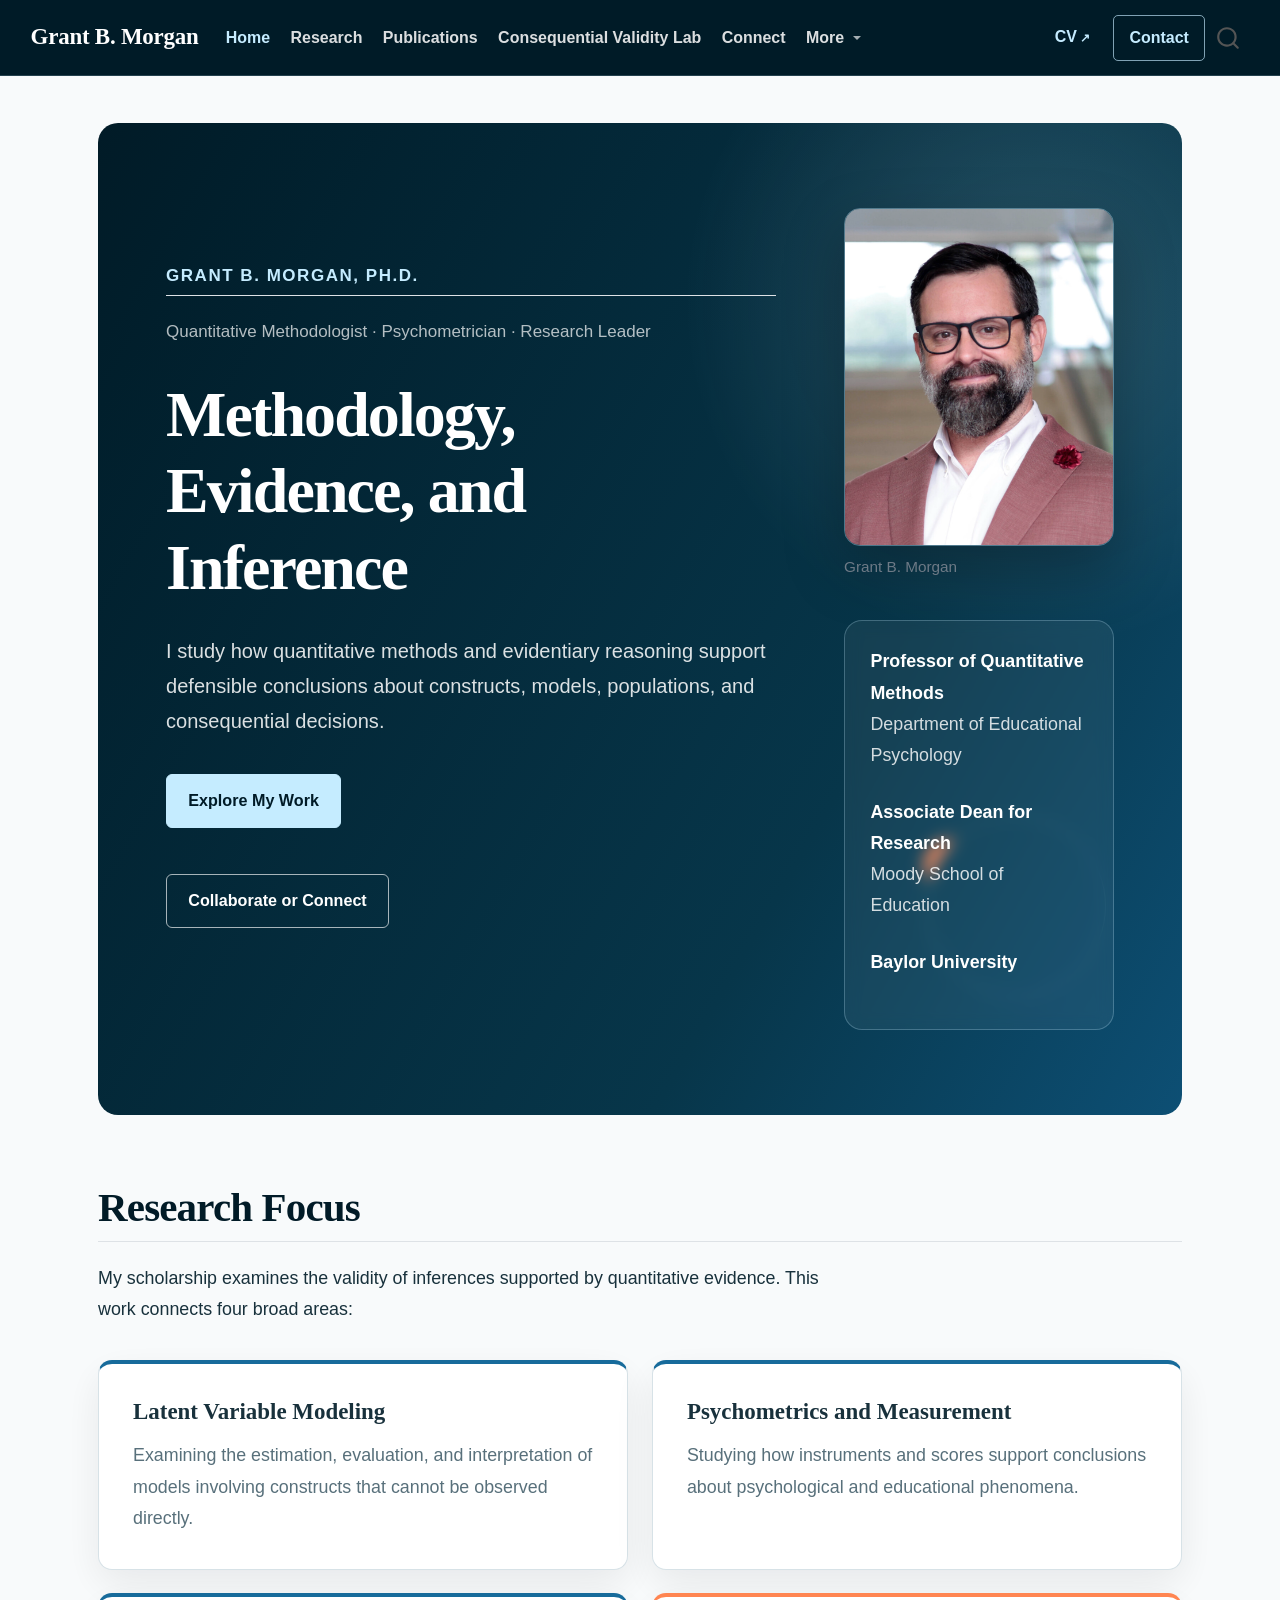
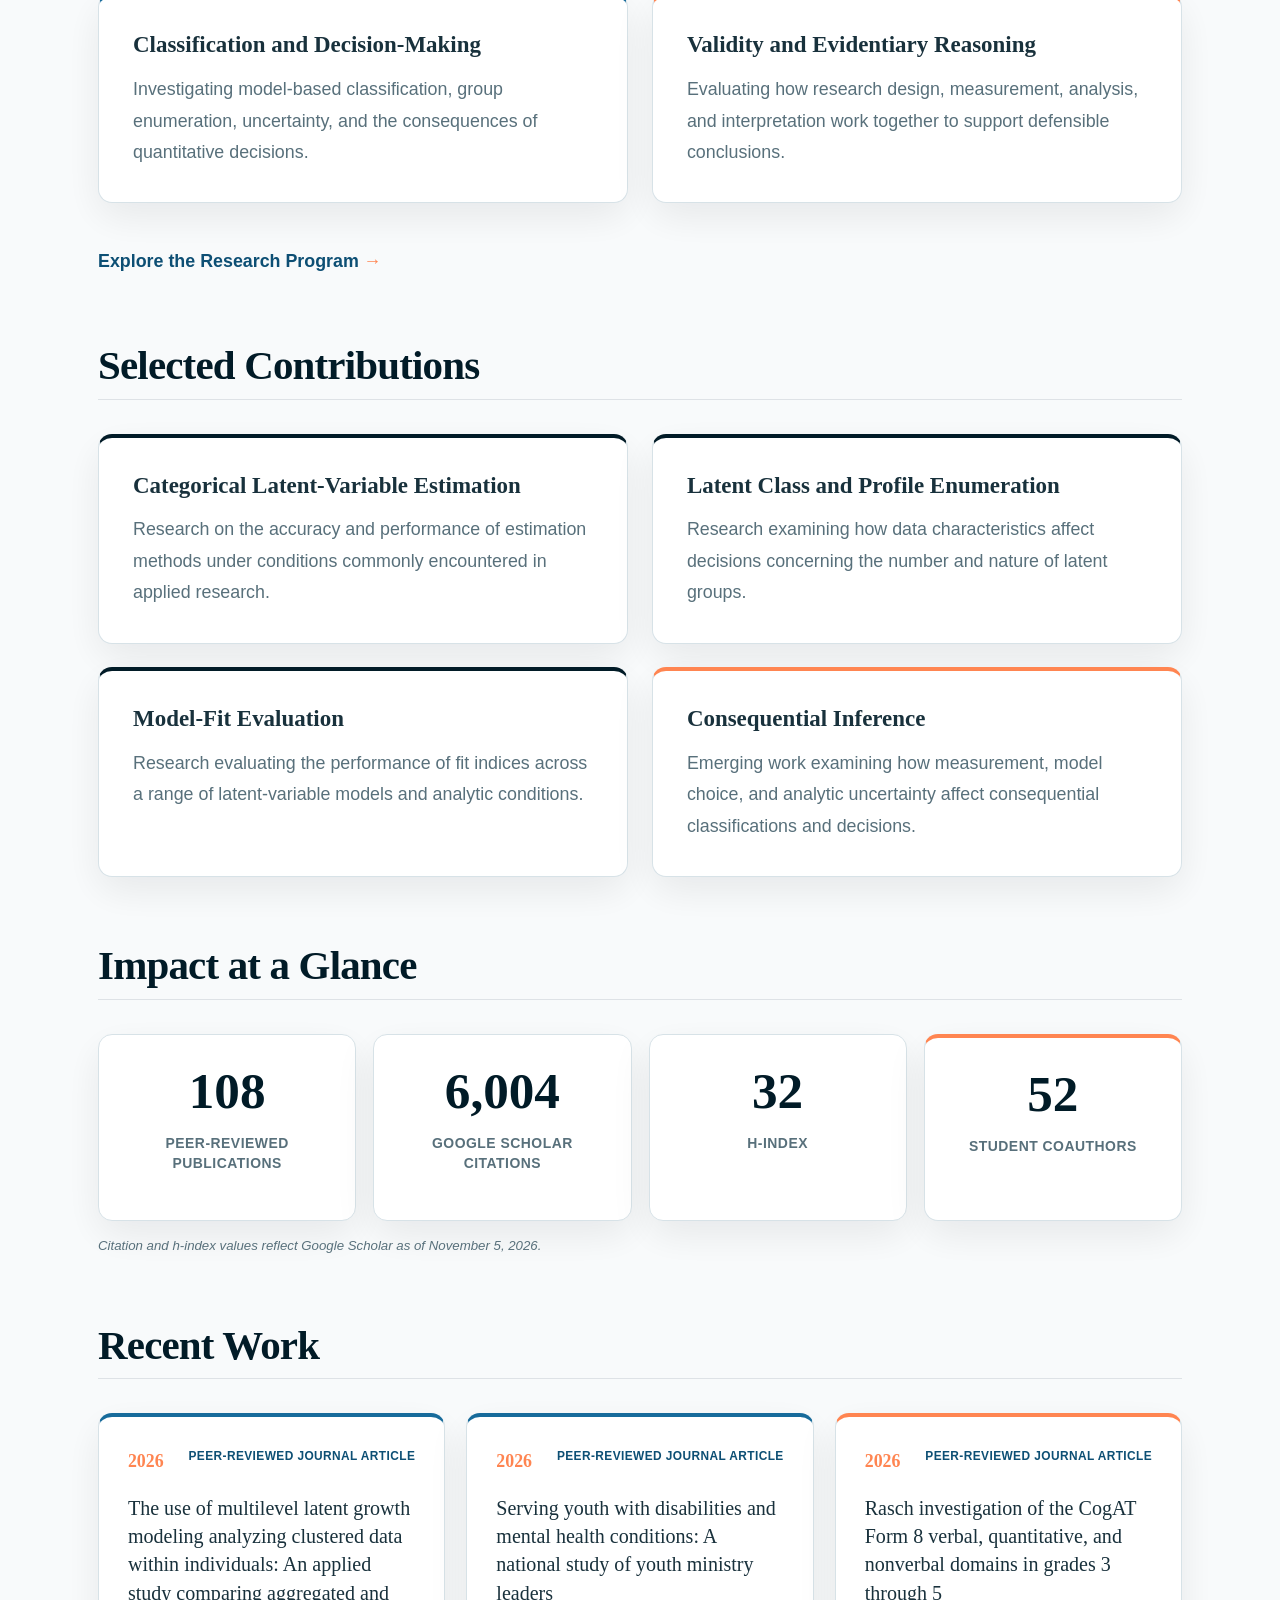
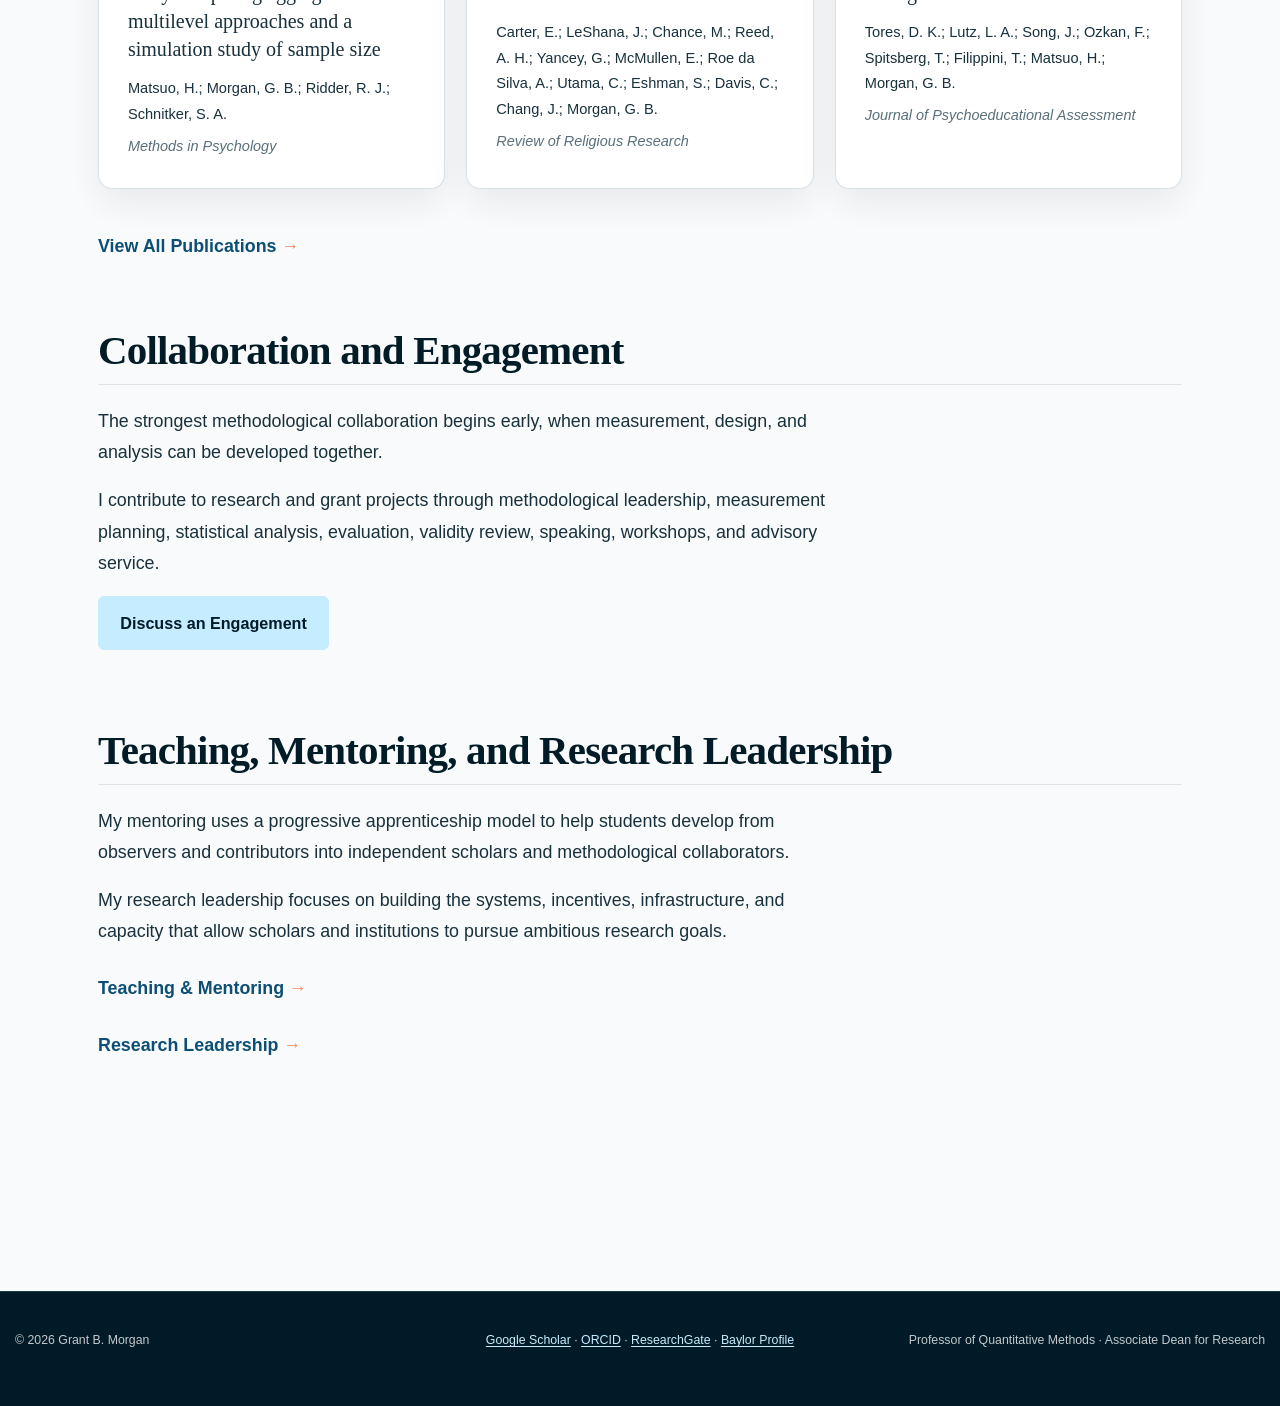
<file: docs/index.html>
<!DOCTYPE html>
<html xmlns="http://www.w3.org/1999/xhtml" lang="en" xml:lang="en"><head>

<meta charset="utf-8">
<meta name="generator" content="quarto-1.9.38">

<meta name="viewport" content="width=device-width, initial-scale=1.0, user-scalable=yes">


<title>Grant B. Morgan</title>
<style>
/* Default styles provided by pandoc.
** See https://pandoc.org/MANUAL.html#variables-for-html for config info.
*/
code{white-space: pre-wrap;}
span.smallcaps{font-variant: small-caps;}
div.columns{display: flex; gap: min(4vw, 1.5em);}
div.column{flex: auto; overflow-x: auto;}
div.hanging-indent{margin-left: 1.5em; text-indent: -1.5em;}
ul.task-list{list-style: none;}
ul.task-list li input[type="checkbox"] {
  width: 0.8em;
  margin: 0 0.8em 0.2em -1em; /* quarto-specific, see https://github.com/quarto-dev/quarto-cli/issues/4556 */ 
  vertical-align: middle;
}
</style>


<script src="site_libs/quarto-nav/quarto-nav.js"></script>
<script src="site_libs/quarto-nav/headroom.min.js"></script>
<script src="site_libs/clipboard/clipboard.min.js"></script>
<script src="site_libs/quarto-search/autocomplete.umd.js"></script>
<script src="site_libs/quarto-search/fuse.min.js"></script>
<script src="site_libs/quarto-search/quarto-search.js"></script>
<meta name="quarto:offset" content="./">
<script src="site_libs/quarto-html/quarto.js" type="module"></script>
<script src="site_libs/quarto-html/tabsets/tabsets.js" type="module"></script>
<script src="site_libs/quarto-html/popper.min.js"></script>
<script src="site_libs/quarto-html/tippy.umd.min.js"></script>
<script src="site_libs/quarto-html/anchor.min.js"></script>
<link href="site_libs/quarto-html/tippy.css" rel="stylesheet">
<link href="site_libs/quarto-html/quarto-syntax-highlighting-15634bcf2e68342d4ad2dfa704d543f6.css" rel="stylesheet" id="quarto-text-highlighting-styles">
<script src="site_libs/bootstrap/bootstrap.min.js"></script>
<link href="site_libs/bootstrap/bootstrap-icons.css" rel="stylesheet">
<link href="site_libs/bootstrap/bootstrap-158031087360bce0ff56dc785ce39e06.min.css" rel="stylesheet" append-hash="true" id="quarto-bootstrap" data-mode="light">
<script id="quarto-search-options" type="application/json">{
  "location": "navbar",
  "copy-button": false,
  "collapse-after": 3,
  "panel-placement": "end",
  "type": "overlay",
  "limit": 50,
  "keyboard-shortcut": [
    "f",
    "/",
    "s"
  ],
  "show-item-context": false,
  "language": {
    "search-no-results-text": "No results",
    "search-matching-documents-text": "matching documents",
    "search-copy-link-title": "Copy link to search",
    "search-hide-matches-text": "Hide additional matches",
    "search-more-match-text": "more match in this document",
    "search-more-matches-text": "more matches in this document",
    "search-clear-button-title": "Clear",
    "search-text-placeholder": "",
    "search-detached-cancel-button-title": "Cancel",
    "search-submit-button-title": "Submit",
    "search-label": "Search"
  }
}</script>


<link rel="stylesheet" href="styles.css">
</head>

<body class="nav-fixed quarto-light">

<div id="quarto-search-results"></div>
  <header id="quarto-header" class="headroom fixed-top">
    <nav class="navbar navbar-expand-lg " data-bs-theme="dark">
      <div class="navbar-container container-fluid">
      <div class="navbar-brand-container mx-auto">
    <a class="navbar-brand" href="./index.html">
    <span class="navbar-title">Grant B. Morgan</span>
    </a>
  </div>
            <div id="quarto-search" class="" title="Search"></div>
          <button class="navbar-toggler" type="button" data-bs-toggle="collapse" data-bs-target="#navbarCollapse" aria-controls="navbarCollapse" role="menu" aria-expanded="false" aria-label="Toggle navigation" onclick="if (window.quartoToggleHeadroom) { window.quartoToggleHeadroom(); }">
  <span class="navbar-toggler-icon"></span>
</button>
          <div class="collapse navbar-collapse" id="navbarCollapse">
            <ul class="navbar-nav navbar-nav-scroll me-auto">
  <li class="nav-item">
    <a class="nav-link active" href="./index.html" aria-current="page"> 
<span class="menu-text">Home</span></a>
  </li>  
  <li class="nav-item">
    <a class="nav-link" href="./research.html"> 
<span class="menu-text">Research</span></a>
  </li>  
  <li class="nav-item">
    <a class="nav-link" href="./publications.html"> 
<span class="menu-text">Publications</span></a>
  </li>  
  <li class="nav-item">
    <a class="nav-link" href="./consequential-validity-lab.html"> 
<span class="menu-text">Consequential Validity Lab</span></a>
  </li>  
  <li class="nav-item">
    <a class="nav-link" href="./engagement.html"> 
<span class="menu-text">Connect</span></a>
  </li>  
  <li class="nav-item dropdown ">
    <a class="nav-link dropdown-toggle" href="#" id="nav-menu-more" role="link" data-bs-toggle="dropdown" aria-expanded="false">
 <span class="menu-text">More</span>
    </a>
    <ul class="dropdown-menu" aria-labelledby="nav-menu-more">    
        <li>
    <a class="dropdown-item" href="./teaching.html">
 <span class="dropdown-text">Teaching &amp; Mentoring</span></a>
  </li>  
        <li>
    <a class="dropdown-item" href="./leadership.html">
 <span class="dropdown-text">Leadership</span></a>
  </li>  
        <li>
    <a class="dropdown-item" href="./resources.html">
 <span class="dropdown-text">Resources</span></a>
  </li>  
        <li>
    <a class="dropdown-item" href="./about.html">
 <span class="dropdown-text">About</span></a>
  </li>  
    </ul>
  </li>
</ul>
            <ul class="navbar-nav navbar-nav-scroll ms-auto">
  <li class="nav-item">
    <a class="nav-link" href="./assets/documents/grant-morgan-cv.pdf" target="_blank"> 
<span class="menu-text">CV</span></a>
  </li>  
  <li class="nav-item">
    <a class="nav-link" href="./contact.html"> 
<span class="menu-text">Contact</span></a>
  </li>  
</ul>
          </div> <!-- /navcollapse -->
            <div class="quarto-navbar-tools">
</div>
      </div> <!-- /container-fluid -->
    </nav>
</header>
<!-- content -->
<div id="quarto-content" class="quarto-container page-columns page-rows-contents page-layout-full page-navbar">
<!-- sidebar -->
<!-- margin-sidebar -->
    
<!-- main -->
<main class="content column-page" id="quarto-document-content"><header id="title-block-header" class="quarto-title-block"></header>




<div class="hero-section">
<div class="hero-content">
<section id="grant-b.-morgan-ph.d." class="level2">
<h2 class="anchored" data-anchor-id="grant-b.-morgan-ph.d.">Grant B. Morgan, Ph.D.</h2>
<section id="quantitative-methodologist-psychometrician-research-leader" class="level3">
<h3 class="anchored" data-anchor-id="quantitative-methodologist-psychometrician-research-leader">Quantitative Methodologist · Psychometrician · Research Leader</h3>
</section>
</section>
<section id="methodology-evidence-and-inference" class="level1">
<h1>Methodology, Evidence, and Inference</h1>
<p>I study how quantitative methods and evidentiary reasoning support defensible conclusions about constructs, models, populations, and consequential decisions.</p>
<p><a href="./research.html" class="btn btn-primary">Explore My Work</a></p>
<p><a href="./engagement.html" class="btn btn-outline-primary">Collaborate or Connect</a></p>
</section>
</div>
<div class="hero-profile">
<div class="quarto-figure quarto-figure-center">
<figure class="figure">
<p><img src="assets/images/grant-morgan-headshot.png" class="hero-headshot img-fluid figure-img"></p>
<figcaption>Grant B. Morgan</figcaption>
</figure>
</div>
<div class="hero-appointments">
<p><strong>Professor of Quantitative Methods</strong><br>
Department of Educational Psychology</p>
<p><strong>Associate Dean for Research</strong><br>
Moody School of Education</p>
<p><strong>Baylor University</strong></p>
</div>
</div>
</div>
<section id="research-focus" class="level2">
<h2 class="anchored" data-anchor-id="research-focus">Research Focus</h2>
<p>My scholarship examines the validity of inferences supported by quantitative evidence. This work connects four broad areas:</p>
<div class="research-grid">
<section id="latent-variable-modeling" class="level3 research-card">
<h3 class="anchored" data-anchor-id="latent-variable-modeling">Latent Variable Modeling</h3>
<p>Examining the estimation, evaluation, and interpretation of models involving constructs that cannot be observed directly.</p>
</section>
<section id="psychometrics-and-measurement" class="level3 research-card">
<h3 class="anchored" data-anchor-id="psychometrics-and-measurement">Psychometrics and Measurement</h3>
<p>Studying how instruments and scores support conclusions about psychological and educational phenomena.</p>
</section>
<section id="classification-and-decision-making" class="level3 research-card">
<h3 class="anchored" data-anchor-id="classification-and-decision-making">Classification and Decision-Making</h3>
<p>Investigating model-based classification, group enumeration, uncertainty, and the consequences of quantitative decisions.</p>
</section>
<section id="validity-and-evidentiary-reasoning" class="level3 research-card">
<h3 class="anchored" data-anchor-id="validity-and-evidentiary-reasoning">Validity and Evidentiary Reasoning</h3>
<p>Evaluating how research design, measurement, analysis, and interpretation work together to support defensible conclusions.</p>
</section>
</div>
<p><a href="./research.html" class="section-link">Explore the Research Program</a></p>
</section>
<section id="selected-contributions" class="level2">
<h2 class="anchored" data-anchor-id="selected-contributions">Selected Contributions</h2>
<div class="contribution-grid">
<section id="categorical-latent-variable-estimation" class="level3 contribution-card">
<h3 class="anchored" data-anchor-id="categorical-latent-variable-estimation">Categorical Latent-Variable Estimation</h3>
<p>Research on the accuracy and performance of estimation methods under conditions commonly encountered in applied research.</p>
</section>
<section id="latent-class-and-profile-enumeration" class="level3 contribution-card">
<h3 class="anchored" data-anchor-id="latent-class-and-profile-enumeration">Latent Class and Profile Enumeration</h3>
<p>Research examining how data characteristics affect decisions concerning the number and nature of latent groups.</p>
</section>
<section id="model-fit-evaluation" class="level3 contribution-card">
<h3 class="anchored" data-anchor-id="model-fit-evaluation">Model-Fit Evaluation</h3>
<p>Research evaluating the performance of fit indices across a range of latent-variable models and analytic conditions.</p>
</section>
<section id="consequential-inference" class="level3 contribution-card">
<h3 class="anchored" data-anchor-id="consequential-inference">Consequential Inference</h3>
<p>Emerging work examining how measurement, model choice, and analytic uncertainty affect consequential classifications and decisions.</p>
</section>
</div>
</section>
<section id="impact-at-a-glance" class="level2">
<h2 class="anchored" data-anchor-id="impact-at-a-glance">Impact at a Glance</h2>
<div class="impact-metrics">
<div class="impact-metric">
<p><span class="impact-number">108</span></p>
<p><span class="impact-label">Peer-Reviewed Publications</span></p>
</div>
<div class="impact-metric">
<p><span class="impact-number">6,004</span></p>
<p><span class="impact-label">Google Scholar Citations</span></p>
</div>
<div class="impact-metric">
<p><span class="impact-number">32</span></p>
<p><span class="impact-label">h-index</span></p>
</div>
<div class="impact-metric">
<p><span class="impact-number">52</span></p>
<p><span class="impact-label">Student Coauthors</span></p>
</div>
</div>
<p class="impact-note">
Citation and h-index values reflect Google Scholar as of November 5, 2026.
</p>
</section>
<section id="recent-work" class="level2">
<h2 class="anchored" data-anchor-id="recent-work">Recent Work</h2>
<div class="home-publication-grid">
<article class="home-publication-card">
<div class="home-publication-topline">
<span class="home-publication-year">2026</span><span class="home-publication-type">Peer-Reviewed Journal Article</span>
</div>
<h3 class="anchored">
<a href="https://doi.org/10.1016/j.metip.2026.100245" target="_blank" rel="noopener noreferrer">The use of multilevel latent growth modeling analyzing clustered data within individuals: An applied study comparing aggregated and multilevel approaches and a simulation study of sample size</a>
</h3>
<p class="home-publication-authors">
Matsuo, H.; Morgan, G. B.; Ridder, R. J.; Schnitker, S. A.
</p>
<p class="home-publication-source">
<em>Methods in Psychology</em>
</p>
</article>
<article class="home-publication-card">
<div class="home-publication-topline">
<span class="home-publication-year">2026</span><span class="home-publication-type">Peer-Reviewed Journal Article</span>
</div>
<h3 class="anchored">
<a href="https://doi.org/10.1177/0034673X261464746" target="_blank" rel="noopener noreferrer">Serving youth with disabilities and mental health conditions: A national study of youth ministry leaders</a>
</h3>
<p class="home-publication-authors">
Carter, E.; LeShana, J.; Chance, M.; Reed, A. H.; Yancey, G.; McMullen, E.; Roe da Silva, A.; Utama, C.; Eshman, S.; Davis, C.; Chang, J.; Morgan, G. B.
</p>
<p class="home-publication-source">
<em>Review of Religious Research</em>
</p>
</article>
<article class="home-publication-card">
<div class="home-publication-topline">
<span class="home-publication-year">2026</span><span class="home-publication-type">Peer-Reviewed Journal Article</span>
</div>
<h3 class="anchored">
<a href="https://doi.org/10.1177/07342829251381509" target="_blank" rel="noopener noreferrer">Rasch investigation of the CogAT Form 8 verbal, quantitative, and nonverbal domains in grades 3 through 5</a>
</h3>
<p class="home-publication-authors">
Tores, D. K.; Lutz, L. A.; Song, J.; Ozkan, F.; Spitsberg, T.; Filippini, T.; Matsuo, H.; Morgan, G. B.
</p>
<p class="home-publication-source">
<em>Journal of Psychoeducational Assessment</em>
</p>
</article>
</div>
<p><a href="./publications.html" class="section-link">View All Publications</a></p>
</section>
<section id="collaboration-and-engagement" class="level2">
<h2 class="anchored" data-anchor-id="collaboration-and-engagement">Collaboration and Engagement</h2>
<p>The strongest methodological collaboration begins early, when measurement, design, and analysis can be developed together.</p>
<p>I contribute to research and grant projects through methodological leadership, measurement planning, statistical analysis, evaluation, validity review, speaking, workshops, and advisory service.</p>
<p><a href="./engagement.html" class="btn btn-primary">Discuss an Engagement</a></p>
</section>
<section id="teaching-mentoring-and-research-leadership" class="level2">
<h2 class="anchored" data-anchor-id="teaching-mentoring-and-research-leadership">Teaching, Mentoring, and Research Leadership</h2>
<p>My mentoring uses a progressive apprenticeship model to help students develop from observers and contributors into independent scholars and methodological collaborators.</p>
<p>My research leadership focuses on building the systems, incentives, infrastructure, and capacity that allow scholars and institutions to pursue ambitious research goals.</p>
<p><a href="./teaching.html" class="section-link">Teaching &amp; Mentoring</a></p>
<p><a href="./leadership.html" class="section-link">Research Leadership</a></p>


</section>

</main> <!-- /main -->
<script id="quarto-html-after-body" type="application/javascript">
  window.document.addEventListener("DOMContentLoaded", function (event) {
    const icon = "";
    const anchorJS = new window.AnchorJS();
    anchorJS.options = {
      placement: 'right',
      icon: icon
    };
    anchorJS.add('.anchored');
    const isCodeAnnotation = (el) => {
      for (const clz of el.classList) {
        if (clz.startsWith('code-annotation-')) {                     
          return true;
        }
      }
      return false;
    }
    const onCopySuccess = function(e) {
      // button target
      const button = e.trigger;
      // don't keep focus
      button.blur();
      // flash "checked"
      button.classList.add('code-copy-button-checked');
      var currentTitle = button.getAttribute("title");
      button.setAttribute("title", "Copied!");
      let tooltip;
      if (window.bootstrap) {
        button.setAttribute("data-bs-toggle", "tooltip");
        button.setAttribute("data-bs-placement", "left");
        button.setAttribute("data-bs-title", "Copied!");
        tooltip = new bootstrap.Tooltip(button, 
          { trigger: "manual", 
            customClass: "code-copy-button-tooltip",
            offset: [0, -8]});
        tooltip.show();    
      }
      setTimeout(function() {
        if (tooltip) {
          tooltip.hide();
          button.removeAttribute("data-bs-title");
          button.removeAttribute("data-bs-toggle");
          button.removeAttribute("data-bs-placement");
        }
        button.setAttribute("title", currentTitle);
        button.classList.remove('code-copy-button-checked');
      }, 1000);
      // clear code selection
      e.clearSelection();
    }
    const getTextToCopy = function(trigger) {
      const outerScaffold = trigger.parentElement.cloneNode(true);
      const codeEl = outerScaffold.querySelector('code');
      for (const childEl of codeEl.children) {
        if (isCodeAnnotation(childEl)) {
          childEl.remove();
        }
      }
      return codeEl.innerText;
    }
    const clipboard = new window.ClipboardJS('.code-copy-button:not([data-in-quarto-modal])', {
      text: getTextToCopy
    });
    clipboard.on('success', onCopySuccess);
    if (window.document.getElementById('quarto-embedded-source-code-modal')) {
      const clipboardModal = new window.ClipboardJS('.code-copy-button[data-in-quarto-modal]', {
        text: getTextToCopy,
        container: window.document.getElementById('quarto-embedded-source-code-modal')
      });
      clipboardModal.on('success', onCopySuccess);
    }
      var localhostRegex = new RegExp(/^(?:http|https):\/\/localhost\:?[0-9]*\//);
      var mailtoRegex = new RegExp(/^mailto:/);
        var filterRegex = new RegExp('/' + window.location.host + '/');
      var isInternal = (href) => {
          return filterRegex.test(href) || localhostRegex.test(href) || mailtoRegex.test(href);
      }
      // Inspect non-navigation links and adorn them if external
     var links = window.document.querySelectorAll('a[href]:not(.nav-link):not(.navbar-brand):not(.toc-action):not(.sidebar-link):not(.sidebar-item-toggle):not(.pagination-link):not(.no-external):not([aria-hidden]):not(.dropdown-item):not(.quarto-navigation-tool):not(.about-link)');
      for (var i=0; i<links.length; i++) {
        const link = links[i];
        if (!isInternal(link.href)) {
          // undo the damage that might have been done by quarto-nav.js in the case of
          // links that we want to consider external
          if (link.dataset.originalHref !== undefined) {
            link.href = link.dataset.originalHref;
          }
        }
      }
    function tippyHover(el, contentFn, onTriggerFn, onUntriggerFn) {
      const config = {
        allowHTML: true,
        maxWidth: 500,
        delay: 100,
        arrow: false,
        appendTo: function(el) {
            return el.parentElement;
        },
        interactive: true,
        interactiveBorder: 10,
        theme: 'quarto',
        placement: 'bottom-start',
      };
      if (contentFn) {
        config.content = contentFn;
      }
      if (onTriggerFn) {
        config.onTrigger = onTriggerFn;
      }
      if (onUntriggerFn) {
        config.onUntrigger = onUntriggerFn;
      }
      window.tippy(el, config); 
    }
    const noterefs = window.document.querySelectorAll('a[role="doc-noteref"]');
    for (var i=0; i<noterefs.length; i++) {
      const ref = noterefs[i];
      tippyHover(ref, function() {
        // use id or data attribute instead here
        let href = ref.getAttribute('data-footnote-href') || ref.getAttribute('href');
        try { href = new URL(href).hash; } catch {}
        const id = href.replace(/^#\/?/, "");
        const note = window.document.getElementById(id);
        if (note) {
          return note.innerHTML;
        } else {
          return "";
        }
      });
    }
    const xrefs = window.document.querySelectorAll('a.quarto-xref');
    const processXRef = (id, note) => {
      // Strip column container classes
      const stripColumnClz = (el) => {
        el.classList.remove("page-full", "page-columns");
        if (el.children) {
          for (const child of el.children) {
            stripColumnClz(child);
          }
        }
      }
      stripColumnClz(note)
      if (id === null || id.startsWith('sec-')) {
        // Special case sections, only their first couple elements
        const container = document.createElement("div");
        if (note.children && note.children.length > 2) {
          container.appendChild(note.children[0].cloneNode(true));
          for (let i = 1; i < note.children.length; i++) {
            const child = note.children[i];
            if (child.tagName === "P" && child.innerText === "") {
              continue;
            } else {
              container.appendChild(child.cloneNode(true));
              break;
            }
          }
          if (window.Quarto?.typesetMath) {
            window.Quarto.typesetMath(container);
          }
          return container.innerHTML
        } else {
          if (window.Quarto?.typesetMath) {
            window.Quarto.typesetMath(note);
          }
          return note.innerHTML;
        }
      } else {
        // Remove any anchor links if they are present
        const anchorLink = note.querySelector('a.anchorjs-link');
        if (anchorLink) {
          anchorLink.remove();
        }
        if (window.Quarto?.typesetMath) {
          window.Quarto.typesetMath(note);
        }
        if (note.classList.contains("callout")) {
          return note.outerHTML;
        } else {
          return note.innerHTML;
        }
      }
    }
    for (var i=0; i<xrefs.length; i++) {
      const xref = xrefs[i];
      tippyHover(xref, undefined, function(instance) {
        instance.disable();
        let url = xref.getAttribute('href');
        let hash = undefined; 
        if (url.startsWith('#')) {
          hash = url;
        } else {
          try { hash = new URL(url).hash; } catch {}
        }
        if (hash) {
          const id = hash.replace(/^#\/?/, "");
          const note = window.document.getElementById(id);
          if (note !== null) {
            try {
              const html = processXRef(id, note.cloneNode(true));
              instance.setContent(html);
            } finally {
              instance.enable();
              instance.show();
            }
          } else {
            // See if we can fetch this
            fetch(url.split('#')[0])
            .then(res => res.text())
            .then(html => {
              const parser = new DOMParser();
              const htmlDoc = parser.parseFromString(html, "text/html");
              const note = htmlDoc.getElementById(id);
              if (note !== null) {
                const html = processXRef(id, note);
                instance.setContent(html);
              } 
            }).finally(() => {
              instance.enable();
              instance.show();
            });
          }
        } else {
          // See if we can fetch a full url (with no hash to target)
          // This is a special case and we should probably do some content thinning / targeting
          fetch(url)
          .then(res => res.text())
          .then(html => {
            const parser = new DOMParser();
            const htmlDoc = parser.parseFromString(html, "text/html");
            const note = htmlDoc.querySelector('main.content');
            if (note !== null) {
              // This should only happen for chapter cross references
              // (since there is no id in the URL)
              // remove the first header
              if (note.children.length > 0 && note.children[0].tagName === "HEADER") {
                note.children[0].remove();
              }
              const html = processXRef(null, note);
              instance.setContent(html);
            } 
          }).finally(() => {
            instance.enable();
            instance.show();
          });
        }
      }, function(instance) {
      });
    }
        let selectedAnnoteEl;
        const selectorForAnnotation = ( cell, annotation) => {
          let cellAttr = 'data-code-cell="' + cell + '"';
          let lineAttr = 'data-code-annotation="' +  annotation + '"';
          const selector = 'span[' + cellAttr + '][' + lineAttr + ']';
          return selector;
        }
        const selectCodeLines = (annoteEl) => {
          const doc = window.document;
          const targetCell = annoteEl.getAttribute("data-target-cell");
          const targetAnnotation = annoteEl.getAttribute("data-target-annotation");
          const annoteSpan = window.document.querySelector(selectorForAnnotation(targetCell, targetAnnotation));
          const lines = annoteSpan.getAttribute("data-code-lines").split(",");
          const lineIds = lines.map((line) => {
            return targetCell + "-" + line;
          })
          let top = null;
          let height = null;
          let parent = null;
          if (lineIds.length > 0) {
              //compute the position of the single el (top and bottom and make a div)
              const el = window.document.getElementById(lineIds[0]);
              top = el.offsetTop;
              height = el.offsetHeight;
              parent = el.parentElement.parentElement;
            if (lineIds.length > 1) {
              const lastEl = window.document.getElementById(lineIds[lineIds.length - 1]);
              const bottom = lastEl.offsetTop + lastEl.offsetHeight;
              height = bottom - top;
            }
            if (top !== null && height !== null && parent !== null) {
              // cook up a div (if necessary) and position it 
              let div = window.document.getElementById("code-annotation-line-highlight");
              if (div === null) {
                div = window.document.createElement("div");
                div.setAttribute("id", "code-annotation-line-highlight");
                div.style.position = 'absolute';
                parent.appendChild(div);
              }
              div.style.top = top - 2 + "px";
              div.style.height = height + 4 + "px";
              div.style.left = 0;
              let gutterDiv = window.document.getElementById("code-annotation-line-highlight-gutter");
              if (gutterDiv === null) {
                gutterDiv = window.document.createElement("div");
                gutterDiv.setAttribute("id", "code-annotation-line-highlight-gutter");
                gutterDiv.style.position = 'absolute';
                const codeCell = window.document.getElementById(targetCell);
                const gutter = codeCell.querySelector('.code-annotation-gutter');
                gutter.appendChild(gutterDiv);
              }
              gutterDiv.style.top = top - 2 + "px";
              gutterDiv.style.height = height + 4 + "px";
            }
            selectedAnnoteEl = annoteEl;
          }
        };
        const unselectCodeLines = () => {
          const elementsIds = ["code-annotation-line-highlight", "code-annotation-line-highlight-gutter"];
          elementsIds.forEach((elId) => {
            const div = window.document.getElementById(elId);
            if (div) {
              div.remove();
            }
          });
          selectedAnnoteEl = undefined;
        };
          // Handle positioning of the toggle
      window.addEventListener(
        "resize",
        throttle(() => {
          elRect = undefined;
          if (selectedAnnoteEl) {
            selectCodeLines(selectedAnnoteEl);
          }
        }, 10)
      );
      function throttle(fn, ms) {
      let throttle = false;
      let timer;
        return (...args) => {
          if(!throttle) { // first call gets through
              fn.apply(this, args);
              throttle = true;
          } else { // all the others get throttled
              if(timer) clearTimeout(timer); // cancel #2
              timer = setTimeout(() => {
                fn.apply(this, args);
                timer = throttle = false;
              }, ms);
          }
        };
      }
        // Attach click handler to the DT
        const annoteDls = window.document.querySelectorAll('dt[data-target-cell]');
        for (const annoteDlNode of annoteDls) {
          annoteDlNode.addEventListener('click', (event) => {
            const clickedEl = event.target;
            if (clickedEl !== selectedAnnoteEl) {
              unselectCodeLines();
              const activeEl = window.document.querySelector('dt[data-target-cell].code-annotation-active');
              if (activeEl) {
                activeEl.classList.remove('code-annotation-active');
              }
              selectCodeLines(clickedEl);
              clickedEl.classList.add('code-annotation-active');
            } else {
              // Unselect the line
              unselectCodeLines();
              clickedEl.classList.remove('code-annotation-active');
            }
          });
        }
    const findCites = (el) => {
      const parentEl = el.parentElement;
      if (parentEl) {
        const cites = parentEl.dataset.cites;
        if (cites) {
          return {
            el,
            cites: cites.split(' ')
          };
        } else {
          return findCites(el.parentElement)
        }
      } else {
        return undefined;
      }
    };
    var bibliorefs = window.document.querySelectorAll('a[role="doc-biblioref"]');
    for (var i=0; i<bibliorefs.length; i++) {
      const ref = bibliorefs[i];
      const citeInfo = findCites(ref);
      if (citeInfo) {
        tippyHover(citeInfo.el, function() {
          var popup = window.document.createElement('div');
          citeInfo.cites.forEach(function(cite) {
            var citeDiv = window.document.createElement('div');
            citeDiv.classList.add('hanging-indent');
            citeDiv.classList.add('csl-entry');
            var biblioDiv = window.document.getElementById('ref-' + cite);
            if (biblioDiv) {
              citeDiv.innerHTML = biblioDiv.innerHTML;
            }
            popup.appendChild(citeDiv);
          });
          return popup.innerHTML;
        });
      }
    }
  });
  </script>
</div> <!-- /content -->
<footer class="footer">
  <div class="nav-footer">
    <div class="nav-footer-left">
<p>© 2026 Grant B. Morgan</p>
</div>   
    <div class="nav-footer-center">
<p><a href="https://scholar.google.com/citations?user=4su2ni8AAAAJ&amp;hl=en">Google Scholar</a> · <a href="https://orcid.org/0000-0002-3077-4643">ORCID</a> · <a href="https://www.researchgate.net/profile/Grant-Morgan-4">ResearchGate</a> · <a href="https://edp.soe.baylor.edu/grant-morgan">Baylor Profile</a></p>
</div>
    <div class="nav-footer-right">
<p>Professor of Quantitative Methods · Associate Dean for Research</p>
</div>
  </div>
</footer>




</body></html>
</file>
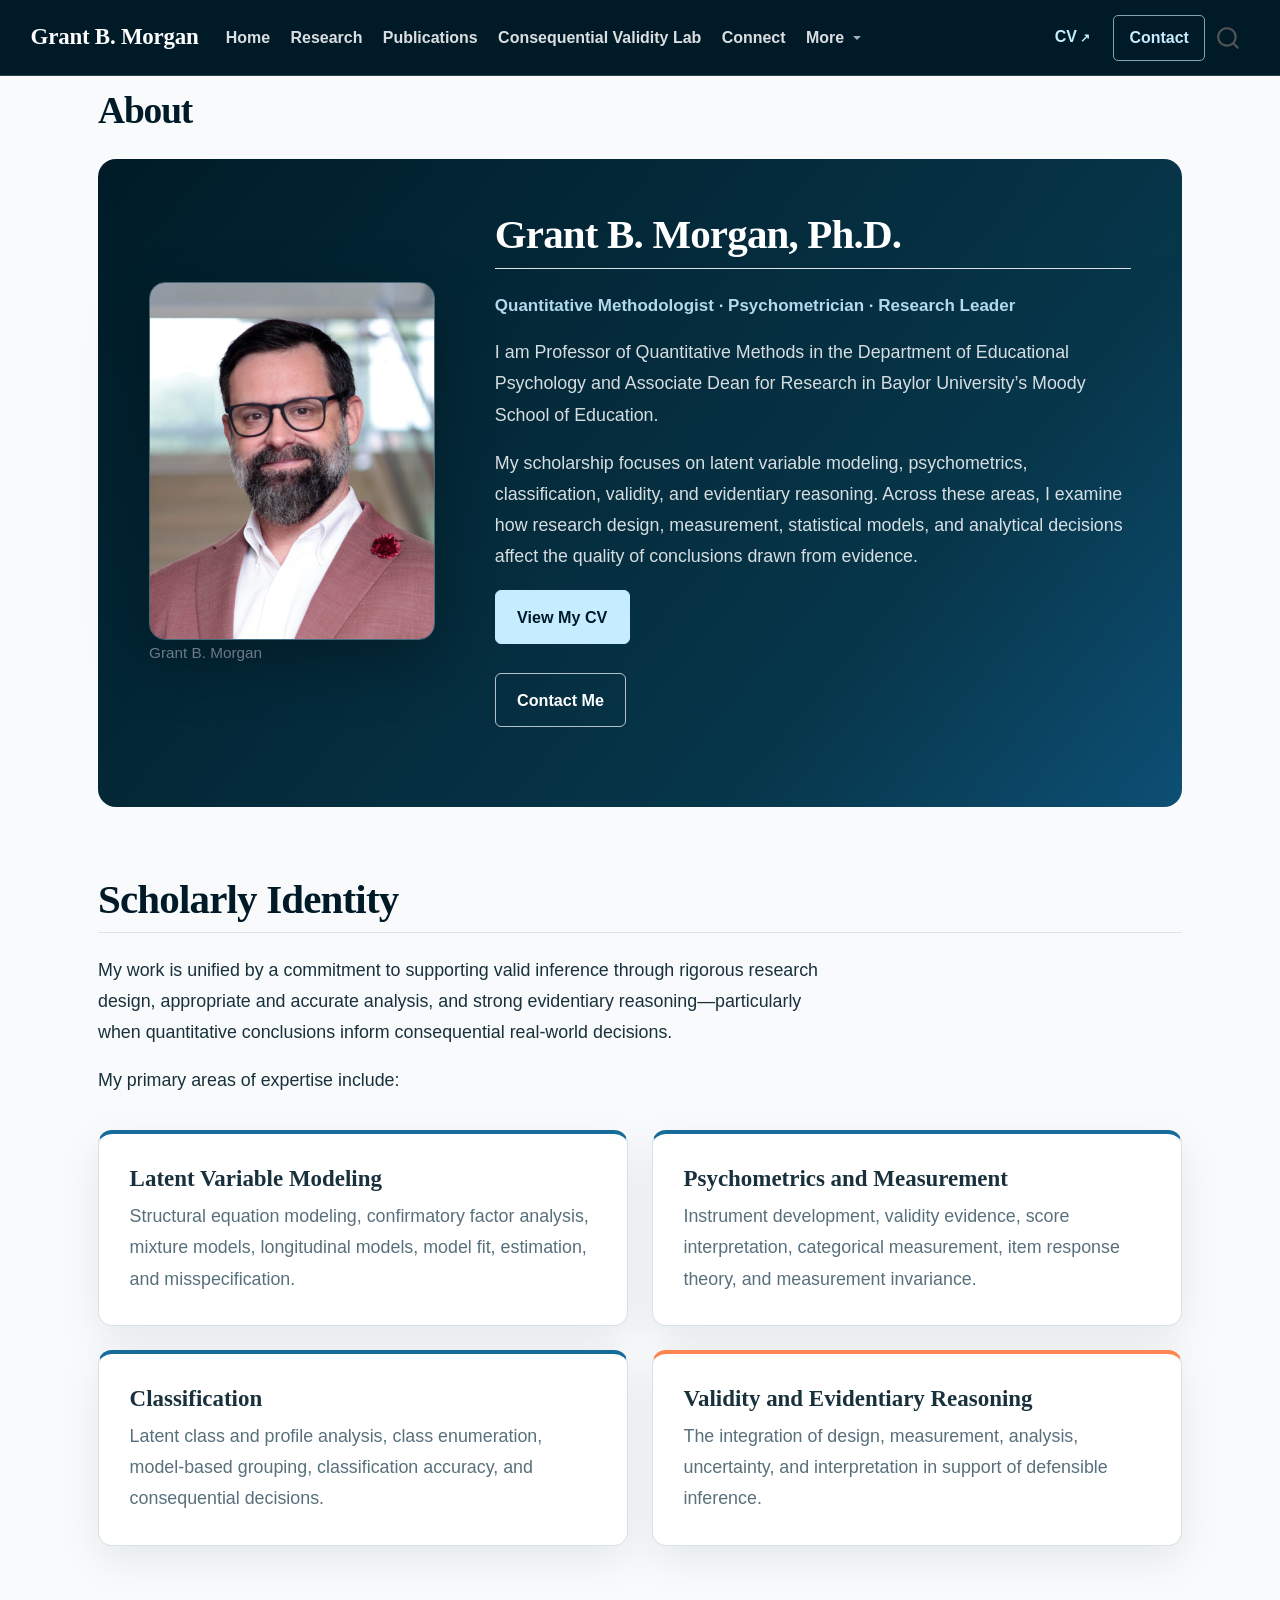
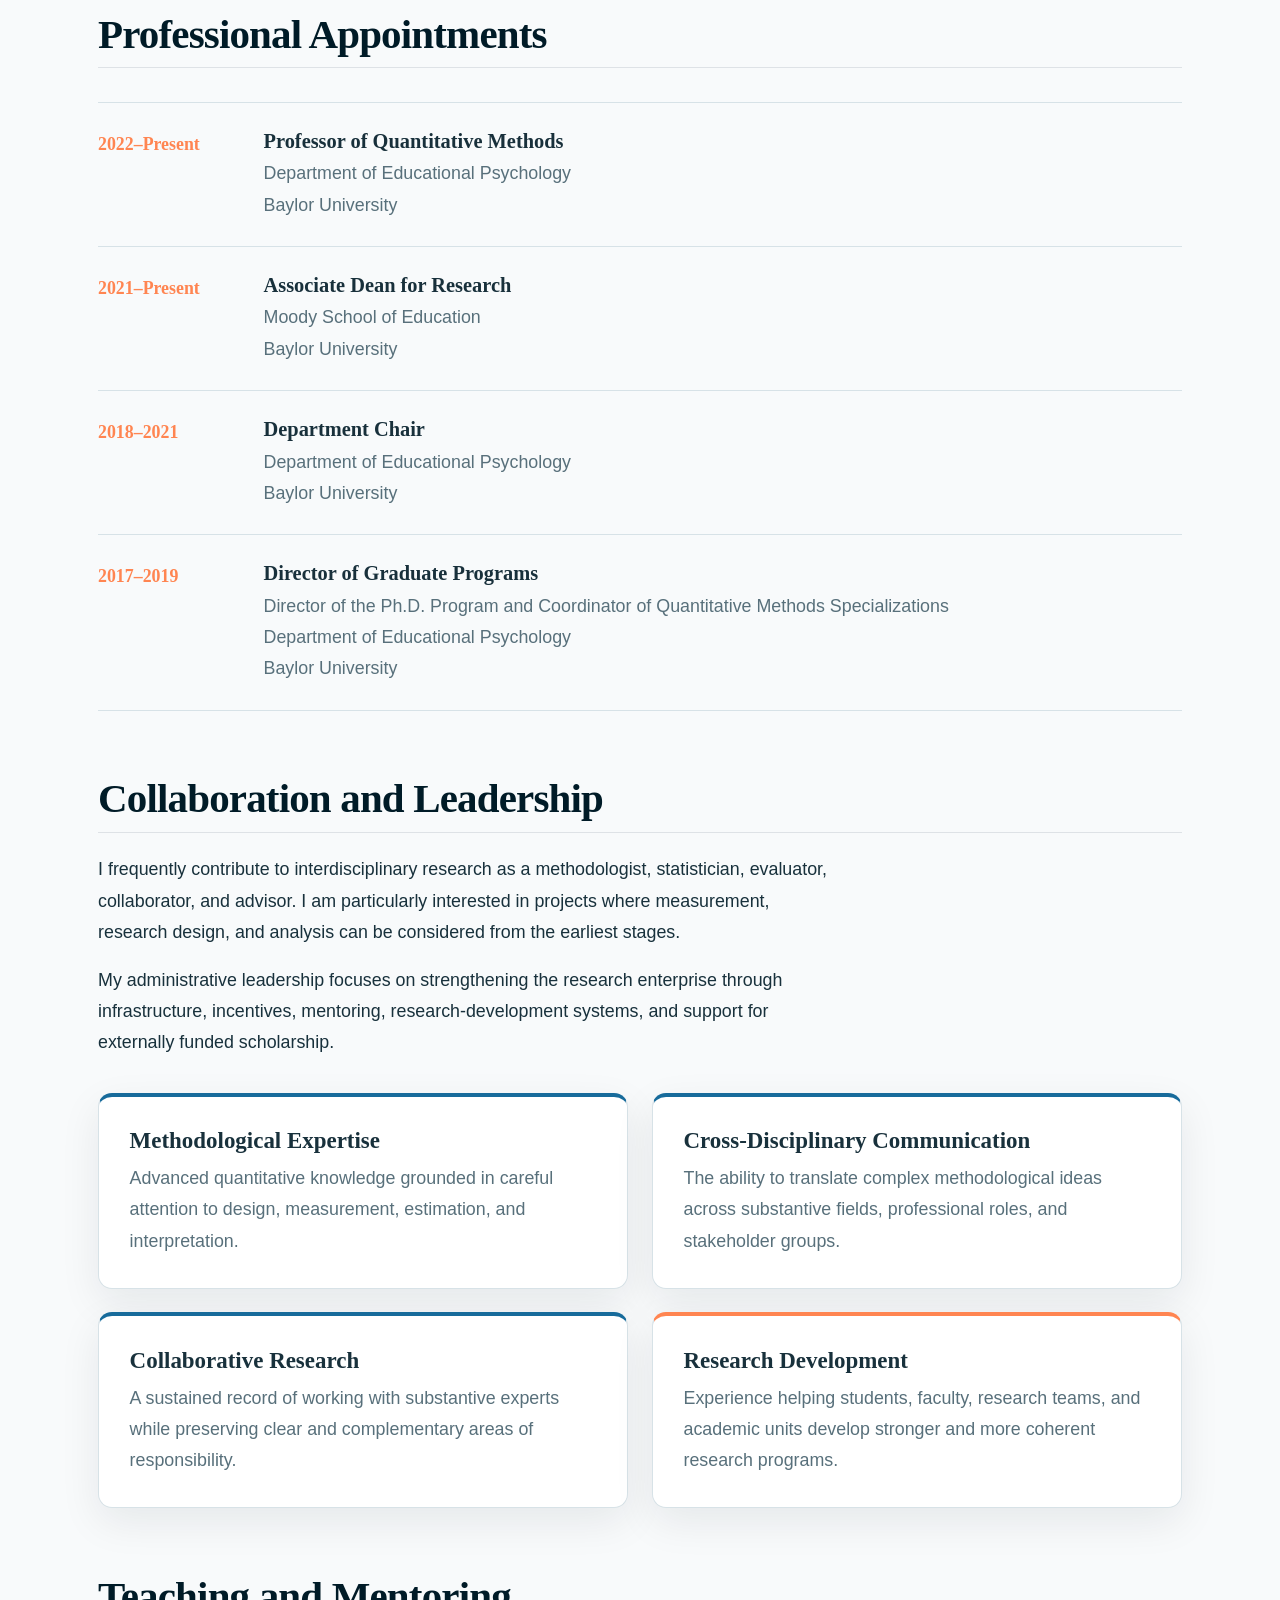
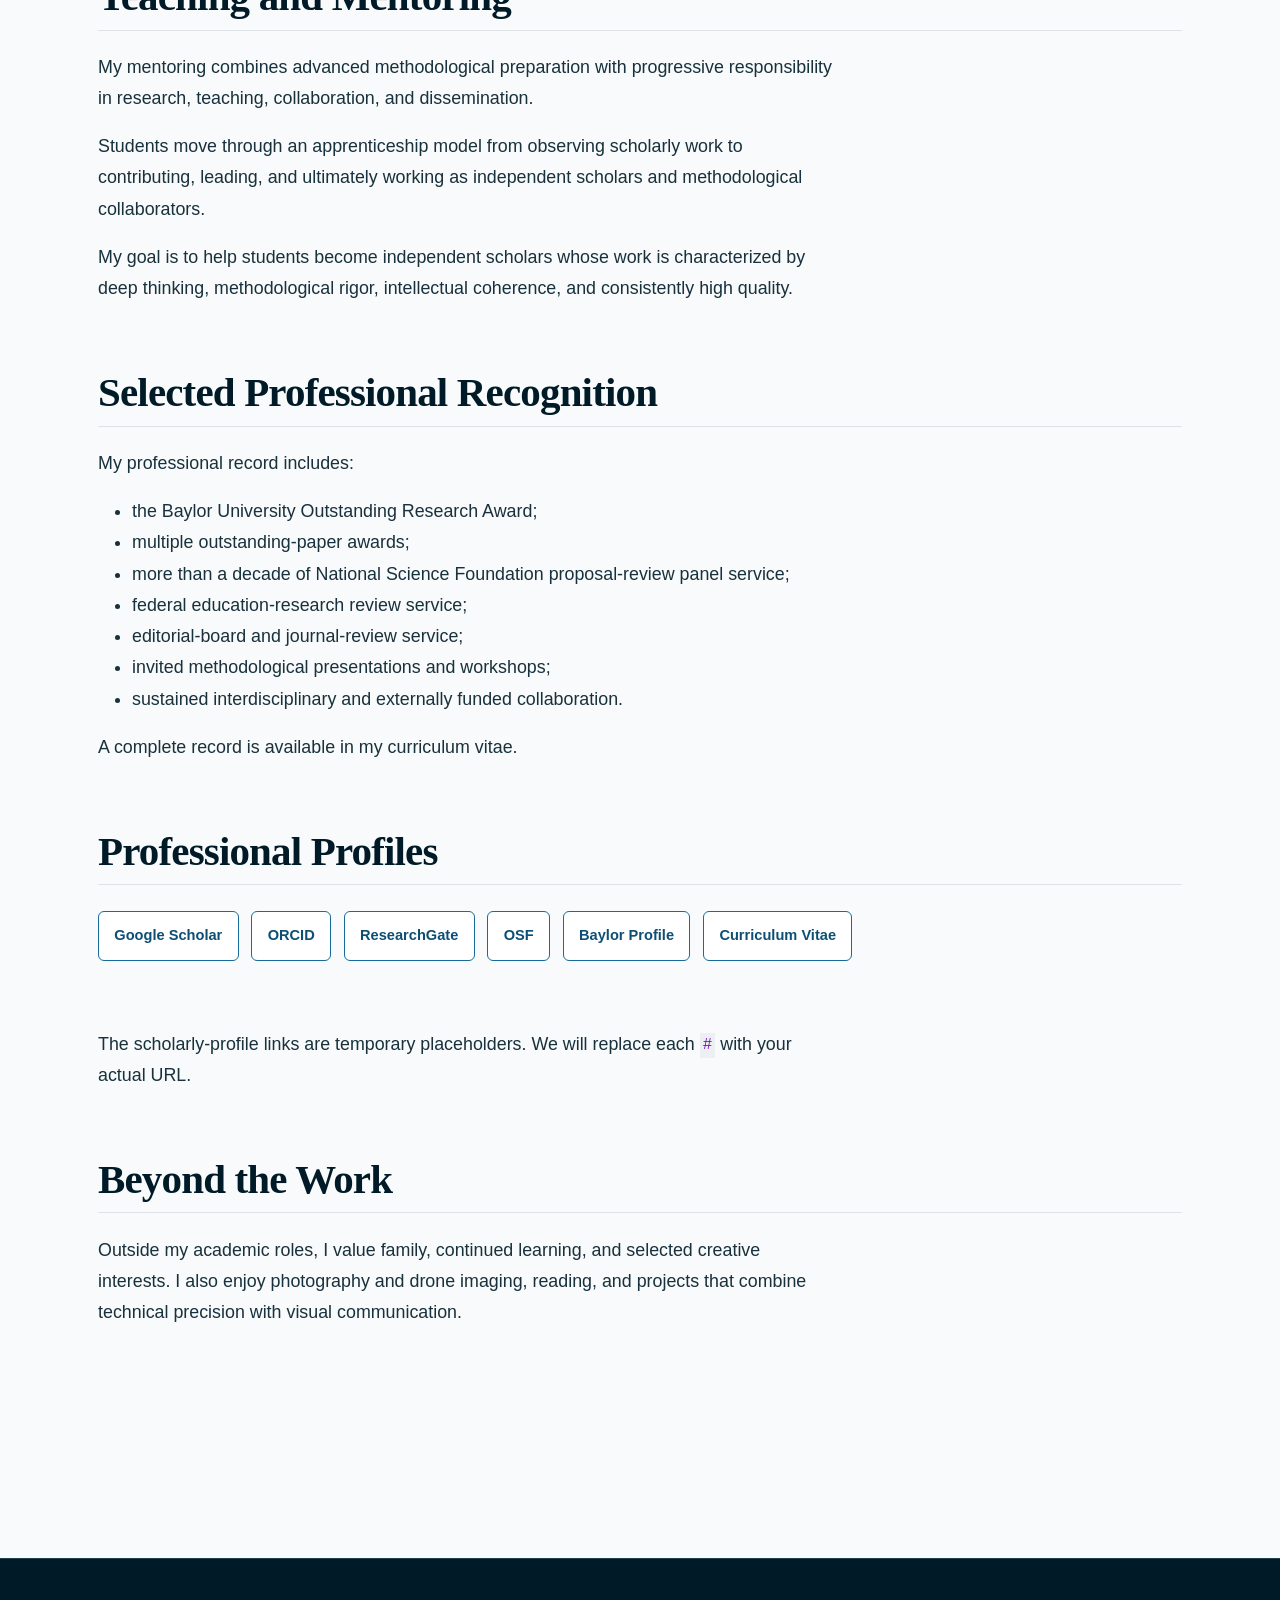
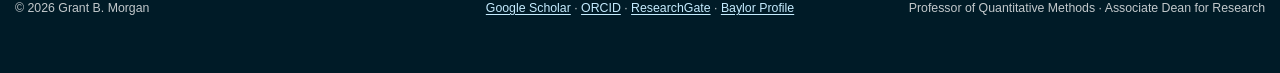
<file: docs/about.html>
<!DOCTYPE html>
<html xmlns="http://www.w3.org/1999/xhtml" lang="en" xml:lang="en"><head>

<meta charset="utf-8">
<meta name="generator" content="quarto-1.9.38">

<meta name="viewport" content="width=device-width, initial-scale=1.0, user-scalable=yes">


<title>About – Grant B. Morgan</title>
<style>
/* Default styles provided by pandoc.
** See https://pandoc.org/MANUAL.html#variables-for-html for config info.
*/
code{white-space: pre-wrap;}
span.smallcaps{font-variant: small-caps;}
div.columns{display: flex; gap: min(4vw, 1.5em);}
div.column{flex: auto; overflow-x: auto;}
div.hanging-indent{margin-left: 1.5em; text-indent: -1.5em;}
ul.task-list{list-style: none;}
ul.task-list li input[type="checkbox"] {
  width: 0.8em;
  margin: 0 0.8em 0.2em -1em; /* quarto-specific, see https://github.com/quarto-dev/quarto-cli/issues/4556 */ 
  vertical-align: middle;
}
</style>


<script src="site_libs/quarto-nav/quarto-nav.js"></script>
<script src="site_libs/quarto-nav/headroom.min.js"></script>
<script src="site_libs/clipboard/clipboard.min.js"></script>
<script src="site_libs/quarto-search/autocomplete.umd.js"></script>
<script src="site_libs/quarto-search/fuse.min.js"></script>
<script src="site_libs/quarto-search/quarto-search.js"></script>
<meta name="quarto:offset" content="./">
<script src="site_libs/quarto-html/quarto.js" type="module"></script>
<script src="site_libs/quarto-html/tabsets/tabsets.js" type="module"></script>
<script src="site_libs/quarto-html/popper.min.js"></script>
<script src="site_libs/quarto-html/tippy.umd.min.js"></script>
<script src="site_libs/quarto-html/anchor.min.js"></script>
<link href="site_libs/quarto-html/tippy.css" rel="stylesheet">
<link href="site_libs/quarto-html/quarto-syntax-highlighting-15634bcf2e68342d4ad2dfa704d543f6.css" rel="stylesheet" id="quarto-text-highlighting-styles">
<script src="site_libs/bootstrap/bootstrap.min.js"></script>
<link href="site_libs/bootstrap/bootstrap-icons.css" rel="stylesheet">
<link href="site_libs/bootstrap/bootstrap-158031087360bce0ff56dc785ce39e06.min.css" rel="stylesheet" append-hash="true" id="quarto-bootstrap" data-mode="light">
<script id="quarto-search-options" type="application/json">{
  "location": "navbar",
  "copy-button": false,
  "collapse-after": 3,
  "panel-placement": "end",
  "type": "overlay",
  "limit": 50,
  "keyboard-shortcut": [
    "f",
    "/",
    "s"
  ],
  "show-item-context": false,
  "language": {
    "search-no-results-text": "No results",
    "search-matching-documents-text": "matching documents",
    "search-copy-link-title": "Copy link to search",
    "search-hide-matches-text": "Hide additional matches",
    "search-more-match-text": "more match in this document",
    "search-more-matches-text": "more matches in this document",
    "search-clear-button-title": "Clear",
    "search-text-placeholder": "",
    "search-detached-cancel-button-title": "Cancel",
    "search-submit-button-title": "Submit",
    "search-label": "Search"
  }
}</script>


<link rel="stylesheet" href="styles.css">
</head>

<body class="nav-fixed quarto-light">

<div id="quarto-search-results"></div>
  <header id="quarto-header" class="headroom fixed-top">
    <nav class="navbar navbar-expand-lg " data-bs-theme="dark">
      <div class="navbar-container container-fluid">
      <div class="navbar-brand-container mx-auto">
    <a class="navbar-brand" href="./index.html">
    <span class="navbar-title">Grant B. Morgan</span>
    </a>
  </div>
            <div id="quarto-search" class="" title="Search"></div>
          <button class="navbar-toggler" type="button" data-bs-toggle="collapse" data-bs-target="#navbarCollapse" aria-controls="navbarCollapse" role="menu" aria-expanded="false" aria-label="Toggle navigation" onclick="if (window.quartoToggleHeadroom) { window.quartoToggleHeadroom(); }">
  <span class="navbar-toggler-icon"></span>
</button>
          <div class="collapse navbar-collapse" id="navbarCollapse">
            <ul class="navbar-nav navbar-nav-scroll me-auto">
  <li class="nav-item">
    <a class="nav-link" href="./index.html"> 
<span class="menu-text">Home</span></a>
  </li>  
  <li class="nav-item">
    <a class="nav-link" href="./research.html"> 
<span class="menu-text">Research</span></a>
  </li>  
  <li class="nav-item">
    <a class="nav-link" href="./publications.html"> 
<span class="menu-text">Publications</span></a>
  </li>  
  <li class="nav-item">
    <a class="nav-link" href="./consequential-validity-lab.html"> 
<span class="menu-text">Consequential Validity Lab</span></a>
  </li>  
  <li class="nav-item">
    <a class="nav-link" href="./engagement.html"> 
<span class="menu-text">Connect</span></a>
  </li>  
  <li class="nav-item dropdown ">
    <a class="nav-link dropdown-toggle" href="#" id="nav-menu-more" role="link" data-bs-toggle="dropdown" aria-expanded="false">
 <span class="menu-text">More</span>
    </a>
    <ul class="dropdown-menu" aria-labelledby="nav-menu-more">    
        <li>
    <a class="dropdown-item" href="./teaching.html">
 <span class="dropdown-text">Teaching &amp; Mentoring</span></a>
  </li>  
        <li>
    <a class="dropdown-item" href="./leadership.html">
 <span class="dropdown-text">Leadership</span></a>
  </li>  
        <li>
    <a class="dropdown-item" href="./resources.html">
 <span class="dropdown-text">Resources</span></a>
  </li>  
        <li>
    <a class="dropdown-item" href="./about.html">
 <span class="dropdown-text">About</span></a>
  </li>  
    </ul>
  </li>
</ul>
            <ul class="navbar-nav navbar-nav-scroll ms-auto">
  <li class="nav-item">
    <a class="nav-link" href="./assets/documents/grant-morgan-cv.pdf" target="_blank"> 
<span class="menu-text">CV</span></a>
  </li>  
  <li class="nav-item">
    <a class="nav-link" href="./contact.html"> 
<span class="menu-text">Contact</span></a>
  </li>  
</ul>
          </div> <!-- /navcollapse -->
            <div class="quarto-navbar-tools">
</div>
      </div> <!-- /container-fluid -->
    </nav>
</header>
<!-- content -->
<div id="quarto-content" class="quarto-container page-columns page-rows-contents page-layout-full page-navbar">
<!-- sidebar -->
<!-- margin-sidebar -->
    
<!-- main -->
<main class="content column-page" id="quarto-document-content">

<header id="title-block-header" class="quarto-title-block default">
<div class="quarto-title">
<h1 class="title">About</h1>
</div>



<div class="quarto-title-meta column-page">

    
  
    
  </div>
  


</header>


<div class="about-intro">
<div class="about-portrait">
<div class="quarto-figure quarto-figure-center">
<figure class="figure">
<p><img src="assets/images/grant-morgan-headshot.png" class="about-headshot img-fluid figure-img"></p>
<figcaption>Grant B. Morgan</figcaption>
</figure>
</div>
</div>
<section id="grant-b.-morgan-ph.d." class="level2 about-summary">
<h2 class="anchored" data-anchor-id="grant-b.-morgan-ph.d.">Grant B. Morgan, Ph.D.</h2>
<section id="quantitative-methodologist-psychometrician-research-leader" class="level3">
<h3 class="anchored" data-anchor-id="quantitative-methodologist-psychometrician-research-leader">Quantitative Methodologist · Psychometrician · Research Leader</h3>
<p>I am Professor of Quantitative Methods in the Department of Educational Psychology and Associate Dean for Research in Baylor University’s Moody School of Education.</p>
<p>My scholarship focuses on latent variable modeling, psychometrics, classification, validity, and evidentiary reasoning. Across these areas, I examine how research design, measurement, statistical models, and analytical decisions affect the quality of conclusions drawn from evidence.</p>
<p><a href="assets/documents/grant-morgan-cv.pdf" class="btn btn-primary" target="_blank">View My CV</a></p>
<p><a href="./contact.html" class="btn btn-outline-dark">Contact Me</a></p>
</section>
</section>
</div>
<section id="scholarly-identity" class="level2">
<h2 class="anchored" data-anchor-id="scholarly-identity">Scholarly Identity</h2>
<p>My work is unified by a commitment to supporting valid inference through rigorous research design, appropriate and accurate analysis, and strong evidentiary reasoning—particularly when quantitative conclusions inform consequential real-world decisions.</p>
<p>My primary areas of expertise include:</p>
<div class="expertise-grid">
<section id="latent-variable-modeling" class="level3 expertise-item">
<h3 class="anchored" data-anchor-id="latent-variable-modeling">Latent Variable Modeling</h3>
<p>Structural equation modeling, confirmatory factor analysis, mixture models, longitudinal models, model fit, estimation, and misspecification.</p>
</section>
<section id="psychometrics-and-measurement" class="level3 expertise-item">
<h3 class="anchored" data-anchor-id="psychometrics-and-measurement">Psychometrics and Measurement</h3>
<p>Instrument development, validity evidence, score interpretation, categorical measurement, item response theory, and measurement invariance.</p>
</section>
<section id="classification" class="level3 expertise-item">
<h3 class="anchored" data-anchor-id="classification">Classification</h3>
<p>Latent class and profile analysis, class enumeration, model-based grouping, classification accuracy, and consequential decisions.</p>
</section>
<section id="validity-and-evidentiary-reasoning" class="level3 expertise-item">
<h3 class="anchored" data-anchor-id="validity-and-evidentiary-reasoning">Validity and Evidentiary Reasoning</h3>
<p>The integration of design, measurement, analysis, uncertainty, and interpretation in support of defensible inference.</p>
</section>
</div>
</section>
<section id="professional-appointments" class="level2">
<h2 class="anchored" data-anchor-id="professional-appointments">Professional Appointments</h2>
<div class="appointment-list">
<div class="appointment-item">
<p><span class="appointment-date">2022–Present</span></p>
<section id="professor-of-quantitative-methods" class="level3">
<h3 class="anchored" data-anchor-id="professor-of-quantitative-methods">Professor of Quantitative Methods</h3>
<p>Department of Educational Psychology<br>
Baylor University</p>
</section>
</div>
<div class="appointment-item">
<p><span class="appointment-date">2021–Present</span></p>
<section id="associate-dean-for-research" class="level3">
<h3 class="anchored" data-anchor-id="associate-dean-for-research">Associate Dean for Research</h3>
<p>Moody School of Education<br>
Baylor University</p>
</section>
</div>
<div class="appointment-item">
<p><span class="appointment-date">2018–2021</span></p>
<section id="department-chair" class="level3">
<h3 class="anchored" data-anchor-id="department-chair">Department Chair</h3>
<p>Department of Educational Psychology<br>
Baylor University</p>
</section>
</div>
<div class="appointment-item">
<p><span class="appointment-date">2017–2019</span></p>
<section id="director-of-graduate-programs" class="level3">
<h3 class="anchored" data-anchor-id="director-of-graduate-programs">Director of Graduate Programs</h3>
<p>Director of the Ph.D.&nbsp;Program and Coordinator of Quantitative Methods Specializations<br>
Department of Educational Psychology<br>
Baylor University</p>
</section>
</div>
</div>
</section>
<section id="collaboration-and-leadership" class="level2">
<h2 class="anchored" data-anchor-id="collaboration-and-leadership">Collaboration and Leadership</h2>
<p>I frequently contribute to interdisciplinary research as a methodologist, statistician, evaluator, collaborator, and advisor. I am particularly interested in projects where measurement, research design, and analysis can be considered from the earliest stages.</p>
<p>My administrative leadership focuses on strengthening the research enterprise through infrastructure, incentives, mentoring, research-development systems, and support for externally funded scholarship.</p>
<div class="about-strengths">
<section id="methodological-expertise" class="level3 about-strength">
<h3 class="anchored" data-anchor-id="methodological-expertise">Methodological Expertise</h3>
<p>Advanced quantitative knowledge grounded in careful attention to design, measurement, estimation, and interpretation.</p>
</section>
<section id="cross-disciplinary-communication" class="level3 about-strength">
<h3 class="anchored" data-anchor-id="cross-disciplinary-communication">Cross-Disciplinary Communication</h3>
<p>The ability to translate complex methodological ideas across substantive fields, professional roles, and stakeholder groups.</p>
</section>
<section id="collaborative-research" class="level3 about-strength">
<h3 class="anchored" data-anchor-id="collaborative-research">Collaborative Research</h3>
<p>A sustained record of working with substantive experts while preserving clear and complementary areas of responsibility.</p>
</section>
<section id="research-development" class="level3 about-strength">
<h3 class="anchored" data-anchor-id="research-development">Research Development</h3>
<p>Experience helping students, faculty, research teams, and academic units develop stronger and more coherent research programs.</p>
</section>
</div>
</section>
<section id="teaching-and-mentoring" class="level2">
<h2 class="anchored" data-anchor-id="teaching-and-mentoring">Teaching and Mentoring</h2>
<p>My mentoring combines advanced methodological preparation with progressive responsibility in research, teaching, collaboration, and dissemination.</p>
<p>Students move through an apprenticeship model from observing scholarly work to contributing, leading, and ultimately working as independent scholars and methodological collaborators.</p>
<p>My goal is to help students become independent scholars whose work is characterized by deep thinking, methodological rigor, intellectual coherence, and consistently high quality.</p>
</section>
<section id="selected-professional-recognition" class="level2">
<h2 class="anchored" data-anchor-id="selected-professional-recognition">Selected Professional Recognition</h2>
<p>My professional record includes:</p>
<ul>
<li>the Baylor University Outstanding Research Award;</li>
<li>multiple outstanding-paper awards;</li>
<li>more than a decade of National Science Foundation proposal-review panel service;</li>
<li>federal education-research review service;</li>
<li>editorial-board and journal-review service;</li>
<li>invited methodological presentations and workshops;</li>
<li>sustained interdisciplinary and externally funded collaboration.</li>
</ul>
<p>A complete record is available in my curriculum vitae.</p>
</section>
<section id="professional-profiles" class="level2">
<h2 class="anchored" data-anchor-id="professional-profiles">Professional Profiles</h2>
<div class="profile-link-grid">
<p><a href="https://scholar.google.com/citations?user=4su2ni8AAAAJ&amp;hl=en" class="profile-link">Google Scholar</a></p>
<p><a href="https://orcid.org/0000-0002-3077-4643" class="profile-link">ORCID</a></p>
<p><a href="https://www.researchgate.net/profile/Grant-Morgan-4?ev=hdr_xprf" class="profile-link">ResearchGate</a></p>
<p><a href="#" class="profile-link">OSF</a></p>
<p><a href="https://edp.moody.baylor.edu/grant-morgan" class="profile-link">Baylor Profile</a></p>
<p><a href="assets/documents/grant-morgan-cv.pdf" class="profile-link" target="_blank">Curriculum Vitae</a></p>
</div>
<p>The scholarly-profile links are temporary placeholders. We will replace each <code>#</code> with your actual URL.</p>
</section>
<section id="beyond-the-work" class="level2">
<h2 class="anchored" data-anchor-id="beyond-the-work">Beyond the Work</h2>
<p>Outside my academic roles, I value family, continued learning, and selected creative interests. I also enjoy photography and drone imaging, reading, and projects that combine technical precision with visual communication.</p>


</section>

</main> <!-- /main -->
<script id="quarto-html-after-body" type="application/javascript">
  window.document.addEventListener("DOMContentLoaded", function (event) {
    const icon = "";
    const anchorJS = new window.AnchorJS();
    anchorJS.options = {
      placement: 'right',
      icon: icon
    };
    anchorJS.add('.anchored');
    const isCodeAnnotation = (el) => {
      for (const clz of el.classList) {
        if (clz.startsWith('code-annotation-')) {                     
          return true;
        }
      }
      return false;
    }
    const onCopySuccess = function(e) {
      // button target
      const button = e.trigger;
      // don't keep focus
      button.blur();
      // flash "checked"
      button.classList.add('code-copy-button-checked');
      var currentTitle = button.getAttribute("title");
      button.setAttribute("title", "Copied!");
      let tooltip;
      if (window.bootstrap) {
        button.setAttribute("data-bs-toggle", "tooltip");
        button.setAttribute("data-bs-placement", "left");
        button.setAttribute("data-bs-title", "Copied!");
        tooltip = new bootstrap.Tooltip(button, 
          { trigger: "manual", 
            customClass: "code-copy-button-tooltip",
            offset: [0, -8]});
        tooltip.show();    
      }
      setTimeout(function() {
        if (tooltip) {
          tooltip.hide();
          button.removeAttribute("data-bs-title");
          button.removeAttribute("data-bs-toggle");
          button.removeAttribute("data-bs-placement");
        }
        button.setAttribute("title", currentTitle);
        button.classList.remove('code-copy-button-checked');
      }, 1000);
      // clear code selection
      e.clearSelection();
    }
    const getTextToCopy = function(trigger) {
      const outerScaffold = trigger.parentElement.cloneNode(true);
      const codeEl = outerScaffold.querySelector('code');
      for (const childEl of codeEl.children) {
        if (isCodeAnnotation(childEl)) {
          childEl.remove();
        }
      }
      return codeEl.innerText;
    }
    const clipboard = new window.ClipboardJS('.code-copy-button:not([data-in-quarto-modal])', {
      text: getTextToCopy
    });
    clipboard.on('success', onCopySuccess);
    if (window.document.getElementById('quarto-embedded-source-code-modal')) {
      const clipboardModal = new window.ClipboardJS('.code-copy-button[data-in-quarto-modal]', {
        text: getTextToCopy,
        container: window.document.getElementById('quarto-embedded-source-code-modal')
      });
      clipboardModal.on('success', onCopySuccess);
    }
      var localhostRegex = new RegExp(/^(?:http|https):\/\/localhost\:?[0-9]*\//);
      var mailtoRegex = new RegExp(/^mailto:/);
        var filterRegex = new RegExp('/' + window.location.host + '/');
      var isInternal = (href) => {
          return filterRegex.test(href) || localhostRegex.test(href) || mailtoRegex.test(href);
      }
      // Inspect non-navigation links and adorn them if external
     var links = window.document.querySelectorAll('a[href]:not(.nav-link):not(.navbar-brand):not(.toc-action):not(.sidebar-link):not(.sidebar-item-toggle):not(.pagination-link):not(.no-external):not([aria-hidden]):not(.dropdown-item):not(.quarto-navigation-tool):not(.about-link)');
      for (var i=0; i<links.length; i++) {
        const link = links[i];
        if (!isInternal(link.href)) {
          // undo the damage that might have been done by quarto-nav.js in the case of
          // links that we want to consider external
          if (link.dataset.originalHref !== undefined) {
            link.href = link.dataset.originalHref;
          }
        }
      }
    function tippyHover(el, contentFn, onTriggerFn, onUntriggerFn) {
      const config = {
        allowHTML: true,
        maxWidth: 500,
        delay: 100,
        arrow: false,
        appendTo: function(el) {
            return el.parentElement;
        },
        interactive: true,
        interactiveBorder: 10,
        theme: 'quarto',
        placement: 'bottom-start',
      };
      if (contentFn) {
        config.content = contentFn;
      }
      if (onTriggerFn) {
        config.onTrigger = onTriggerFn;
      }
      if (onUntriggerFn) {
        config.onUntrigger = onUntriggerFn;
      }
      window.tippy(el, config); 
    }
    const noterefs = window.document.querySelectorAll('a[role="doc-noteref"]');
    for (var i=0; i<noterefs.length; i++) {
      const ref = noterefs[i];
      tippyHover(ref, function() {
        // use id or data attribute instead here
        let href = ref.getAttribute('data-footnote-href') || ref.getAttribute('href');
        try { href = new URL(href).hash; } catch {}
        const id = href.replace(/^#\/?/, "");
        const note = window.document.getElementById(id);
        if (note) {
          return note.innerHTML;
        } else {
          return "";
        }
      });
    }
    const xrefs = window.document.querySelectorAll('a.quarto-xref');
    const processXRef = (id, note) => {
      // Strip column container classes
      const stripColumnClz = (el) => {
        el.classList.remove("page-full", "page-columns");
        if (el.children) {
          for (const child of el.children) {
            stripColumnClz(child);
          }
        }
      }
      stripColumnClz(note)
      if (id === null || id.startsWith('sec-')) {
        // Special case sections, only their first couple elements
        const container = document.createElement("div");
        if (note.children && note.children.length > 2) {
          container.appendChild(note.children[0].cloneNode(true));
          for (let i = 1; i < note.children.length; i++) {
            const child = note.children[i];
            if (child.tagName === "P" && child.innerText === "") {
              continue;
            } else {
              container.appendChild(child.cloneNode(true));
              break;
            }
          }
          if (window.Quarto?.typesetMath) {
            window.Quarto.typesetMath(container);
          }
          return container.innerHTML
        } else {
          if (window.Quarto?.typesetMath) {
            window.Quarto.typesetMath(note);
          }
          return note.innerHTML;
        }
      } else {
        // Remove any anchor links if they are present
        const anchorLink = note.querySelector('a.anchorjs-link');
        if (anchorLink) {
          anchorLink.remove();
        }
        if (window.Quarto?.typesetMath) {
          window.Quarto.typesetMath(note);
        }
        if (note.classList.contains("callout")) {
          return note.outerHTML;
        } else {
          return note.innerHTML;
        }
      }
    }
    for (var i=0; i<xrefs.length; i++) {
      const xref = xrefs[i];
      tippyHover(xref, undefined, function(instance) {
        instance.disable();
        let url = xref.getAttribute('href');
        let hash = undefined; 
        if (url.startsWith('#')) {
          hash = url;
        } else {
          try { hash = new URL(url).hash; } catch {}
        }
        if (hash) {
          const id = hash.replace(/^#\/?/, "");
          const note = window.document.getElementById(id);
          if (note !== null) {
            try {
              const html = processXRef(id, note.cloneNode(true));
              instance.setContent(html);
            } finally {
              instance.enable();
              instance.show();
            }
          } else {
            // See if we can fetch this
            fetch(url.split('#')[0])
            .then(res => res.text())
            .then(html => {
              const parser = new DOMParser();
              const htmlDoc = parser.parseFromString(html, "text/html");
              const note = htmlDoc.getElementById(id);
              if (note !== null) {
                const html = processXRef(id, note);
                instance.setContent(html);
              } 
            }).finally(() => {
              instance.enable();
              instance.show();
            });
          }
        } else {
          // See if we can fetch a full url (with no hash to target)
          // This is a special case and we should probably do some content thinning / targeting
          fetch(url)
          .then(res => res.text())
          .then(html => {
            const parser = new DOMParser();
            const htmlDoc = parser.parseFromString(html, "text/html");
            const note = htmlDoc.querySelector('main.content');
            if (note !== null) {
              // This should only happen for chapter cross references
              // (since there is no id in the URL)
              // remove the first header
              if (note.children.length > 0 && note.children[0].tagName === "HEADER") {
                note.children[0].remove();
              }
              const html = processXRef(null, note);
              instance.setContent(html);
            } 
          }).finally(() => {
            instance.enable();
            instance.show();
          });
        }
      }, function(instance) {
      });
    }
        let selectedAnnoteEl;
        const selectorForAnnotation = ( cell, annotation) => {
          let cellAttr = 'data-code-cell="' + cell + '"';
          let lineAttr = 'data-code-annotation="' +  annotation + '"';
          const selector = 'span[' + cellAttr + '][' + lineAttr + ']';
          return selector;
        }
        const selectCodeLines = (annoteEl) => {
          const doc = window.document;
          const targetCell = annoteEl.getAttribute("data-target-cell");
          const targetAnnotation = annoteEl.getAttribute("data-target-annotation");
          const annoteSpan = window.document.querySelector(selectorForAnnotation(targetCell, targetAnnotation));
          const lines = annoteSpan.getAttribute("data-code-lines").split(",");
          const lineIds = lines.map((line) => {
            return targetCell + "-" + line;
          })
          let top = null;
          let height = null;
          let parent = null;
          if (lineIds.length > 0) {
              //compute the position of the single el (top and bottom and make a div)
              const el = window.document.getElementById(lineIds[0]);
              top = el.offsetTop;
              height = el.offsetHeight;
              parent = el.parentElement.parentElement;
            if (lineIds.length > 1) {
              const lastEl = window.document.getElementById(lineIds[lineIds.length - 1]);
              const bottom = lastEl.offsetTop + lastEl.offsetHeight;
              height = bottom - top;
            }
            if (top !== null && height !== null && parent !== null) {
              // cook up a div (if necessary) and position it 
              let div = window.document.getElementById("code-annotation-line-highlight");
              if (div === null) {
                div = window.document.createElement("div");
                div.setAttribute("id", "code-annotation-line-highlight");
                div.style.position = 'absolute';
                parent.appendChild(div);
              }
              div.style.top = top - 2 + "px";
              div.style.height = height + 4 + "px";
              div.style.left = 0;
              let gutterDiv = window.document.getElementById("code-annotation-line-highlight-gutter");
              if (gutterDiv === null) {
                gutterDiv = window.document.createElement("div");
                gutterDiv.setAttribute("id", "code-annotation-line-highlight-gutter");
                gutterDiv.style.position = 'absolute';
                const codeCell = window.document.getElementById(targetCell);
                const gutter = codeCell.querySelector('.code-annotation-gutter');
                gutter.appendChild(gutterDiv);
              }
              gutterDiv.style.top = top - 2 + "px";
              gutterDiv.style.height = height + 4 + "px";
            }
            selectedAnnoteEl = annoteEl;
          }
        };
        const unselectCodeLines = () => {
          const elementsIds = ["code-annotation-line-highlight", "code-annotation-line-highlight-gutter"];
          elementsIds.forEach((elId) => {
            const div = window.document.getElementById(elId);
            if (div) {
              div.remove();
            }
          });
          selectedAnnoteEl = undefined;
        };
          // Handle positioning of the toggle
      window.addEventListener(
        "resize",
        throttle(() => {
          elRect = undefined;
          if (selectedAnnoteEl) {
            selectCodeLines(selectedAnnoteEl);
          }
        }, 10)
      );
      function throttle(fn, ms) {
      let throttle = false;
      let timer;
        return (...args) => {
          if(!throttle) { // first call gets through
              fn.apply(this, args);
              throttle = true;
          } else { // all the others get throttled
              if(timer) clearTimeout(timer); // cancel #2
              timer = setTimeout(() => {
                fn.apply(this, args);
                timer = throttle = false;
              }, ms);
          }
        };
      }
        // Attach click handler to the DT
        const annoteDls = window.document.querySelectorAll('dt[data-target-cell]');
        for (const annoteDlNode of annoteDls) {
          annoteDlNode.addEventListener('click', (event) => {
            const clickedEl = event.target;
            if (clickedEl !== selectedAnnoteEl) {
              unselectCodeLines();
              const activeEl = window.document.querySelector('dt[data-target-cell].code-annotation-active');
              if (activeEl) {
                activeEl.classList.remove('code-annotation-active');
              }
              selectCodeLines(clickedEl);
              clickedEl.classList.add('code-annotation-active');
            } else {
              // Unselect the line
              unselectCodeLines();
              clickedEl.classList.remove('code-annotation-active');
            }
          });
        }
    const findCites = (el) => {
      const parentEl = el.parentElement;
      if (parentEl) {
        const cites = parentEl.dataset.cites;
        if (cites) {
          return {
            el,
            cites: cites.split(' ')
          };
        } else {
          return findCites(el.parentElement)
        }
      } else {
        return undefined;
      }
    };
    var bibliorefs = window.document.querySelectorAll('a[role="doc-biblioref"]');
    for (var i=0; i<bibliorefs.length; i++) {
      const ref = bibliorefs[i];
      const citeInfo = findCites(ref);
      if (citeInfo) {
        tippyHover(citeInfo.el, function() {
          var popup = window.document.createElement('div');
          citeInfo.cites.forEach(function(cite) {
            var citeDiv = window.document.createElement('div');
            citeDiv.classList.add('hanging-indent');
            citeDiv.classList.add('csl-entry');
            var biblioDiv = window.document.getElementById('ref-' + cite);
            if (biblioDiv) {
              citeDiv.innerHTML = biblioDiv.innerHTML;
            }
            popup.appendChild(citeDiv);
          });
          return popup.innerHTML;
        });
      }
    }
  });
  </script>
</div> <!-- /content -->
<footer class="footer">
  <div class="nav-footer">
    <div class="nav-footer-left">
<p>© 2026 Grant B. Morgan</p>
</div>   
    <div class="nav-footer-center">
<p><a href="https://scholar.google.com/citations?user=4su2ni8AAAAJ&amp;hl=en">Google Scholar</a> · <a href="https://orcid.org/0000-0002-3077-4643">ORCID</a> · <a href="https://www.researchgate.net/profile/Grant-Morgan-4">ResearchGate</a> · <a href="https://edp.soe.baylor.edu/grant-morgan">Baylor Profile</a></p>
</div>
    <div class="nav-footer-right">
<p>Professor of Quantitative Methods · Associate Dean for Research</p>
</div>
  </div>
</footer>




</body></html>
</file>
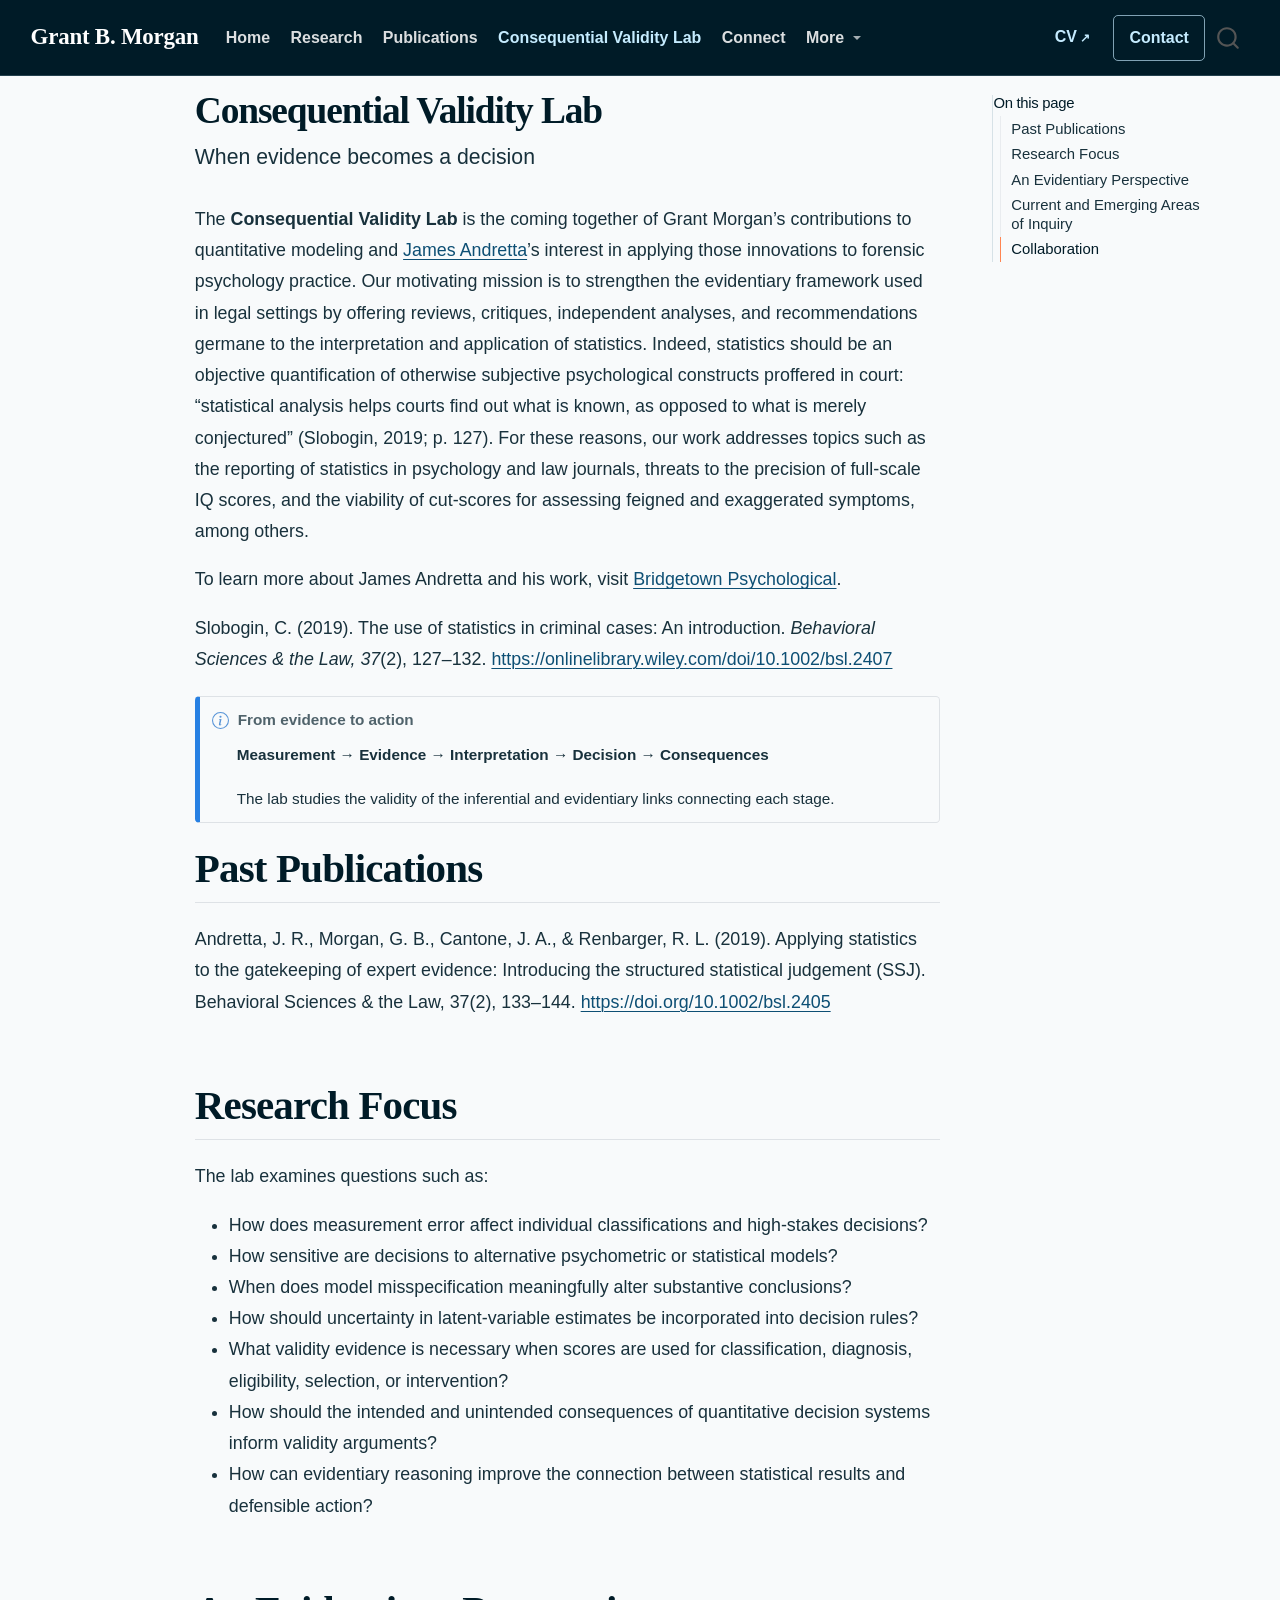
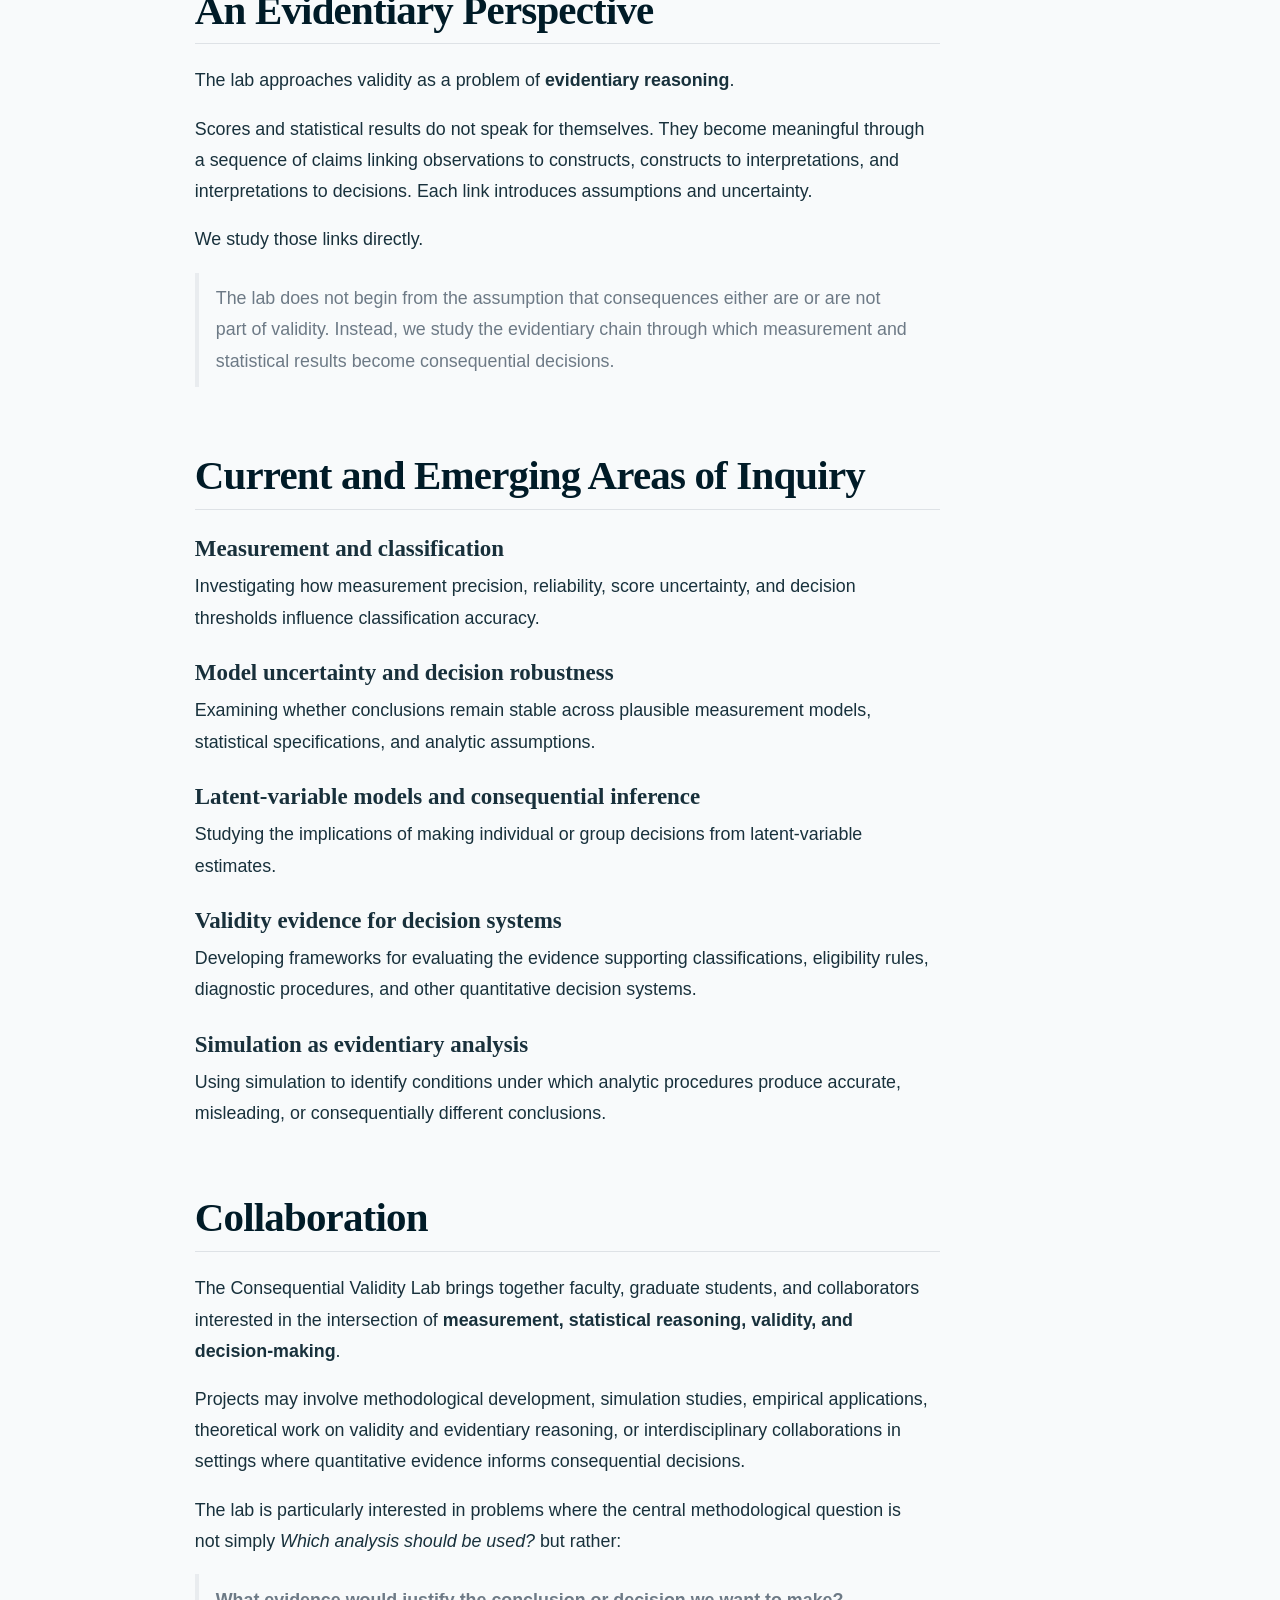
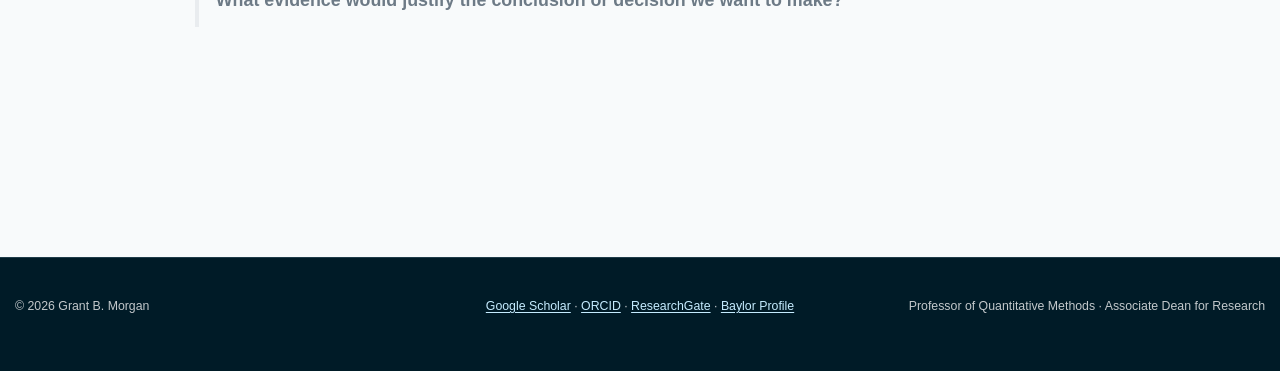
<file: docs/consequential-validity-lab.html>
<!DOCTYPE html>
<html xmlns="http://www.w3.org/1999/xhtml" lang="en" xml:lang="en"><head>

<meta charset="utf-8">
<meta name="generator" content="quarto-1.9.38">

<meta name="viewport" content="width=device-width, initial-scale=1.0, user-scalable=yes">


<title>Consequential Validity Lab – Grant B. Morgan</title>
<style>
/* Default styles provided by pandoc.
** See https://pandoc.org/MANUAL.html#variables-for-html for config info.
*/
code{white-space: pre-wrap;}
span.smallcaps{font-variant: small-caps;}
div.columns{display: flex; gap: min(4vw, 1.5em);}
div.column{flex: auto; overflow-x: auto;}
div.hanging-indent{margin-left: 1.5em; text-indent: -1.5em;}
ul.task-list{list-style: none;}
ul.task-list li input[type="checkbox"] {
  width: 0.8em;
  margin: 0 0.8em 0.2em -1em; /* quarto-specific, see https://github.com/quarto-dev/quarto-cli/issues/4556 */ 
  vertical-align: middle;
}
</style>


<script src="site_libs/quarto-nav/quarto-nav.js"></script>
<script src="site_libs/quarto-nav/headroom.min.js"></script>
<script src="site_libs/clipboard/clipboard.min.js"></script>
<script src="site_libs/quarto-search/autocomplete.umd.js"></script>
<script src="site_libs/quarto-search/fuse.min.js"></script>
<script src="site_libs/quarto-search/quarto-search.js"></script>
<meta name="quarto:offset" content="./">
<script src="site_libs/quarto-html/quarto.js" type="module"></script>
<script src="site_libs/quarto-html/tabsets/tabsets.js" type="module"></script>
<script src="site_libs/quarto-html/popper.min.js"></script>
<script src="site_libs/quarto-html/tippy.umd.min.js"></script>
<script src="site_libs/quarto-html/anchor.min.js"></script>
<link href="site_libs/quarto-html/tippy.css" rel="stylesheet">
<link href="site_libs/quarto-html/quarto-syntax-highlighting-15634bcf2e68342d4ad2dfa704d543f6.css" rel="stylesheet" id="quarto-text-highlighting-styles">
<script src="site_libs/bootstrap/bootstrap.min.js"></script>
<link href="site_libs/bootstrap/bootstrap-icons.css" rel="stylesheet">
<link href="site_libs/bootstrap/bootstrap-158031087360bce0ff56dc785ce39e06.min.css" rel="stylesheet" append-hash="true" id="quarto-bootstrap" data-mode="light">
<script id="quarto-search-options" type="application/json">{
  "location": "navbar",
  "copy-button": false,
  "collapse-after": 3,
  "panel-placement": "end",
  "type": "overlay",
  "limit": 50,
  "keyboard-shortcut": [
    "f",
    "/",
    "s"
  ],
  "show-item-context": false,
  "language": {
    "search-no-results-text": "No results",
    "search-matching-documents-text": "matching documents",
    "search-copy-link-title": "Copy link to search",
    "search-hide-matches-text": "Hide additional matches",
    "search-more-match-text": "more match in this document",
    "search-more-matches-text": "more matches in this document",
    "search-clear-button-title": "Clear",
    "search-text-placeholder": "",
    "search-detached-cancel-button-title": "Cancel",
    "search-submit-button-title": "Submit",
    "search-label": "Search"
  }
}</script>


<link rel="stylesheet" href="styles.css">
</head>

<body class="nav-fixed quarto-light">

<div id="quarto-search-results"></div>
  <header id="quarto-header" class="headroom fixed-top">
    <nav class="navbar navbar-expand-lg " data-bs-theme="dark">
      <div class="navbar-container container-fluid">
      <div class="navbar-brand-container mx-auto">
    <a class="navbar-brand" href="./index.html">
    <span class="navbar-title">Grant B. Morgan</span>
    </a>
  </div>
            <div id="quarto-search" class="" title="Search"></div>
          <button class="navbar-toggler" type="button" data-bs-toggle="collapse" data-bs-target="#navbarCollapse" aria-controls="navbarCollapse" role="menu" aria-expanded="false" aria-label="Toggle navigation" onclick="if (window.quartoToggleHeadroom) { window.quartoToggleHeadroom(); }">
  <span class="navbar-toggler-icon"></span>
</button>
          <div class="collapse navbar-collapse" id="navbarCollapse">
            <ul class="navbar-nav navbar-nav-scroll me-auto">
  <li class="nav-item">
    <a class="nav-link" href="./index.html"> 
<span class="menu-text">Home</span></a>
  </li>  
  <li class="nav-item">
    <a class="nav-link" href="./research.html"> 
<span class="menu-text">Research</span></a>
  </li>  
  <li class="nav-item">
    <a class="nav-link" href="./publications.html"> 
<span class="menu-text">Publications</span></a>
  </li>  
  <li class="nav-item">
    <a class="nav-link active" href="./consequential-validity-lab.html" aria-current="page"> 
<span class="menu-text">Consequential Validity Lab</span></a>
  </li>  
  <li class="nav-item">
    <a class="nav-link" href="./engagement.html"> 
<span class="menu-text">Connect</span></a>
  </li>  
  <li class="nav-item dropdown ">
    <a class="nav-link dropdown-toggle" href="#" id="nav-menu-more" role="link" data-bs-toggle="dropdown" aria-expanded="false">
 <span class="menu-text">More</span>
    </a>
    <ul class="dropdown-menu" aria-labelledby="nav-menu-more">    
        <li>
    <a class="dropdown-item" href="./teaching.html">
 <span class="dropdown-text">Teaching &amp; Mentoring</span></a>
  </li>  
        <li>
    <a class="dropdown-item" href="./leadership.html">
 <span class="dropdown-text">Leadership</span></a>
  </li>  
        <li>
    <a class="dropdown-item" href="./resources.html">
 <span class="dropdown-text">Resources</span></a>
  </li>  
        <li>
    <a class="dropdown-item" href="./about.html">
 <span class="dropdown-text">About</span></a>
  </li>  
    </ul>
  </li>
</ul>
            <ul class="navbar-nav navbar-nav-scroll ms-auto">
  <li class="nav-item">
    <a class="nav-link" href="./assets/documents/grant-morgan-cv.pdf" target="_blank"> 
<span class="menu-text">CV</span></a>
  </li>  
  <li class="nav-item">
    <a class="nav-link" href="./contact.html"> 
<span class="menu-text">Contact</span></a>
  </li>  
</ul>
          </div> <!-- /navcollapse -->
            <div class="quarto-navbar-tools">
</div>
      </div> <!-- /container-fluid -->
    </nav>
</header>
<!-- content -->
<div id="quarto-content" class="quarto-container page-columns page-rows-contents page-layout-article page-navbar">
<!-- sidebar -->
<!-- margin-sidebar -->
    <div id="quarto-margin-sidebar" class="sidebar margin-sidebar">
        <nav id="TOC" role="doc-toc" class="toc-active">
    <h2 id="toc-title">On this page</h2>
   
  <ul>
  <li><a href="#past-publications" id="toc-past-publications" class="nav-link active" data-scroll-target="#past-publications">Past Publications</a></li>
  <li><a href="#research-focus" id="toc-research-focus" class="nav-link" data-scroll-target="#research-focus">Research Focus</a></li>
  <li><a href="#an-evidentiary-perspective" id="toc-an-evidentiary-perspective" class="nav-link" data-scroll-target="#an-evidentiary-perspective">An Evidentiary Perspective</a></li>
  <li><a href="#current-and-emerging-areas-of-inquiry" id="toc-current-and-emerging-areas-of-inquiry" class="nav-link" data-scroll-target="#current-and-emerging-areas-of-inquiry">Current and Emerging Areas of Inquiry</a>
  <ul class="collapse">
  <li><a href="#measurement-and-classification" id="toc-measurement-and-classification" class="nav-link" data-scroll-target="#measurement-and-classification">Measurement and classification</a></li>
  <li><a href="#model-uncertainty-and-decision-robustness" id="toc-model-uncertainty-and-decision-robustness" class="nav-link" data-scroll-target="#model-uncertainty-and-decision-robustness">Model uncertainty and decision robustness</a></li>
  <li><a href="#latent-variable-models-and-consequential-inference" id="toc-latent-variable-models-and-consequential-inference" class="nav-link" data-scroll-target="#latent-variable-models-and-consequential-inference">Latent-variable models and consequential inference</a></li>
  <li><a href="#validity-evidence-for-decision-systems" id="toc-validity-evidence-for-decision-systems" class="nav-link" data-scroll-target="#validity-evidence-for-decision-systems">Validity evidence for decision systems</a></li>
  <li><a href="#simulation-as-evidentiary-analysis" id="toc-simulation-as-evidentiary-analysis" class="nav-link" data-scroll-target="#simulation-as-evidentiary-analysis">Simulation as evidentiary analysis</a></li>
  </ul></li>
  <li><a href="#collaboration" id="toc-collaboration" class="nav-link" data-scroll-target="#collaboration">Collaboration</a></li>
  </ul>
</nav>
    </div>
<!-- main -->
<main class="content" id="quarto-document-content">

<header id="title-block-header" class="quarto-title-block default">
<div class="quarto-title">
<h1 class="title">Consequential Validity Lab</h1>
<p class="subtitle lead">When evidence becomes a decision</p>
</div>



<div class="quarto-title-meta">

    
  
    
  </div>
  


</header>


<p>The <strong>Consequential Validity Lab</strong> is the coming together of Grant Morgan’s contributions to quantitative modeling and <a href="https://www.bridgetownpsychological.com/about">James Andretta</a>’s interest in applying those innovations to forensic psychology practice. Our motivating mission is to strengthen the evidentiary framework used in legal settings by offering reviews, critiques, independent analyses, and recommendations germane to the interpretation and application of statistics. Indeed, statistics should be an objective quantification of otherwise subjective psychological constructs proffered in court: “statistical analysis helps courts find out what is known, as opposed to what is merely conjectured” (Slobogin, 2019; p.&nbsp;127). For these reasons, our work addresses topics such as the reporting of statistics in psychology and law journals, threats to the precision of full-scale IQ scores, and the viability of cut-scores for assessing feigned and exaggerated symptoms, among others.</p>
<p>To learn more about James Andretta and his work, visit <a href="https://www.bridgetownpsychological.com/">Bridgetown Psychological</a>.</p>
<p>Slobogin, C. (2019). The use of statistics in criminal cases: An introduction. <em>Behavioral Sciences &amp; the Law, 37</em>(2), 127–132. <a href="https://onlinelibrary.wiley.com/doi/10.1002/bsl.2407">https://onlinelibrary.wiley.com/doi/10.1002/bsl.2407</a></p>
<div class="callout callout-style-simple callout-note callout-titled">
<div class="callout-header d-flex align-content-center">
<div class="callout-icon-container">
<i class="callout-icon"></i>
</div>
<div class="callout-title-container flex-fill">
<span class="screen-reader-only">Note</span>From evidence to action
</div>
</div>
<div class="callout-body-container callout-body">
<p><strong>Measurement → Evidence → Interpretation → Decision → Consequences</strong></p>
<p>The lab studies the validity of the inferential and evidentiary links connecting each stage.</p>
</div>
</div>
<section id="past-publications" class="level2">
<h2 class="anchored" data-anchor-id="past-publications">Past Publications</h2>
<p>Andretta, J. R., Morgan, G. B., Cantone, J. A., &amp; Renbarger, R. L. (2019). Applying statistics to the gatekeeping of expert evidence: Introducing the structured statistical judgement (SSJ). Behavioral Sciences &amp; the Law, 37(2), 133–144. <a href="https://doi.org/10.1002/bsl.2405">https://doi.org/10.1002/bsl.2405</a></p>
</section>
<section id="research-focus" class="level2">
<h2 class="anchored" data-anchor-id="research-focus">Research Focus</h2>
<p>The lab examines questions such as:</p>
<ul>
<li>How does measurement error affect individual classifications and high-stakes decisions?</li>
<li>How sensitive are decisions to alternative psychometric or statistical models?</li>
<li>When does model misspecification meaningfully alter substantive conclusions?</li>
<li>How should uncertainty in latent-variable estimates be incorporated into decision rules?</li>
<li>What validity evidence is necessary when scores are used for classification, diagnosis, eligibility, selection, or intervention?</li>
<li>How should the intended and unintended consequences of quantitative decision systems inform validity arguments?</li>
<li>How can evidentiary reasoning improve the connection between statistical results and defensible action?</li>
</ul>
</section>
<section id="an-evidentiary-perspective" class="level2">
<h2 class="anchored" data-anchor-id="an-evidentiary-perspective">An Evidentiary Perspective</h2>
<p>The lab approaches validity as a problem of <strong>evidentiary reasoning</strong>.</p>
<p>Scores and statistical results do not speak for themselves. They become meaningful through a sequence of claims linking observations to constructs, constructs to interpretations, and interpretations to decisions. Each link introduces assumptions and uncertainty.</p>
<p>We study those links directly.</p>
<blockquote class="blockquote">
<p>The lab does not begin from the assumption that consequences either are or are not part of validity. Instead, we study the evidentiary chain through which measurement and statistical results become consequential decisions.</p>
</blockquote>
</section>
<section id="current-and-emerging-areas-of-inquiry" class="level2">
<h2 class="anchored" data-anchor-id="current-and-emerging-areas-of-inquiry">Current and Emerging Areas of Inquiry</h2>
<section id="measurement-and-classification" class="level3">
<h3 class="anchored" data-anchor-id="measurement-and-classification">Measurement and classification</h3>
<p>Investigating how measurement precision, reliability, score uncertainty, and decision thresholds influence classification accuracy.</p>
</section>
<section id="model-uncertainty-and-decision-robustness" class="level3">
<h3 class="anchored" data-anchor-id="model-uncertainty-and-decision-robustness">Model uncertainty and decision robustness</h3>
<p>Examining whether conclusions remain stable across plausible measurement models, statistical specifications, and analytic assumptions.</p>
</section>
<section id="latent-variable-models-and-consequential-inference" class="level3">
<h3 class="anchored" data-anchor-id="latent-variable-models-and-consequential-inference">Latent-variable models and consequential inference</h3>
<p>Studying the implications of making individual or group decisions from latent-variable estimates.</p>
</section>
<section id="validity-evidence-for-decision-systems" class="level3">
<h3 class="anchored" data-anchor-id="validity-evidence-for-decision-systems">Validity evidence for decision systems</h3>
<p>Developing frameworks for evaluating the evidence supporting classifications, eligibility rules, diagnostic procedures, and other quantitative decision systems.</p>
</section>
<section id="simulation-as-evidentiary-analysis" class="level3">
<h3 class="anchored" data-anchor-id="simulation-as-evidentiary-analysis">Simulation as evidentiary analysis</h3>
<p>Using simulation to identify conditions under which analytic procedures produce accurate, misleading, or consequentially different conclusions.</p>
</section>
</section>
<section id="collaboration" class="level2">
<h2 class="anchored" data-anchor-id="collaboration">Collaboration</h2>
<p>The Consequential Validity Lab brings together faculty, graduate students, and collaborators interested in the intersection of <strong>measurement, statistical reasoning, validity, and decision-making</strong>.</p>
<p>Projects may involve methodological development, simulation studies, empirical applications, theoretical work on validity and evidentiary reasoning, or interdisciplinary collaborations in settings where quantitative evidence informs consequential decisions.</p>
<p>The lab is particularly interested in problems where the central methodological question is not simply <em>Which analysis should be used?</em> but rather:</p>
<blockquote class="blockquote">
<p><strong>What evidence would justify the conclusion or decision we want to make?</strong></p>
</blockquote>


</section>

</main> <!-- /main -->
<script id="quarto-html-after-body" type="application/javascript">
  window.document.addEventListener("DOMContentLoaded", function (event) {
    const icon = "";
    const anchorJS = new window.AnchorJS();
    anchorJS.options = {
      placement: 'right',
      icon: icon
    };
    anchorJS.add('.anchored');
    const isCodeAnnotation = (el) => {
      for (const clz of el.classList) {
        if (clz.startsWith('code-annotation-')) {                     
          return true;
        }
      }
      return false;
    }
    const onCopySuccess = function(e) {
      // button target
      const button = e.trigger;
      // don't keep focus
      button.blur();
      // flash "checked"
      button.classList.add('code-copy-button-checked');
      var currentTitle = button.getAttribute("title");
      button.setAttribute("title", "Copied!");
      let tooltip;
      if (window.bootstrap) {
        button.setAttribute("data-bs-toggle", "tooltip");
        button.setAttribute("data-bs-placement", "left");
        button.setAttribute("data-bs-title", "Copied!");
        tooltip = new bootstrap.Tooltip(button, 
          { trigger: "manual", 
            customClass: "code-copy-button-tooltip",
            offset: [0, -8]});
        tooltip.show();    
      }
      setTimeout(function() {
        if (tooltip) {
          tooltip.hide();
          button.removeAttribute("data-bs-title");
          button.removeAttribute("data-bs-toggle");
          button.removeAttribute("data-bs-placement");
        }
        button.setAttribute("title", currentTitle);
        button.classList.remove('code-copy-button-checked');
      }, 1000);
      // clear code selection
      e.clearSelection();
    }
    const getTextToCopy = function(trigger) {
      const outerScaffold = trigger.parentElement.cloneNode(true);
      const codeEl = outerScaffold.querySelector('code');
      for (const childEl of codeEl.children) {
        if (isCodeAnnotation(childEl)) {
          childEl.remove();
        }
      }
      return codeEl.innerText;
    }
    const clipboard = new window.ClipboardJS('.code-copy-button:not([data-in-quarto-modal])', {
      text: getTextToCopy
    });
    clipboard.on('success', onCopySuccess);
    if (window.document.getElementById('quarto-embedded-source-code-modal')) {
      const clipboardModal = new window.ClipboardJS('.code-copy-button[data-in-quarto-modal]', {
        text: getTextToCopy,
        container: window.document.getElementById('quarto-embedded-source-code-modal')
      });
      clipboardModal.on('success', onCopySuccess);
    }
      var localhostRegex = new RegExp(/^(?:http|https):\/\/localhost\:?[0-9]*\//);
      var mailtoRegex = new RegExp(/^mailto:/);
        var filterRegex = new RegExp('/' + window.location.host + '/');
      var isInternal = (href) => {
          return filterRegex.test(href) || localhostRegex.test(href) || mailtoRegex.test(href);
      }
      // Inspect non-navigation links and adorn them if external
     var links = window.document.querySelectorAll('a[href]:not(.nav-link):not(.navbar-brand):not(.toc-action):not(.sidebar-link):not(.sidebar-item-toggle):not(.pagination-link):not(.no-external):not([aria-hidden]):not(.dropdown-item):not(.quarto-navigation-tool):not(.about-link)');
      for (var i=0; i<links.length; i++) {
        const link = links[i];
        if (!isInternal(link.href)) {
          // undo the damage that might have been done by quarto-nav.js in the case of
          // links that we want to consider external
          if (link.dataset.originalHref !== undefined) {
            link.href = link.dataset.originalHref;
          }
        }
      }
    function tippyHover(el, contentFn, onTriggerFn, onUntriggerFn) {
      const config = {
        allowHTML: true,
        maxWidth: 500,
        delay: 100,
        arrow: false,
        appendTo: function(el) {
            return el.parentElement;
        },
        interactive: true,
        interactiveBorder: 10,
        theme: 'quarto',
        placement: 'bottom-start',
      };
      if (contentFn) {
        config.content = contentFn;
      }
      if (onTriggerFn) {
        config.onTrigger = onTriggerFn;
      }
      if (onUntriggerFn) {
        config.onUntrigger = onUntriggerFn;
      }
      window.tippy(el, config); 
    }
    const noterefs = window.document.querySelectorAll('a[role="doc-noteref"]');
    for (var i=0; i<noterefs.length; i++) {
      const ref = noterefs[i];
      tippyHover(ref, function() {
        // use id or data attribute instead here
        let href = ref.getAttribute('data-footnote-href') || ref.getAttribute('href');
        try { href = new URL(href).hash; } catch {}
        const id = href.replace(/^#\/?/, "");
        const note = window.document.getElementById(id);
        if (note) {
          return note.innerHTML;
        } else {
          return "";
        }
      });
    }
    const xrefs = window.document.querySelectorAll('a.quarto-xref');
    const processXRef = (id, note) => {
      // Strip column container classes
      const stripColumnClz = (el) => {
        el.classList.remove("page-full", "page-columns");
        if (el.children) {
          for (const child of el.children) {
            stripColumnClz(child);
          }
        }
      }
      stripColumnClz(note)
      if (id === null || id.startsWith('sec-')) {
        // Special case sections, only their first couple elements
        const container = document.createElement("div");
        if (note.children && note.children.length > 2) {
          container.appendChild(note.children[0].cloneNode(true));
          for (let i = 1; i < note.children.length; i++) {
            const child = note.children[i];
            if (child.tagName === "P" && child.innerText === "") {
              continue;
            } else {
              container.appendChild(child.cloneNode(true));
              break;
            }
          }
          if (window.Quarto?.typesetMath) {
            window.Quarto.typesetMath(container);
          }
          return container.innerHTML
        } else {
          if (window.Quarto?.typesetMath) {
            window.Quarto.typesetMath(note);
          }
          return note.innerHTML;
        }
      } else {
        // Remove any anchor links if they are present
        const anchorLink = note.querySelector('a.anchorjs-link');
        if (anchorLink) {
          anchorLink.remove();
        }
        if (window.Quarto?.typesetMath) {
          window.Quarto.typesetMath(note);
        }
        if (note.classList.contains("callout")) {
          return note.outerHTML;
        } else {
          return note.innerHTML;
        }
      }
    }
    for (var i=0; i<xrefs.length; i++) {
      const xref = xrefs[i];
      tippyHover(xref, undefined, function(instance) {
        instance.disable();
        let url = xref.getAttribute('href');
        let hash = undefined; 
        if (url.startsWith('#')) {
          hash = url;
        } else {
          try { hash = new URL(url).hash; } catch {}
        }
        if (hash) {
          const id = hash.replace(/^#\/?/, "");
          const note = window.document.getElementById(id);
          if (note !== null) {
            try {
              const html = processXRef(id, note.cloneNode(true));
              instance.setContent(html);
            } finally {
              instance.enable();
              instance.show();
            }
          } else {
            // See if we can fetch this
            fetch(url.split('#')[0])
            .then(res => res.text())
            .then(html => {
              const parser = new DOMParser();
              const htmlDoc = parser.parseFromString(html, "text/html");
              const note = htmlDoc.getElementById(id);
              if (note !== null) {
                const html = processXRef(id, note);
                instance.setContent(html);
              } 
            }).finally(() => {
              instance.enable();
              instance.show();
            });
          }
        } else {
          // See if we can fetch a full url (with no hash to target)
          // This is a special case and we should probably do some content thinning / targeting
          fetch(url)
          .then(res => res.text())
          .then(html => {
            const parser = new DOMParser();
            const htmlDoc = parser.parseFromString(html, "text/html");
            const note = htmlDoc.querySelector('main.content');
            if (note !== null) {
              // This should only happen for chapter cross references
              // (since there is no id in the URL)
              // remove the first header
              if (note.children.length > 0 && note.children[0].tagName === "HEADER") {
                note.children[0].remove();
              }
              const html = processXRef(null, note);
              instance.setContent(html);
            } 
          }).finally(() => {
            instance.enable();
            instance.show();
          });
        }
      }, function(instance) {
      });
    }
        let selectedAnnoteEl;
        const selectorForAnnotation = ( cell, annotation) => {
          let cellAttr = 'data-code-cell="' + cell + '"';
          let lineAttr = 'data-code-annotation="' +  annotation + '"';
          const selector = 'span[' + cellAttr + '][' + lineAttr + ']';
          return selector;
        }
        const selectCodeLines = (annoteEl) => {
          const doc = window.document;
          const targetCell = annoteEl.getAttribute("data-target-cell");
          const targetAnnotation = annoteEl.getAttribute("data-target-annotation");
          const annoteSpan = window.document.querySelector(selectorForAnnotation(targetCell, targetAnnotation));
          const lines = annoteSpan.getAttribute("data-code-lines").split(",");
          const lineIds = lines.map((line) => {
            return targetCell + "-" + line;
          })
          let top = null;
          let height = null;
          let parent = null;
          if (lineIds.length > 0) {
              //compute the position of the single el (top and bottom and make a div)
              const el = window.document.getElementById(lineIds[0]);
              top = el.offsetTop;
              height = el.offsetHeight;
              parent = el.parentElement.parentElement;
            if (lineIds.length > 1) {
              const lastEl = window.document.getElementById(lineIds[lineIds.length - 1]);
              const bottom = lastEl.offsetTop + lastEl.offsetHeight;
              height = bottom - top;
            }
            if (top !== null && height !== null && parent !== null) {
              // cook up a div (if necessary) and position it 
              let div = window.document.getElementById("code-annotation-line-highlight");
              if (div === null) {
                div = window.document.createElement("div");
                div.setAttribute("id", "code-annotation-line-highlight");
                div.style.position = 'absolute';
                parent.appendChild(div);
              }
              div.style.top = top - 2 + "px";
              div.style.height = height + 4 + "px";
              div.style.left = 0;
              let gutterDiv = window.document.getElementById("code-annotation-line-highlight-gutter");
              if (gutterDiv === null) {
                gutterDiv = window.document.createElement("div");
                gutterDiv.setAttribute("id", "code-annotation-line-highlight-gutter");
                gutterDiv.style.position = 'absolute';
                const codeCell = window.document.getElementById(targetCell);
                const gutter = codeCell.querySelector('.code-annotation-gutter');
                gutter.appendChild(gutterDiv);
              }
              gutterDiv.style.top = top - 2 + "px";
              gutterDiv.style.height = height + 4 + "px";
            }
            selectedAnnoteEl = annoteEl;
          }
        };
        const unselectCodeLines = () => {
          const elementsIds = ["code-annotation-line-highlight", "code-annotation-line-highlight-gutter"];
          elementsIds.forEach((elId) => {
            const div = window.document.getElementById(elId);
            if (div) {
              div.remove();
            }
          });
          selectedAnnoteEl = undefined;
        };
          // Handle positioning of the toggle
      window.addEventListener(
        "resize",
        throttle(() => {
          elRect = undefined;
          if (selectedAnnoteEl) {
            selectCodeLines(selectedAnnoteEl);
          }
        }, 10)
      );
      function throttle(fn, ms) {
      let throttle = false;
      let timer;
        return (...args) => {
          if(!throttle) { // first call gets through
              fn.apply(this, args);
              throttle = true;
          } else { // all the others get throttled
              if(timer) clearTimeout(timer); // cancel #2
              timer = setTimeout(() => {
                fn.apply(this, args);
                timer = throttle = false;
              }, ms);
          }
        };
      }
        // Attach click handler to the DT
        const annoteDls = window.document.querySelectorAll('dt[data-target-cell]');
        for (const annoteDlNode of annoteDls) {
          annoteDlNode.addEventListener('click', (event) => {
            const clickedEl = event.target;
            if (clickedEl !== selectedAnnoteEl) {
              unselectCodeLines();
              const activeEl = window.document.querySelector('dt[data-target-cell].code-annotation-active');
              if (activeEl) {
                activeEl.classList.remove('code-annotation-active');
              }
              selectCodeLines(clickedEl);
              clickedEl.classList.add('code-annotation-active');
            } else {
              // Unselect the line
              unselectCodeLines();
              clickedEl.classList.remove('code-annotation-active');
            }
          });
        }
    const findCites = (el) => {
      const parentEl = el.parentElement;
      if (parentEl) {
        const cites = parentEl.dataset.cites;
        if (cites) {
          return {
            el,
            cites: cites.split(' ')
          };
        } else {
          return findCites(el.parentElement)
        }
      } else {
        return undefined;
      }
    };
    var bibliorefs = window.document.querySelectorAll('a[role="doc-biblioref"]');
    for (var i=0; i<bibliorefs.length; i++) {
      const ref = bibliorefs[i];
      const citeInfo = findCites(ref);
      if (citeInfo) {
        tippyHover(citeInfo.el, function() {
          var popup = window.document.createElement('div');
          citeInfo.cites.forEach(function(cite) {
            var citeDiv = window.document.createElement('div');
            citeDiv.classList.add('hanging-indent');
            citeDiv.classList.add('csl-entry');
            var biblioDiv = window.document.getElementById('ref-' + cite);
            if (biblioDiv) {
              citeDiv.innerHTML = biblioDiv.innerHTML;
            }
            popup.appendChild(citeDiv);
          });
          return popup.innerHTML;
        });
      }
    }
  });
  </script>
</div> <!-- /content -->
<footer class="footer">
  <div class="nav-footer">
    <div class="nav-footer-left">
<p>© 2026 Grant B. Morgan</p>
</div>   
    <div class="nav-footer-center">
<p><a href="https://scholar.google.com/citations?user=4su2ni8AAAAJ&amp;hl=en">Google Scholar</a> · <a href="https://orcid.org/0000-0002-3077-4643">ORCID</a> · <a href="https://www.researchgate.net/profile/Grant-Morgan-4">ResearchGate</a> · <a href="https://edp.soe.baylor.edu/grant-morgan">Baylor Profile</a></p>
</div>
    <div class="nav-footer-right">
<p>Professor of Quantitative Methods · Associate Dean for Research</p>
</div>
  </div>
</footer>




</body></html>
</file>
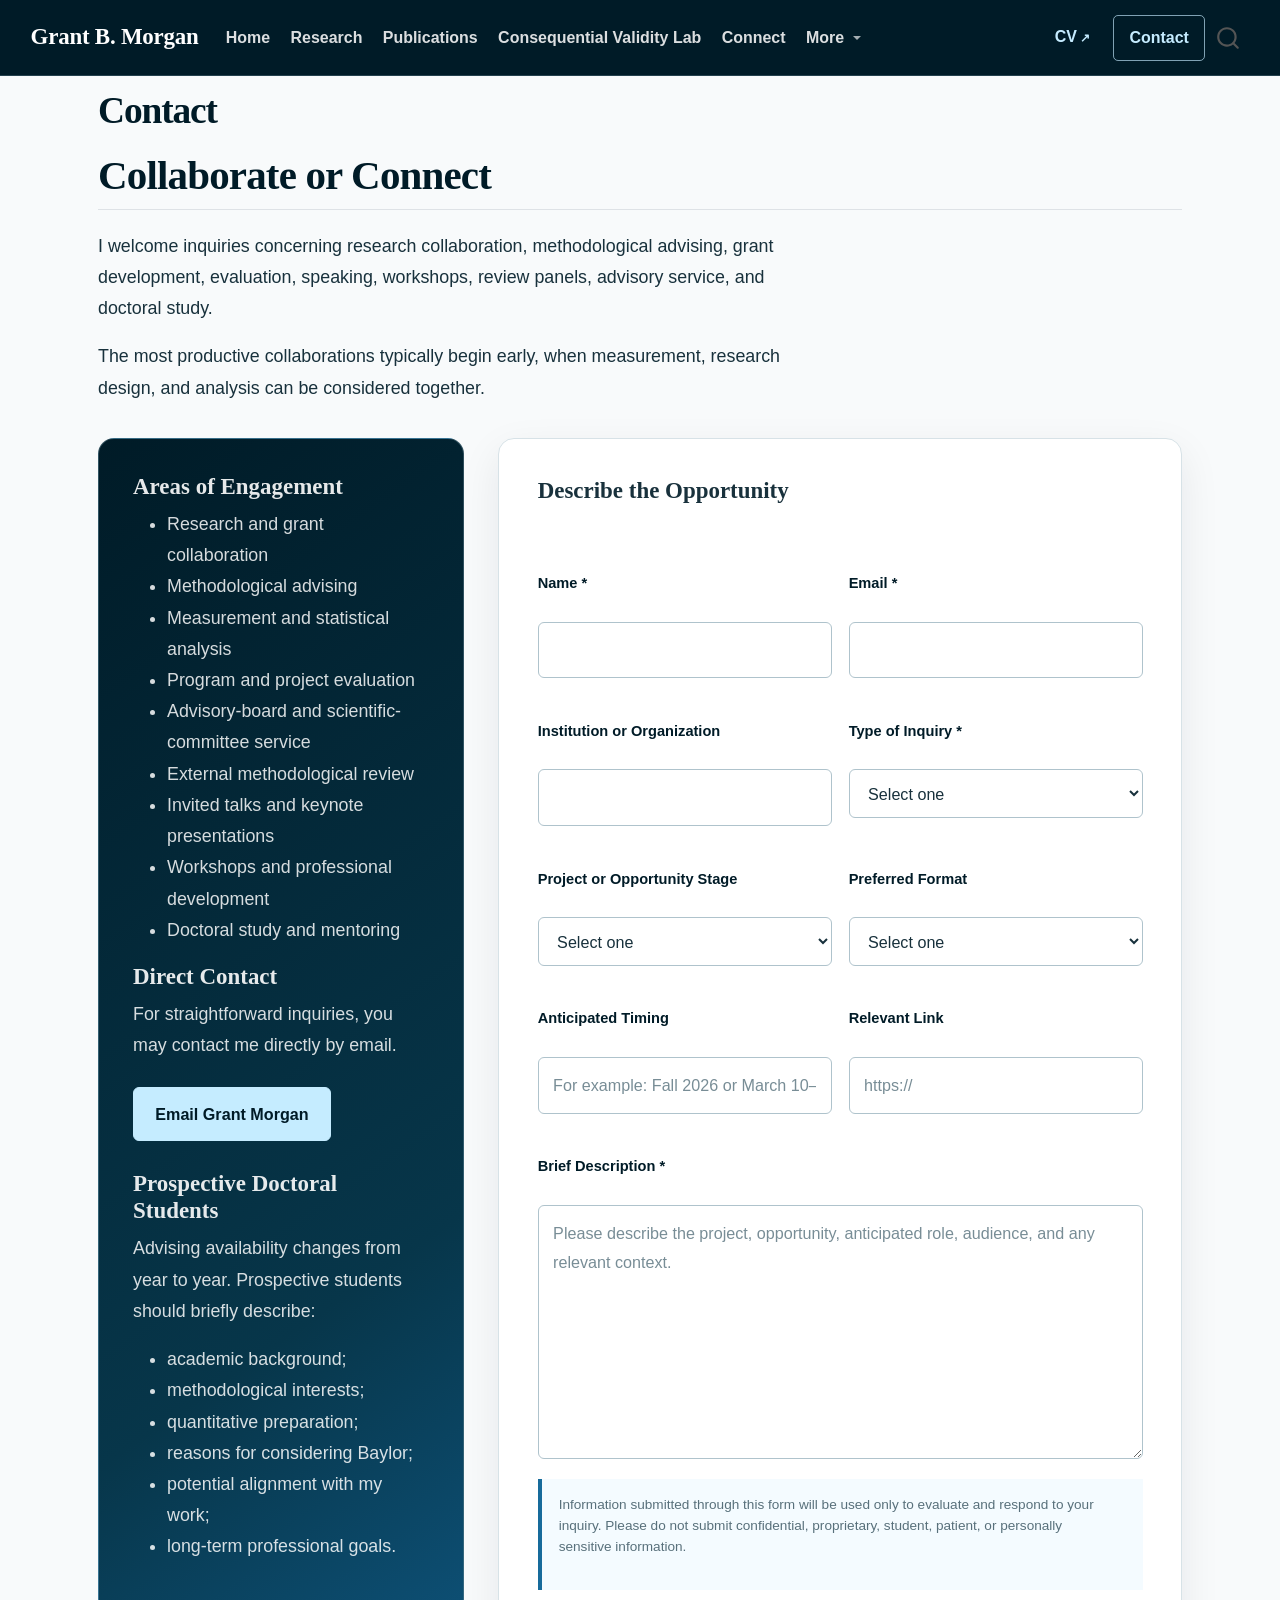
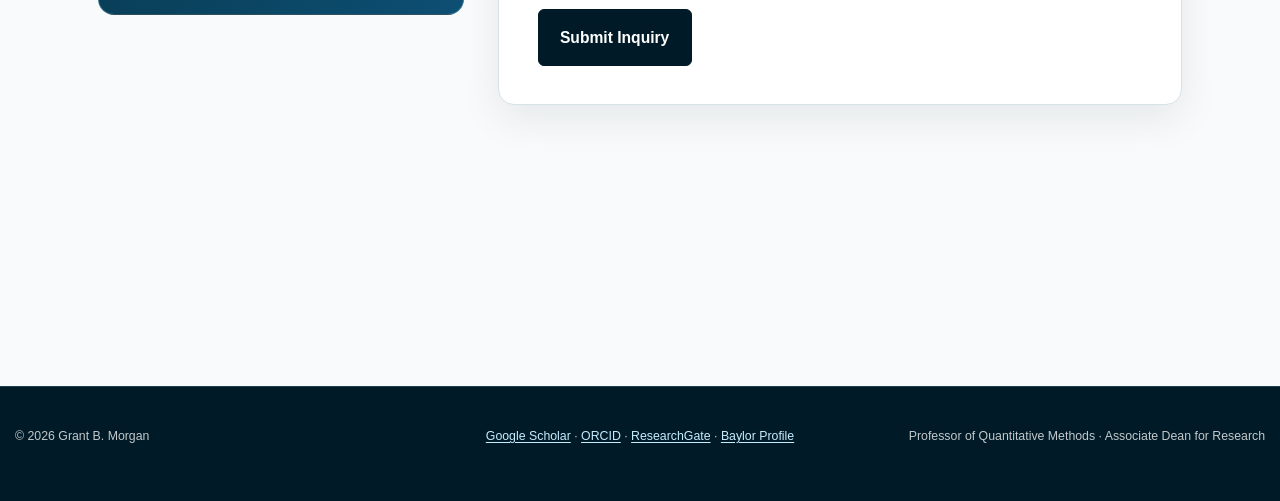
<file: docs/contact.html>
<!DOCTYPE html>
<html xmlns="http://www.w3.org/1999/xhtml" lang="en" xml:lang="en"><head>

<meta charset="utf-8">
<meta name="generator" content="quarto-1.9.38">

<meta name="viewport" content="width=device-width, initial-scale=1.0, user-scalable=yes">


<title>Contact – Grant B. Morgan</title>
<style>
/* Default styles provided by pandoc.
** See https://pandoc.org/MANUAL.html#variables-for-html for config info.
*/
code{white-space: pre-wrap;}
span.smallcaps{font-variant: small-caps;}
div.columns{display: flex; gap: min(4vw, 1.5em);}
div.column{flex: auto; overflow-x: auto;}
div.hanging-indent{margin-left: 1.5em; text-indent: -1.5em;}
ul.task-list{list-style: none;}
ul.task-list li input[type="checkbox"] {
  width: 0.8em;
  margin: 0 0.8em 0.2em -1em; /* quarto-specific, see https://github.com/quarto-dev/quarto-cli/issues/4556 */ 
  vertical-align: middle;
}
</style>


<script src="site_libs/quarto-nav/quarto-nav.js"></script>
<script src="site_libs/quarto-nav/headroom.min.js"></script>
<script src="site_libs/clipboard/clipboard.min.js"></script>
<script src="site_libs/quarto-search/autocomplete.umd.js"></script>
<script src="site_libs/quarto-search/fuse.min.js"></script>
<script src="site_libs/quarto-search/quarto-search.js"></script>
<meta name="quarto:offset" content="./">
<script src="site_libs/quarto-html/quarto.js" type="module"></script>
<script src="site_libs/quarto-html/tabsets/tabsets.js" type="module"></script>
<script src="site_libs/quarto-html/popper.min.js"></script>
<script src="site_libs/quarto-html/tippy.umd.min.js"></script>
<script src="site_libs/quarto-html/anchor.min.js"></script>
<link href="site_libs/quarto-html/tippy.css" rel="stylesheet">
<link href="site_libs/quarto-html/quarto-syntax-highlighting-15634bcf2e68342d4ad2dfa704d543f6.css" rel="stylesheet" id="quarto-text-highlighting-styles">
<script src="site_libs/bootstrap/bootstrap.min.js"></script>
<link href="site_libs/bootstrap/bootstrap-icons.css" rel="stylesheet">
<link href="site_libs/bootstrap/bootstrap-158031087360bce0ff56dc785ce39e06.min.css" rel="stylesheet" append-hash="true" id="quarto-bootstrap" data-mode="light">
<script id="quarto-search-options" type="application/json">{
  "location": "navbar",
  "copy-button": false,
  "collapse-after": 3,
  "panel-placement": "end",
  "type": "overlay",
  "limit": 50,
  "keyboard-shortcut": [
    "f",
    "/",
    "s"
  ],
  "show-item-context": false,
  "language": {
    "search-no-results-text": "No results",
    "search-matching-documents-text": "matching documents",
    "search-copy-link-title": "Copy link to search",
    "search-hide-matches-text": "Hide additional matches",
    "search-more-match-text": "more match in this document",
    "search-more-matches-text": "more matches in this document",
    "search-clear-button-title": "Clear",
    "search-text-placeholder": "",
    "search-detached-cancel-button-title": "Cancel",
    "search-submit-button-title": "Submit",
    "search-label": "Search"
  }
}</script>


<link rel="stylesheet" href="styles.css">
</head>

<body class="nav-fixed quarto-light">

<div id="quarto-search-results"></div>
  <header id="quarto-header" class="headroom fixed-top">
    <nav class="navbar navbar-expand-lg " data-bs-theme="dark">
      <div class="navbar-container container-fluid">
      <div class="navbar-brand-container mx-auto">
    <a class="navbar-brand" href="./index.html">
    <span class="navbar-title">Grant B. Morgan</span>
    </a>
  </div>
            <div id="quarto-search" class="" title="Search"></div>
          <button class="navbar-toggler" type="button" data-bs-toggle="collapse" data-bs-target="#navbarCollapse" aria-controls="navbarCollapse" role="menu" aria-expanded="false" aria-label="Toggle navigation" onclick="if (window.quartoToggleHeadroom) { window.quartoToggleHeadroom(); }">
  <span class="navbar-toggler-icon"></span>
</button>
          <div class="collapse navbar-collapse" id="navbarCollapse">
            <ul class="navbar-nav navbar-nav-scroll me-auto">
  <li class="nav-item">
    <a class="nav-link" href="./index.html"> 
<span class="menu-text">Home</span></a>
  </li>  
  <li class="nav-item">
    <a class="nav-link" href="./research.html"> 
<span class="menu-text">Research</span></a>
  </li>  
  <li class="nav-item">
    <a class="nav-link" href="./publications.html"> 
<span class="menu-text">Publications</span></a>
  </li>  
  <li class="nav-item">
    <a class="nav-link" href="./consequential-validity-lab.html"> 
<span class="menu-text">Consequential Validity Lab</span></a>
  </li>  
  <li class="nav-item">
    <a class="nav-link" href="./engagement.html"> 
<span class="menu-text">Connect</span></a>
  </li>  
  <li class="nav-item dropdown ">
    <a class="nav-link dropdown-toggle" href="#" id="nav-menu-more" role="link" data-bs-toggle="dropdown" aria-expanded="false">
 <span class="menu-text">More</span>
    </a>
    <ul class="dropdown-menu" aria-labelledby="nav-menu-more">    
        <li>
    <a class="dropdown-item" href="./teaching.html">
 <span class="dropdown-text">Teaching &amp; Mentoring</span></a>
  </li>  
        <li>
    <a class="dropdown-item" href="./leadership.html">
 <span class="dropdown-text">Leadership</span></a>
  </li>  
        <li>
    <a class="dropdown-item" href="./resources.html">
 <span class="dropdown-text">Resources</span></a>
  </li>  
        <li>
    <a class="dropdown-item" href="./about.html">
 <span class="dropdown-text">About</span></a>
  </li>  
    </ul>
  </li>
</ul>
            <ul class="navbar-nav navbar-nav-scroll ms-auto">
  <li class="nav-item">
    <a class="nav-link" href="./assets/documents/grant-morgan-cv.pdf" target="_blank"> 
<span class="menu-text">CV</span></a>
  </li>  
  <li class="nav-item">
    <a class="nav-link active" href="./contact.html" aria-current="page"> 
<span class="menu-text">Contact</span></a>
  </li>  
</ul>
          </div> <!-- /navcollapse -->
            <div class="quarto-navbar-tools">
</div>
      </div> <!-- /container-fluid -->
    </nav>
</header>
<!-- content -->
<div id="quarto-content" class="quarto-container page-columns page-rows-contents page-layout-full page-navbar">
<!-- sidebar -->
<!-- margin-sidebar -->
    
<!-- main -->
<main class="content column-page" id="quarto-document-content">

<header id="title-block-header" class="quarto-title-block default">
<div class="quarto-title">
<h1 class="title">Contact</h1>
</div>



<div class="quarto-title-meta column-page">

    
  
    
  </div>
  


</header>


<section id="collaborate-or-connect" class="level2">
<h2 class="anchored" data-anchor-id="collaborate-or-connect">Collaborate or Connect</h2>
<p>I welcome inquiries concerning research collaboration, methodological advising, grant development, evaluation, speaking, workshops, review panels, advisory service, and doctoral study.</p>
<p>The most productive collaborations typically begin early, when measurement, research design, and analysis can be considered together.</p>
<div class="contact-layout">
<div class="contact-information">
<section id="areas-of-engagement" class="level3">
<h3 class="anchored" data-anchor-id="areas-of-engagement">Areas of Engagement</h3>
<ul>
<li>Research and grant collaboration</li>
<li>Methodological advising</li>
<li>Measurement and statistical analysis</li>
<li>Program and project evaluation</li>
<li>Advisory-board and scientific-committee service</li>
<li>External methodological review</li>
<li>Invited talks and keynote presentations</li>
<li>Workshops and professional development</li>
<li>Doctoral study and mentoring</li>
</ul>
</section>
<section id="direct-contact" class="level3">
<h3 class="anchored" data-anchor-id="direct-contact">Direct Contact</h3>
<p>For straightforward inquiries, you may contact me directly by email.</p>
<p><a href="mailto:grant_morgan@baylor.edu" class="btn btn-primary">Email Grant Morgan</a></p>
</section>
<section id="prospective-doctoral-students" class="level3">
<h3 class="anchored" data-anchor-id="prospective-doctoral-students">Prospective Doctoral Students</h3>
<p>Advising availability changes from year to year. Prospective students should briefly describe:</p>
<ul>
<li>academic background;</li>
<li>methodological interests;</li>
<li>quantitative preparation;</li>
<li>reasons for considering Baylor;</li>
<li>potential alignment with my work;</li>
<li>long-term professional goals.</li>
</ul>
</section>
</div>
<section id="describe-the-opportunity" class="level3 contact-form-panel">
<h3 class="anchored" data-anchor-id="describe-the-opportunity">Describe the Opportunity</h3>
<form name="professional-inquiry" method="POST" data-netlify="true" netlify-honeypot="bot-field" class="professional-inquiry-form">
<p><input type="hidden" name="form-name" value="professional-inquiry"></p>
<p class="hidden-form-field">
<label> Do not complete this field: <input name="bot-field"> </label>
</p>
<div class="form-row form-row-two">
<div class="form-field">
<p><label for="name">Name <span aria-hidden="true">*</span></label></p>
<p><input type="text" id="name" name="name" autocomplete="name" required=""></p>
</div>
<div class="form-field">
<p><label for="email">Email <span aria-hidden="true">*</span></label></p>
<p><input type="email" id="email" name="email" autocomplete="email" required=""></p>
</div>
</div>
<div class="form-row form-row-two">
<div class="form-field">
<p><label for="organization">Institution or Organization</label></p>
<p><input type="text" id="organization" name="organization" autocomplete="organization"></p>
</div>
<div class="form-field">
<p><label for="inquiry-type">Type of Inquiry <span aria-hidden="true">*</span></label></p>
<p><select id="inquiry-type" name="inquiry-type" required=""> <option value="">Select one</option> <option value="research-collaboration">Research collaboration</option> <option value="grant-proposal">Grant proposal</option> <option value="methodological-advising">Methodological advising</option> <option value="measurement-analysis">Measurement or analysis</option> <option value="evaluation">Evaluation</option> <option value="advisory-service">Advisory board or committee</option> <option value="external-review">External methodological review</option> <option value="speaking">Invited talk or keynote</option> <option value="workshop">Workshop or professional development</option> <option value="doctoral-study">Doctoral study</option> <option value="other">Other</option> </select></p>
</div>
</div>
<div class="form-row form-row-two">
<div class="form-field">
<p><label for="project-stage">Project or Opportunity Stage</label></p>
<p><select id="project-stage" name="project-stage"> <option value="">Select one</option> <option value="initial-concept">Initial concept</option> <option value="research-questions">Research questions under development</option> <option value="grant-planning">Grant planning</option> <option value="measurement-development">Measurement development</option> <option value="study-design">Study design</option> <option value="data-collection">Data collection</option> <option value="analysis">Analysis</option> <option value="manuscript">Manuscript preparation</option> <option value="event-planning">Event or workshop planning</option> <option value="not-applicable">Not applicable</option> </select></p>
</div>
<div class="form-field">
<p><label for="format">Preferred Format</label></p>
<p><select id="format" name="format"> <option value="">Select one</option> <option value="virtual">Virtual</option> <option value="in-person">In person</option> <option value="flexible">Flexible</option> <option value="not-applicable">Not applicable</option> </select></p>
</div>
</div>
<div class="form-row form-row-two">
<div class="form-field">
<p><label for="timing">Anticipated Timing</label></p>
<p><input type="text" id="timing" name="timing" placeholder="For example: Fall 2026 or March 10–12"></p>
</div>
<div class="form-field">
<p><label for="relevant-link">Relevant Link</label></p>
<p><input type="url" id="relevant-link" name="relevant-link" placeholder="https://"></p>
</div>
</div>
<div class="form-field">
<p><label for="message"> Brief Description <span aria-hidden="true">*</span> </label></p>
<textarea id="message" name="message" rows="8" required="" placeholder="Please describe the project, opportunity, anticipated role, audience, and any relevant context."></textarea>
</div>
<div class="form-privacy-notice">
<p>Information submitted through this form will be used only to evaluate and respond to your inquiry. Please do not submit confidential, proprietary, student, patient, or personally sensitive information.</p>
</div>
<button type="submit" class="contact-submit-button">
Submit Inquiry
</button>
</form>
</section>
</div>


</section>

</main> <!-- /main -->
<script id="quarto-html-after-body" type="application/javascript">
  window.document.addEventListener("DOMContentLoaded", function (event) {
    const icon = "";
    const anchorJS = new window.AnchorJS();
    anchorJS.options = {
      placement: 'right',
      icon: icon
    };
    anchorJS.add('.anchored');
    const isCodeAnnotation = (el) => {
      for (const clz of el.classList) {
        if (clz.startsWith('code-annotation-')) {                     
          return true;
        }
      }
      return false;
    }
    const onCopySuccess = function(e) {
      // button target
      const button = e.trigger;
      // don't keep focus
      button.blur();
      // flash "checked"
      button.classList.add('code-copy-button-checked');
      var currentTitle = button.getAttribute("title");
      button.setAttribute("title", "Copied!");
      let tooltip;
      if (window.bootstrap) {
        button.setAttribute("data-bs-toggle", "tooltip");
        button.setAttribute("data-bs-placement", "left");
        button.setAttribute("data-bs-title", "Copied!");
        tooltip = new bootstrap.Tooltip(button, 
          { trigger: "manual", 
            customClass: "code-copy-button-tooltip",
            offset: [0, -8]});
        tooltip.show();    
      }
      setTimeout(function() {
        if (tooltip) {
          tooltip.hide();
          button.removeAttribute("data-bs-title");
          button.removeAttribute("data-bs-toggle");
          button.removeAttribute("data-bs-placement");
        }
        button.setAttribute("title", currentTitle);
        button.classList.remove('code-copy-button-checked');
      }, 1000);
      // clear code selection
      e.clearSelection();
    }
    const getTextToCopy = function(trigger) {
      const outerScaffold = trigger.parentElement.cloneNode(true);
      const codeEl = outerScaffold.querySelector('code');
      for (const childEl of codeEl.children) {
        if (isCodeAnnotation(childEl)) {
          childEl.remove();
        }
      }
      return codeEl.innerText;
    }
    const clipboard = new window.ClipboardJS('.code-copy-button:not([data-in-quarto-modal])', {
      text: getTextToCopy
    });
    clipboard.on('success', onCopySuccess);
    if (window.document.getElementById('quarto-embedded-source-code-modal')) {
      const clipboardModal = new window.ClipboardJS('.code-copy-button[data-in-quarto-modal]', {
        text: getTextToCopy,
        container: window.document.getElementById('quarto-embedded-source-code-modal')
      });
      clipboardModal.on('success', onCopySuccess);
    }
      var localhostRegex = new RegExp(/^(?:http|https):\/\/localhost\:?[0-9]*\//);
      var mailtoRegex = new RegExp(/^mailto:/);
        var filterRegex = new RegExp('/' + window.location.host + '/');
      var isInternal = (href) => {
          return filterRegex.test(href) || localhostRegex.test(href) || mailtoRegex.test(href);
      }
      // Inspect non-navigation links and adorn them if external
     var links = window.document.querySelectorAll('a[href]:not(.nav-link):not(.navbar-brand):not(.toc-action):not(.sidebar-link):not(.sidebar-item-toggle):not(.pagination-link):not(.no-external):not([aria-hidden]):not(.dropdown-item):not(.quarto-navigation-tool):not(.about-link)');
      for (var i=0; i<links.length; i++) {
        const link = links[i];
        if (!isInternal(link.href)) {
          // undo the damage that might have been done by quarto-nav.js in the case of
          // links that we want to consider external
          if (link.dataset.originalHref !== undefined) {
            link.href = link.dataset.originalHref;
          }
        }
      }
    function tippyHover(el, contentFn, onTriggerFn, onUntriggerFn) {
      const config = {
        allowHTML: true,
        maxWidth: 500,
        delay: 100,
        arrow: false,
        appendTo: function(el) {
            return el.parentElement;
        },
        interactive: true,
        interactiveBorder: 10,
        theme: 'quarto',
        placement: 'bottom-start',
      };
      if (contentFn) {
        config.content = contentFn;
      }
      if (onTriggerFn) {
        config.onTrigger = onTriggerFn;
      }
      if (onUntriggerFn) {
        config.onUntrigger = onUntriggerFn;
      }
      window.tippy(el, config); 
    }
    const noterefs = window.document.querySelectorAll('a[role="doc-noteref"]');
    for (var i=0; i<noterefs.length; i++) {
      const ref = noterefs[i];
      tippyHover(ref, function() {
        // use id or data attribute instead here
        let href = ref.getAttribute('data-footnote-href') || ref.getAttribute('href');
        try { href = new URL(href).hash; } catch {}
        const id = href.replace(/^#\/?/, "");
        const note = window.document.getElementById(id);
        if (note) {
          return note.innerHTML;
        } else {
          return "";
        }
      });
    }
    const xrefs = window.document.querySelectorAll('a.quarto-xref');
    const processXRef = (id, note) => {
      // Strip column container classes
      const stripColumnClz = (el) => {
        el.classList.remove("page-full", "page-columns");
        if (el.children) {
          for (const child of el.children) {
            stripColumnClz(child);
          }
        }
      }
      stripColumnClz(note)
      if (id === null || id.startsWith('sec-')) {
        // Special case sections, only their first couple elements
        const container = document.createElement("div");
        if (note.children && note.children.length > 2) {
          container.appendChild(note.children[0].cloneNode(true));
          for (let i = 1; i < note.children.length; i++) {
            const child = note.children[i];
            if (child.tagName === "P" && child.innerText === "") {
              continue;
            } else {
              container.appendChild(child.cloneNode(true));
              break;
            }
          }
          if (window.Quarto?.typesetMath) {
            window.Quarto.typesetMath(container);
          }
          return container.innerHTML
        } else {
          if (window.Quarto?.typesetMath) {
            window.Quarto.typesetMath(note);
          }
          return note.innerHTML;
        }
      } else {
        // Remove any anchor links if they are present
        const anchorLink = note.querySelector('a.anchorjs-link');
        if (anchorLink) {
          anchorLink.remove();
        }
        if (window.Quarto?.typesetMath) {
          window.Quarto.typesetMath(note);
        }
        if (note.classList.contains("callout")) {
          return note.outerHTML;
        } else {
          return note.innerHTML;
        }
      }
    }
    for (var i=0; i<xrefs.length; i++) {
      const xref = xrefs[i];
      tippyHover(xref, undefined, function(instance) {
        instance.disable();
        let url = xref.getAttribute('href');
        let hash = undefined; 
        if (url.startsWith('#')) {
          hash = url;
        } else {
          try { hash = new URL(url).hash; } catch {}
        }
        if (hash) {
          const id = hash.replace(/^#\/?/, "");
          const note = window.document.getElementById(id);
          if (note !== null) {
            try {
              const html = processXRef(id, note.cloneNode(true));
              instance.setContent(html);
            } finally {
              instance.enable();
              instance.show();
            }
          } else {
            // See if we can fetch this
            fetch(url.split('#')[0])
            .then(res => res.text())
            .then(html => {
              const parser = new DOMParser();
              const htmlDoc = parser.parseFromString(html, "text/html");
              const note = htmlDoc.getElementById(id);
              if (note !== null) {
                const html = processXRef(id, note);
                instance.setContent(html);
              } 
            }).finally(() => {
              instance.enable();
              instance.show();
            });
          }
        } else {
          // See if we can fetch a full url (with no hash to target)
          // This is a special case and we should probably do some content thinning / targeting
          fetch(url)
          .then(res => res.text())
          .then(html => {
            const parser = new DOMParser();
            const htmlDoc = parser.parseFromString(html, "text/html");
            const note = htmlDoc.querySelector('main.content');
            if (note !== null) {
              // This should only happen for chapter cross references
              // (since there is no id in the URL)
              // remove the first header
              if (note.children.length > 0 && note.children[0].tagName === "HEADER") {
                note.children[0].remove();
              }
              const html = processXRef(null, note);
              instance.setContent(html);
            } 
          }).finally(() => {
            instance.enable();
            instance.show();
          });
        }
      }, function(instance) {
      });
    }
        let selectedAnnoteEl;
        const selectorForAnnotation = ( cell, annotation) => {
          let cellAttr = 'data-code-cell="' + cell + '"';
          let lineAttr = 'data-code-annotation="' +  annotation + '"';
          const selector = 'span[' + cellAttr + '][' + lineAttr + ']';
          return selector;
        }
        const selectCodeLines = (annoteEl) => {
          const doc = window.document;
          const targetCell = annoteEl.getAttribute("data-target-cell");
          const targetAnnotation = annoteEl.getAttribute("data-target-annotation");
          const annoteSpan = window.document.querySelector(selectorForAnnotation(targetCell, targetAnnotation));
          const lines = annoteSpan.getAttribute("data-code-lines").split(",");
          const lineIds = lines.map((line) => {
            return targetCell + "-" + line;
          })
          let top = null;
          let height = null;
          let parent = null;
          if (lineIds.length > 0) {
              //compute the position of the single el (top and bottom and make a div)
              const el = window.document.getElementById(lineIds[0]);
              top = el.offsetTop;
              height = el.offsetHeight;
              parent = el.parentElement.parentElement;
            if (lineIds.length > 1) {
              const lastEl = window.document.getElementById(lineIds[lineIds.length - 1]);
              const bottom = lastEl.offsetTop + lastEl.offsetHeight;
              height = bottom - top;
            }
            if (top !== null && height !== null && parent !== null) {
              // cook up a div (if necessary) and position it 
              let div = window.document.getElementById("code-annotation-line-highlight");
              if (div === null) {
                div = window.document.createElement("div");
                div.setAttribute("id", "code-annotation-line-highlight");
                div.style.position = 'absolute';
                parent.appendChild(div);
              }
              div.style.top = top - 2 + "px";
              div.style.height = height + 4 + "px";
              div.style.left = 0;
              let gutterDiv = window.document.getElementById("code-annotation-line-highlight-gutter");
              if (gutterDiv === null) {
                gutterDiv = window.document.createElement("div");
                gutterDiv.setAttribute("id", "code-annotation-line-highlight-gutter");
                gutterDiv.style.position = 'absolute';
                const codeCell = window.document.getElementById(targetCell);
                const gutter = codeCell.querySelector('.code-annotation-gutter');
                gutter.appendChild(gutterDiv);
              }
              gutterDiv.style.top = top - 2 + "px";
              gutterDiv.style.height = height + 4 + "px";
            }
            selectedAnnoteEl = annoteEl;
          }
        };
        const unselectCodeLines = () => {
          const elementsIds = ["code-annotation-line-highlight", "code-annotation-line-highlight-gutter"];
          elementsIds.forEach((elId) => {
            const div = window.document.getElementById(elId);
            if (div) {
              div.remove();
            }
          });
          selectedAnnoteEl = undefined;
        };
          // Handle positioning of the toggle
      window.addEventListener(
        "resize",
        throttle(() => {
          elRect = undefined;
          if (selectedAnnoteEl) {
            selectCodeLines(selectedAnnoteEl);
          }
        }, 10)
      );
      function throttle(fn, ms) {
      let throttle = false;
      let timer;
        return (...args) => {
          if(!throttle) { // first call gets through
              fn.apply(this, args);
              throttle = true;
          } else { // all the others get throttled
              if(timer) clearTimeout(timer); // cancel #2
              timer = setTimeout(() => {
                fn.apply(this, args);
                timer = throttle = false;
              }, ms);
          }
        };
      }
        // Attach click handler to the DT
        const annoteDls = window.document.querySelectorAll('dt[data-target-cell]');
        for (const annoteDlNode of annoteDls) {
          annoteDlNode.addEventListener('click', (event) => {
            const clickedEl = event.target;
            if (clickedEl !== selectedAnnoteEl) {
              unselectCodeLines();
              const activeEl = window.document.querySelector('dt[data-target-cell].code-annotation-active');
              if (activeEl) {
                activeEl.classList.remove('code-annotation-active');
              }
              selectCodeLines(clickedEl);
              clickedEl.classList.add('code-annotation-active');
            } else {
              // Unselect the line
              unselectCodeLines();
              clickedEl.classList.remove('code-annotation-active');
            }
          });
        }
    const findCites = (el) => {
      const parentEl = el.parentElement;
      if (parentEl) {
        const cites = parentEl.dataset.cites;
        if (cites) {
          return {
            el,
            cites: cites.split(' ')
          };
        } else {
          return findCites(el.parentElement)
        }
      } else {
        return undefined;
      }
    };
    var bibliorefs = window.document.querySelectorAll('a[role="doc-biblioref"]');
    for (var i=0; i<bibliorefs.length; i++) {
      const ref = bibliorefs[i];
      const citeInfo = findCites(ref);
      if (citeInfo) {
        tippyHover(citeInfo.el, function() {
          var popup = window.document.createElement('div');
          citeInfo.cites.forEach(function(cite) {
            var citeDiv = window.document.createElement('div');
            citeDiv.classList.add('hanging-indent');
            citeDiv.classList.add('csl-entry');
            var biblioDiv = window.document.getElementById('ref-' + cite);
            if (biblioDiv) {
              citeDiv.innerHTML = biblioDiv.innerHTML;
            }
            popup.appendChild(citeDiv);
          });
          return popup.innerHTML;
        });
      }
    }
  });
  </script>
</div> <!-- /content -->
<footer class="footer">
  <div class="nav-footer">
    <div class="nav-footer-left">
<p>© 2026 Grant B. Morgan</p>
</div>   
    <div class="nav-footer-center">
<p><a href="https://scholar.google.com/citations?user=4su2ni8AAAAJ&amp;hl=en">Google Scholar</a> · <a href="https://orcid.org/0000-0002-3077-4643">ORCID</a> · <a href="https://www.researchgate.net/profile/Grant-Morgan-4">ResearchGate</a> · <a href="https://edp.soe.baylor.edu/grant-morgan">Baylor Profile</a></p>
</div>
    <div class="nav-footer-right">
<p>Professor of Quantitative Methods · Associate Dean for Research</p>
</div>
  </div>
</footer>




</body></html>
</file>
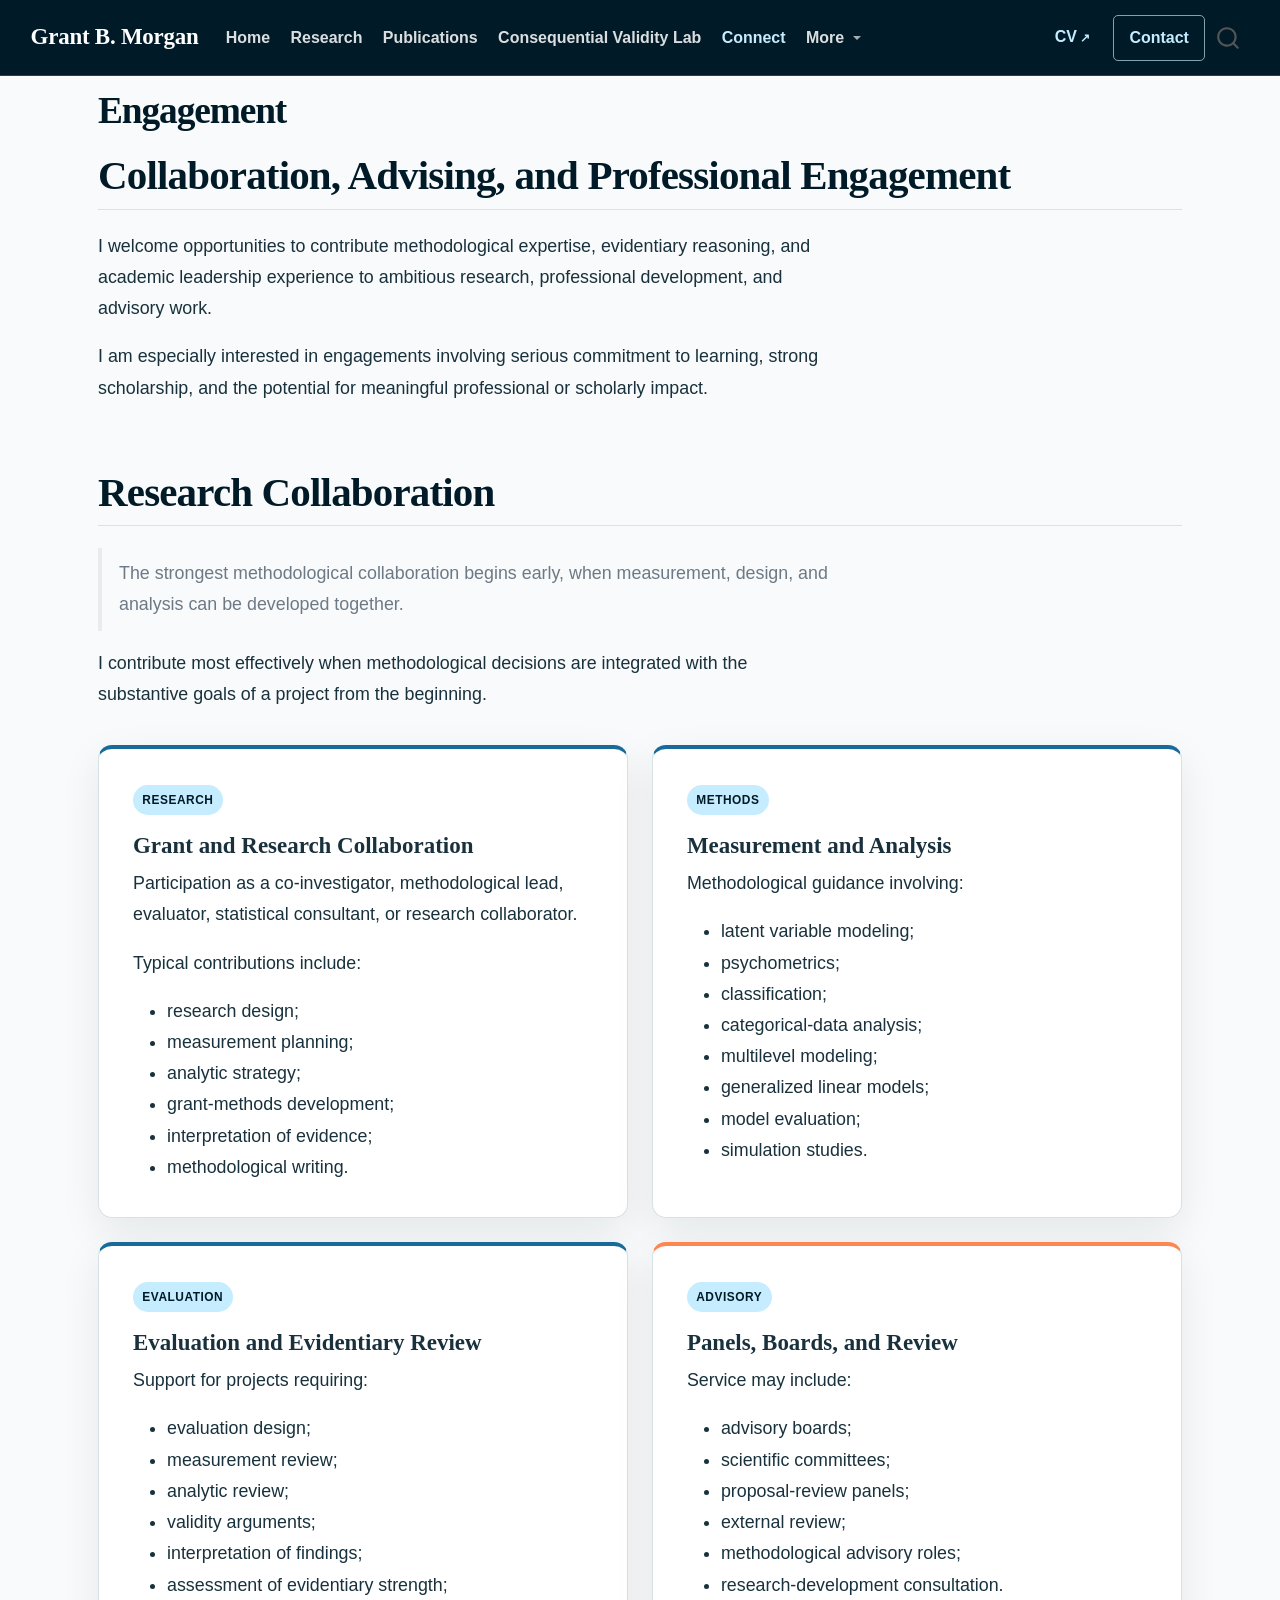
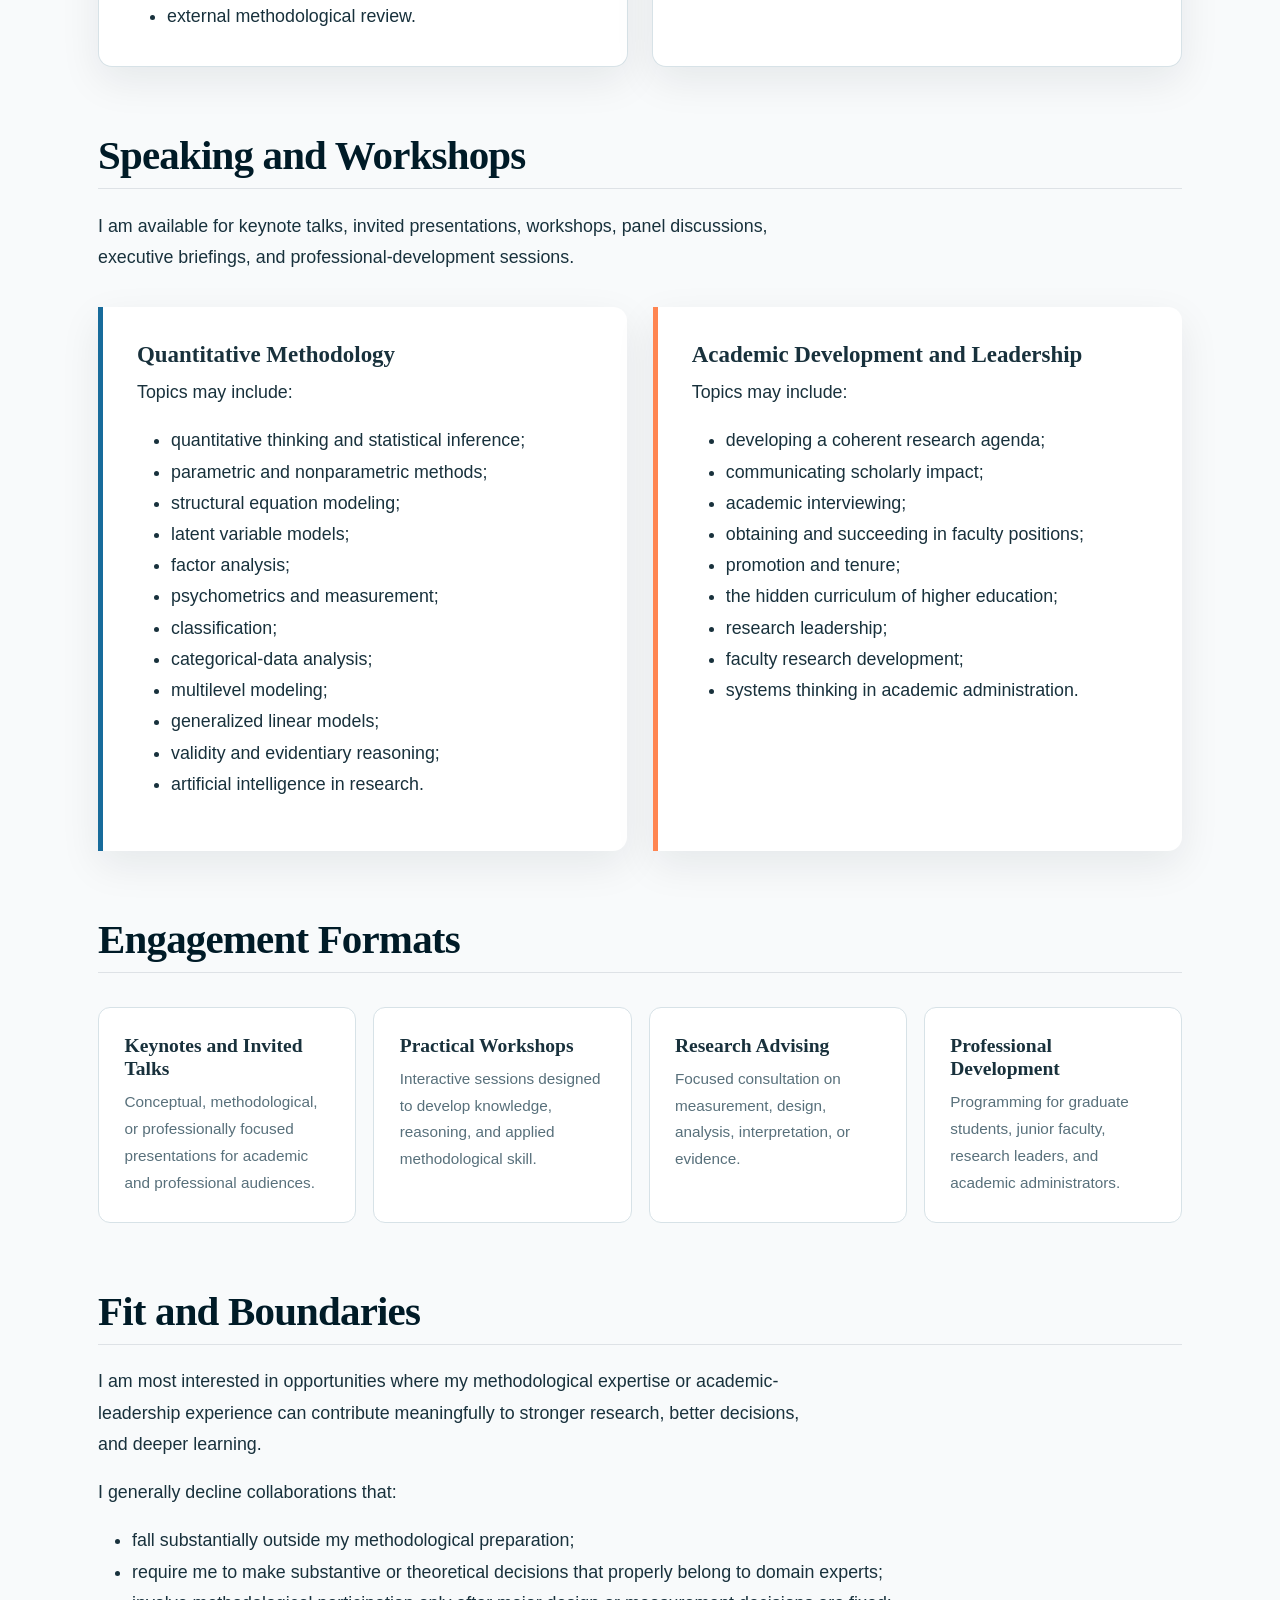
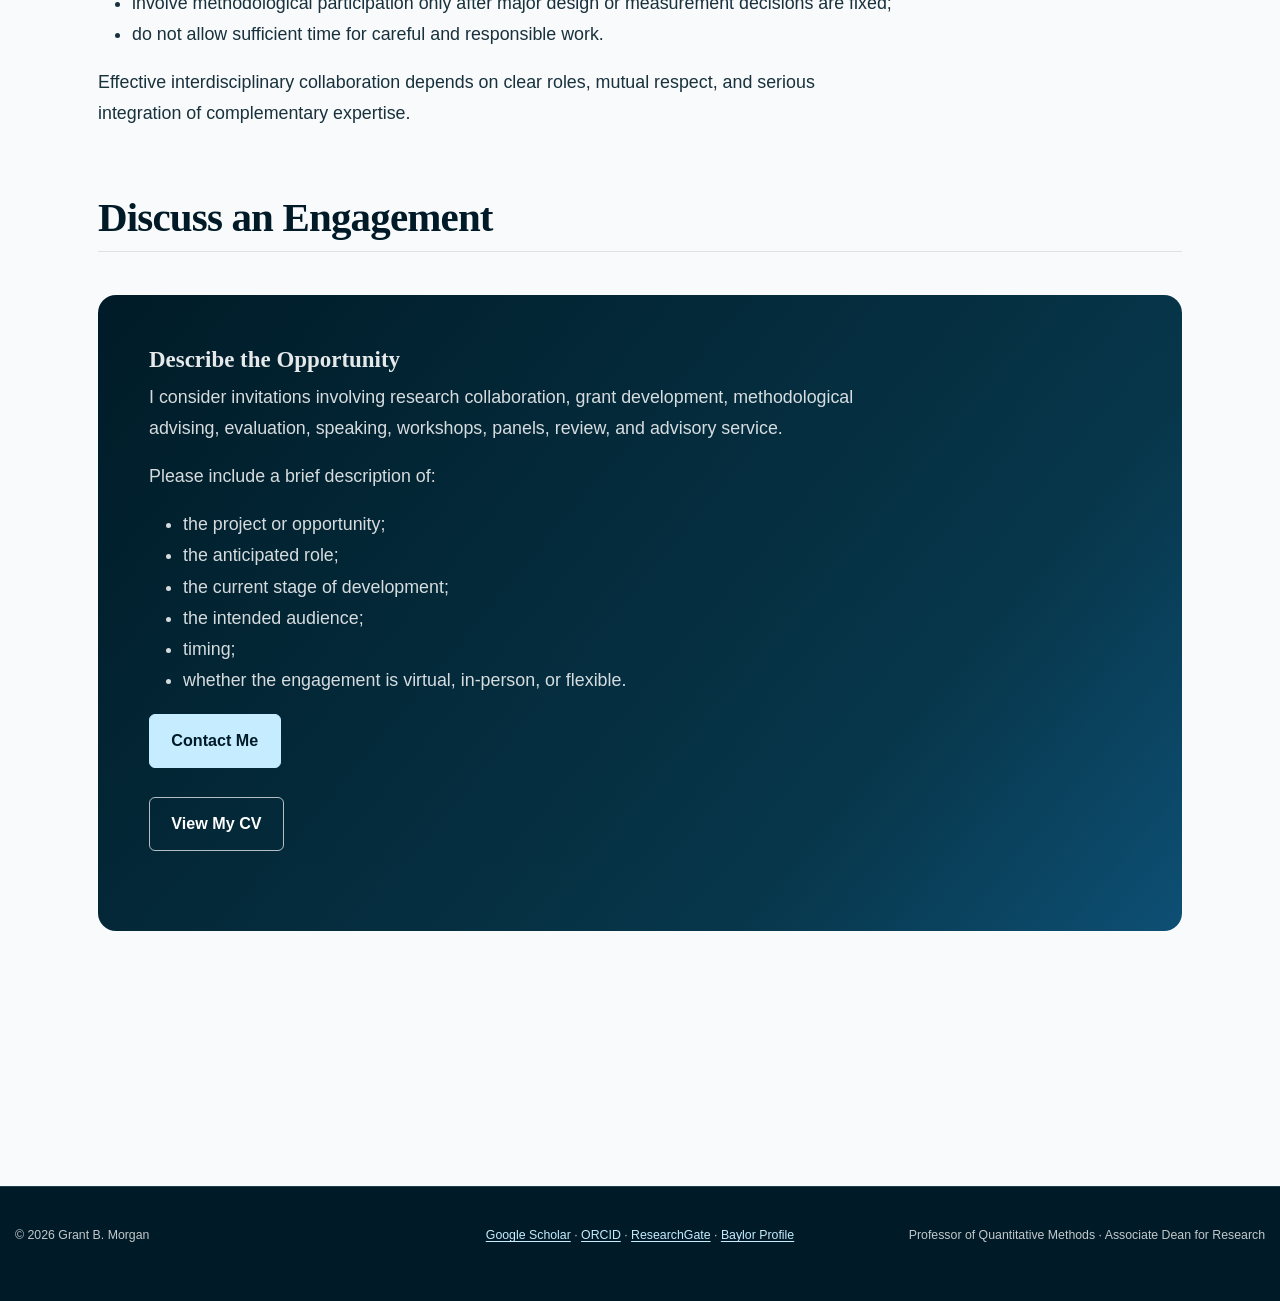
<file: docs/engagement.html>
<!DOCTYPE html>
<html xmlns="http://www.w3.org/1999/xhtml" lang="en" xml:lang="en"><head>

<meta charset="utf-8">
<meta name="generator" content="quarto-1.9.38">

<meta name="viewport" content="width=device-width, initial-scale=1.0, user-scalable=yes">


<title>Engagement – Grant B. Morgan</title>
<style>
/* Default styles provided by pandoc.
** See https://pandoc.org/MANUAL.html#variables-for-html for config info.
*/
code{white-space: pre-wrap;}
span.smallcaps{font-variant: small-caps;}
div.columns{display: flex; gap: min(4vw, 1.5em);}
div.column{flex: auto; overflow-x: auto;}
div.hanging-indent{margin-left: 1.5em; text-indent: -1.5em;}
ul.task-list{list-style: none;}
ul.task-list li input[type="checkbox"] {
  width: 0.8em;
  margin: 0 0.8em 0.2em -1em; /* quarto-specific, see https://github.com/quarto-dev/quarto-cli/issues/4556 */ 
  vertical-align: middle;
}
</style>


<script src="site_libs/quarto-nav/quarto-nav.js"></script>
<script src="site_libs/quarto-nav/headroom.min.js"></script>
<script src="site_libs/clipboard/clipboard.min.js"></script>
<script src="site_libs/quarto-search/autocomplete.umd.js"></script>
<script src="site_libs/quarto-search/fuse.min.js"></script>
<script src="site_libs/quarto-search/quarto-search.js"></script>
<meta name="quarto:offset" content="./">
<script src="site_libs/quarto-html/quarto.js" type="module"></script>
<script src="site_libs/quarto-html/tabsets/tabsets.js" type="module"></script>
<script src="site_libs/quarto-html/popper.min.js"></script>
<script src="site_libs/quarto-html/tippy.umd.min.js"></script>
<script src="site_libs/quarto-html/anchor.min.js"></script>
<link href="site_libs/quarto-html/tippy.css" rel="stylesheet">
<link href="site_libs/quarto-html/quarto-syntax-highlighting-15634bcf2e68342d4ad2dfa704d543f6.css" rel="stylesheet" id="quarto-text-highlighting-styles">
<script src="site_libs/bootstrap/bootstrap.min.js"></script>
<link href="site_libs/bootstrap/bootstrap-icons.css" rel="stylesheet">
<link href="site_libs/bootstrap/bootstrap-158031087360bce0ff56dc785ce39e06.min.css" rel="stylesheet" append-hash="true" id="quarto-bootstrap" data-mode="light">
<script id="quarto-search-options" type="application/json">{
  "location": "navbar",
  "copy-button": false,
  "collapse-after": 3,
  "panel-placement": "end",
  "type": "overlay",
  "limit": 50,
  "keyboard-shortcut": [
    "f",
    "/",
    "s"
  ],
  "show-item-context": false,
  "language": {
    "search-no-results-text": "No results",
    "search-matching-documents-text": "matching documents",
    "search-copy-link-title": "Copy link to search",
    "search-hide-matches-text": "Hide additional matches",
    "search-more-match-text": "more match in this document",
    "search-more-matches-text": "more matches in this document",
    "search-clear-button-title": "Clear",
    "search-text-placeholder": "",
    "search-detached-cancel-button-title": "Cancel",
    "search-submit-button-title": "Submit",
    "search-label": "Search"
  }
}</script>


<link rel="stylesheet" href="styles.css">
</head>

<body class="nav-fixed quarto-light">

<div id="quarto-search-results"></div>
  <header id="quarto-header" class="headroom fixed-top">
    <nav class="navbar navbar-expand-lg " data-bs-theme="dark">
      <div class="navbar-container container-fluid">
      <div class="navbar-brand-container mx-auto">
    <a class="navbar-brand" href="./index.html">
    <span class="navbar-title">Grant B. Morgan</span>
    </a>
  </div>
            <div id="quarto-search" class="" title="Search"></div>
          <button class="navbar-toggler" type="button" data-bs-toggle="collapse" data-bs-target="#navbarCollapse" aria-controls="navbarCollapse" role="menu" aria-expanded="false" aria-label="Toggle navigation" onclick="if (window.quartoToggleHeadroom) { window.quartoToggleHeadroom(); }">
  <span class="navbar-toggler-icon"></span>
</button>
          <div class="collapse navbar-collapse" id="navbarCollapse">
            <ul class="navbar-nav navbar-nav-scroll me-auto">
  <li class="nav-item">
    <a class="nav-link" href="./index.html"> 
<span class="menu-text">Home</span></a>
  </li>  
  <li class="nav-item">
    <a class="nav-link" href="./research.html"> 
<span class="menu-text">Research</span></a>
  </li>  
  <li class="nav-item">
    <a class="nav-link" href="./publications.html"> 
<span class="menu-text">Publications</span></a>
  </li>  
  <li class="nav-item">
    <a class="nav-link" href="./consequential-validity-lab.html"> 
<span class="menu-text">Consequential Validity Lab</span></a>
  </li>  
  <li class="nav-item">
    <a class="nav-link active" href="./engagement.html" aria-current="page"> 
<span class="menu-text">Connect</span></a>
  </li>  
  <li class="nav-item dropdown ">
    <a class="nav-link dropdown-toggle" href="#" id="nav-menu-more" role="link" data-bs-toggle="dropdown" aria-expanded="false">
 <span class="menu-text">More</span>
    </a>
    <ul class="dropdown-menu" aria-labelledby="nav-menu-more">    
        <li>
    <a class="dropdown-item" href="./teaching.html">
 <span class="dropdown-text">Teaching &amp; Mentoring</span></a>
  </li>  
        <li>
    <a class="dropdown-item" href="./leadership.html">
 <span class="dropdown-text">Leadership</span></a>
  </li>  
        <li>
    <a class="dropdown-item" href="./resources.html">
 <span class="dropdown-text">Resources</span></a>
  </li>  
        <li>
    <a class="dropdown-item" href="./about.html">
 <span class="dropdown-text">About</span></a>
  </li>  
    </ul>
  </li>
</ul>
            <ul class="navbar-nav navbar-nav-scroll ms-auto">
  <li class="nav-item">
    <a class="nav-link" href="./assets/documents/grant-morgan-cv.pdf" target="_blank"> 
<span class="menu-text">CV</span></a>
  </li>  
  <li class="nav-item">
    <a class="nav-link" href="./contact.html"> 
<span class="menu-text">Contact</span></a>
  </li>  
</ul>
          </div> <!-- /navcollapse -->
            <div class="quarto-navbar-tools">
</div>
      </div> <!-- /container-fluid -->
    </nav>
</header>
<!-- content -->
<div id="quarto-content" class="quarto-container page-columns page-rows-contents page-layout-full page-navbar">
<!-- sidebar -->
<!-- margin-sidebar -->
    
<!-- main -->
<main class="content column-page" id="quarto-document-content">

<header id="title-block-header" class="quarto-title-block default">
<div class="quarto-title">
<h1 class="title">Engagement</h1>
</div>



<div class="quarto-title-meta column-page">

    
  
    
  </div>
  


</header>


<section id="collaboration-advising-and-professional-engagement" class="level2">
<h2 class="anchored" data-anchor-id="collaboration-advising-and-professional-engagement">Collaboration, Advising, and Professional Engagement</h2>
<p>I welcome opportunities to contribute methodological expertise, evidentiary reasoning, and academic leadership experience to ambitious research, professional development, and advisory work.</p>
<p>I am especially interested in engagements involving serious commitment to learning, strong scholarship, and the potential for meaningful professional or scholarly impact.</p>
</section>
<section id="research-collaboration" class="level2">
<h2 class="anchored" data-anchor-id="research-collaboration">Research Collaboration</h2>
<blockquote class="blockquote">
<p>The strongest methodological collaboration begins early, when measurement, design, and analysis can be developed together.</p>
</blockquote>
<p>I contribute most effectively when methodological decisions are integrated with the substantive goals of a project from the beginning.</p>
<div class="engagement-grid">
<div class="engagement-card">
<p><span class="engagement-label">Research</span></p>
<section id="grant-and-research-collaboration" class="level3">
<h3 class="anchored" data-anchor-id="grant-and-research-collaboration">Grant and Research Collaboration</h3>
<p>Participation as a co-investigator, methodological lead, evaluator, statistical consultant, or research collaborator.</p>
<p>Typical contributions include:</p>
<ul>
<li>research design;</li>
<li>measurement planning;</li>
<li>analytic strategy;</li>
<li>grant-methods development;</li>
<li>interpretation of evidence;</li>
<li>methodological writing.</li>
</ul>
</section>
</div>
<div class="engagement-card">
<p><span class="engagement-label">Methods</span></p>
<section id="measurement-and-analysis" class="level3">
<h3 class="anchored" data-anchor-id="measurement-and-analysis">Measurement and Analysis</h3>
<p>Methodological guidance involving:</p>
<ul>
<li>latent variable modeling;</li>
<li>psychometrics;</li>
<li>classification;</li>
<li>categorical-data analysis;</li>
<li>multilevel modeling;</li>
<li>generalized linear models;</li>
<li>model evaluation;</li>
<li>simulation studies.</li>
</ul>
</section>
</div>
<div class="engagement-card">
<p><span class="engagement-label">Evaluation</span></p>
<section id="evaluation-and-evidentiary-review" class="level3">
<h3 class="anchored" data-anchor-id="evaluation-and-evidentiary-review">Evaluation and Evidentiary Review</h3>
<p>Support for projects requiring:</p>
<ul>
<li>evaluation design;</li>
<li>measurement review;</li>
<li>analytic review;</li>
<li>validity arguments;</li>
<li>interpretation of findings;</li>
<li>assessment of evidentiary strength;</li>
<li>external methodological review.</li>
</ul>
</section>
</div>
<div class="engagement-card">
<p><span class="engagement-label">Advisory</span></p>
<section id="panels-boards-and-review" class="level3">
<h3 class="anchored" data-anchor-id="panels-boards-and-review">Panels, Boards, and Review</h3>
<p>Service may include:</p>
<ul>
<li>advisory boards;</li>
<li>scientific committees;</li>
<li>proposal-review panels;</li>
<li>external review;</li>
<li>methodological advisory roles;</li>
<li>research-development consultation.</li>
</ul>
</section>
</div>
</div>
</section>
<section id="speaking-and-workshops" class="level2">
<h2 class="anchored" data-anchor-id="speaking-and-workshops">Speaking and Workshops</h2>
<p>I am available for keynote talks, invited presentations, workshops, panel discussions, executive briefings, and professional-development sessions.</p>
<div class="topic-columns">
<section id="quantitative-methodology" class="level3 topic-panel">
<h3 class="anchored" data-anchor-id="quantitative-methodology">Quantitative Methodology</h3>
<p>Topics may include:</p>
<ul>
<li>quantitative thinking and statistical inference;</li>
<li>parametric and nonparametric methods;</li>
<li>structural equation modeling;</li>
<li>latent variable models;</li>
<li>factor analysis;</li>
<li>psychometrics and measurement;</li>
<li>classification;</li>
<li>categorical-data analysis;</li>
<li>multilevel modeling;</li>
<li>generalized linear models;</li>
<li>validity and evidentiary reasoning;</li>
<li>artificial intelligence in research.</li>
</ul>
</section>
<section id="academic-development-and-leadership" class="level3 topic-panel">
<h3 class="anchored" data-anchor-id="academic-development-and-leadership">Academic Development and Leadership</h3>
<p>Topics may include:</p>
<ul>
<li>developing a coherent research agenda;</li>
<li>communicating scholarly impact;</li>
<li>academic interviewing;</li>
<li>obtaining and succeeding in faculty positions;</li>
<li>promotion and tenure;</li>
<li>the hidden curriculum of higher education;</li>
<li>research leadership;</li>
<li>faculty research development;</li>
<li>systems thinking in academic administration.</li>
</ul>
</section>
</div>
</section>
<section id="engagement-formats" class="level2">
<h2 class="anchored" data-anchor-id="engagement-formats">Engagement Formats</h2>
<div class="format-strip">
<section id="keynotes-and-invited-talks" class="level3 format-item">
<h3 class="anchored" data-anchor-id="keynotes-and-invited-talks">Keynotes and Invited Talks</h3>
<p>Conceptual, methodological, or professionally focused presentations for academic and professional audiences.</p>
</section>
<section id="practical-workshops" class="level3 format-item">
<h3 class="anchored" data-anchor-id="practical-workshops">Practical Workshops</h3>
<p>Interactive sessions designed to develop knowledge, reasoning, and applied methodological skill.</p>
</section>
<section id="research-advising" class="level3 format-item">
<h3 class="anchored" data-anchor-id="research-advising">Research Advising</h3>
<p>Focused consultation on measurement, design, analysis, interpretation, or evidence.</p>
</section>
<section id="professional-development" class="level3 format-item">
<h3 class="anchored" data-anchor-id="professional-development">Professional Development</h3>
<p>Programming for graduate students, junior faculty, research leaders, and academic administrators.</p>
</section>
</div>
</section>
<section id="fit-and-boundaries" class="level2">
<h2 class="anchored" data-anchor-id="fit-and-boundaries">Fit and Boundaries</h2>
<p>I am most interested in opportunities where my methodological expertise or academic-leadership experience can contribute meaningfully to stronger research, better decisions, and deeper learning.</p>
<p>I generally decline collaborations that:</p>
<ul>
<li>fall substantially outside my methodological preparation;</li>
<li>require me to make substantive or theoretical decisions that properly belong to domain experts;</li>
<li>involve methodological participation only after major design or measurement decisions are fixed;</li>
<li>do not allow sufficient time for careful and responsible work.</li>
</ul>
<p>Effective interdisciplinary collaboration depends on clear roles, mutual respect, and serious integration of complementary expertise.</p>
</section>
<section id="discuss-an-engagement" class="level2">
<h2 class="anchored" data-anchor-id="discuss-an-engagement">Discuss an Engagement</h2>
<section id="describe-the-opportunity" class="level3 engagement-cta">
<h3 class="anchored" data-anchor-id="describe-the-opportunity">Describe the Opportunity</h3>
<p>I consider invitations involving research collaboration, grant development, methodological advising, evaluation, speaking, workshops, panels, review, and advisory service.</p>
<p>Please include a brief description of:</p>
<ul>
<li>the project or opportunity;</li>
<li>the anticipated role;</li>
<li>the current stage of development;</li>
<li>the intended audience;</li>
<li>timing;</li>
<li>whether the engagement is virtual, in-person, or flexible.</li>
</ul>
<p><a href="./contact.html" class="btn btn-primary">Contact Me</a></p>
<p><a href="assets/documents/grant-morgan-cv.pdf" class="btn btn-outline-dark" target="_blank">View My CV</a></p>
</section>


</section>

</main> <!-- /main -->
<script id="quarto-html-after-body" type="application/javascript">
  window.document.addEventListener("DOMContentLoaded", function (event) {
    const icon = "";
    const anchorJS = new window.AnchorJS();
    anchorJS.options = {
      placement: 'right',
      icon: icon
    };
    anchorJS.add('.anchored');
    const isCodeAnnotation = (el) => {
      for (const clz of el.classList) {
        if (clz.startsWith('code-annotation-')) {                     
          return true;
        }
      }
      return false;
    }
    const onCopySuccess = function(e) {
      // button target
      const button = e.trigger;
      // don't keep focus
      button.blur();
      // flash "checked"
      button.classList.add('code-copy-button-checked');
      var currentTitle = button.getAttribute("title");
      button.setAttribute("title", "Copied!");
      let tooltip;
      if (window.bootstrap) {
        button.setAttribute("data-bs-toggle", "tooltip");
        button.setAttribute("data-bs-placement", "left");
        button.setAttribute("data-bs-title", "Copied!");
        tooltip = new bootstrap.Tooltip(button, 
          { trigger: "manual", 
            customClass: "code-copy-button-tooltip",
            offset: [0, -8]});
        tooltip.show();    
      }
      setTimeout(function() {
        if (tooltip) {
          tooltip.hide();
          button.removeAttribute("data-bs-title");
          button.removeAttribute("data-bs-toggle");
          button.removeAttribute("data-bs-placement");
        }
        button.setAttribute("title", currentTitle);
        button.classList.remove('code-copy-button-checked');
      }, 1000);
      // clear code selection
      e.clearSelection();
    }
    const getTextToCopy = function(trigger) {
      const outerScaffold = trigger.parentElement.cloneNode(true);
      const codeEl = outerScaffold.querySelector('code');
      for (const childEl of codeEl.children) {
        if (isCodeAnnotation(childEl)) {
          childEl.remove();
        }
      }
      return codeEl.innerText;
    }
    const clipboard = new window.ClipboardJS('.code-copy-button:not([data-in-quarto-modal])', {
      text: getTextToCopy
    });
    clipboard.on('success', onCopySuccess);
    if (window.document.getElementById('quarto-embedded-source-code-modal')) {
      const clipboardModal = new window.ClipboardJS('.code-copy-button[data-in-quarto-modal]', {
        text: getTextToCopy,
        container: window.document.getElementById('quarto-embedded-source-code-modal')
      });
      clipboardModal.on('success', onCopySuccess);
    }
      var localhostRegex = new RegExp(/^(?:http|https):\/\/localhost\:?[0-9]*\//);
      var mailtoRegex = new RegExp(/^mailto:/);
        var filterRegex = new RegExp('/' + window.location.host + '/');
      var isInternal = (href) => {
          return filterRegex.test(href) || localhostRegex.test(href) || mailtoRegex.test(href);
      }
      // Inspect non-navigation links and adorn them if external
     var links = window.document.querySelectorAll('a[href]:not(.nav-link):not(.navbar-brand):not(.toc-action):not(.sidebar-link):not(.sidebar-item-toggle):not(.pagination-link):not(.no-external):not([aria-hidden]):not(.dropdown-item):not(.quarto-navigation-tool):not(.about-link)');
      for (var i=0; i<links.length; i++) {
        const link = links[i];
        if (!isInternal(link.href)) {
          // undo the damage that might have been done by quarto-nav.js in the case of
          // links that we want to consider external
          if (link.dataset.originalHref !== undefined) {
            link.href = link.dataset.originalHref;
          }
        }
      }
    function tippyHover(el, contentFn, onTriggerFn, onUntriggerFn) {
      const config = {
        allowHTML: true,
        maxWidth: 500,
        delay: 100,
        arrow: false,
        appendTo: function(el) {
            return el.parentElement;
        },
        interactive: true,
        interactiveBorder: 10,
        theme: 'quarto',
        placement: 'bottom-start',
      };
      if (contentFn) {
        config.content = contentFn;
      }
      if (onTriggerFn) {
        config.onTrigger = onTriggerFn;
      }
      if (onUntriggerFn) {
        config.onUntrigger = onUntriggerFn;
      }
      window.tippy(el, config); 
    }
    const noterefs = window.document.querySelectorAll('a[role="doc-noteref"]');
    for (var i=0; i<noterefs.length; i++) {
      const ref = noterefs[i];
      tippyHover(ref, function() {
        // use id or data attribute instead here
        let href = ref.getAttribute('data-footnote-href') || ref.getAttribute('href');
        try { href = new URL(href).hash; } catch {}
        const id = href.replace(/^#\/?/, "");
        const note = window.document.getElementById(id);
        if (note) {
          return note.innerHTML;
        } else {
          return "";
        }
      });
    }
    const xrefs = window.document.querySelectorAll('a.quarto-xref');
    const processXRef = (id, note) => {
      // Strip column container classes
      const stripColumnClz = (el) => {
        el.classList.remove("page-full", "page-columns");
        if (el.children) {
          for (const child of el.children) {
            stripColumnClz(child);
          }
        }
      }
      stripColumnClz(note)
      if (id === null || id.startsWith('sec-')) {
        // Special case sections, only their first couple elements
        const container = document.createElement("div");
        if (note.children && note.children.length > 2) {
          container.appendChild(note.children[0].cloneNode(true));
          for (let i = 1; i < note.children.length; i++) {
            const child = note.children[i];
            if (child.tagName === "P" && child.innerText === "") {
              continue;
            } else {
              container.appendChild(child.cloneNode(true));
              break;
            }
          }
          if (window.Quarto?.typesetMath) {
            window.Quarto.typesetMath(container);
          }
          return container.innerHTML
        } else {
          if (window.Quarto?.typesetMath) {
            window.Quarto.typesetMath(note);
          }
          return note.innerHTML;
        }
      } else {
        // Remove any anchor links if they are present
        const anchorLink = note.querySelector('a.anchorjs-link');
        if (anchorLink) {
          anchorLink.remove();
        }
        if (window.Quarto?.typesetMath) {
          window.Quarto.typesetMath(note);
        }
        if (note.classList.contains("callout")) {
          return note.outerHTML;
        } else {
          return note.innerHTML;
        }
      }
    }
    for (var i=0; i<xrefs.length; i++) {
      const xref = xrefs[i];
      tippyHover(xref, undefined, function(instance) {
        instance.disable();
        let url = xref.getAttribute('href');
        let hash = undefined; 
        if (url.startsWith('#')) {
          hash = url;
        } else {
          try { hash = new URL(url).hash; } catch {}
        }
        if (hash) {
          const id = hash.replace(/^#\/?/, "");
          const note = window.document.getElementById(id);
          if (note !== null) {
            try {
              const html = processXRef(id, note.cloneNode(true));
              instance.setContent(html);
            } finally {
              instance.enable();
              instance.show();
            }
          } else {
            // See if we can fetch this
            fetch(url.split('#')[0])
            .then(res => res.text())
            .then(html => {
              const parser = new DOMParser();
              const htmlDoc = parser.parseFromString(html, "text/html");
              const note = htmlDoc.getElementById(id);
              if (note !== null) {
                const html = processXRef(id, note);
                instance.setContent(html);
              } 
            }).finally(() => {
              instance.enable();
              instance.show();
            });
          }
        } else {
          // See if we can fetch a full url (with no hash to target)
          // This is a special case and we should probably do some content thinning / targeting
          fetch(url)
          .then(res => res.text())
          .then(html => {
            const parser = new DOMParser();
            const htmlDoc = parser.parseFromString(html, "text/html");
            const note = htmlDoc.querySelector('main.content');
            if (note !== null) {
              // This should only happen for chapter cross references
              // (since there is no id in the URL)
              // remove the first header
              if (note.children.length > 0 && note.children[0].tagName === "HEADER") {
                note.children[0].remove();
              }
              const html = processXRef(null, note);
              instance.setContent(html);
            } 
          }).finally(() => {
            instance.enable();
            instance.show();
          });
        }
      }, function(instance) {
      });
    }
        let selectedAnnoteEl;
        const selectorForAnnotation = ( cell, annotation) => {
          let cellAttr = 'data-code-cell="' + cell + '"';
          let lineAttr = 'data-code-annotation="' +  annotation + '"';
          const selector = 'span[' + cellAttr + '][' + lineAttr + ']';
          return selector;
        }
        const selectCodeLines = (annoteEl) => {
          const doc = window.document;
          const targetCell = annoteEl.getAttribute("data-target-cell");
          const targetAnnotation = annoteEl.getAttribute("data-target-annotation");
          const annoteSpan = window.document.querySelector(selectorForAnnotation(targetCell, targetAnnotation));
          const lines = annoteSpan.getAttribute("data-code-lines").split(",");
          const lineIds = lines.map((line) => {
            return targetCell + "-" + line;
          })
          let top = null;
          let height = null;
          let parent = null;
          if (lineIds.length > 0) {
              //compute the position of the single el (top and bottom and make a div)
              const el = window.document.getElementById(lineIds[0]);
              top = el.offsetTop;
              height = el.offsetHeight;
              parent = el.parentElement.parentElement;
            if (lineIds.length > 1) {
              const lastEl = window.document.getElementById(lineIds[lineIds.length - 1]);
              const bottom = lastEl.offsetTop + lastEl.offsetHeight;
              height = bottom - top;
            }
            if (top !== null && height !== null && parent !== null) {
              // cook up a div (if necessary) and position it 
              let div = window.document.getElementById("code-annotation-line-highlight");
              if (div === null) {
                div = window.document.createElement("div");
                div.setAttribute("id", "code-annotation-line-highlight");
                div.style.position = 'absolute';
                parent.appendChild(div);
              }
              div.style.top = top - 2 + "px";
              div.style.height = height + 4 + "px";
              div.style.left = 0;
              let gutterDiv = window.document.getElementById("code-annotation-line-highlight-gutter");
              if (gutterDiv === null) {
                gutterDiv = window.document.createElement("div");
                gutterDiv.setAttribute("id", "code-annotation-line-highlight-gutter");
                gutterDiv.style.position = 'absolute';
                const codeCell = window.document.getElementById(targetCell);
                const gutter = codeCell.querySelector('.code-annotation-gutter');
                gutter.appendChild(gutterDiv);
              }
              gutterDiv.style.top = top - 2 + "px";
              gutterDiv.style.height = height + 4 + "px";
            }
            selectedAnnoteEl = annoteEl;
          }
        };
        const unselectCodeLines = () => {
          const elementsIds = ["code-annotation-line-highlight", "code-annotation-line-highlight-gutter"];
          elementsIds.forEach((elId) => {
            const div = window.document.getElementById(elId);
            if (div) {
              div.remove();
            }
          });
          selectedAnnoteEl = undefined;
        };
          // Handle positioning of the toggle
      window.addEventListener(
        "resize",
        throttle(() => {
          elRect = undefined;
          if (selectedAnnoteEl) {
            selectCodeLines(selectedAnnoteEl);
          }
        }, 10)
      );
      function throttle(fn, ms) {
      let throttle = false;
      let timer;
        return (...args) => {
          if(!throttle) { // first call gets through
              fn.apply(this, args);
              throttle = true;
          } else { // all the others get throttled
              if(timer) clearTimeout(timer); // cancel #2
              timer = setTimeout(() => {
                fn.apply(this, args);
                timer = throttle = false;
              }, ms);
          }
        };
      }
        // Attach click handler to the DT
        const annoteDls = window.document.querySelectorAll('dt[data-target-cell]');
        for (const annoteDlNode of annoteDls) {
          annoteDlNode.addEventListener('click', (event) => {
            const clickedEl = event.target;
            if (clickedEl !== selectedAnnoteEl) {
              unselectCodeLines();
              const activeEl = window.document.querySelector('dt[data-target-cell].code-annotation-active');
              if (activeEl) {
                activeEl.classList.remove('code-annotation-active');
              }
              selectCodeLines(clickedEl);
              clickedEl.classList.add('code-annotation-active');
            } else {
              // Unselect the line
              unselectCodeLines();
              clickedEl.classList.remove('code-annotation-active');
            }
          });
        }
    const findCites = (el) => {
      const parentEl = el.parentElement;
      if (parentEl) {
        const cites = parentEl.dataset.cites;
        if (cites) {
          return {
            el,
            cites: cites.split(' ')
          };
        } else {
          return findCites(el.parentElement)
        }
      } else {
        return undefined;
      }
    };
    var bibliorefs = window.document.querySelectorAll('a[role="doc-biblioref"]');
    for (var i=0; i<bibliorefs.length; i++) {
      const ref = bibliorefs[i];
      const citeInfo = findCites(ref);
      if (citeInfo) {
        tippyHover(citeInfo.el, function() {
          var popup = window.document.createElement('div');
          citeInfo.cites.forEach(function(cite) {
            var citeDiv = window.document.createElement('div');
            citeDiv.classList.add('hanging-indent');
            citeDiv.classList.add('csl-entry');
            var biblioDiv = window.document.getElementById('ref-' + cite);
            if (biblioDiv) {
              citeDiv.innerHTML = biblioDiv.innerHTML;
            }
            popup.appendChild(citeDiv);
          });
          return popup.innerHTML;
        });
      }
    }
  });
  </script>
</div> <!-- /content -->
<footer class="footer">
  <div class="nav-footer">
    <div class="nav-footer-left">
<p>© 2026 Grant B. Morgan</p>
</div>   
    <div class="nav-footer-center">
<p><a href="https://scholar.google.com/citations?user=4su2ni8AAAAJ&amp;hl=en">Google Scholar</a> · <a href="https://orcid.org/0000-0002-3077-4643">ORCID</a> · <a href="https://www.researchgate.net/profile/Grant-Morgan-4">ResearchGate</a> · <a href="https://edp.soe.baylor.edu/grant-morgan">Baylor Profile</a></p>
</div>
    <div class="nav-footer-right">
<p>Professor of Quantitative Methods · Associate Dean for Research</p>
</div>
  </div>
</footer>




</body></html>
</file>
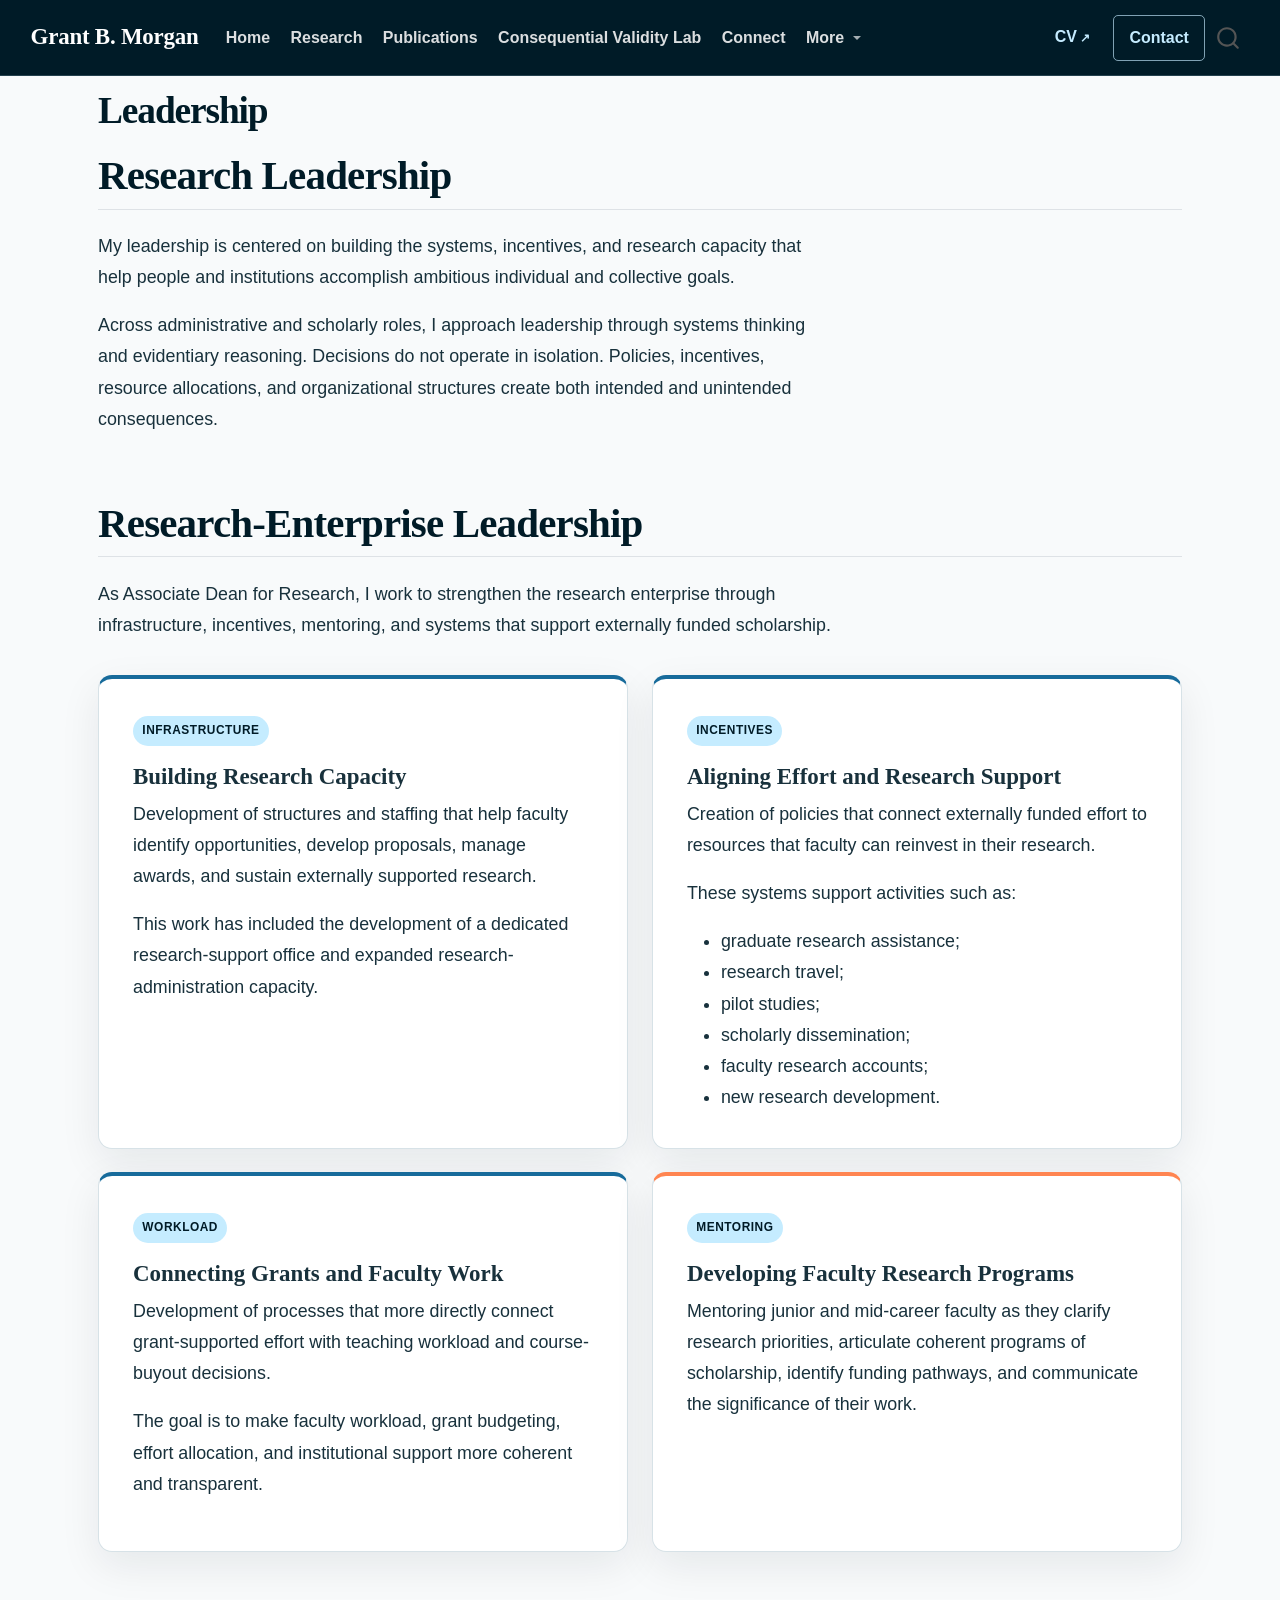
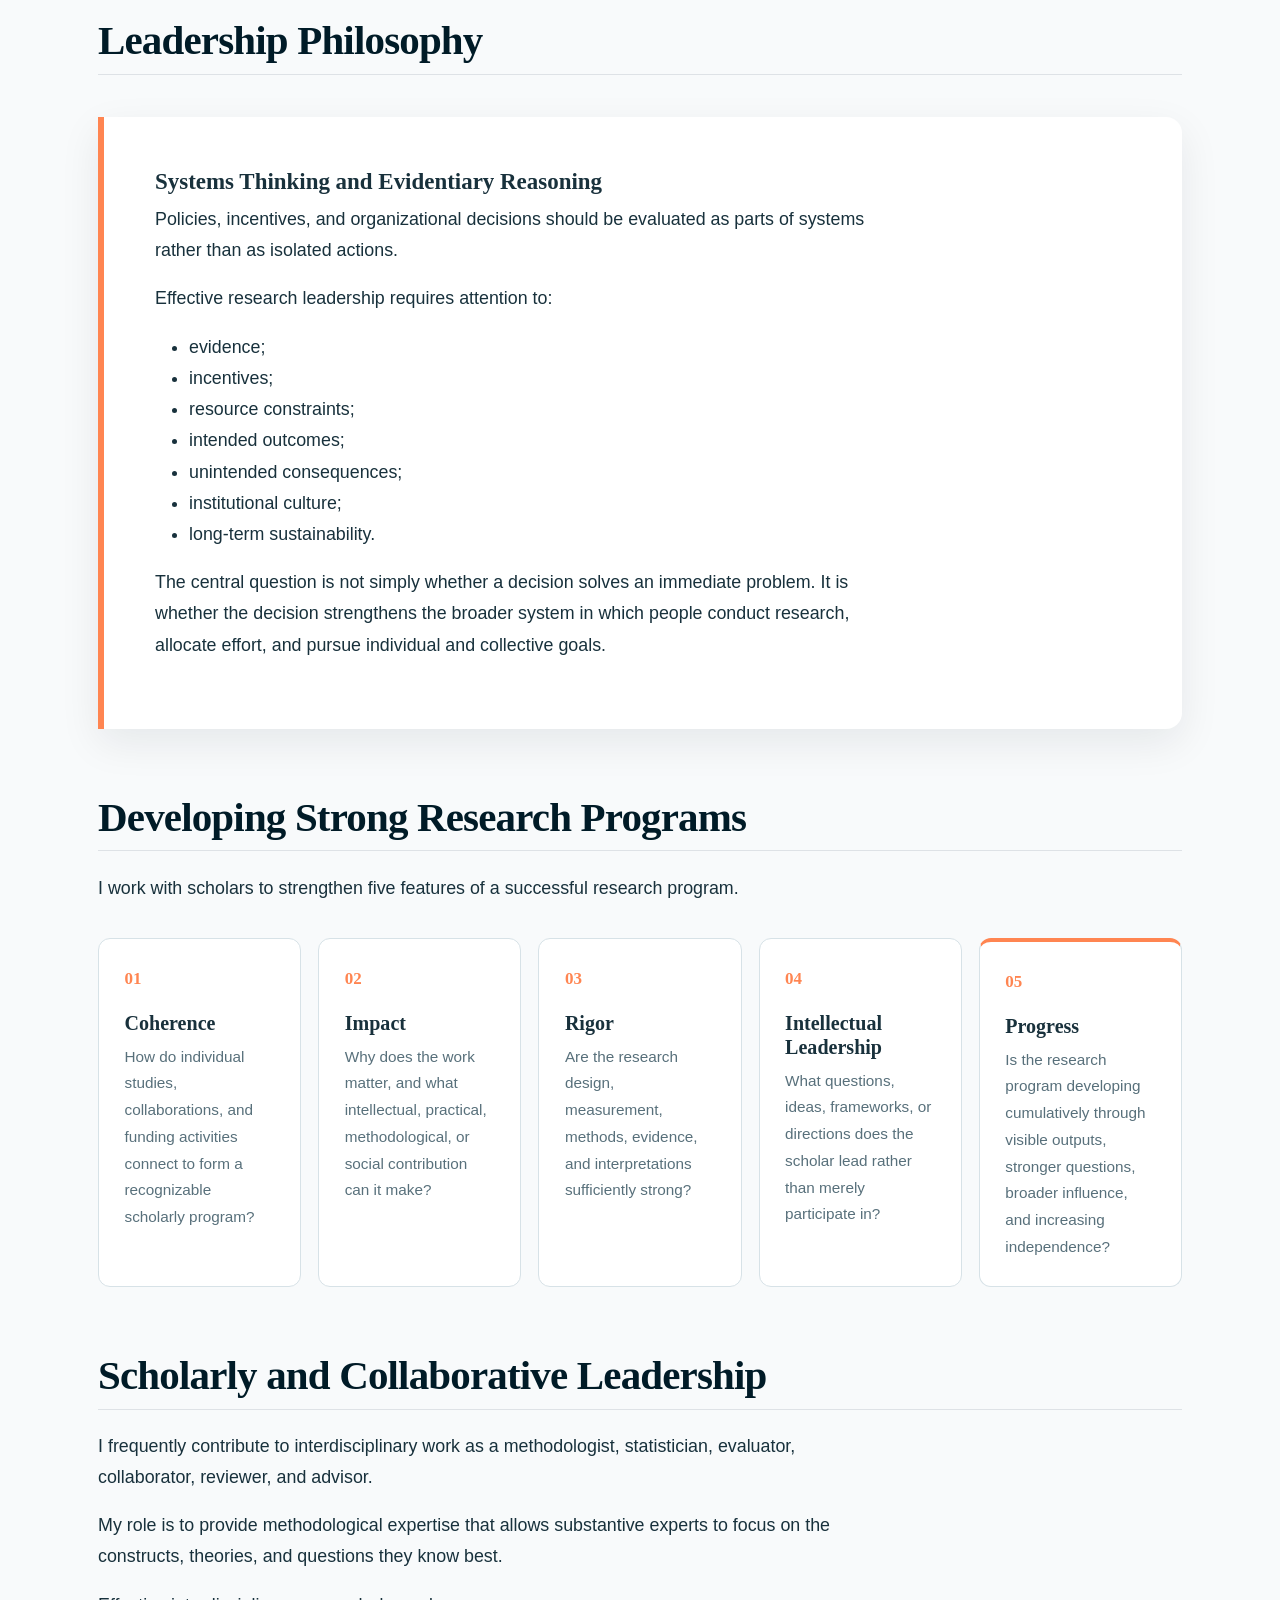
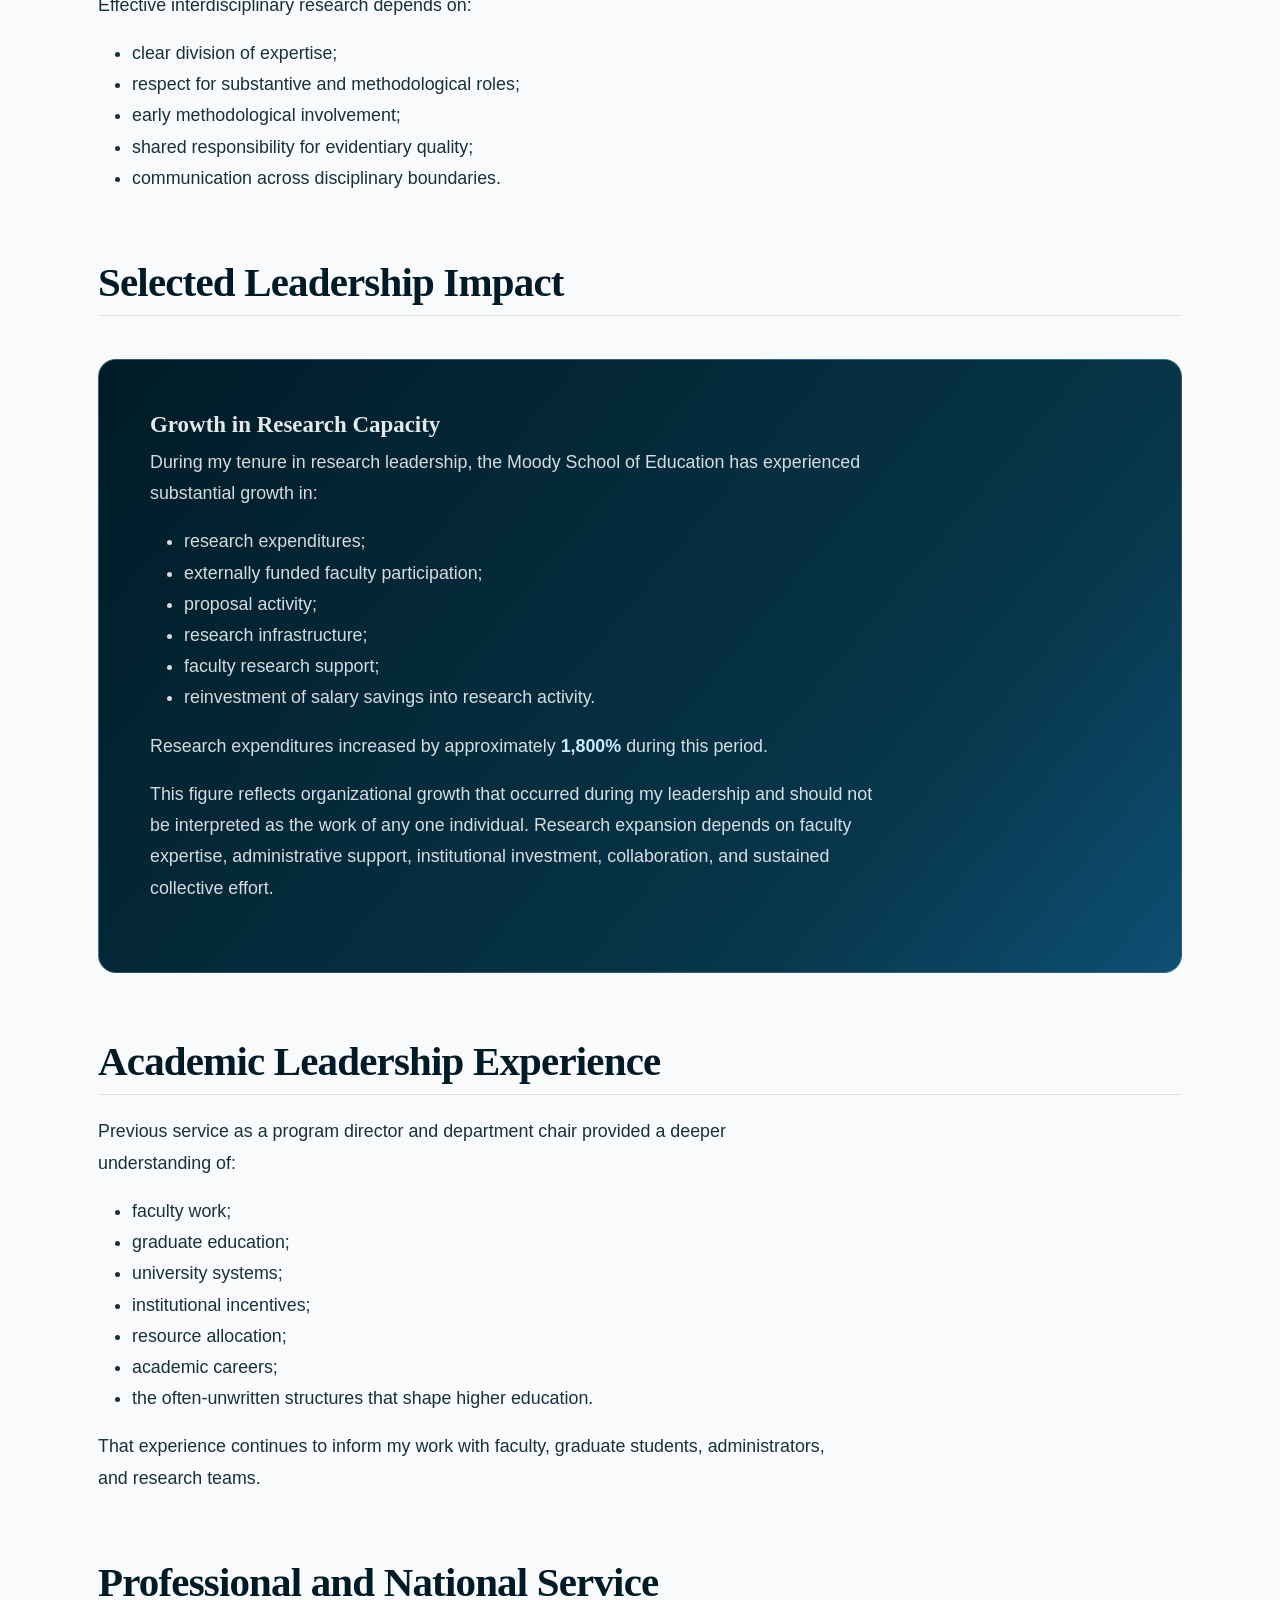
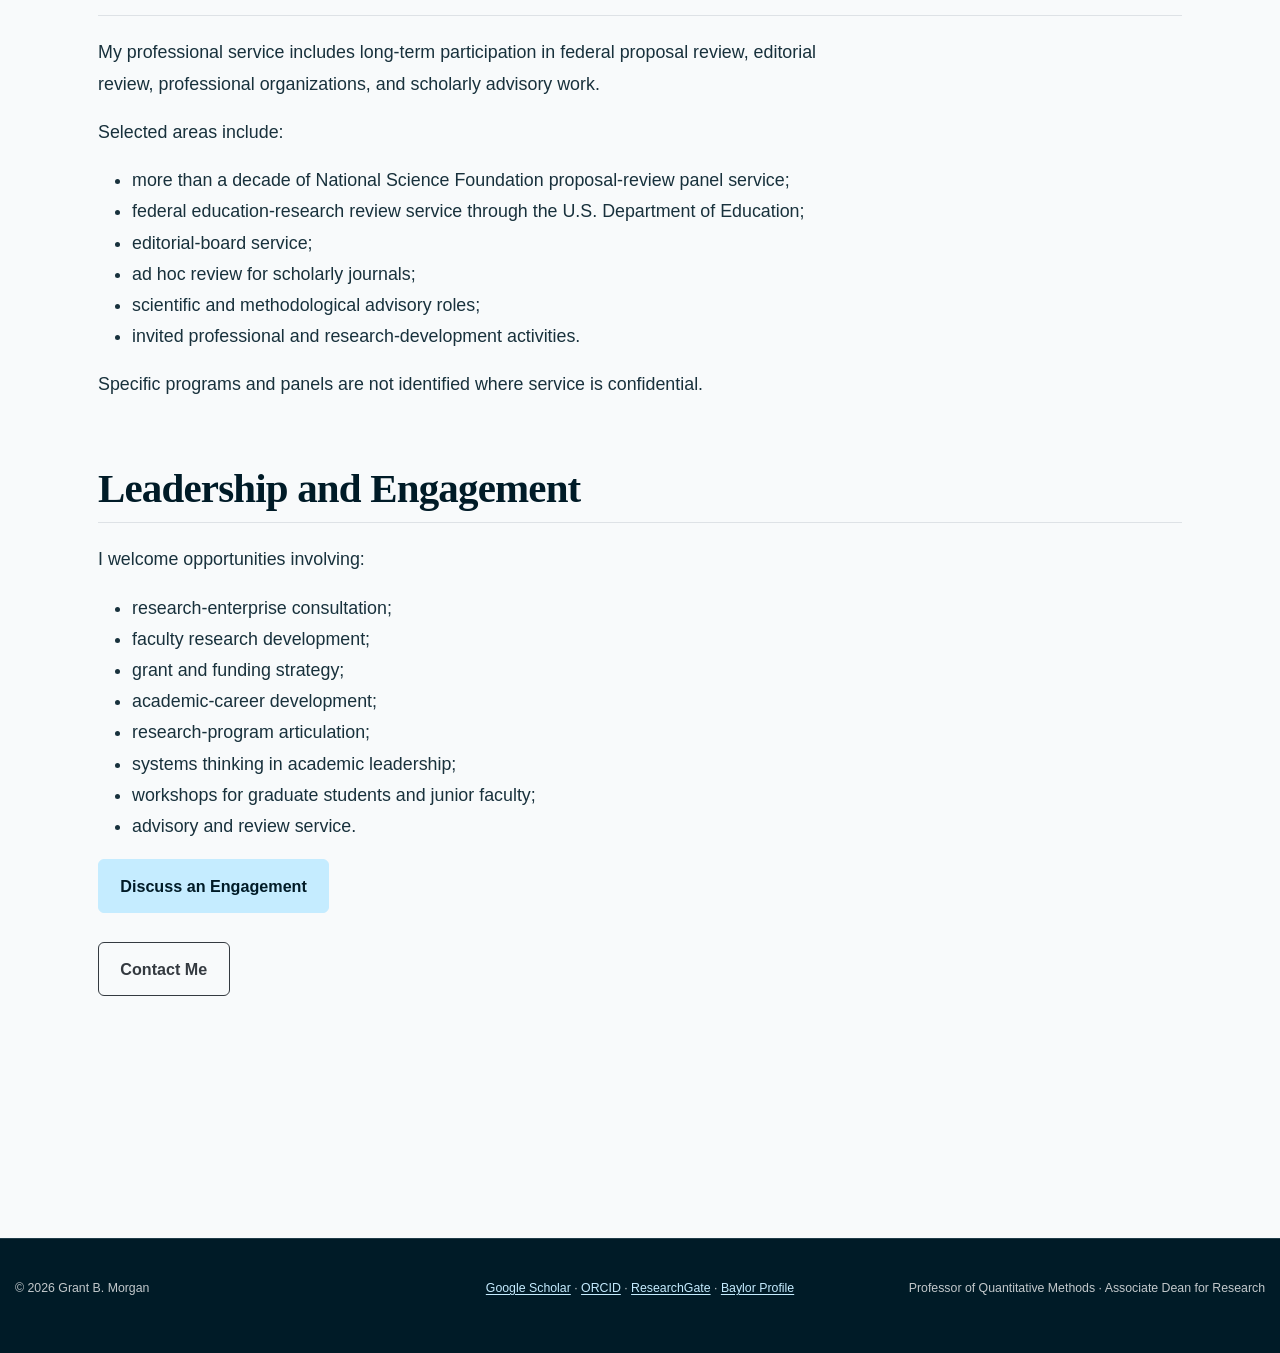
<file: docs/leadership.html>
<!DOCTYPE html>
<html xmlns="http://www.w3.org/1999/xhtml" lang="en" xml:lang="en"><head>

<meta charset="utf-8">
<meta name="generator" content="quarto-1.9.38">

<meta name="viewport" content="width=device-width, initial-scale=1.0, user-scalable=yes">


<title>Leadership – Grant B. Morgan</title>
<style>
/* Default styles provided by pandoc.
** See https://pandoc.org/MANUAL.html#variables-for-html for config info.
*/
code{white-space: pre-wrap;}
span.smallcaps{font-variant: small-caps;}
div.columns{display: flex; gap: min(4vw, 1.5em);}
div.column{flex: auto; overflow-x: auto;}
div.hanging-indent{margin-left: 1.5em; text-indent: -1.5em;}
ul.task-list{list-style: none;}
ul.task-list li input[type="checkbox"] {
  width: 0.8em;
  margin: 0 0.8em 0.2em -1em; /* quarto-specific, see https://github.com/quarto-dev/quarto-cli/issues/4556 */ 
  vertical-align: middle;
}
</style>


<script src="site_libs/quarto-nav/quarto-nav.js"></script>
<script src="site_libs/quarto-nav/headroom.min.js"></script>
<script src="site_libs/clipboard/clipboard.min.js"></script>
<script src="site_libs/quarto-search/autocomplete.umd.js"></script>
<script src="site_libs/quarto-search/fuse.min.js"></script>
<script src="site_libs/quarto-search/quarto-search.js"></script>
<meta name="quarto:offset" content="./">
<script src="site_libs/quarto-html/quarto.js" type="module"></script>
<script src="site_libs/quarto-html/tabsets/tabsets.js" type="module"></script>
<script src="site_libs/quarto-html/popper.min.js"></script>
<script src="site_libs/quarto-html/tippy.umd.min.js"></script>
<script src="site_libs/quarto-html/anchor.min.js"></script>
<link href="site_libs/quarto-html/tippy.css" rel="stylesheet">
<link href="site_libs/quarto-html/quarto-syntax-highlighting-15634bcf2e68342d4ad2dfa704d543f6.css" rel="stylesheet" id="quarto-text-highlighting-styles">
<script src="site_libs/bootstrap/bootstrap.min.js"></script>
<link href="site_libs/bootstrap/bootstrap-icons.css" rel="stylesheet">
<link href="site_libs/bootstrap/bootstrap-158031087360bce0ff56dc785ce39e06.min.css" rel="stylesheet" append-hash="true" id="quarto-bootstrap" data-mode="light">
<script id="quarto-search-options" type="application/json">{
  "location": "navbar",
  "copy-button": false,
  "collapse-after": 3,
  "panel-placement": "end",
  "type": "overlay",
  "limit": 50,
  "keyboard-shortcut": [
    "f",
    "/",
    "s"
  ],
  "show-item-context": false,
  "language": {
    "search-no-results-text": "No results",
    "search-matching-documents-text": "matching documents",
    "search-copy-link-title": "Copy link to search",
    "search-hide-matches-text": "Hide additional matches",
    "search-more-match-text": "more match in this document",
    "search-more-matches-text": "more matches in this document",
    "search-clear-button-title": "Clear",
    "search-text-placeholder": "",
    "search-detached-cancel-button-title": "Cancel",
    "search-submit-button-title": "Submit",
    "search-label": "Search"
  }
}</script>


<link rel="stylesheet" href="styles.css">
</head>

<body class="nav-fixed quarto-light">

<div id="quarto-search-results"></div>
  <header id="quarto-header" class="headroom fixed-top">
    <nav class="navbar navbar-expand-lg " data-bs-theme="dark">
      <div class="navbar-container container-fluid">
      <div class="navbar-brand-container mx-auto">
    <a class="navbar-brand" href="./index.html">
    <span class="navbar-title">Grant B. Morgan</span>
    </a>
  </div>
            <div id="quarto-search" class="" title="Search"></div>
          <button class="navbar-toggler" type="button" data-bs-toggle="collapse" data-bs-target="#navbarCollapse" aria-controls="navbarCollapse" role="menu" aria-expanded="false" aria-label="Toggle navigation" onclick="if (window.quartoToggleHeadroom) { window.quartoToggleHeadroom(); }">
  <span class="navbar-toggler-icon"></span>
</button>
          <div class="collapse navbar-collapse" id="navbarCollapse">
            <ul class="navbar-nav navbar-nav-scroll me-auto">
  <li class="nav-item">
    <a class="nav-link" href="./index.html"> 
<span class="menu-text">Home</span></a>
  </li>  
  <li class="nav-item">
    <a class="nav-link" href="./research.html"> 
<span class="menu-text">Research</span></a>
  </li>  
  <li class="nav-item">
    <a class="nav-link" href="./publications.html"> 
<span class="menu-text">Publications</span></a>
  </li>  
  <li class="nav-item">
    <a class="nav-link" href="./consequential-validity-lab.html"> 
<span class="menu-text">Consequential Validity Lab</span></a>
  </li>  
  <li class="nav-item">
    <a class="nav-link" href="./engagement.html"> 
<span class="menu-text">Connect</span></a>
  </li>  
  <li class="nav-item dropdown ">
    <a class="nav-link dropdown-toggle" href="#" id="nav-menu-more" role="link" data-bs-toggle="dropdown" aria-expanded="false">
 <span class="menu-text">More</span>
    </a>
    <ul class="dropdown-menu" aria-labelledby="nav-menu-more">    
        <li>
    <a class="dropdown-item" href="./teaching.html">
 <span class="dropdown-text">Teaching &amp; Mentoring</span></a>
  </li>  
        <li>
    <a class="dropdown-item" href="./leadership.html">
 <span class="dropdown-text">Leadership</span></a>
  </li>  
        <li>
    <a class="dropdown-item" href="./resources.html">
 <span class="dropdown-text">Resources</span></a>
  </li>  
        <li>
    <a class="dropdown-item" href="./about.html">
 <span class="dropdown-text">About</span></a>
  </li>  
    </ul>
  </li>
</ul>
            <ul class="navbar-nav navbar-nav-scroll ms-auto">
  <li class="nav-item">
    <a class="nav-link" href="./assets/documents/grant-morgan-cv.pdf" target="_blank"> 
<span class="menu-text">CV</span></a>
  </li>  
  <li class="nav-item">
    <a class="nav-link" href="./contact.html"> 
<span class="menu-text">Contact</span></a>
  </li>  
</ul>
          </div> <!-- /navcollapse -->
            <div class="quarto-navbar-tools">
</div>
      </div> <!-- /container-fluid -->
    </nav>
</header>
<!-- content -->
<div id="quarto-content" class="quarto-container page-columns page-rows-contents page-layout-full page-navbar">
<!-- sidebar -->
<!-- margin-sidebar -->
    
<!-- main -->
<main class="content column-page" id="quarto-document-content">

<header id="title-block-header" class="quarto-title-block default">
<div class="quarto-title">
<h1 class="title">Leadership</h1>
</div>



<div class="quarto-title-meta column-page">

    
  
    
  </div>
  


</header>


<section id="research-leadership" class="level2">
<h2 class="anchored" data-anchor-id="research-leadership">Research Leadership</h2>
<p>My leadership is centered on building the systems, incentives, and research capacity that help people and institutions accomplish ambitious individual and collective goals.</p>
<p>Across administrative and scholarly roles, I approach leadership through systems thinking and evidentiary reasoning. Decisions do not operate in isolation. Policies, incentives, resource allocations, and organizational structures create both intended and unintended consequences.</p>
</section>
<section id="research-enterprise-leadership" class="level2">
<h2 class="anchored" data-anchor-id="research-enterprise-leadership">Research-Enterprise Leadership</h2>
<p>As Associate Dean for Research, I work to strengthen the research enterprise through infrastructure, incentives, mentoring, and systems that support externally funded scholarship.</p>
<div class="leadership-grid">
<div class="leadership-card">
<p><span class="leadership-label">Infrastructure</span></p>
<section id="building-research-capacity" class="level3">
<h3 class="anchored" data-anchor-id="building-research-capacity">Building Research Capacity</h3>
<p>Development of structures and staffing that help faculty identify opportunities, develop proposals, manage awards, and sustain externally supported research.</p>
<p>This work has included the development of a dedicated research-support office and expanded research-administration capacity.</p>
</section>
</div>
<div class="leadership-card">
<p><span class="leadership-label">Incentives</span></p>
<section id="aligning-effort-and-research-support" class="level3">
<h3 class="anchored" data-anchor-id="aligning-effort-and-research-support">Aligning Effort and Research Support</h3>
<p>Creation of policies that connect externally funded effort to resources that faculty can reinvest in their research.</p>
<p>These systems support activities such as:</p>
<ul>
<li>graduate research assistance;</li>
<li>research travel;</li>
<li>pilot studies;</li>
<li>scholarly dissemination;</li>
<li>faculty research accounts;</li>
<li>new research development.</li>
</ul>
</section>
</div>
<div class="leadership-card">
<p><span class="leadership-label">Workload</span></p>
<section id="connecting-grants-and-faculty-work" class="level3">
<h3 class="anchored" data-anchor-id="connecting-grants-and-faculty-work">Connecting Grants and Faculty Work</h3>
<p>Development of processes that more directly connect grant-supported effort with teaching workload and course-buyout decisions.</p>
<p>The goal is to make faculty workload, grant budgeting, effort allocation, and institutional support more coherent and transparent.</p>
</section>
</div>
<div class="leadership-card">
<p><span class="leadership-label">Mentoring</span></p>
<section id="developing-faculty-research-programs" class="level3">
<h3 class="anchored" data-anchor-id="developing-faculty-research-programs">Developing Faculty Research Programs</h3>
<p>Mentoring junior and mid-career faculty as they clarify research priorities, articulate coherent programs of scholarship, identify funding pathways, and communicate the significance of their work.</p>
</section>
</div>
</div>
</section>
<section id="leadership-philosophy" class="level2">
<h2 class="anchored" data-anchor-id="leadership-philosophy">Leadership Philosophy</h2>
<section id="systems-thinking-and-evidentiary-reasoning" class="level3 leadership-philosophy">
<h3 class="anchored" data-anchor-id="systems-thinking-and-evidentiary-reasoning">Systems Thinking and Evidentiary Reasoning</h3>
<p>Policies, incentives, and organizational decisions should be evaluated as parts of systems rather than as isolated actions.</p>
<p>Effective research leadership requires attention to:</p>
<ul>
<li>evidence;</li>
<li>incentives;</li>
<li>resource constraints;</li>
<li>intended outcomes;</li>
<li>unintended consequences;</li>
<li>institutional culture;</li>
<li>long-term sustainability.</li>
</ul>
<p>The central question is not simply whether a decision solves an immediate problem. It is whether the decision strengthens the broader system in which people conduct research, allocate effort, and pursue individual and collective goals.</p>
</section>
</section>
<section id="developing-strong-research-programs" class="level2">
<h2 class="anchored" data-anchor-id="developing-strong-research-programs">Developing Strong Research Programs</h2>
<p>I work with scholars to strengthen five features of a successful research program.</p>
<div class="research-program-framework">
<div class="framework-item">
<p><span class="framework-number">01</span></p>
<section id="coherence" class="level3">
<h3 class="anchored" data-anchor-id="coherence">Coherence</h3>
<p>How do individual studies, collaborations, and funding activities connect to form a recognizable scholarly program?</p>
</section>
</div>
<div class="framework-item">
<p><span class="framework-number">02</span></p>
<section id="impact" class="level3">
<h3 class="anchored" data-anchor-id="impact">Impact</h3>
<p>Why does the work matter, and what intellectual, practical, methodological, or social contribution can it make?</p>
</section>
</div>
<div class="framework-item">
<p><span class="framework-number">03</span></p>
<section id="rigor" class="level3">
<h3 class="anchored" data-anchor-id="rigor">Rigor</h3>
<p>Are the research design, measurement, methods, evidence, and interpretations sufficiently strong?</p>
</section>
</div>
<div class="framework-item">
<p><span class="framework-number">04</span></p>
<section id="intellectual-leadership" class="level3">
<h3 class="anchored" data-anchor-id="intellectual-leadership">Intellectual Leadership</h3>
<p>What questions, ideas, frameworks, or directions does the scholar lead rather than merely participate in?</p>
</section>
</div>
<div class="framework-item">
<p><span class="framework-number">05</span></p>
<section id="progress" class="level3">
<h3 class="anchored" data-anchor-id="progress">Progress</h3>
<p>Is the research program developing cumulatively through visible outputs, stronger questions, broader influence, and increasing independence?</p>
</section>
</div>
</div>
</section>
<section id="scholarly-and-collaborative-leadership" class="level2">
<h2 class="anchored" data-anchor-id="scholarly-and-collaborative-leadership">Scholarly and Collaborative Leadership</h2>
<p>I frequently contribute to interdisciplinary work as a methodologist, statistician, evaluator, collaborator, reviewer, and advisor.</p>
<p>My role is to provide methodological expertise that allows substantive experts to focus on the constructs, theories, and questions they know best.</p>
<p>Effective interdisciplinary research depends on:</p>
<ul>
<li>clear division of expertise;</li>
<li>respect for substantive and methodological roles;</li>
<li>early methodological involvement;</li>
<li>shared responsibility for evidentiary quality;</li>
<li>communication across disciplinary boundaries.</li>
</ul>
</section>
<section id="selected-leadership-impact" class="level2">
<h2 class="anchored" data-anchor-id="selected-leadership-impact">Selected Leadership Impact</h2>
<section id="growth-in-research-capacity" class="level3 impact-panel">
<h3 class="anchored" data-anchor-id="growth-in-research-capacity">Growth in Research Capacity</h3>
<p>During my tenure in research leadership, the Moody School of Education has experienced substantial growth in:</p>
<ul>
<li>research expenditures;</li>
<li>externally funded faculty participation;</li>
<li>proposal activity;</li>
<li>research infrastructure;</li>
<li>faculty research support;</li>
<li>reinvestment of salary savings into research activity.</li>
</ul>
<p>Research expenditures increased by approximately <strong>1,800%</strong> during this period.</p>
<p>This figure reflects organizational growth that occurred during my leadership and should not be interpreted as the work of any one individual. Research expansion depends on faculty expertise, administrative support, institutional investment, collaboration, and sustained collective effort.</p>
</section>
</section>
<section id="academic-leadership-experience" class="level2">
<h2 class="anchored" data-anchor-id="academic-leadership-experience">Academic Leadership Experience</h2>
<p>Previous service as a program director and department chair provided a deeper understanding of:</p>
<ul>
<li>faculty work;</li>
<li>graduate education;</li>
<li>university systems;</li>
<li>institutional incentives;</li>
<li>resource allocation;</li>
<li>academic careers;</li>
<li>the often-unwritten structures that shape higher education.</li>
</ul>
<p>That experience continues to inform my work with faculty, graduate students, administrators, and research teams.</p>
</section>
<section id="professional-and-national-service" class="level2">
<h2 class="anchored" data-anchor-id="professional-and-national-service">Professional and National Service</h2>
<p>My professional service includes long-term participation in federal proposal review, editorial review, professional organizations, and scholarly advisory work.</p>
<p>Selected areas include:</p>
<ul>
<li>more than a decade of National Science Foundation proposal-review panel service;</li>
<li>federal education-research review service through the U.S. Department of Education;</li>
<li>editorial-board service;</li>
<li>ad hoc review for scholarly journals;</li>
<li>scientific and methodological advisory roles;</li>
<li>invited professional and research-development activities.</li>
</ul>
<p>Specific programs and panels are not identified where service is confidential.</p>
</section>
<section id="leadership-and-engagement" class="level2">
<h2 class="anchored" data-anchor-id="leadership-and-engagement">Leadership and Engagement</h2>
<p>I welcome opportunities involving:</p>
<ul>
<li>research-enterprise consultation;</li>
<li>faculty research development;</li>
<li>grant and funding strategy;</li>
<li>academic-career development;</li>
<li>research-program articulation;</li>
<li>systems thinking in academic leadership;</li>
<li>workshops for graduate students and junior faculty;</li>
<li>advisory and review service.</li>
</ul>
<p><a href="./engagement.html" class="btn btn-primary">Discuss an Engagement</a></p>
<p><a href="./contact.html" class="btn btn-outline-dark">Contact Me</a></p>


</section>

</main> <!-- /main -->
<script id="quarto-html-after-body" type="application/javascript">
  window.document.addEventListener("DOMContentLoaded", function (event) {
    const icon = "";
    const anchorJS = new window.AnchorJS();
    anchorJS.options = {
      placement: 'right',
      icon: icon
    };
    anchorJS.add('.anchored');
    const isCodeAnnotation = (el) => {
      for (const clz of el.classList) {
        if (clz.startsWith('code-annotation-')) {                     
          return true;
        }
      }
      return false;
    }
    const onCopySuccess = function(e) {
      // button target
      const button = e.trigger;
      // don't keep focus
      button.blur();
      // flash "checked"
      button.classList.add('code-copy-button-checked');
      var currentTitle = button.getAttribute("title");
      button.setAttribute("title", "Copied!");
      let tooltip;
      if (window.bootstrap) {
        button.setAttribute("data-bs-toggle", "tooltip");
        button.setAttribute("data-bs-placement", "left");
        button.setAttribute("data-bs-title", "Copied!");
        tooltip = new bootstrap.Tooltip(button, 
          { trigger: "manual", 
            customClass: "code-copy-button-tooltip",
            offset: [0, -8]});
        tooltip.show();    
      }
      setTimeout(function() {
        if (tooltip) {
          tooltip.hide();
          button.removeAttribute("data-bs-title");
          button.removeAttribute("data-bs-toggle");
          button.removeAttribute("data-bs-placement");
        }
        button.setAttribute("title", currentTitle);
        button.classList.remove('code-copy-button-checked');
      }, 1000);
      // clear code selection
      e.clearSelection();
    }
    const getTextToCopy = function(trigger) {
      const outerScaffold = trigger.parentElement.cloneNode(true);
      const codeEl = outerScaffold.querySelector('code');
      for (const childEl of codeEl.children) {
        if (isCodeAnnotation(childEl)) {
          childEl.remove();
        }
      }
      return codeEl.innerText;
    }
    const clipboard = new window.ClipboardJS('.code-copy-button:not([data-in-quarto-modal])', {
      text: getTextToCopy
    });
    clipboard.on('success', onCopySuccess);
    if (window.document.getElementById('quarto-embedded-source-code-modal')) {
      const clipboardModal = new window.ClipboardJS('.code-copy-button[data-in-quarto-modal]', {
        text: getTextToCopy,
        container: window.document.getElementById('quarto-embedded-source-code-modal')
      });
      clipboardModal.on('success', onCopySuccess);
    }
      var localhostRegex = new RegExp(/^(?:http|https):\/\/localhost\:?[0-9]*\//);
      var mailtoRegex = new RegExp(/^mailto:/);
        var filterRegex = new RegExp('/' + window.location.host + '/');
      var isInternal = (href) => {
          return filterRegex.test(href) || localhostRegex.test(href) || mailtoRegex.test(href);
      }
      // Inspect non-navigation links and adorn them if external
     var links = window.document.querySelectorAll('a[href]:not(.nav-link):not(.navbar-brand):not(.toc-action):not(.sidebar-link):not(.sidebar-item-toggle):not(.pagination-link):not(.no-external):not([aria-hidden]):not(.dropdown-item):not(.quarto-navigation-tool):not(.about-link)');
      for (var i=0; i<links.length; i++) {
        const link = links[i];
        if (!isInternal(link.href)) {
          // undo the damage that might have been done by quarto-nav.js in the case of
          // links that we want to consider external
          if (link.dataset.originalHref !== undefined) {
            link.href = link.dataset.originalHref;
          }
        }
      }
    function tippyHover(el, contentFn, onTriggerFn, onUntriggerFn) {
      const config = {
        allowHTML: true,
        maxWidth: 500,
        delay: 100,
        arrow: false,
        appendTo: function(el) {
            return el.parentElement;
        },
        interactive: true,
        interactiveBorder: 10,
        theme: 'quarto',
        placement: 'bottom-start',
      };
      if (contentFn) {
        config.content = contentFn;
      }
      if (onTriggerFn) {
        config.onTrigger = onTriggerFn;
      }
      if (onUntriggerFn) {
        config.onUntrigger = onUntriggerFn;
      }
      window.tippy(el, config); 
    }
    const noterefs = window.document.querySelectorAll('a[role="doc-noteref"]');
    for (var i=0; i<noterefs.length; i++) {
      const ref = noterefs[i];
      tippyHover(ref, function() {
        // use id or data attribute instead here
        let href = ref.getAttribute('data-footnote-href') || ref.getAttribute('href');
        try { href = new URL(href).hash; } catch {}
        const id = href.replace(/^#\/?/, "");
        const note = window.document.getElementById(id);
        if (note) {
          return note.innerHTML;
        } else {
          return "";
        }
      });
    }
    const xrefs = window.document.querySelectorAll('a.quarto-xref');
    const processXRef = (id, note) => {
      // Strip column container classes
      const stripColumnClz = (el) => {
        el.classList.remove("page-full", "page-columns");
        if (el.children) {
          for (const child of el.children) {
            stripColumnClz(child);
          }
        }
      }
      stripColumnClz(note)
      if (id === null || id.startsWith('sec-')) {
        // Special case sections, only their first couple elements
        const container = document.createElement("div");
        if (note.children && note.children.length > 2) {
          container.appendChild(note.children[0].cloneNode(true));
          for (let i = 1; i < note.children.length; i++) {
            const child = note.children[i];
            if (child.tagName === "P" && child.innerText === "") {
              continue;
            } else {
              container.appendChild(child.cloneNode(true));
              break;
            }
          }
          if (window.Quarto?.typesetMath) {
            window.Quarto.typesetMath(container);
          }
          return container.innerHTML
        } else {
          if (window.Quarto?.typesetMath) {
            window.Quarto.typesetMath(note);
          }
          return note.innerHTML;
        }
      } else {
        // Remove any anchor links if they are present
        const anchorLink = note.querySelector('a.anchorjs-link');
        if (anchorLink) {
          anchorLink.remove();
        }
        if (window.Quarto?.typesetMath) {
          window.Quarto.typesetMath(note);
        }
        if (note.classList.contains("callout")) {
          return note.outerHTML;
        } else {
          return note.innerHTML;
        }
      }
    }
    for (var i=0; i<xrefs.length; i++) {
      const xref = xrefs[i];
      tippyHover(xref, undefined, function(instance) {
        instance.disable();
        let url = xref.getAttribute('href');
        let hash = undefined; 
        if (url.startsWith('#')) {
          hash = url;
        } else {
          try { hash = new URL(url).hash; } catch {}
        }
        if (hash) {
          const id = hash.replace(/^#\/?/, "");
          const note = window.document.getElementById(id);
          if (note !== null) {
            try {
              const html = processXRef(id, note.cloneNode(true));
              instance.setContent(html);
            } finally {
              instance.enable();
              instance.show();
            }
          } else {
            // See if we can fetch this
            fetch(url.split('#')[0])
            .then(res => res.text())
            .then(html => {
              const parser = new DOMParser();
              const htmlDoc = parser.parseFromString(html, "text/html");
              const note = htmlDoc.getElementById(id);
              if (note !== null) {
                const html = processXRef(id, note);
                instance.setContent(html);
              } 
            }).finally(() => {
              instance.enable();
              instance.show();
            });
          }
        } else {
          // See if we can fetch a full url (with no hash to target)
          // This is a special case and we should probably do some content thinning / targeting
          fetch(url)
          .then(res => res.text())
          .then(html => {
            const parser = new DOMParser();
            const htmlDoc = parser.parseFromString(html, "text/html");
            const note = htmlDoc.querySelector('main.content');
            if (note !== null) {
              // This should only happen for chapter cross references
              // (since there is no id in the URL)
              // remove the first header
              if (note.children.length > 0 && note.children[0].tagName === "HEADER") {
                note.children[0].remove();
              }
              const html = processXRef(null, note);
              instance.setContent(html);
            } 
          }).finally(() => {
            instance.enable();
            instance.show();
          });
        }
      }, function(instance) {
      });
    }
        let selectedAnnoteEl;
        const selectorForAnnotation = ( cell, annotation) => {
          let cellAttr = 'data-code-cell="' + cell + '"';
          let lineAttr = 'data-code-annotation="' +  annotation + '"';
          const selector = 'span[' + cellAttr + '][' + lineAttr + ']';
          return selector;
        }
        const selectCodeLines = (annoteEl) => {
          const doc = window.document;
          const targetCell = annoteEl.getAttribute("data-target-cell");
          const targetAnnotation = annoteEl.getAttribute("data-target-annotation");
          const annoteSpan = window.document.querySelector(selectorForAnnotation(targetCell, targetAnnotation));
          const lines = annoteSpan.getAttribute("data-code-lines").split(",");
          const lineIds = lines.map((line) => {
            return targetCell + "-" + line;
          })
          let top = null;
          let height = null;
          let parent = null;
          if (lineIds.length > 0) {
              //compute the position of the single el (top and bottom and make a div)
              const el = window.document.getElementById(lineIds[0]);
              top = el.offsetTop;
              height = el.offsetHeight;
              parent = el.parentElement.parentElement;
            if (lineIds.length > 1) {
              const lastEl = window.document.getElementById(lineIds[lineIds.length - 1]);
              const bottom = lastEl.offsetTop + lastEl.offsetHeight;
              height = bottom - top;
            }
            if (top !== null && height !== null && parent !== null) {
              // cook up a div (if necessary) and position it 
              let div = window.document.getElementById("code-annotation-line-highlight");
              if (div === null) {
                div = window.document.createElement("div");
                div.setAttribute("id", "code-annotation-line-highlight");
                div.style.position = 'absolute';
                parent.appendChild(div);
              }
              div.style.top = top - 2 + "px";
              div.style.height = height + 4 + "px";
              div.style.left = 0;
              let gutterDiv = window.document.getElementById("code-annotation-line-highlight-gutter");
              if (gutterDiv === null) {
                gutterDiv = window.document.createElement("div");
                gutterDiv.setAttribute("id", "code-annotation-line-highlight-gutter");
                gutterDiv.style.position = 'absolute';
                const codeCell = window.document.getElementById(targetCell);
                const gutter = codeCell.querySelector('.code-annotation-gutter');
                gutter.appendChild(gutterDiv);
              }
              gutterDiv.style.top = top - 2 + "px";
              gutterDiv.style.height = height + 4 + "px";
            }
            selectedAnnoteEl = annoteEl;
          }
        };
        const unselectCodeLines = () => {
          const elementsIds = ["code-annotation-line-highlight", "code-annotation-line-highlight-gutter"];
          elementsIds.forEach((elId) => {
            const div = window.document.getElementById(elId);
            if (div) {
              div.remove();
            }
          });
          selectedAnnoteEl = undefined;
        };
          // Handle positioning of the toggle
      window.addEventListener(
        "resize",
        throttle(() => {
          elRect = undefined;
          if (selectedAnnoteEl) {
            selectCodeLines(selectedAnnoteEl);
          }
        }, 10)
      );
      function throttle(fn, ms) {
      let throttle = false;
      let timer;
        return (...args) => {
          if(!throttle) { // first call gets through
              fn.apply(this, args);
              throttle = true;
          } else { // all the others get throttled
              if(timer) clearTimeout(timer); // cancel #2
              timer = setTimeout(() => {
                fn.apply(this, args);
                timer = throttle = false;
              }, ms);
          }
        };
      }
        // Attach click handler to the DT
        const annoteDls = window.document.querySelectorAll('dt[data-target-cell]');
        for (const annoteDlNode of annoteDls) {
          annoteDlNode.addEventListener('click', (event) => {
            const clickedEl = event.target;
            if (clickedEl !== selectedAnnoteEl) {
              unselectCodeLines();
              const activeEl = window.document.querySelector('dt[data-target-cell].code-annotation-active');
              if (activeEl) {
                activeEl.classList.remove('code-annotation-active');
              }
              selectCodeLines(clickedEl);
              clickedEl.classList.add('code-annotation-active');
            } else {
              // Unselect the line
              unselectCodeLines();
              clickedEl.classList.remove('code-annotation-active');
            }
          });
        }
    const findCites = (el) => {
      const parentEl = el.parentElement;
      if (parentEl) {
        const cites = parentEl.dataset.cites;
        if (cites) {
          return {
            el,
            cites: cites.split(' ')
          };
        } else {
          return findCites(el.parentElement)
        }
      } else {
        return undefined;
      }
    };
    var bibliorefs = window.document.querySelectorAll('a[role="doc-biblioref"]');
    for (var i=0; i<bibliorefs.length; i++) {
      const ref = bibliorefs[i];
      const citeInfo = findCites(ref);
      if (citeInfo) {
        tippyHover(citeInfo.el, function() {
          var popup = window.document.createElement('div');
          citeInfo.cites.forEach(function(cite) {
            var citeDiv = window.document.createElement('div');
            citeDiv.classList.add('hanging-indent');
            citeDiv.classList.add('csl-entry');
            var biblioDiv = window.document.getElementById('ref-' + cite);
            if (biblioDiv) {
              citeDiv.innerHTML = biblioDiv.innerHTML;
            }
            popup.appendChild(citeDiv);
          });
          return popup.innerHTML;
        });
      }
    }
  });
  </script>
</div> <!-- /content -->
<footer class="footer">
  <div class="nav-footer">
    <div class="nav-footer-left">
<p>© 2026 Grant B. Morgan</p>
</div>   
    <div class="nav-footer-center">
<p><a href="https://scholar.google.com/citations?user=4su2ni8AAAAJ&amp;hl=en">Google Scholar</a> · <a href="https://orcid.org/0000-0002-3077-4643">ORCID</a> · <a href="https://www.researchgate.net/profile/Grant-Morgan-4">ResearchGate</a> · <a href="https://edp.soe.baylor.edu/grant-morgan">Baylor Profile</a></p>
</div>
    <div class="nav-footer-right">
<p>Professor of Quantitative Methods · Associate Dean for Research</p>
</div>
  </div>
</footer>




</body></html>
</file>
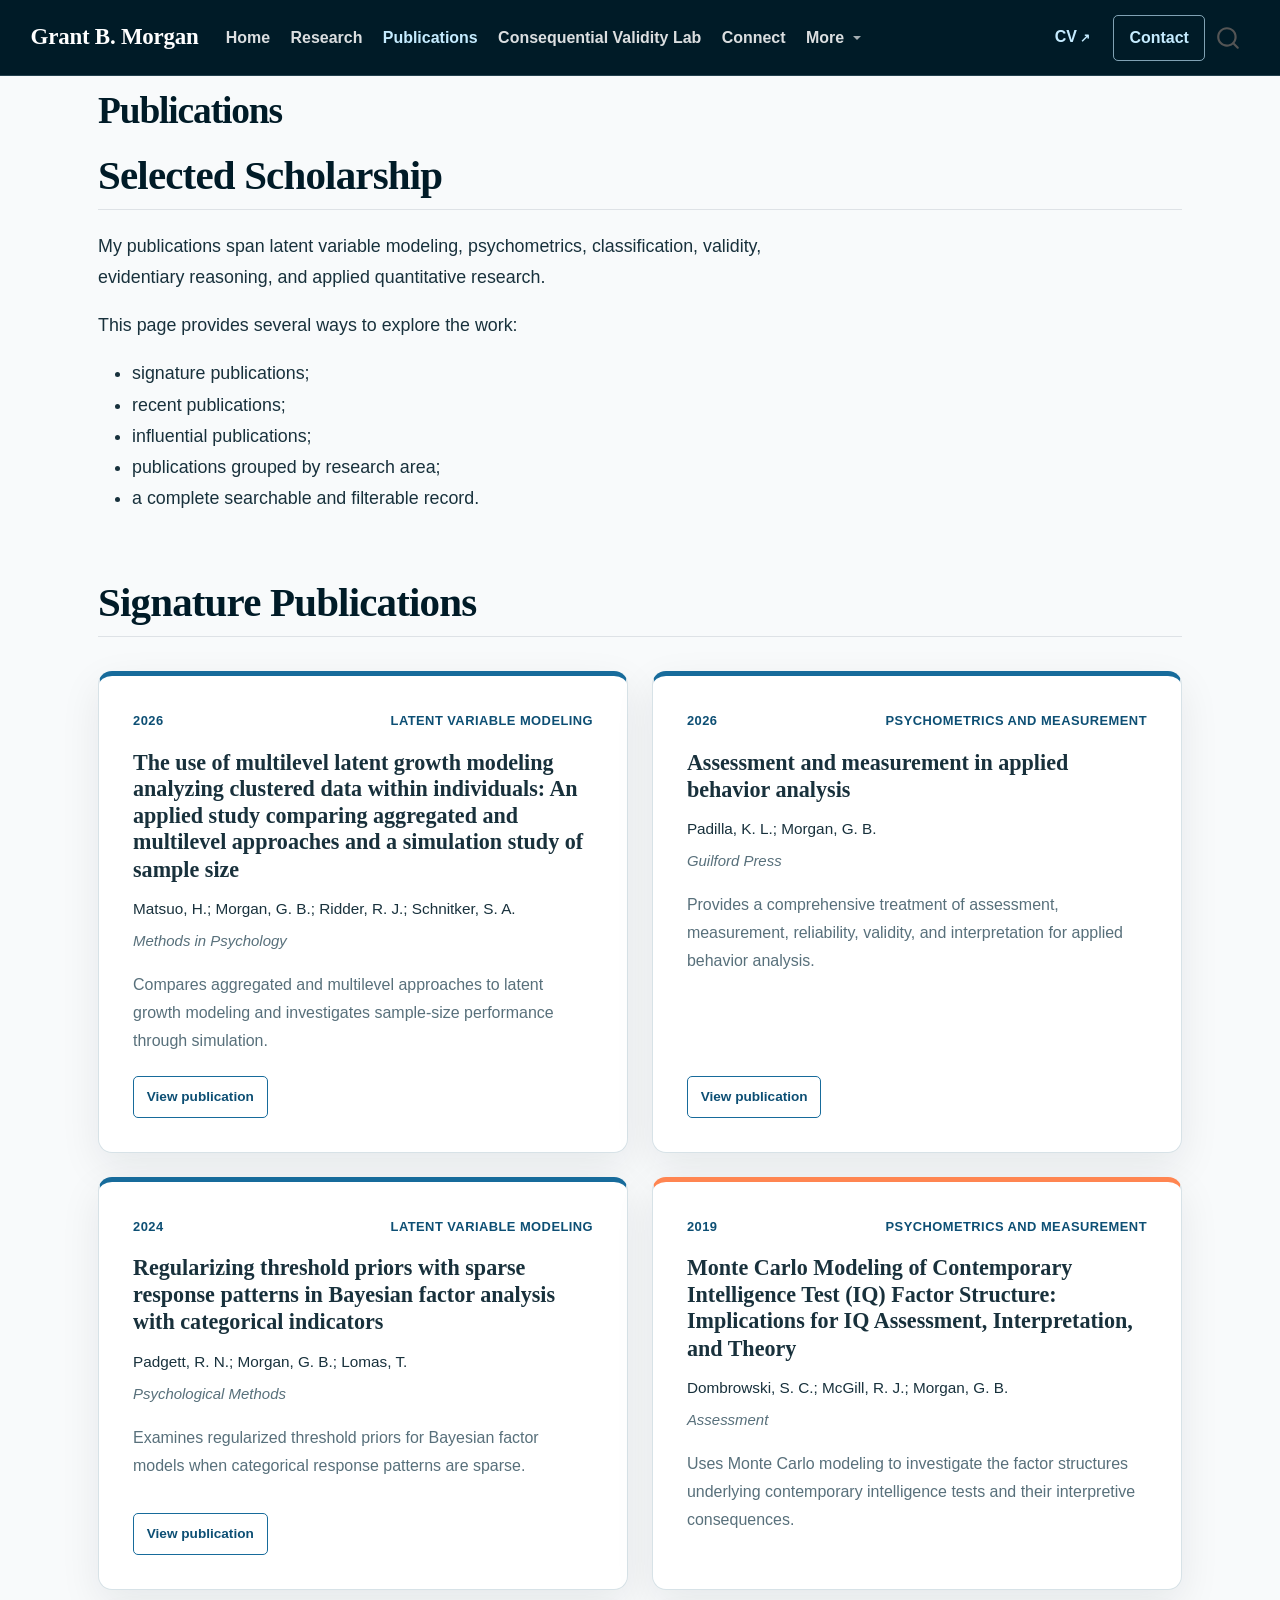
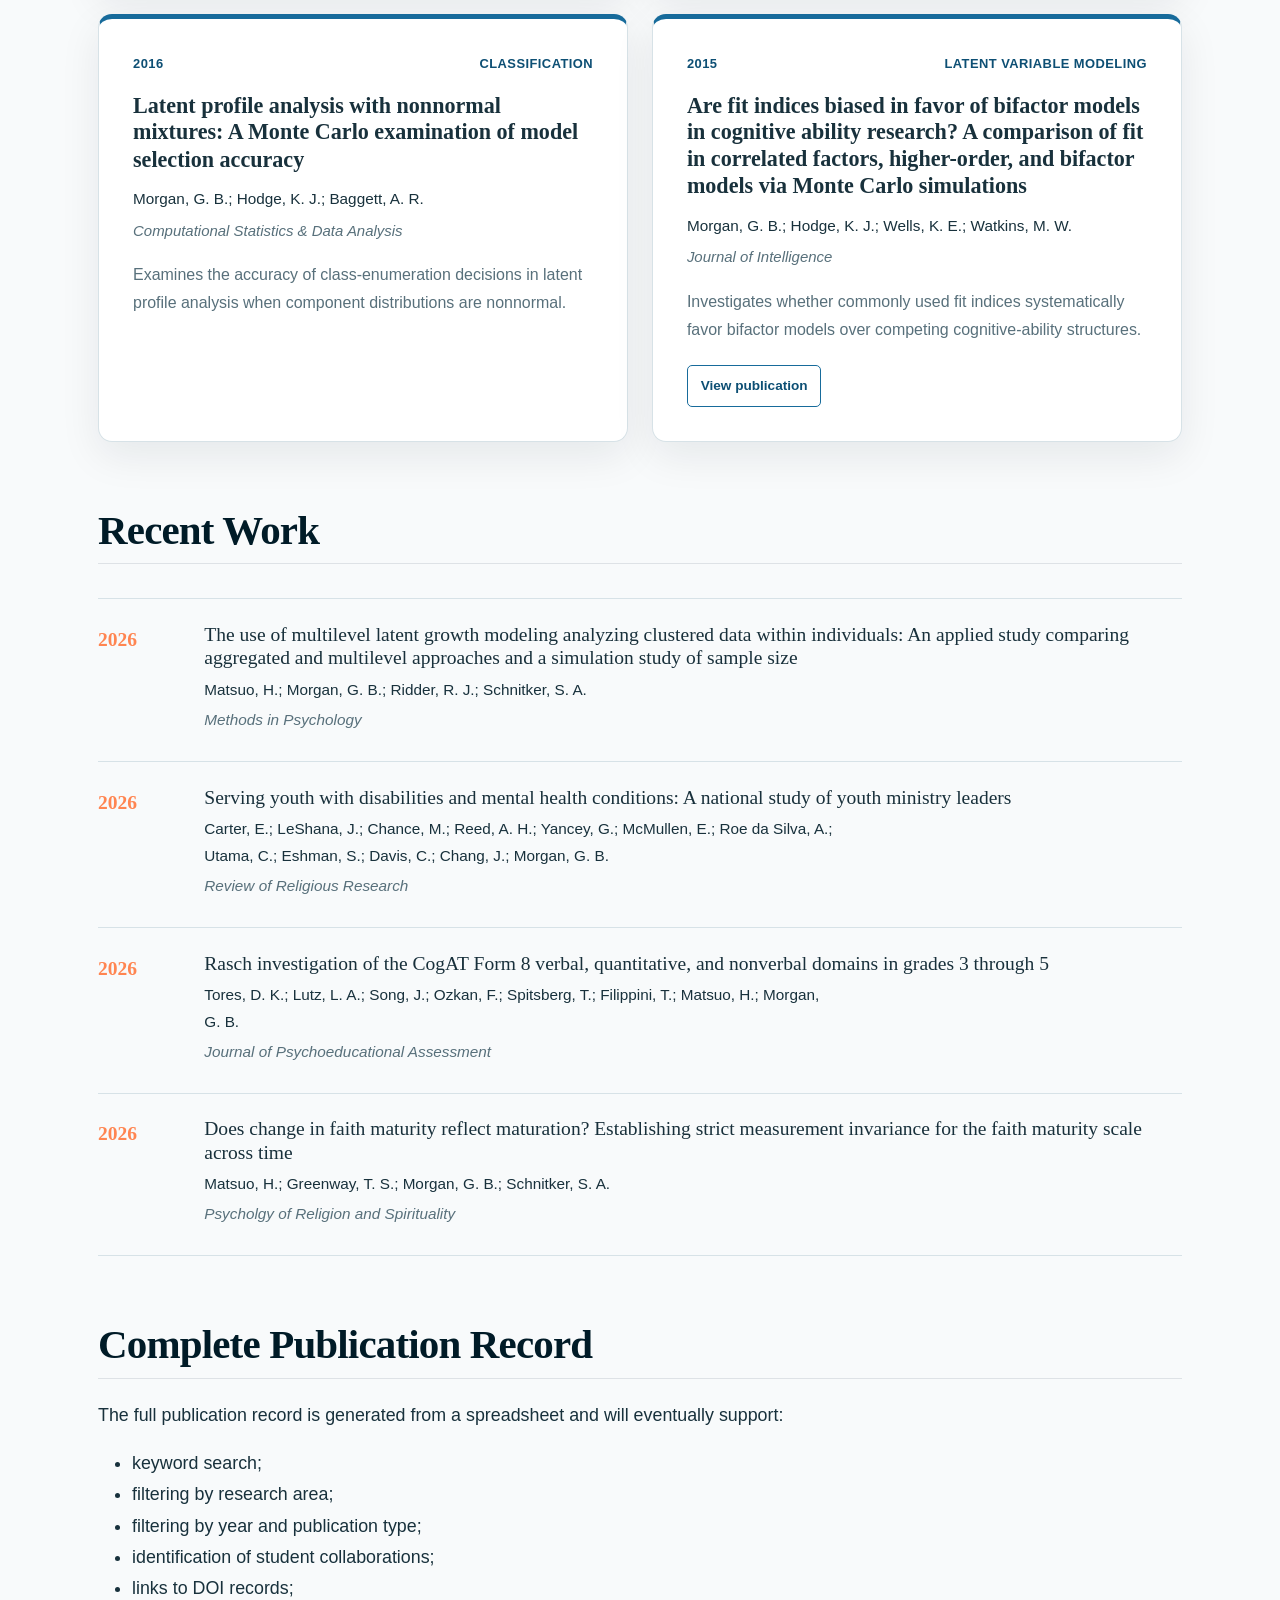
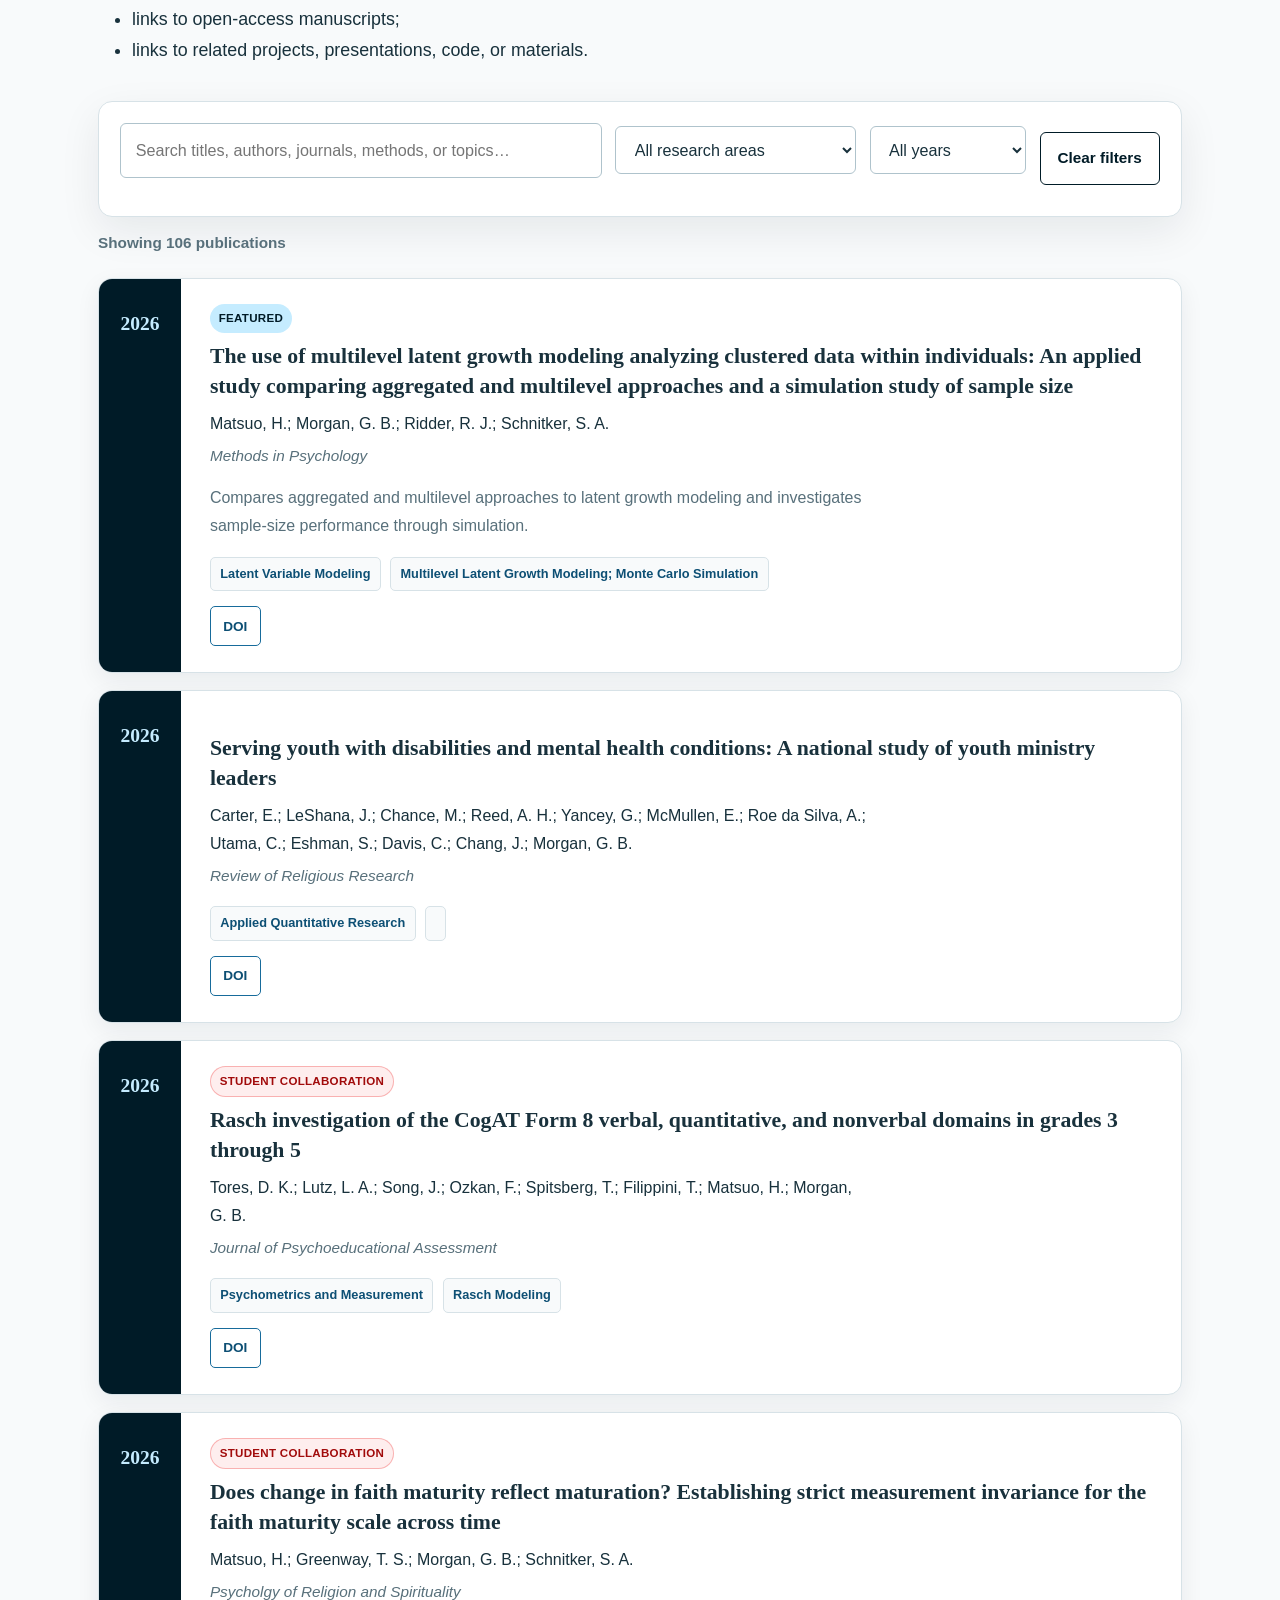
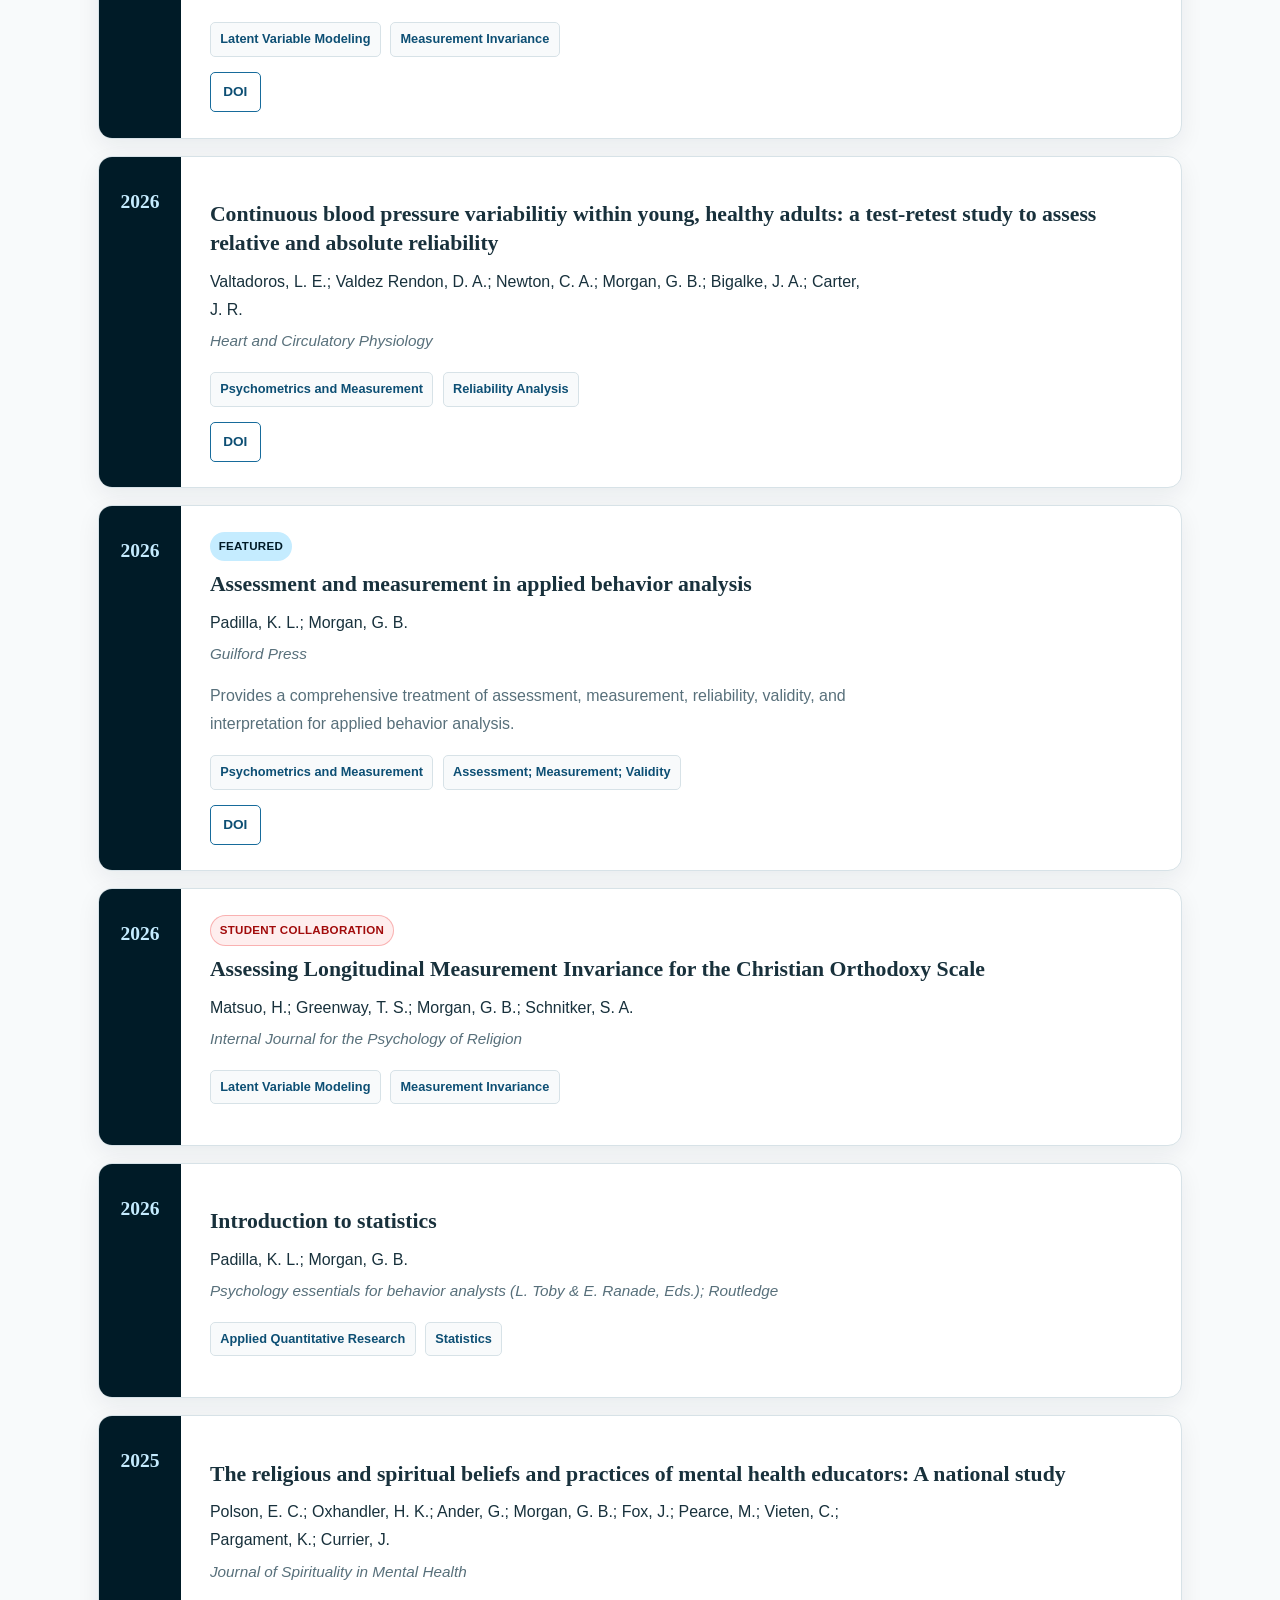
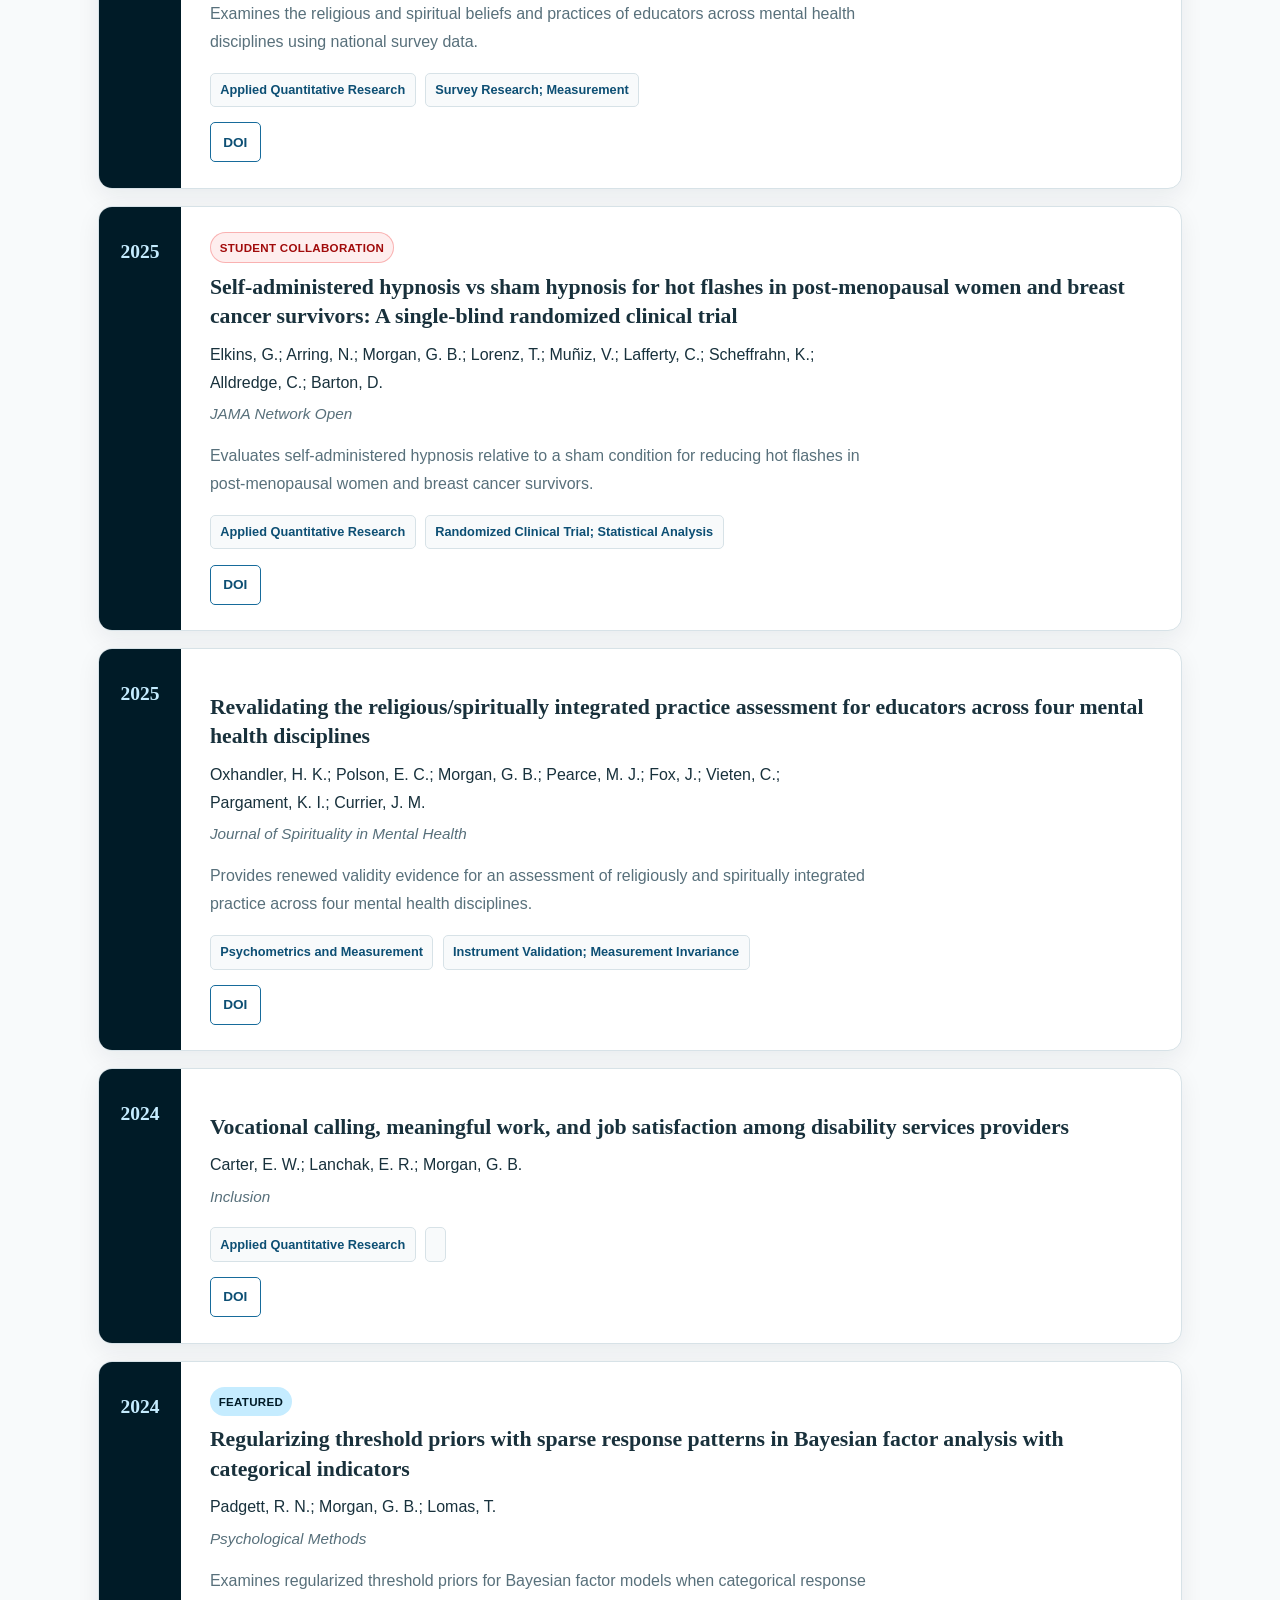
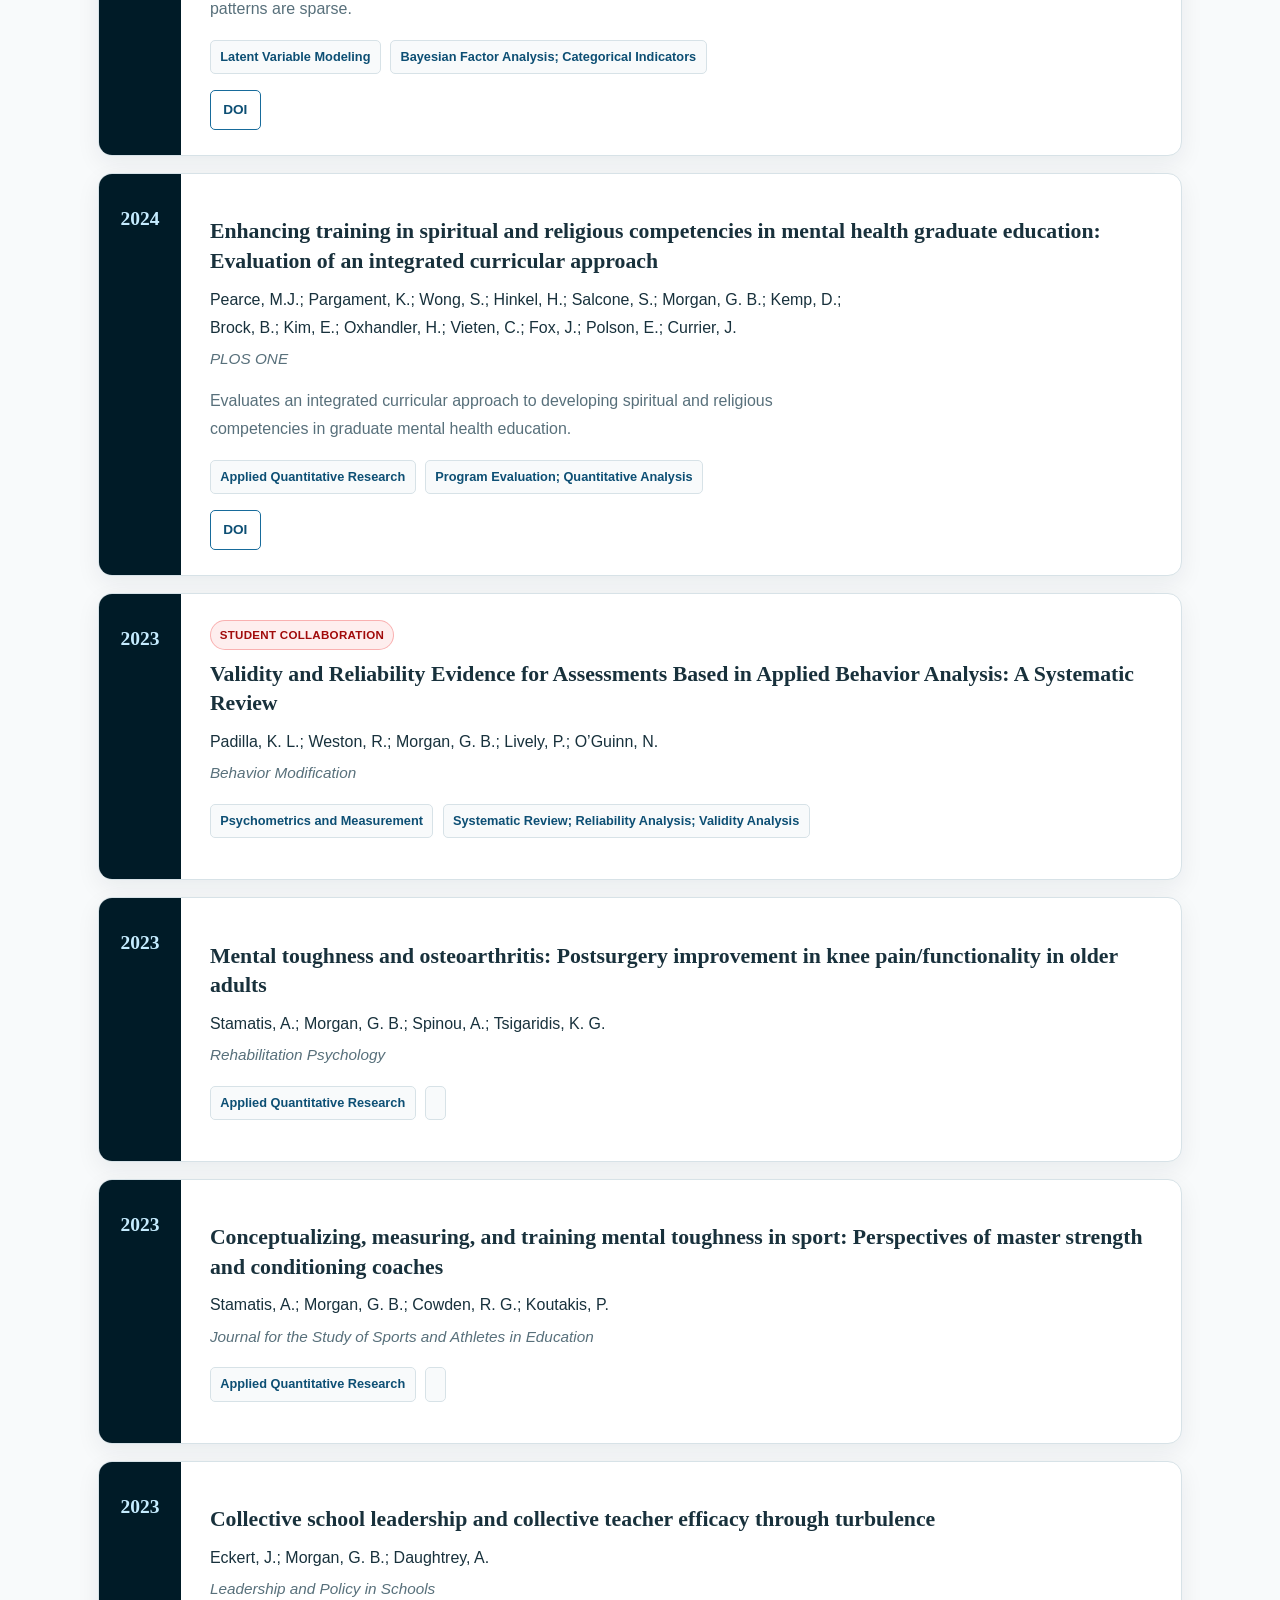
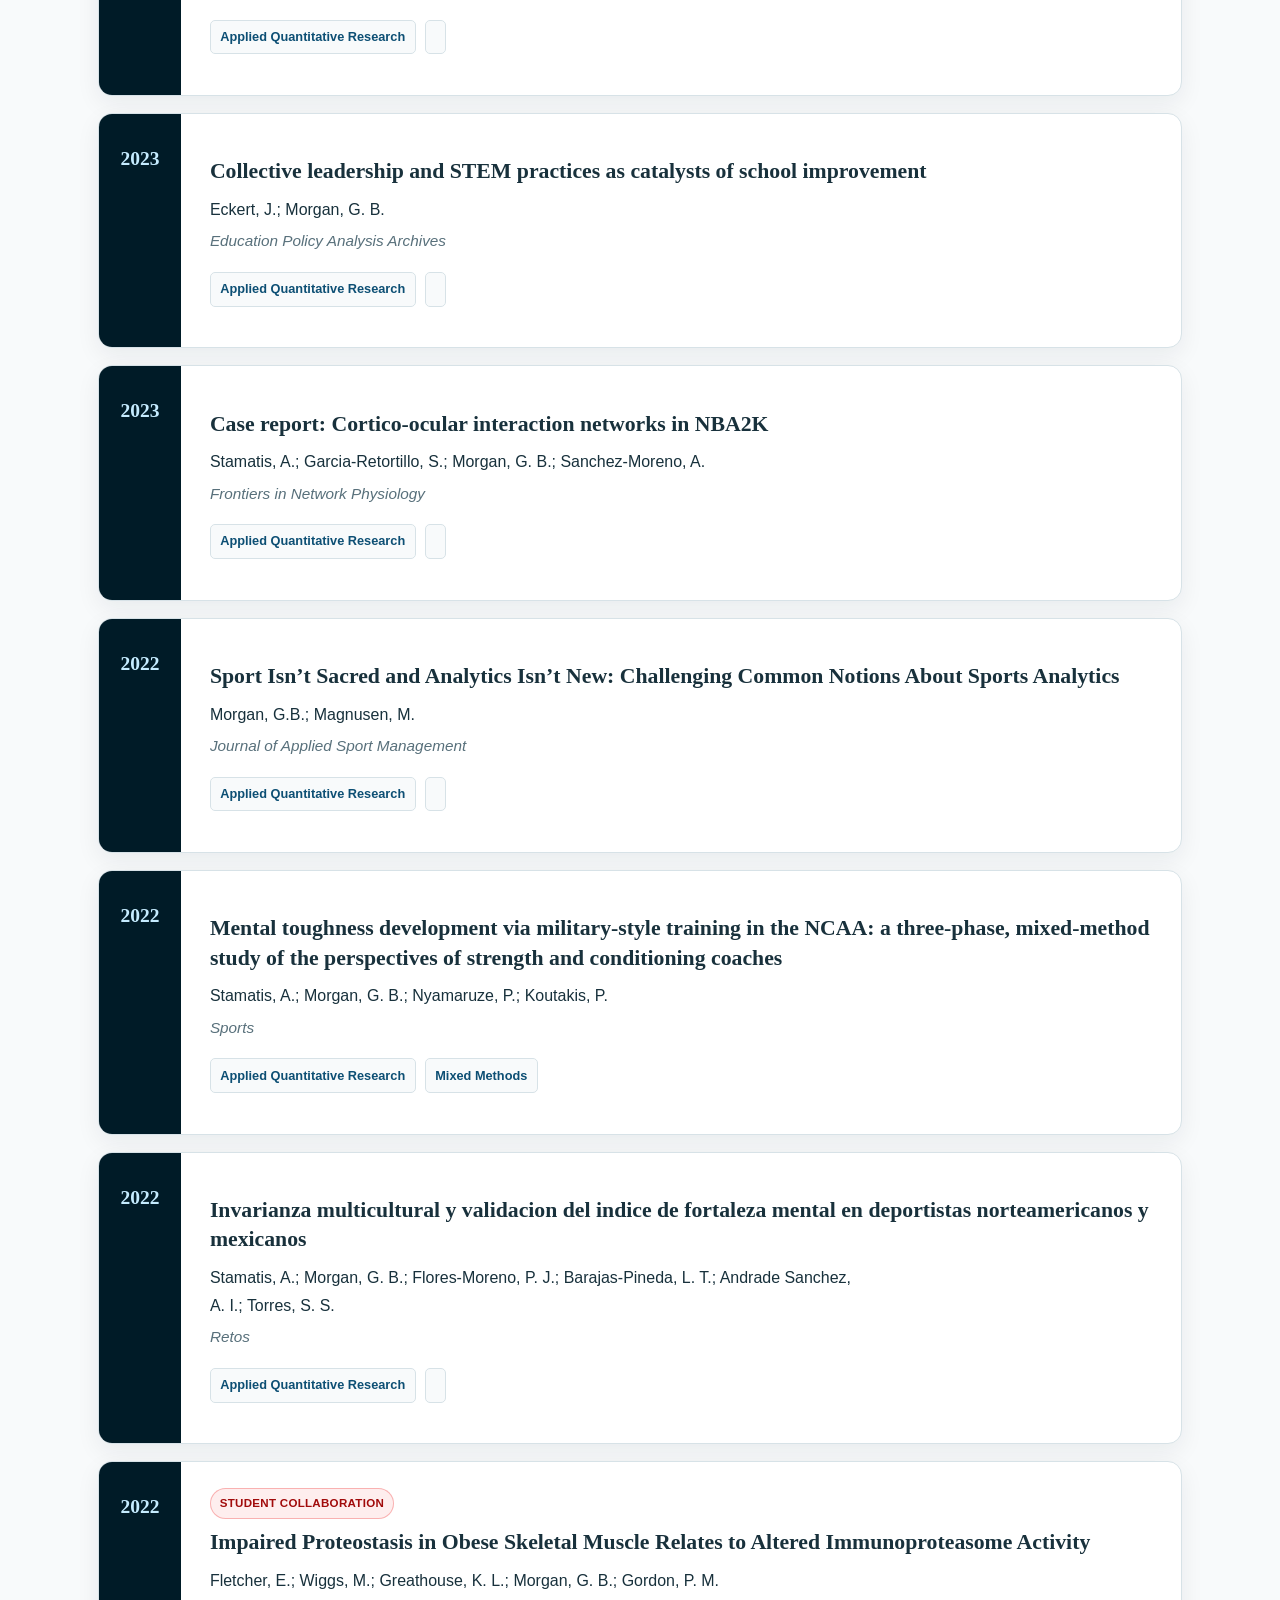
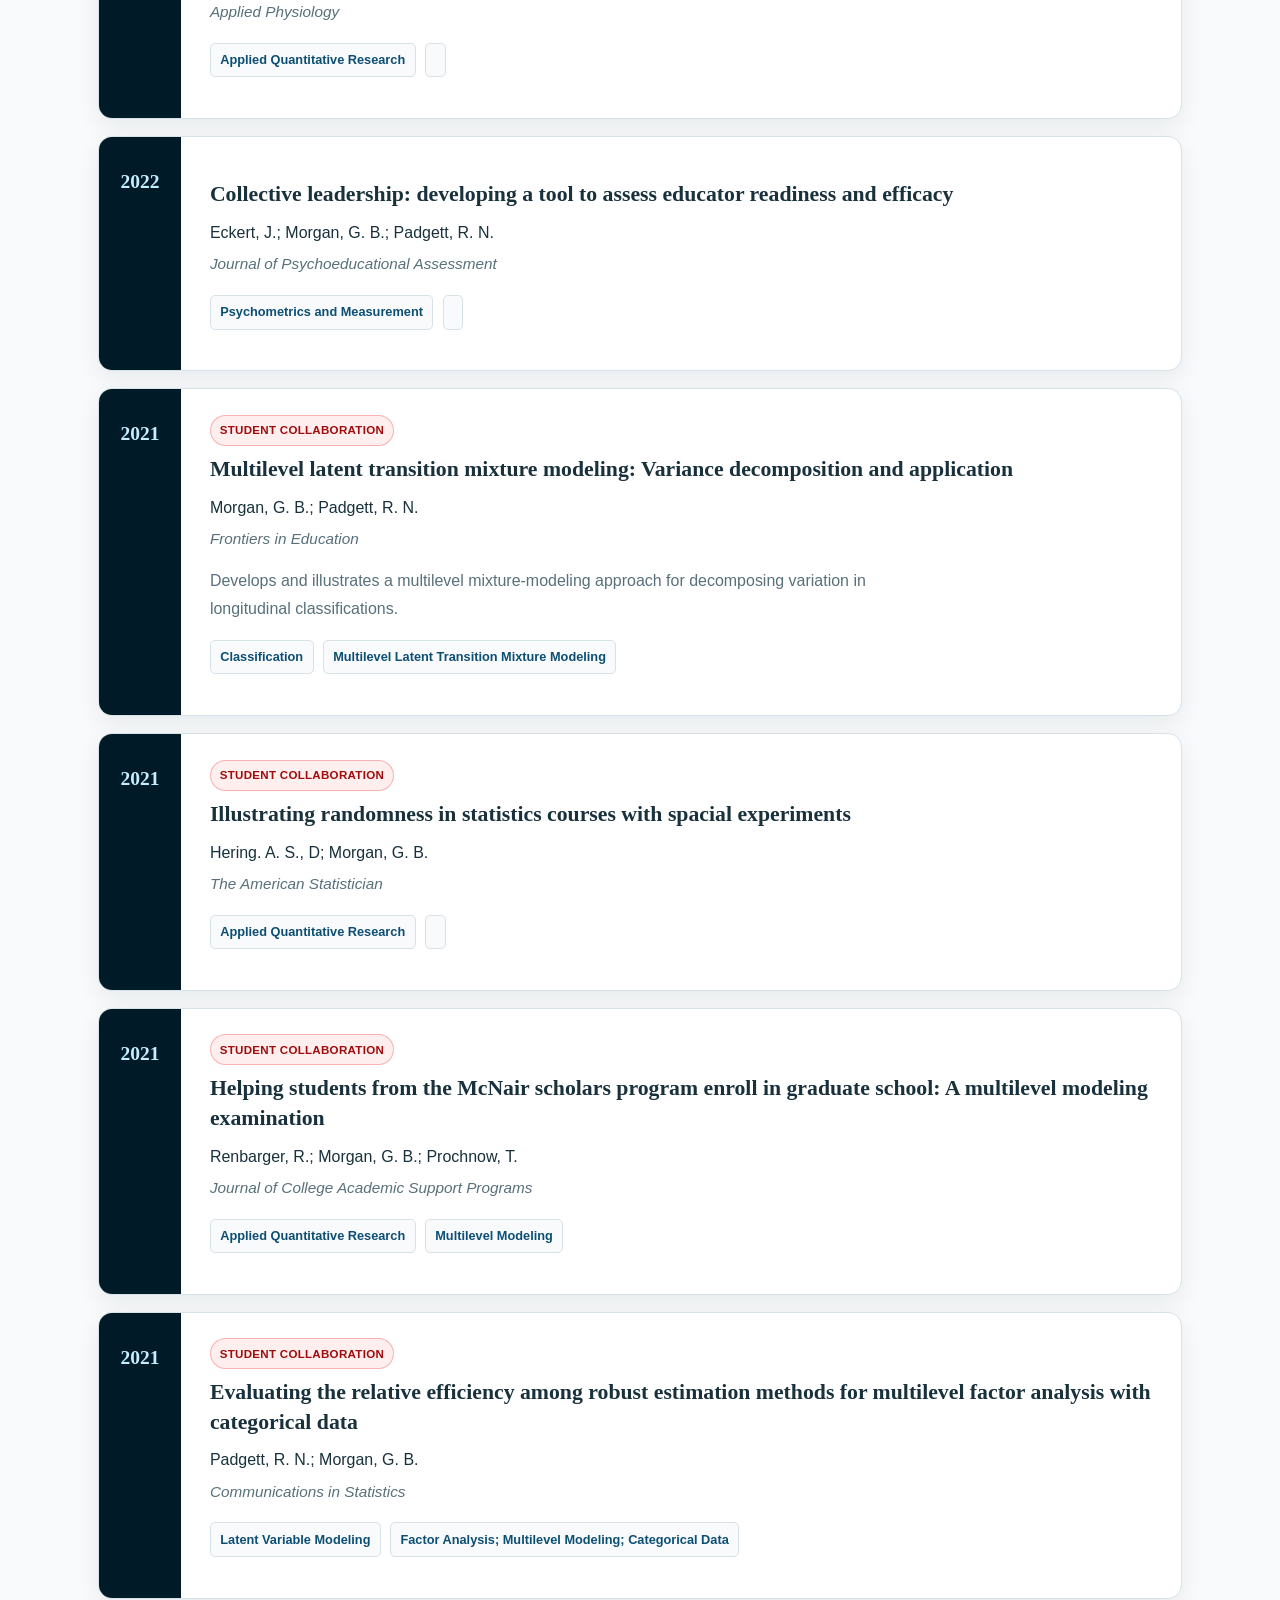
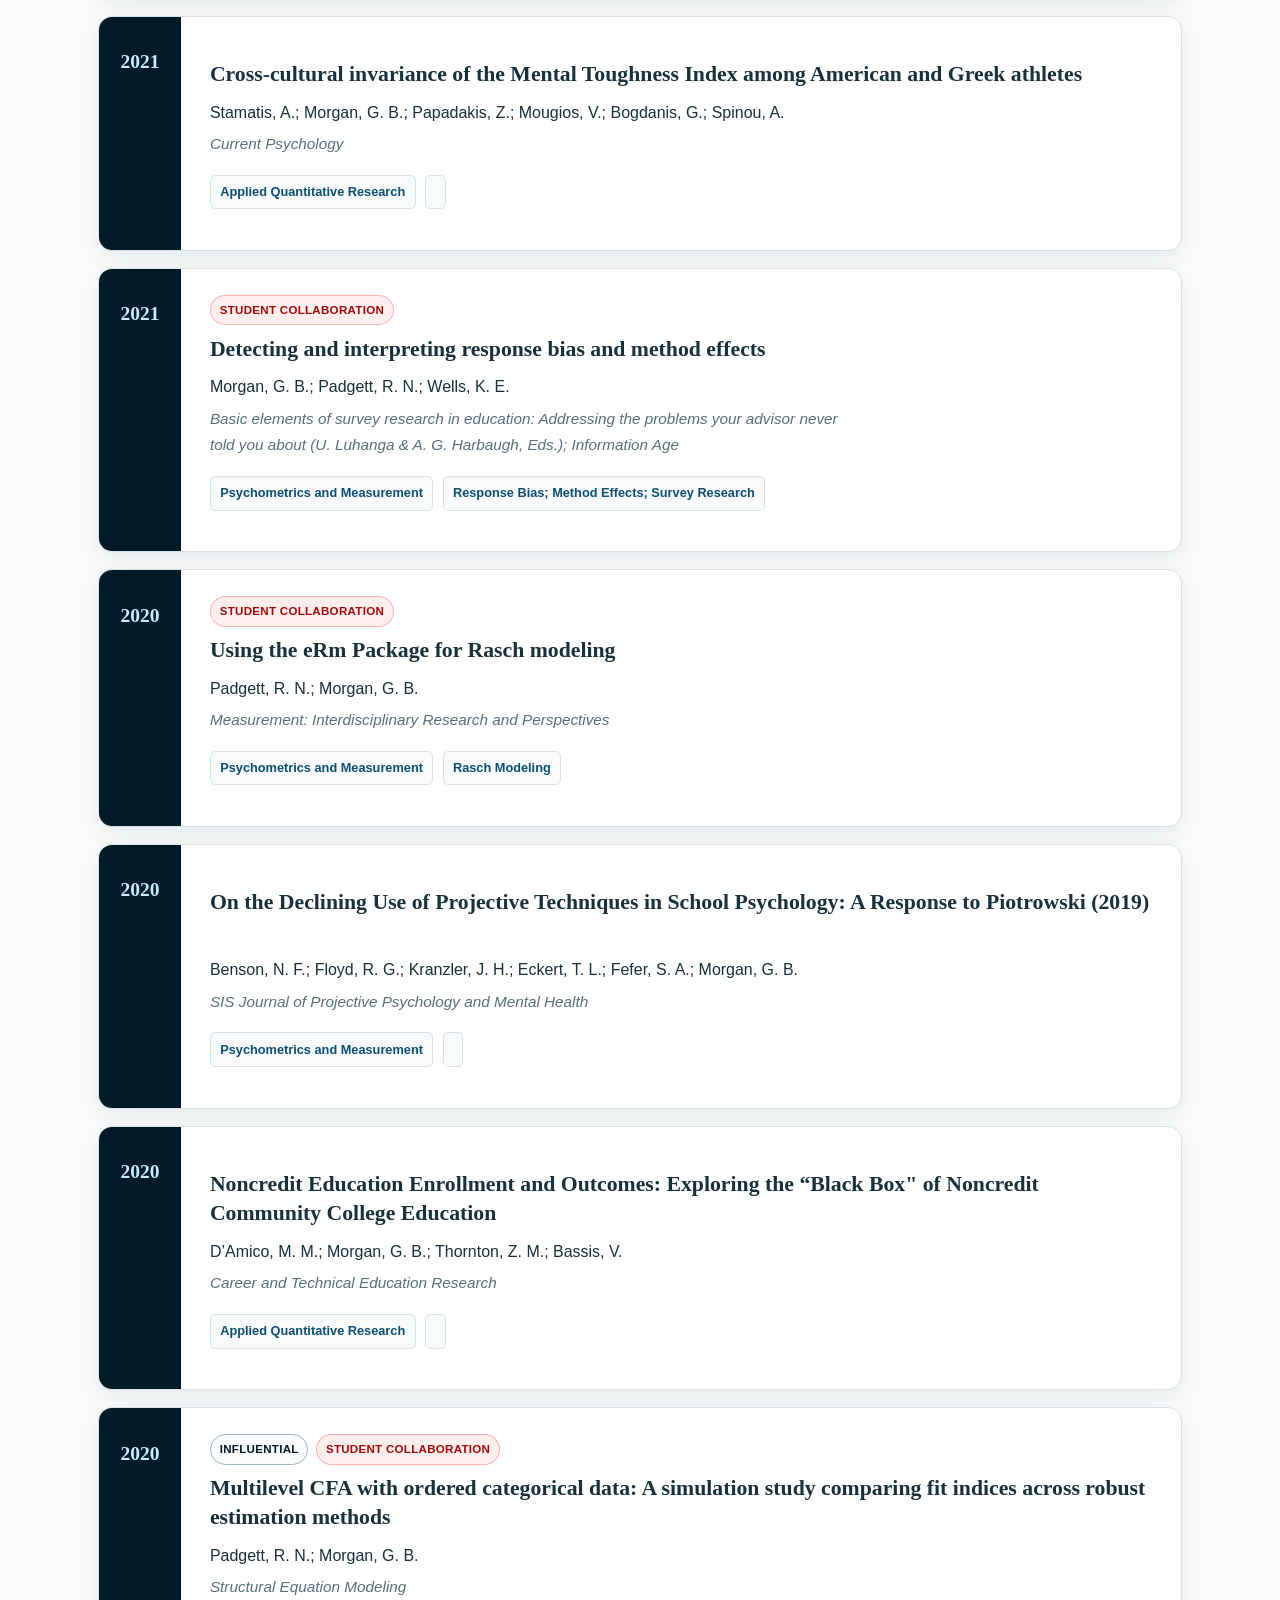
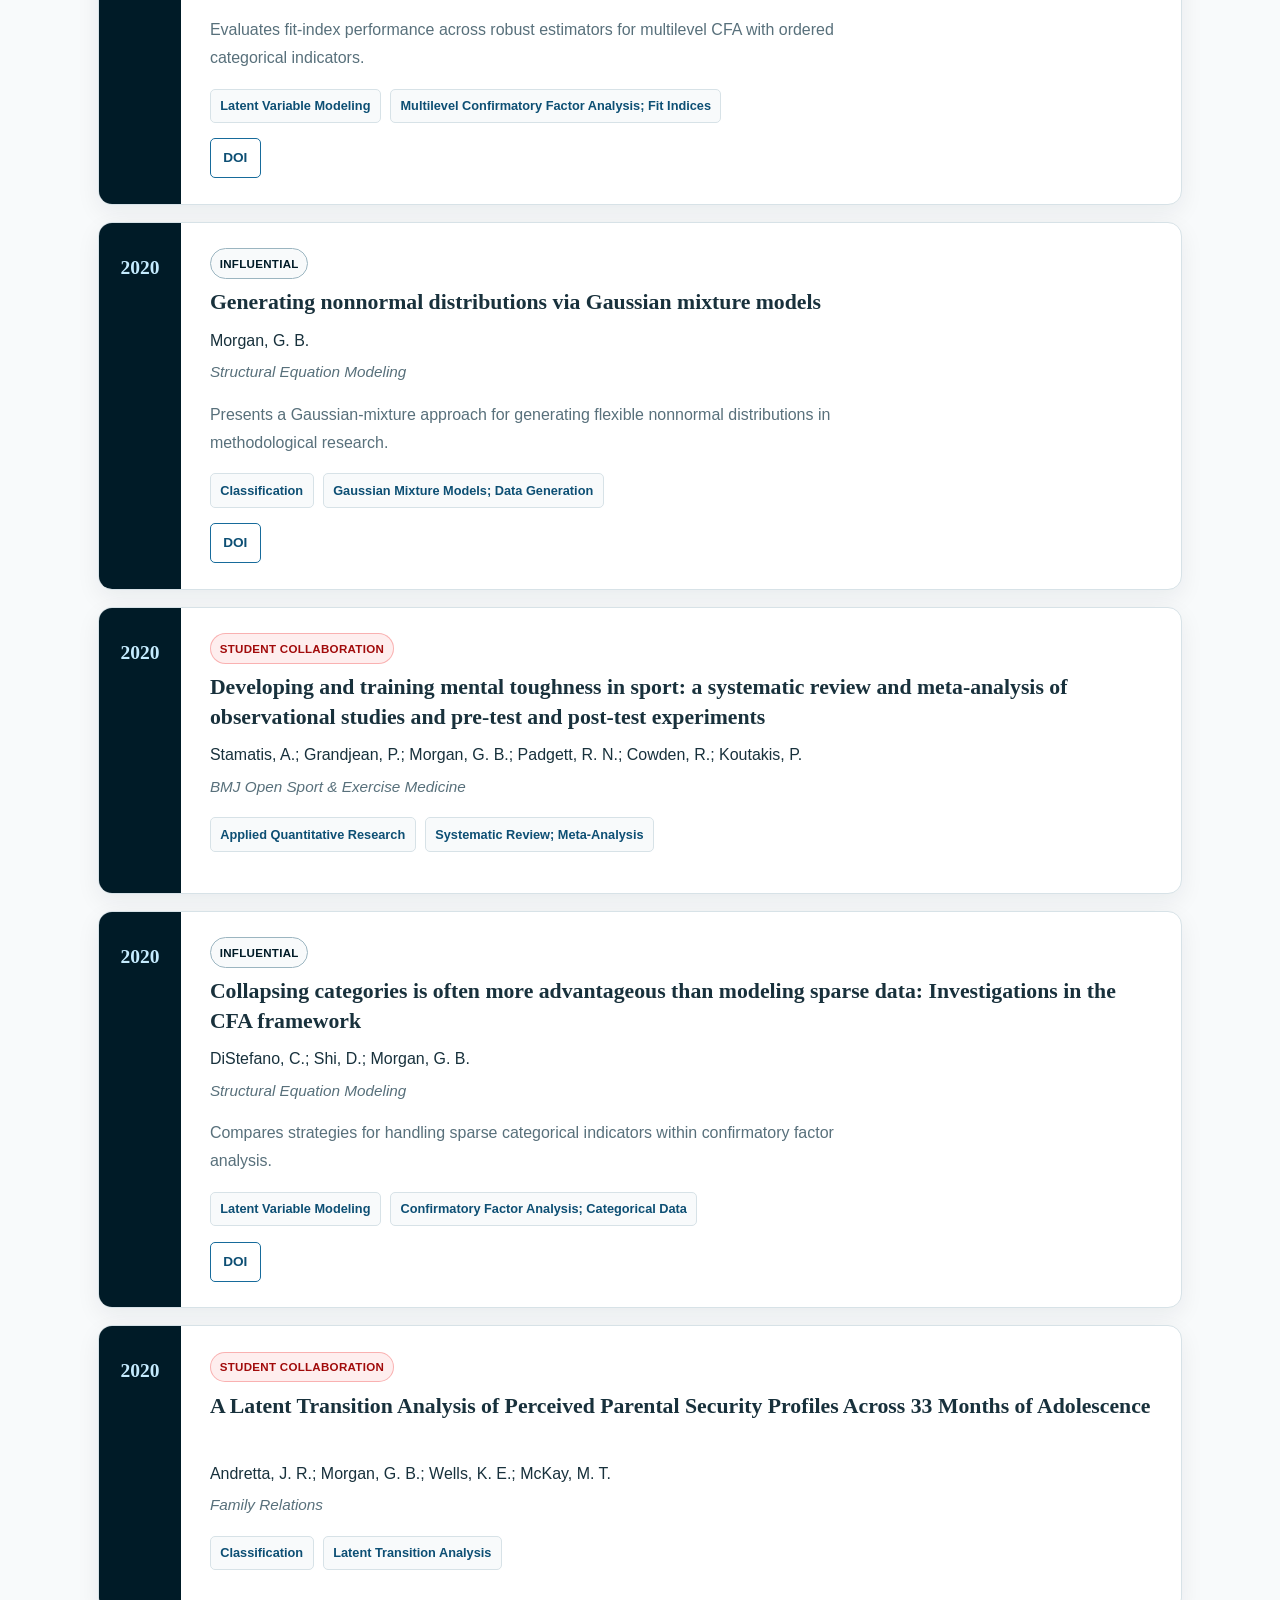
<file: docs/publications.html>
<!DOCTYPE html>
<html xmlns="http://www.w3.org/1999/xhtml" lang="en" xml:lang="en"><head>

<meta charset="utf-8">
<meta name="generator" content="quarto-1.9.38">

<meta name="viewport" content="width=device-width, initial-scale=1.0, user-scalable=yes">


<title>Publications – Grant B. Morgan</title>
<style>
/* Default styles provided by pandoc.
** See https://pandoc.org/MANUAL.html#variables-for-html for config info.
*/
code{white-space: pre-wrap;}
span.smallcaps{font-variant: small-caps;}
div.columns{display: flex; gap: min(4vw, 1.5em);}
div.column{flex: auto; overflow-x: auto;}
div.hanging-indent{margin-left: 1.5em; text-indent: -1.5em;}
ul.task-list{list-style: none;}
ul.task-list li input[type="checkbox"] {
  width: 0.8em;
  margin: 0 0.8em 0.2em -1em; /* quarto-specific, see https://github.com/quarto-dev/quarto-cli/issues/4556 */ 
  vertical-align: middle;
}
</style>


<script src="site_libs/quarto-nav/quarto-nav.js"></script>
<script src="site_libs/quarto-nav/headroom.min.js"></script>
<script src="site_libs/clipboard/clipboard.min.js"></script>
<script src="site_libs/quarto-search/autocomplete.umd.js"></script>
<script src="site_libs/quarto-search/fuse.min.js"></script>
<script src="site_libs/quarto-search/quarto-search.js"></script>
<meta name="quarto:offset" content="./">
<script src="site_libs/quarto-html/quarto.js" type="module"></script>
<script src="site_libs/quarto-html/tabsets/tabsets.js" type="module"></script>
<script src="site_libs/quarto-html/popper.min.js"></script>
<script src="site_libs/quarto-html/tippy.umd.min.js"></script>
<script src="site_libs/quarto-html/anchor.min.js"></script>
<link href="site_libs/quarto-html/tippy.css" rel="stylesheet">
<link href="site_libs/quarto-html/quarto-syntax-highlighting-15634bcf2e68342d4ad2dfa704d543f6.css" rel="stylesheet" id="quarto-text-highlighting-styles">
<script src="site_libs/bootstrap/bootstrap.min.js"></script>
<link href="site_libs/bootstrap/bootstrap-icons.css" rel="stylesheet">
<link href="site_libs/bootstrap/bootstrap-158031087360bce0ff56dc785ce39e06.min.css" rel="stylesheet" append-hash="true" id="quarto-bootstrap" data-mode="light">
<script id="quarto-search-options" type="application/json">{
  "location": "navbar",
  "copy-button": false,
  "collapse-after": 3,
  "panel-placement": "end",
  "type": "overlay",
  "limit": 50,
  "keyboard-shortcut": [
    "f",
    "/",
    "s"
  ],
  "show-item-context": false,
  "language": {
    "search-no-results-text": "No results",
    "search-matching-documents-text": "matching documents",
    "search-copy-link-title": "Copy link to search",
    "search-hide-matches-text": "Hide additional matches",
    "search-more-match-text": "more match in this document",
    "search-more-matches-text": "more matches in this document",
    "search-clear-button-title": "Clear",
    "search-text-placeholder": "",
    "search-detached-cancel-button-title": "Cancel",
    "search-submit-button-title": "Submit",
    "search-label": "Search"
  }
}</script>


<link rel="stylesheet" href="styles.css">
</head>

<body class="nav-fixed quarto-light">

<div id="quarto-search-results"></div>
  <header id="quarto-header" class="headroom fixed-top">
    <nav class="navbar navbar-expand-lg " data-bs-theme="dark">
      <div class="navbar-container container-fluid">
      <div class="navbar-brand-container mx-auto">
    <a class="navbar-brand" href="./index.html">
    <span class="navbar-title">Grant B. Morgan</span>
    </a>
  </div>
            <div id="quarto-search" class="" title="Search"></div>
          <button class="navbar-toggler" type="button" data-bs-toggle="collapse" data-bs-target="#navbarCollapse" aria-controls="navbarCollapse" role="menu" aria-expanded="false" aria-label="Toggle navigation" onclick="if (window.quartoToggleHeadroom) { window.quartoToggleHeadroom(); }">
  <span class="navbar-toggler-icon"></span>
</button>
          <div class="collapse navbar-collapse" id="navbarCollapse">
            <ul class="navbar-nav navbar-nav-scroll me-auto">
  <li class="nav-item">
    <a class="nav-link" href="./index.html"> 
<span class="menu-text">Home</span></a>
  </li>  
  <li class="nav-item">
    <a class="nav-link" href="./research.html"> 
<span class="menu-text">Research</span></a>
  </li>  
  <li class="nav-item">
    <a class="nav-link active" href="./publications.html" aria-current="page"> 
<span class="menu-text">Publications</span></a>
  </li>  
  <li class="nav-item">
    <a class="nav-link" href="./consequential-validity-lab.html"> 
<span class="menu-text">Consequential Validity Lab</span></a>
  </li>  
  <li class="nav-item">
    <a class="nav-link" href="./engagement.html"> 
<span class="menu-text">Connect</span></a>
  </li>  
  <li class="nav-item dropdown ">
    <a class="nav-link dropdown-toggle" href="#" id="nav-menu-more" role="link" data-bs-toggle="dropdown" aria-expanded="false">
 <span class="menu-text">More</span>
    </a>
    <ul class="dropdown-menu" aria-labelledby="nav-menu-more">    
        <li>
    <a class="dropdown-item" href="./teaching.html">
 <span class="dropdown-text">Teaching &amp; Mentoring</span></a>
  </li>  
        <li>
    <a class="dropdown-item" href="./leadership.html">
 <span class="dropdown-text">Leadership</span></a>
  </li>  
        <li>
    <a class="dropdown-item" href="./resources.html">
 <span class="dropdown-text">Resources</span></a>
  </li>  
        <li>
    <a class="dropdown-item" href="./about.html">
 <span class="dropdown-text">About</span></a>
  </li>  
    </ul>
  </li>
</ul>
            <ul class="navbar-nav navbar-nav-scroll ms-auto">
  <li class="nav-item">
    <a class="nav-link" href="./assets/documents/grant-morgan-cv.pdf" target="_blank"> 
<span class="menu-text">CV</span></a>
  </li>  
  <li class="nav-item">
    <a class="nav-link" href="./contact.html"> 
<span class="menu-text">Contact</span></a>
  </li>  
</ul>
          </div> <!-- /navcollapse -->
            <div class="quarto-navbar-tools">
</div>
      </div> <!-- /container-fluid -->
    </nav>
</header>
<!-- content -->
<div id="quarto-content" class="quarto-container page-columns page-rows-contents page-layout-full page-navbar">
<!-- sidebar -->
<!-- margin-sidebar -->
    
<!-- main -->
<main class="content column-page" id="quarto-document-content">

<header id="title-block-header" class="quarto-title-block default">
<div class="quarto-title">
<h1 class="title">Publications</h1>
</div>



<div class="quarto-title-meta column-page">

    
  
    
  </div>
  


</header>


<section id="selected-scholarship" class="level2">
<h2 class="anchored" data-anchor-id="selected-scholarship">Selected Scholarship</h2>
<p>My publications span latent variable modeling, psychometrics, classification, validity, evidentiary reasoning, and applied quantitative research.</p>
<p>This page provides several ways to explore the work:</p>
<ul>
<li>signature publications;</li>
<li>recent publications;</li>
<li>influential publications;</li>
<li>publications grouped by research area;</li>
<li>a complete searchable and filterable record.</li>
</ul>
</section>
<section id="signature-publications" class="level2">
<h2 class="anchored" data-anchor-id="signature-publications">Signature Publications</h2>
<div class="signature-publication-grid">
<article class="signature-publication-card">
<div class="signature-publication-topline">
<span class="signature-publication-year">2026</span><span class="signature-publication-area">Latent Variable Modeling</span>
</div>
<h3 class="anchored">
The use of multilevel latent growth modeling analyzing clustered data within individuals: An applied study comparing aggregated and multilevel approaches and a simulation study of sample size
</h3>
<p class="signature-publication-authors">
Matsuo, H.; Morgan, G. B.; Ridder, R. J.; Schnitker, S. A.
</p>
<p class="signature-publication-source">
<em>Methods in Psychology</em>
</p>
<p class="signature-publication-summary">
Compares aggregated and multilevel approaches to latent growth modeling and investigates sample-size performance through simulation.
</p>
<a class="signature-publication-link" href="https://doi.org/10.1016/j.metip.2026.100245" target="_blank" rel="noopener noreferrer">View publication</a>
</article>
<article class="signature-publication-card">
<div class="signature-publication-topline">
<span class="signature-publication-year">2026</span><span class="signature-publication-area">Psychometrics and Measurement</span>
</div>
<h3 class="anchored">
Assessment and measurement in applied behavior analysis
</h3>
<p class="signature-publication-authors">
Padilla, K. L.; Morgan, G. B.
</p>
<p class="signature-publication-source">
<em>Guilford Press</em>
</p>
<p class="signature-publication-summary">
Provides a comprehensive treatment of assessment, measurement, reliability, validity, and interpretation for applied behavior analysis.
</p>
<a class="signature-publication-link" href="https://doi.org/10.1177/13654802251405299" target="_blank" rel="noopener noreferrer">View publication</a>
</article>
<article class="signature-publication-card">
<div class="signature-publication-topline">
<span class="signature-publication-year">2024</span><span class="signature-publication-area">Latent Variable Modeling</span>
</div>
<h3 class="anchored">
Regularizing threshold priors with sparse response patterns in Bayesian factor analysis with categorical indicators
</h3>
<p class="signature-publication-authors">
Padgett, R. N.; Morgan, G. B.; Lomas, T.
</p>
<p class="signature-publication-source">
<em>Psychological Methods</em>
</p>
<p class="signature-publication-summary">
Examines regularized threshold priors for Bayesian factor models when categorical response patterns are sparse.
</p>
<a class="signature-publication-link" href="https://doi.org/10.1037/met0000682" target="_blank" rel="noopener noreferrer">View publication</a>
</article>
<article class="signature-publication-card">
<div class="signature-publication-topline">
<span class="signature-publication-year">2019</span><span class="signature-publication-area">Psychometrics and Measurement</span>
</div>
<h3 class="anchored">
Monte Carlo Modeling of Contemporary Intelligence Test (IQ) Factor Structure: Implications for IQ Assessment, Interpretation, and Theory
</h3>
<p class="signature-publication-authors">
Dombrowski, S. C.; McGill, R. J.; Morgan, G. B.
</p>
<p class="signature-publication-source">
<em>Assessment</em>
</p>
<p class="signature-publication-summary">
Uses Monte Carlo modeling to investigate the factor structures underlying contemporary intelligence tests and their interpretive consequences.
</p>
</article>
<article class="signature-publication-card">
<div class="signature-publication-topline">
<span class="signature-publication-year">2016</span><span class="signature-publication-area">Classification</span>
</div>
<h3 class="anchored">
Latent profile analysis with nonnormal mixtures: A Monte Carlo examination of model selection accuracy
</h3>
<p class="signature-publication-authors">
Morgan, G. B.; Hodge, K. J.; Baggett, A. R.
</p>
<p class="signature-publication-source">
<em>Computational Statistics &amp; Data Analysis</em>
</p>
<p class="signature-publication-summary">
Examines the accuracy of class-enumeration decisions in latent profile analysis when component distributions are nonnormal.
</p>
</article>
<article class="signature-publication-card">
<div class="signature-publication-topline">
<span class="signature-publication-year">2015</span><span class="signature-publication-area">Latent Variable Modeling</span>
</div>
<h3 class="anchored">
Are fit indices biased in favor of bifactor models in cognitive ability research? A comparison of fit in correlated factors, higher-order, and bifactor models via Monte Carlo simulations
</h3>
<p class="signature-publication-authors">
Morgan, G. B.; Hodge, K. J.; Wells, K. E.; Watkins, M. W.
</p>
<p class="signature-publication-source">
<em>Journal of Intelligence</em>
</p>
<p class="signature-publication-summary">
Investigates whether commonly used fit indices systematically favor bifactor models over competing cognitive-ability structures.
</p>
<a class="signature-publication-link" href="https://doi.org/10.3390/jintelligence3010002" target="_blank" rel="noopener noreferrer">View publication</a>
</article>
</div>
</section>
<section id="recent-work" class="level2">
<h2 class="anchored" data-anchor-id="recent-work">Recent Work</h2>
<div class="recent-publication-list">
<article class="recent-publication-item">
<div class="recent-publication-year">
2026
</div>
<div>
<h3 class="anchored">
<a href="https://doi.org/10.1016/j.metip.2026.100245" target="_blank" rel="noopener noreferrer">The use of multilevel latent growth modeling analyzing clustered data within individuals: An applied study comparing aggregated and multilevel approaches and a simulation study of sample size</a>
</h3>
<p>
Matsuo, H.; Morgan, G. B.; Ridder, R. J.; Schnitker, S. A.
</p>
<p class="recent-publication-source">
<em>Methods in Psychology</em>
</p>
</div>
</article>
<article class="recent-publication-item">
<div class="recent-publication-year">
2026
</div>
<div>
<h3 class="anchored">
<a href="https://doi.org/10.1177/0034673X261464746" target="_blank" rel="noopener noreferrer">Serving youth with disabilities and mental health conditions: A national study of youth ministry leaders</a>
</h3>
<p>
Carter, E.; LeShana, J.; Chance, M.; Reed, A. H.; Yancey, G.; McMullen, E.; Roe da Silva, A.; Utama, C.; Eshman, S.; Davis, C.; Chang, J.; Morgan, G. B.
</p>
<p class="recent-publication-source">
<em>Review of Religious Research</em>
</p>
</div>
</article>
<article class="recent-publication-item">
<div class="recent-publication-year">
2026
</div>
<div>
<h3 class="anchored">
<a href="https://doi.org/10.1177/07342829251381509" target="_blank" rel="noopener noreferrer">Rasch investigation of the CogAT Form 8 verbal, quantitative, and nonverbal domains in grades 3 through 5</a>
</h3>
<p>
Tores, D. K.; Lutz, L. A.; Song, J.; Ozkan, F.; Spitsberg, T.; Filippini, T.; Matsuo, H.; Morgan, G. B.
</p>
<p class="recent-publication-source">
<em>Journal of Psychoeducational Assessment</em>
</p>
</div>
</article>
<article class="recent-publication-item">
<div class="recent-publication-year">
2026
</div>
<div>
<h3 class="anchored">
<a href="https://doi.org/10.1037/rel0000563" target="_blank" rel="noopener noreferrer">Does change in faith maturity reflect maturation? Establishing strict measurement invariance for the faith maturity scale across time</a>
</h3>
<p>
Matsuo, H.; Greenway, T. S.; Morgan, G. B.; Schnitker, S. A.
</p>
<p class="recent-publication-source">
<em>Psycholgy of Religion and Spirituality</em>
</p>
</div>
</article>
</div>
</section>
<section id="complete-publication-record" class="level2">
<h2 class="anchored" data-anchor-id="complete-publication-record">Complete Publication Record</h2>
<p>The full publication record is generated from a spreadsheet and will eventually support:</p>
<ul>
<li>keyword search;</li>
<li>filtering by research area;</li>
<li>filtering by year and publication type;</li>
<li>identification of student collaborations;</li>
<li>links to DOI records;</li>
<li>links to open-access manuscripts;</li>
<li>links to related projects, presentations, code, or materials.</li>
</ul>
<div class="publication-controls">
<p><input type="search" id="publication-search" class="publication-search" placeholder="Search titles, authors, journals, methods, or topics…" aria-label="Search publications"></p>
<p><select id="publication-area-filter" class="publication-filter" aria-label="Filter by research area"> <option value="all">All research areas</option> </select></p>
<p><select id="publication-year-filter" class="publication-filter" aria-label="Filter by year"> <option value="all">All years</option> </select></p>
<button type="button" id="publication-reset" class="publication-reset">
Clear filters
</button>
</div>
<p id="publication-results-count" class="publication-results-count">
</p>
<div id="publication-records" class="publication-records">
<article class="publication-record" data-year="2026" data-area="Latent Variable Modeling" data-search="the use of multilevel latent growth modeling analyzing clustered data within individuals: an applied study comparing aggregated and multilevel approaches and a simulation study of sample size matsuo, h.; morgan, g. b.; ridder, r. j.; schnitker, s. a. methods in psychology latent variable modeling multilevel latent growth modeling; monte carlo simulation longitudinal research compares aggregated and multilevel approaches to latent growth modeling and investigates sample-size performance through simulation.">
<div class="publication-year">
2026
</div>
<div class="publication-record-content">
<div class="publication-badges">
<span class="publication-badge featured-badge">Featured</span>
</div>
<h3 class="publication-title anchored">
The use of multilevel latent growth modeling analyzing clustered data within individuals: An applied study comparing aggregated and multilevel approaches and a simulation study of sample size
</h3>
<p class="publication-authors">
Matsuo, H.; Morgan, G. B.; Ridder, R. J.; Schnitker, S. A.
</p>
<p class="publication-source">
<em>Methods in Psychology</em>
</p>
<p class="publication-summary">
Compares aggregated and multilevel approaches to latent growth modeling and investigates sample-size performance through simulation.
</p>
<div class="publication-metadata">
<span>Latent Variable Modeling</span><span>Multilevel Latent Growth Modeling; Monte Carlo Simulation</span>
</div>
<div class="publication-links">
<a class="publication-link doi-link" href="https://doi.org/10.1016/j.metip.2026.100245" target="_blank" rel="noopener noreferrer">DOI</a>
</div>
</div>
</article>
<article class="publication-record" data-year="2026" data-area="Applied Quantitative Research" data-search="serving youth with disabilities and mental health conditions: a national study of youth ministry leaders carter, e.; leshana, j.; chance, m.; reed, a. h.; yancey, g.; mcmullen, e.; roe da silva, a.; utama, c.; eshman, s.; davis, c.; chang, j.; morgan, g. b. review of religious research applied quantitative research  health ">
<div class="publication-year">
2026
</div>
<div class="publication-record-content">
<div class="publication-badges">

</div>
<h3 class="publication-title anchored">
Serving youth with disabilities and mental health conditions: A national study of youth ministry leaders
</h3>
<p class="publication-authors">
Carter, E.; LeShana, J.; Chance, M.; Reed, A. H.; Yancey, G.; McMullen, E.; Roe da Silva, A.; Utama, C.; Eshman, S.; Davis, C.; Chang, J.; Morgan, G. B.
</p>
<p class="publication-source">
<em>Review of Religious Research</em>
</p>
<p class="publication-summary">
</p>
<div class="publication-metadata">
<span>Applied Quantitative Research</span><span></span>
</div>
<div class="publication-links">
<a class="publication-link doi-link" href="https://doi.org/10.1177/0034673X261464746" target="_blank" rel="noopener noreferrer">DOI</a>
</div>
</div>
</article>
<article class="publication-record" data-year="2026" data-area="Psychometrics and Measurement" data-search="rasch investigation of the cogat form 8 verbal, quantitative, and nonverbal domains in grades 3 through 5 tores, d. k.; lutz, l. a.; song, j.; ozkan, f.; spitsberg, t.; filippini, t.; matsuo, h.; morgan, g. b. journal of psychoeducational assessment psychometrics and measurement rasch modeling education ">
<div class="publication-year">
2026
</div>
<div class="publication-record-content">
<div class="publication-badges">
<span class="publication-badge student-badge">Student collaboration</span>
</div>
<h3 class="publication-title anchored">
Rasch investigation of the CogAT Form 8 verbal, quantitative, and nonverbal domains in grades 3 through 5
</h3>
<p class="publication-authors">
Tores, D. K.; Lutz, L. A.; Song, J.; Ozkan, F.; Spitsberg, T.; Filippini, T.; Matsuo, H.; Morgan, G. B.
</p>
<p class="publication-source">
<em>Journal of Psychoeducational Assessment</em>
</p>
<p class="publication-summary">
</p>
<div class="publication-metadata">
<span>Psychometrics and Measurement</span><span>Rasch Modeling</span>
</div>
<div class="publication-links">
<a class="publication-link doi-link" href="https://doi.org/10.1177/07342829251381509" target="_blank" rel="noopener noreferrer">DOI</a>
</div>
</div>
</article>
<article class="publication-record" data-year="2026" data-area="Latent Variable Modeling" data-search="does change in faith maturity reflect maturation? establishing strict measurement invariance for the faith maturity scale across time matsuo, h.; greenway, t. s.; morgan, g. b.; schnitker, s. a. psycholgy of religion and spirituality latent variable modeling measurement invariance religion and spirituality ">
<div class="publication-year">
2026
</div>
<div class="publication-record-content">
<div class="publication-badges">
<span class="publication-badge student-badge">Student collaboration</span>
</div>
<h3 class="publication-title anchored">
Does change in faith maturity reflect maturation? Establishing strict measurement invariance for the faith maturity scale across time
</h3>
<p class="publication-authors">
Matsuo, H.; Greenway, T. S.; Morgan, G. B.; Schnitker, S. A.
</p>
<p class="publication-source">
<em>Psycholgy of Religion and Spirituality</em>
</p>
<p class="publication-summary">
</p>
<div class="publication-metadata">
<span>Latent Variable Modeling</span><span>Measurement Invariance</span>
</div>
<div class="publication-links">
<a class="publication-link doi-link" href="https://doi.org/10.1037/rel0000563" target="_blank" rel="noopener noreferrer">DOI</a>
</div>
</div>
</article>
<article class="publication-record" data-year="2026" data-area="Psychometrics and Measurement" data-search="continuous blood pressure variabilitiy within young, healthy adults: a test-retest study to assess relative and absolute reliability valtadoros, l. e.; valdez rendon, d. a.; newton, c. a.; morgan, g. b.; bigalke, j. a.; carter, j. r. heart and circulatory physiology psychometrics and measurement reliability analysis health ">
<div class="publication-year">
2026
</div>
<div class="publication-record-content">
<div class="publication-badges">

</div>
<h3 class="publication-title anchored">
Continuous blood pressure variabilitiy within young, healthy adults: a test-retest study to assess relative and absolute reliability
</h3>
<p class="publication-authors">
Valtadoros, L. E.; Valdez Rendon, D. A.; Newton, C. A.; Morgan, G. B.; Bigalke, J. A.; Carter, J. R.
</p>
<p class="publication-source">
<em>Heart and Circulatory Physiology</em>
</p>
<p class="publication-summary">
</p>
<div class="publication-metadata">
<span>Psychometrics and Measurement</span><span>Reliability Analysis</span>
</div>
<div class="publication-links">
<a class="publication-link doi-link" href="https://doi.org/10.1152/ajpheart.00189.2026" target="_blank" rel="noopener noreferrer">DOI</a>
</div>
</div>
</article>
<article class="publication-record" data-year="2026" data-area="Psychometrics and Measurement" data-search="assessment and measurement in applied behavior analysis padilla, k. l.; morgan, g. b. guilford press psychometrics and measurement assessment; measurement; validity applied behavior analysis provides a comprehensive treatment of assessment, measurement, reliability, validity, and interpretation for applied behavior analysis.">
<div class="publication-year">
2026
</div>
<div class="publication-record-content">
<div class="publication-badges">
<span class="publication-badge featured-badge">Featured</span>
</div>
<h3 class="publication-title anchored">
Assessment and measurement in applied behavior analysis
</h3>
<p class="publication-authors">
Padilla, K. L.; Morgan, G. B.
</p>
<p class="publication-source">
<em>Guilford Press</em>
</p>
<p class="publication-summary">
Provides a comprehensive treatment of assessment, measurement, reliability, validity, and interpretation for applied behavior analysis.
</p>
<div class="publication-metadata">
<span>Psychometrics and Measurement</span><span>Assessment; Measurement; Validity</span>
</div>
<div class="publication-links">
<a class="publication-link doi-link" href="https://doi.org/10.1177/13654802251405299" target="_blank" rel="noopener noreferrer">DOI</a>
</div>
</div>
</article>
<article class="publication-record" data-year="2026" data-area="Latent Variable Modeling" data-search="assessing longitudinal measurement invariance for the christian orthodoxy scale matsuo, h.; greenway, t. s.; morgan, g. b.; schnitker, s. a. internal journal for the psychology of religion latent variable modeling measurement invariance religion and spirituality ">
<div class="publication-year">
2026
</div>
<div class="publication-record-content">
<div class="publication-badges">
<span class="publication-badge student-badge">Student collaboration</span>
</div>
<h3 class="publication-title anchored">
Assessing Longitudinal Measurement Invariance for the Christian Orthodoxy Scale
</h3>
<p class="publication-authors">
Matsuo, H.; Greenway, T. S.; Morgan, G. B.; Schnitker, S. A.
</p>
<p class="publication-source">
<em>Internal Journal for the Psychology of Religion</em>
</p>
<p class="publication-summary">
</p>
<div class="publication-metadata">
<span>Latent Variable Modeling</span><span>Measurement Invariance</span>
</div>
<div class="publication-links">

</div>
</div>
</article>
<article class="publication-record" data-year="2026" data-area="Applied Quantitative Research" data-search="introduction to statistics padilla, k. l.; morgan, g. b. psychology essentials for behavior analysts (l. toby &amp; e. ranade, eds.); routledge applied quantitative research statistics applied behavior analysis ">
<div class="publication-year">
2026
</div>
<div class="publication-record-content">
<div class="publication-badges">

</div>
<h3 class="publication-title anchored">
Introduction to statistics
</h3>
<p class="publication-authors">
Padilla, K. L.; Morgan, G. B.
</p>
<p class="publication-source">
<em>Psychology essentials for behavior analysts (L. Toby &amp; E. Ranade, Eds.); Routledge</em>
</p>
<p class="publication-summary">
</p>
<div class="publication-metadata">
<span>Applied Quantitative Research</span><span>Statistics</span>
</div>
<div class="publication-links">

</div>
</div>
</article>
<article class="publication-record" data-year="2025" data-area="Applied Quantitative Research" data-search="the religious and spiritual beliefs and practices of mental health educators: a national study polson, e. c.; oxhandler, h. k.; ander, g.; morgan, g. b.; fox, j.; pearce, m.; vieten, c.; pargament, k.; currier, j. journal of spirituality in mental health applied quantitative research survey research; measurement mental health education examines the religious and spiritual beliefs and practices of educators across mental health disciplines using national survey data.">
<div class="publication-year">
2025
</div>
<div class="publication-record-content">
<div class="publication-badges">

</div>
<h3 class="publication-title anchored">
The religious and spiritual beliefs and practices of mental health educators: A national study
</h3>
<p class="publication-authors">
Polson, E. C.; Oxhandler, H. K.; Ander, G.; Morgan, G. B.; Fox, J.; Pearce, M.; Vieten, C.; Pargament, K.; Currier, J.
</p>
<p class="publication-source">
<em>Journal of Spirituality in Mental Health</em>
</p>
<p class="publication-summary">
Examines the religious and spiritual beliefs and practices of educators across mental health disciplines using national survey data.
</p>
<div class="publication-metadata">
<span>Applied Quantitative Research</span><span>Survey Research; Measurement</span>
</div>
<div class="publication-links">
<a class="publication-link doi-link" href="https://doi.org/10.1080/19349637.2025.2470822" target="_blank" rel="noopener noreferrer">DOI</a>
</div>
</div>
</article>
<article class="publication-record" data-year="2025" data-area="Applied Quantitative Research" data-search="self-administered hypnosis vs sham hypnosis for hot flashes in post-menopausal women and breast cancer survivors: a single-blind randomized clinical trial elkins, g.; arring, n.; morgan, g. b.; lorenz, t.; muñiz, v.; lafferty, c.; scheffrahn, k.; alldredge, c.; barton, d. jama network open applied quantitative research randomized clinical trial; statistical analysis health and clinical research evaluates self-administered hypnosis relative to a sham condition for reducing hot flashes in post-menopausal women and breast cancer survivors.">
<div class="publication-year">
2025
</div>
<div class="publication-record-content">
<div class="publication-badges">
<span class="publication-badge student-badge">Student collaboration</span>
</div>
<h3 class="publication-title anchored">
Self-administered hypnosis vs sham hypnosis for hot flashes in post-menopausal women and breast cancer survivors: A single-blind randomized clinical trial
</h3>
<p class="publication-authors">
Elkins, G.; Arring, N.; Morgan, G. B.; Lorenz, T.; Muñiz, V.; Lafferty, C.; Scheffrahn, K.; Alldredge, C.; Barton, D.
</p>
<p class="publication-source">
<em>JAMA Network Open</em>
</p>
<p class="publication-summary">
Evaluates self-administered hypnosis relative to a sham condition for reducing hot flashes in post-menopausal women and breast cancer survivors.
</p>
<div class="publication-metadata">
<span>Applied Quantitative Research</span><span>Randomized Clinical Trial; Statistical Analysis</span>
</div>
<div class="publication-links">
<a class="publication-link doi-link" href="https://doi.org/10.1001/jamanetworkopen.2025.42537" target="_blank" rel="noopener noreferrer">DOI</a>
</div>
</div>
</article>
<article class="publication-record" data-year="2025" data-area="Psychometrics and Measurement" data-search="revalidating the religious/spiritually integrated practice assessment for educators across four mental health disciplines oxhandler, h. k.; polson, e. c.; morgan, g. b.; pearce, m. j.; fox, j.; vieten, c.; pargament, k. i.; currier, j. m. journal of spirituality in mental health psychometrics and measurement instrument validation; measurement invariance mental health education provides renewed validity evidence for an assessment of religiously and spiritually integrated practice across four mental health disciplines.">
<div class="publication-year">
2025
</div>
<div class="publication-record-content">
<div class="publication-badges">

</div>
<h3 class="publication-title anchored">
Revalidating the religious/spiritually integrated practice assessment for educators across four mental health disciplines
</h3>
<p class="publication-authors">
Oxhandler, H. K.; Polson, E. C.; Morgan, G. B.; Pearce, M. J.; Fox, J.; Vieten, C.; Pargament, K. I.; Currier, J. M.
</p>
<p class="publication-source">
<em>Journal of Spirituality in Mental Health</em>
</p>
<p class="publication-summary">
Provides renewed validity evidence for an assessment of religiously and spiritually integrated practice across four mental health disciplines.
</p>
<div class="publication-metadata">
<span>Psychometrics and Measurement</span><span>Instrument Validation; Measurement Invariance</span>
</div>
<div class="publication-links">
<a class="publication-link doi-link" href="https://doi.org/10.1080/19349637.2024.2400062" target="_blank" rel="noopener noreferrer">DOI</a>
</div>
</div>
</article>
<article class="publication-record" data-year="2024" data-area="Applied Quantitative Research" data-search="vocational calling, meaningful work, and job satisfaction among disability services providers carter, e. w.; lanchak, e. r.; morgan, g. b. inclusion applied quantitative research  applied research ">
<div class="publication-year">
2024
</div>
<div class="publication-record-content">
<div class="publication-badges">

</div>
<h3 class="publication-title anchored">
Vocational calling, meaningful work, and job satisfaction among disability services providers
</h3>
<p class="publication-authors">
Carter, E. W.; Lanchak, E. R.; Morgan, G. B.
</p>
<p class="publication-source">
<em>Inclusion</em>
</p>
<p class="publication-summary">
</p>
<div class="publication-metadata">
<span>Applied Quantitative Research</span><span></span>
</div>
<div class="publication-links">
<a class="publication-link doi-link" href="https://doi.org/10.1352/2326-6988-12.3.186" target="_blank" rel="noopener noreferrer">DOI</a>
</div>
</div>
</article>
<article class="publication-record" data-year="2024" data-area="Latent Variable Modeling" data-search="regularizing threshold priors with sparse response patterns in bayesian factor analysis with categorical indicators padgett, r. n.; morgan, g. b.; lomas, t. psychological methods latent variable modeling bayesian factor analysis; categorical indicators methodological examines regularized threshold priors for bayesian factor models when categorical response patterns are sparse.">
<div class="publication-year">
2024
</div>
<div class="publication-record-content">
<div class="publication-badges">
<span class="publication-badge featured-badge">Featured</span>
</div>
<h3 class="publication-title anchored">
Regularizing threshold priors with sparse response patterns in Bayesian factor analysis with categorical indicators
</h3>
<p class="publication-authors">
Padgett, R. N.; Morgan, G. B.; Lomas, T.
</p>
<p class="publication-source">
<em>Psychological Methods</em>
</p>
<p class="publication-summary">
Examines regularized threshold priors for Bayesian factor models when categorical response patterns are sparse.
</p>
<div class="publication-metadata">
<span>Latent Variable Modeling</span><span>Bayesian Factor Analysis; Categorical Indicators</span>
</div>
<div class="publication-links">
<a class="publication-link doi-link" href="https://doi.org/10.1037/met0000682" target="_blank" rel="noopener noreferrer">DOI</a>
</div>
</div>
</article>
<article class="publication-record" data-year="2024" data-area="Applied Quantitative Research" data-search="enhancing training in spiritual and religious competencies in mental health graduate education: evaluation of an integrated curricular approach pearce, m.j.; pargament, k.; wong, s.; hinkel, h.; salcone, s.; morgan, g. b.; kemp, d.; brock, b.; kim, e.; oxhandler, h.; vieten, c.; fox, j.; polson, e.; currier, j. plos one applied quantitative research program evaluation; quantitative analysis graduate mental health education evaluates an integrated curricular approach to developing spiritual and religious competencies in graduate mental health education.">
<div class="publication-year">
2024
</div>
<div class="publication-record-content">
<div class="publication-badges">

</div>
<h3 class="publication-title anchored">
Enhancing training in spiritual and religious competencies in mental health graduate education: Evaluation of an integrated curricular approach
</h3>
<p class="publication-authors">
Pearce, M.J.; Pargament, K.; Wong, S.; Hinkel, H.; Salcone, S.; Morgan, G. B.; Kemp, D.; Brock, B.; Kim, E.; Oxhandler, H.; Vieten, C.; Fox, J.; Polson, E.; Currier, J.
</p>
<p class="publication-source">
<em>PLOS ONE</em>
</p>
<p class="publication-summary">
Evaluates an integrated curricular approach to developing spiritual and religious competencies in graduate mental health education.
</p>
<div class="publication-metadata">
<span>Applied Quantitative Research</span><span>Program Evaluation; Quantitative Analysis</span>
</div>
<div class="publication-links">
<a class="publication-link doi-link" href="https://doi.org/10.1371/journal.pone.0306114" target="_blank" rel="noopener noreferrer">DOI</a>
</div>
</div>
</article>
<article class="publication-record" data-year="2023" data-area="Psychometrics and Measurement" data-search="validity and reliability evidence for assessments based in applied behavior analysis: a systematic review padilla, k. l.; weston, r.; morgan, g. b.; lively, p.; o’guinn, n. behavior modification psychometrics and measurement systematic review; reliability analysis; validity analysis applied research ">
<div class="publication-year">
2023
</div>
<div class="publication-record-content">
<div class="publication-badges">
<span class="publication-badge student-badge">Student collaboration</span>
</div>
<h3 class="publication-title anchored">
Validity and Reliability Evidence for Assessments Based in Applied Behavior Analysis: A Systematic Review
</h3>
<p class="publication-authors">
Padilla, K. L.; Weston, R.; Morgan, G. B.; Lively, P.; O’Guinn, N.
</p>
<p class="publication-source">
<em>Behavior Modification</em>
</p>
<p class="publication-summary">
</p>
<div class="publication-metadata">
<span>Psychometrics and Measurement</span><span>Systematic Review; Reliability Analysis; Validity Analysis</span>
</div>
<div class="publication-links">

</div>
</div>
</article>
<article class="publication-record" data-year="2023" data-area="Applied Quantitative Research" data-search="mental toughness and osteoarthritis: postsurgery improvement in knee pain/functionality in older adults stamatis, a.; morgan, g. b.; spinou, a.; tsigaridis, k. g. rehabilitation psychology applied quantitative research  sport and exercise ">
<div class="publication-year">
2023
</div>
<div class="publication-record-content">
<div class="publication-badges">

</div>
<h3 class="publication-title anchored">
Mental toughness and osteoarthritis: Postsurgery improvement in knee pain/functionality in older adults
</h3>
<p class="publication-authors">
Stamatis, A.; Morgan, G. B.; Spinou, A.; Tsigaridis, K. G.
</p>
<p class="publication-source">
<em>Rehabilitation Psychology</em>
</p>
<p class="publication-summary">
</p>
<div class="publication-metadata">
<span>Applied Quantitative Research</span><span></span>
</div>
<div class="publication-links">

</div>
</div>
</article>
<article class="publication-record" data-year="2023" data-area="Applied Quantitative Research" data-search="conceptualizing, measuring, and training mental toughness in sport: perspectives of master strength and conditioning coaches stamatis, a.; morgan, g. b.; cowden, r. g.; koutakis, p. journal for the study of sports and athletes in education applied quantitative research  sport and exercise ">
<div class="publication-year">
2023
</div>
<div class="publication-record-content">
<div class="publication-badges">

</div>
<h3 class="publication-title anchored">
Conceptualizing, measuring, and training mental toughness in sport: Perspectives of master strength and conditioning coaches
</h3>
<p class="publication-authors">
Stamatis, A.; Morgan, G. B.; Cowden, R. G.; Koutakis, P.
</p>
<p class="publication-source">
<em>Journal for the Study of Sports and Athletes in Education</em>
</p>
<p class="publication-summary">
</p>
<div class="publication-metadata">
<span>Applied Quantitative Research</span><span></span>
</div>
<div class="publication-links">

</div>
</div>
</article>
<article class="publication-record" data-year="2023" data-area="Applied Quantitative Research" data-search="collective school leadership and collective teacher efficacy through turbulence eckert, j.; morgan, g. b.; daughtrey, a. leadership and policy in schools applied quantitative research  education ">
<div class="publication-year">
2023
</div>
<div class="publication-record-content">
<div class="publication-badges">

</div>
<h3 class="publication-title anchored">
Collective school leadership and collective teacher efficacy through turbulence
</h3>
<p class="publication-authors">
Eckert, J.; Morgan, G. B.; Daughtrey, A.
</p>
<p class="publication-source">
<em>Leadership and Policy in Schools</em>
</p>
<p class="publication-summary">
</p>
<div class="publication-metadata">
<span>Applied Quantitative Research</span><span></span>
</div>
<div class="publication-links">

</div>
</div>
</article>
<article class="publication-record" data-year="2023" data-area="Applied Quantitative Research" data-search="collective leadership and stem practices as catalysts of school improvement eckert, j.; morgan, g. b. education policy analysis archives applied quantitative research  education ">
<div class="publication-year">
2023
</div>
<div class="publication-record-content">
<div class="publication-badges">

</div>
<h3 class="publication-title anchored">
Collective leadership and STEM practices as catalysts of school improvement
</h3>
<p class="publication-authors">
Eckert, J.; Morgan, G. B.
</p>
<p class="publication-source">
<em>Education Policy Analysis Archives</em>
</p>
<p class="publication-summary">
</p>
<div class="publication-metadata">
<span>Applied Quantitative Research</span><span></span>
</div>
<div class="publication-links">

</div>
</div>
</article>
<article class="publication-record" data-year="2023" data-area="Applied Quantitative Research" data-search="case report: cortico-ocular interaction networks in nba2k stamatis, a.; garcia-retortillo, s.; morgan, g. b.; sanchez-moreno, a. frontiers in network physiology applied quantitative research  applied research ">
<div class="publication-year">
2023
</div>
<div class="publication-record-content">
<div class="publication-badges">

</div>
<h3 class="publication-title anchored">
Case report: Cortico-ocular interaction networks in NBA2K
</h3>
<p class="publication-authors">
Stamatis, A.; Garcia-Retortillo, S.; Morgan, G. B.; Sanchez-Moreno, A.
</p>
<p class="publication-source">
<em>Frontiers in Network Physiology</em>
</p>
<p class="publication-summary">
</p>
<div class="publication-metadata">
<span>Applied Quantitative Research</span><span></span>
</div>
<div class="publication-links">

</div>
</div>
</article>
<article class="publication-record" data-year="2022" data-area="Applied Quantitative Research" data-search="sport isn’t sacred and analytics isn’t new: challenging common notions about sports analytics morgan, g.b.; magnusen, m. journal of applied sport management applied quantitative research  sport and exercise ">
<div class="publication-year">
2022
</div>
<div class="publication-record-content">
<div class="publication-badges">

</div>
<h3 class="publication-title anchored">
Sport Isn’t Sacred and Analytics Isn’t New: Challenging Common Notions About Sports Analytics
</h3>
<p class="publication-authors">
Morgan, G.B.; Magnusen, M.
</p>
<p class="publication-source">
<em>Journal of Applied Sport Management</em>
</p>
<p class="publication-summary">
</p>
<div class="publication-metadata">
<span>Applied Quantitative Research</span><span></span>
</div>
<div class="publication-links">

</div>
</div>
</article>
<article class="publication-record" data-year="2022" data-area="Applied Quantitative Research" data-search="mental toughness development via military-style training in the ncaa: a three-phase, mixed-method study of the perspectives of strength and conditioning coaches stamatis, a.; morgan, g. b.; nyamaruze, p.; koutakis, p. sports applied quantitative research mixed methods sport and exercise ">
<div class="publication-year">
2022
</div>
<div class="publication-record-content">
<div class="publication-badges">

</div>
<h3 class="publication-title anchored">
Mental toughness development via military-style training in the NCAA: a three-phase, mixed-method study of the perspectives of strength and conditioning coaches
</h3>
<p class="publication-authors">
Stamatis, A.; Morgan, G. B.; Nyamaruze, P.; Koutakis, P.
</p>
<p class="publication-source">
<em>Sports</em>
</p>
<p class="publication-summary">
</p>
<div class="publication-metadata">
<span>Applied Quantitative Research</span><span>Mixed Methods</span>
</div>
<div class="publication-links">

</div>
</div>
</article>
<article class="publication-record" data-year="2022" data-area="Applied Quantitative Research" data-search="invarianza multicultural y validacion del indice de fortaleza mental en deportistas norteamericanos y mexicanos stamatis, a.; morgan, g. b.; flores-moreno, p. j.; barajas-pineda, l. t.; andrade sanchez, a. i.; torres, s. s. retos applied quantitative research  applied research ">
<div class="publication-year">
2022
</div>
<div class="publication-record-content">
<div class="publication-badges">

</div>
<h3 class="publication-title anchored">
Invarianza multicultural y validacion del indice de fortaleza mental en deportistas norteamericanos y mexicanos
</h3>
<p class="publication-authors">
Stamatis, A.; Morgan, G. B.; Flores-Moreno, P. J.; Barajas-Pineda, L. T.; Andrade Sanchez, A. I.; Torres, S. S.
</p>
<p class="publication-source">
<em>Retos</em>
</p>
<p class="publication-summary">
</p>
<div class="publication-metadata">
<span>Applied Quantitative Research</span><span></span>
</div>
<div class="publication-links">

</div>
</div>
</article>
<article class="publication-record" data-year="2022" data-area="Applied Quantitative Research" data-search="impaired proteostasis in obese skeletal muscle relates to altered immunoproteasome activity fletcher, e.; wiggs, m.; greathouse, k. l.; morgan, g. b.; gordon, p. m. applied physiology applied quantitative research  health ">
<div class="publication-year">
2022
</div>
<div class="publication-record-content">
<div class="publication-badges">
<span class="publication-badge student-badge">Student collaboration</span>
</div>
<h3 class="publication-title anchored">
Impaired Proteostasis in Obese Skeletal Muscle Relates to Altered Immunoproteasome Activity
</h3>
<p class="publication-authors">
Fletcher, E.; Wiggs, M.; Greathouse, K. L.; Morgan, G. B.; Gordon, P. M.
</p>
<p class="publication-source">
<em>Applied Physiology</em>
</p>
<p class="publication-summary">
</p>
<div class="publication-metadata">
<span>Applied Quantitative Research</span><span></span>
</div>
<div class="publication-links">

</div>
</div>
</article>
<article class="publication-record" data-year="2022" data-area="Psychometrics and Measurement" data-search="collective leadership: developing a tool to assess educator readiness and efficacy eckert, j.; morgan, g. b.; padgett, r. n. journal of psychoeducational assessment psychometrics and measurement  education ">
<div class="publication-year">
2022
</div>
<div class="publication-record-content">
<div class="publication-badges">

</div>
<h3 class="publication-title anchored">
Collective leadership: developing a tool to assess educator readiness and efficacy
</h3>
<p class="publication-authors">
Eckert, J.; Morgan, G. B.; Padgett, R. N.
</p>
<p class="publication-source">
<em>Journal of Psychoeducational Assessment</em>
</p>
<p class="publication-summary">
</p>
<div class="publication-metadata">
<span>Psychometrics and Measurement</span><span></span>
</div>
<div class="publication-links">

</div>
</div>
</article>
<article class="publication-record" data-year="2021" data-area="Classification" data-search="multilevel latent transition mixture modeling: variance decomposition and application morgan, g. b.; padgett, r. n. frontiers in education classification multilevel latent transition mixture modeling education develops and illustrates a multilevel mixture-modeling approach for decomposing variation in longitudinal classifications.">
<div class="publication-year">
2021
</div>
<div class="publication-record-content">
<div class="publication-badges">
<span class="publication-badge student-badge">Student collaboration</span>
</div>
<h3 class="publication-title anchored">
Multilevel latent transition mixture modeling: Variance decomposition and application
</h3>
<p class="publication-authors">
Morgan, G. B.; Padgett, R. N.
</p>
<p class="publication-source">
<em>Frontiers in Education</em>
</p>
<p class="publication-summary">
Develops and illustrates a multilevel mixture-modeling approach for decomposing variation in longitudinal classifications.
</p>
<div class="publication-metadata">
<span>Classification</span><span>Multilevel Latent Transition Mixture Modeling</span>
</div>
<div class="publication-links">

</div>
</div>
</article>
<article class="publication-record" data-year="2021" data-area="Applied Quantitative Research" data-search="illustrating randomness in statistics courses with spacial experiments hering. a. s., d; morgan, g. b. the american statistician applied quantitative research  applied research ">
<div class="publication-year">
2021
</div>
<div class="publication-record-content">
<div class="publication-badges">
<span class="publication-badge student-badge">Student collaboration</span>
</div>
<h3 class="publication-title anchored">
Illustrating randomness in statistics courses with spacial experiments
</h3>
<p class="publication-authors">
Hering. A. S., D; Morgan, G. B.
</p>
<p class="publication-source">
<em>The American Statistician</em>
</p>
<p class="publication-summary">
</p>
<div class="publication-metadata">
<span>Applied Quantitative Research</span><span></span>
</div>
<div class="publication-links">

</div>
</div>
</article>
<article class="publication-record" data-year="2021" data-area="Applied Quantitative Research" data-search="helping students from the mcnair scholars program enroll in graduate school: a multilevel modeling examination renbarger, r.; morgan, g. b.; prochnow, t. journal of college academic support programs applied quantitative research multilevel modeling education ">
<div class="publication-year">
2021
</div>
<div class="publication-record-content">
<div class="publication-badges">
<span class="publication-badge student-badge">Student collaboration</span>
</div>
<h3 class="publication-title anchored">
Helping students from the McNair scholars program enroll in graduate school: A multilevel modeling examination
</h3>
<p class="publication-authors">
Renbarger, R.; Morgan, G. B.; Prochnow, T.
</p>
<p class="publication-source">
<em>Journal of College Academic Support Programs</em>
</p>
<p class="publication-summary">
</p>
<div class="publication-metadata">
<span>Applied Quantitative Research</span><span>Multilevel Modeling</span>
</div>
<div class="publication-links">

</div>
</div>
</article>
<article class="publication-record" data-year="2021" data-area="Latent Variable Modeling" data-search="evaluating the relative efficiency among robust estimation methods for multilevel factor analysis with categorical data padgett, r. n.; morgan, g. b. communications in statistics latent variable modeling factor analysis; multilevel modeling; categorical data methodological ">
<div class="publication-year">
2021
</div>
<div class="publication-record-content">
<div class="publication-badges">
<span class="publication-badge student-badge">Student collaboration</span>
</div>
<h3 class="publication-title anchored">
Evaluating the relative efficiency among robust estimation methods for multilevel factor analysis with categorical data
</h3>
<p class="publication-authors">
Padgett, R. N.; Morgan, G. B.
</p>
<p class="publication-source">
<em>Communications in Statistics</em>
</p>
<p class="publication-summary">
</p>
<div class="publication-metadata">
<span>Latent Variable Modeling</span><span>Factor Analysis; Multilevel Modeling; Categorical Data</span>
</div>
<div class="publication-links">

</div>
</div>
</article>
<article class="publication-record" data-year="2021" data-area="Applied Quantitative Research" data-search="cross-cultural invariance of the mental toughness index among american and greek athletes stamatis, a.; morgan, g. b.; papadakis, z.; mougios, v.; bogdanis, g.; spinou, a. current psychology applied quantitative research  sport and exercise ">
<div class="publication-year">
2021
</div>
<div class="publication-record-content">
<div class="publication-badges">

</div>
<h3 class="publication-title anchored">
Cross-cultural invariance of the Mental Toughness Index among American and Greek athletes
</h3>
<p class="publication-authors">
Stamatis, A.; Morgan, G. B.; Papadakis, Z.; Mougios, V.; Bogdanis, G.; Spinou, A.
</p>
<p class="publication-source">
<em>Current Psychology</em>
</p>
<p class="publication-summary">
</p>
<div class="publication-metadata">
<span>Applied Quantitative Research</span><span></span>
</div>
<div class="publication-links">

</div>
</div>
</article>
<article class="publication-record" data-year="2021" data-area="Psychometrics and Measurement" data-search="detecting and interpreting response bias and method effects morgan, g. b.; padgett, r. n.; wells, k. e. basic elements of survey research in education: addressing the problems your advisor never told you about (u. luhanga &amp; a. g. harbaugh, eds.); information age psychometrics and measurement response bias; method effects; survey research education ">
<div class="publication-year">
2021
</div>
<div class="publication-record-content">
<div class="publication-badges">
<span class="publication-badge student-badge">Student collaboration</span>
</div>
<h3 class="publication-title anchored">
Detecting and interpreting response bias and method effects
</h3>
<p class="publication-authors">
Morgan, G. B.; Padgett, R. N.; Wells, K. E.
</p>
<p class="publication-source">
<em>Basic elements of survey research in education: Addressing the problems your advisor never told you about (U. Luhanga &amp; A. G. Harbaugh, Eds.); Information Age</em>
</p>
<p class="publication-summary">
</p>
<div class="publication-metadata">
<span>Psychometrics and Measurement</span><span>Response Bias; Method Effects; Survey Research</span>
</div>
<div class="publication-links">

</div>
</div>
</article>
<article class="publication-record" data-year="2020" data-area="Psychometrics and Measurement" data-search="using the erm package for rasch modeling padgett, r. n.; morgan, g. b. measurement: interdisciplinary research and perspectives psychometrics and measurement rasch modeling methodological ">
<div class="publication-year">
2020
</div>
<div class="publication-record-content">
<div class="publication-badges">
<span class="publication-badge student-badge">Student collaboration</span>
</div>
<h3 class="publication-title anchored">
Using the eRm Package for Rasch modeling
</h3>
<p class="publication-authors">
Padgett, R. N.; Morgan, G. B.
</p>
<p class="publication-source">
<em>Measurement: Interdisciplinary Research and Perspectives</em>
</p>
<p class="publication-summary">
</p>
<div class="publication-metadata">
<span>Psychometrics and Measurement</span><span>Rasch Modeling</span>
</div>
<div class="publication-links">

</div>
</div>
</article>
<article class="publication-record" data-year="2020" data-area="Psychometrics and Measurement" data-search="on the declining use of projective techniques in school psychology: a response to piotrowski (2019) benson, n. f.; floyd, r. g.; kranzler, j. h.; eckert, t. l.; fefer, s. a.; morgan, g. b. sis journal of projective psychology and mental health psychometrics and measurement  health ">
<div class="publication-year">
2020
</div>
<div class="publication-record-content">
<div class="publication-badges">

</div>
<h3 class="publication-title anchored">
On the Declining Use of Projective Techniques in School Psychology: A Response to Piotrowski (2019)
</h3>
<p class="publication-authors">
Benson, N. F.; Floyd, R. G.; Kranzler, J. H.; Eckert, T. L.; Fefer, S. A.; Morgan, G. B.
</p>
<p class="publication-source">
<em>SIS Journal of Projective Psychology and Mental Health</em>
</p>
<p class="publication-summary">
</p>
<div class="publication-metadata">
<span>Psychometrics and Measurement</span><span></span>
</div>
<div class="publication-links">

</div>
</div>
</article>
<article class="publication-record" data-year="2020" data-area="Applied Quantitative Research" data-search="noncredit education enrollment and outcomes: exploring the “black box&quot; of noncredit community college education d'amico, m. m.; morgan, g. b.; thornton, z. m.; bassis, v. career and technical education research applied quantitative research  education ">
<div class="publication-year">
2020
</div>
<div class="publication-record-content">
<div class="publication-badges">

</div>
<h3 class="publication-title anchored">
Noncredit Education Enrollment and Outcomes: Exploring the “Black Box" of Noncredit Community College Education
</h3>
<p class="publication-authors">
D’Amico, M. M.; Morgan, G. B.; Thornton, Z. M.; Bassis, V.
</p>
<p class="publication-source">
<em>Career and Technical Education Research</em>
</p>
<p class="publication-summary">
</p>
<div class="publication-metadata">
<span>Applied Quantitative Research</span><span></span>
</div>
<div class="publication-links">

</div>
</div>
</article>
<article class="publication-record" data-year="2020" data-area="Latent Variable Modeling" data-search="multilevel cfa with ordered categorical data: a simulation study comparing fit indices across robust estimation methods padgett, r. n.; morgan, g. b. structural equation modeling latent variable modeling multilevel confirmatory factor analysis; fit indices methodological evaluates fit-index performance across robust estimators for multilevel cfa with ordered categorical indicators.">
<div class="publication-year">
2020
</div>
<div class="publication-record-content">
<div class="publication-badges">
<span class="publication-badge influence-badge">Influential</span><span class="publication-badge student-badge">Student collaboration</span>
</div>
<h3 class="publication-title anchored">
Multilevel CFA with ordered categorical data: A simulation study comparing fit indices across robust estimation methods
</h3>
<p class="publication-authors">
Padgett, R. N.; Morgan, G. B.
</p>
<p class="publication-source">
<em>Structural Equation Modeling</em>
</p>
<p class="publication-summary">
Evaluates fit-index performance across robust estimators for multilevel CFA with ordered categorical indicators.
</p>
<div class="publication-metadata">
<span>Latent Variable Modeling</span><span>Multilevel Confirmatory Factor Analysis; Fit Indices</span>
</div>
<div class="publication-links">
<a class="publication-link doi-link" href="https://doi.org/10.1080/10705511.2020.1759426" target="_blank" rel="noopener noreferrer">DOI</a>
</div>
</div>
</article>
<article class="publication-record" data-year="2020" data-area="Classification" data-search="generating nonnormal distributions via gaussian mixture models morgan, g. b. structural equation modeling classification gaussian mixture models; data generation methodological presents a gaussian-mixture approach for generating flexible nonnormal distributions in methodological research.">
<div class="publication-year">
2020
</div>
<div class="publication-record-content">
<div class="publication-badges">
<span class="publication-badge influence-badge">Influential</span>
</div>
<h3 class="publication-title anchored">
Generating nonnormal distributions via Gaussian mixture models
</h3>
<p class="publication-authors">
Morgan, G. B.
</p>
<p class="publication-source">
<em>Structural Equation Modeling</em>
</p>
<p class="publication-summary">
Presents a Gaussian-mixture approach for generating flexible nonnormal distributions in methodological research.
</p>
<div class="publication-metadata">
<span>Classification</span><span>Gaussian Mixture Models; Data Generation</span>
</div>
<div class="publication-links">
<a class="publication-link doi-link" href="https://doi.org/10.1080/10705511.2020.1718502" target="_blank" rel="noopener noreferrer">DOI</a>
</div>
</div>
</article>
<article class="publication-record" data-year="2020" data-area="Applied Quantitative Research" data-search="developing and training mental toughness in sport: a systematic review and meta-analysis of observational studies and pre-test and post-test experiments stamatis, a.; grandjean, p.; morgan, g. b.; padgett, r. n.; cowden, r.; koutakis, p. bmj open sport &amp; exercise medicine applied quantitative research systematic review; meta-analysis sport and exercise ">
<div class="publication-year">
2020
</div>
<div class="publication-record-content">
<div class="publication-badges">
<span class="publication-badge student-badge">Student collaboration</span>
</div>
<h3 class="publication-title anchored">
Developing and training mental toughness in sport: a systematic review and meta-analysis of observational studies and pre-test and post-test experiments
</h3>
<p class="publication-authors">
Stamatis, A.; Grandjean, P.; Morgan, G. B.; Padgett, R. N.; Cowden, R.; Koutakis, P.
</p>
<p class="publication-source">
<em>BMJ Open Sport &amp; Exercise Medicine</em>
</p>
<p class="publication-summary">
</p>
<div class="publication-metadata">
<span>Applied Quantitative Research</span><span>Systematic Review; Meta-Analysis</span>
</div>
<div class="publication-links">

</div>
</div>
</article>
<article class="publication-record" data-year="2020" data-area="Latent Variable Modeling" data-search="collapsing categories is often more advantageous than modeling sparse data: investigations in the cfa framework distefano, c.; shi, d.; morgan, g. b. structural equation modeling latent variable modeling confirmatory factor analysis; categorical data methodological compares strategies for handling sparse categorical indicators within confirmatory factor analysis.">
<div class="publication-year">
2020
</div>
<div class="publication-record-content">
<div class="publication-badges">
<span class="publication-badge influence-badge">Influential</span>
</div>
<h3 class="publication-title anchored">
Collapsing categories is often more advantageous than modeling sparse data: Investigations in the CFA framework
</h3>
<p class="publication-authors">
DiStefano, C.; Shi, D.; Morgan, G. B.
</p>
<p class="publication-source">
<em>Structural Equation Modeling</em>
</p>
<p class="publication-summary">
Compares strategies for handling sparse categorical indicators within confirmatory factor analysis.
</p>
<div class="publication-metadata">
<span>Latent Variable Modeling</span><span>Confirmatory Factor Analysis; Categorical Data</span>
</div>
<div class="publication-links">
<a class="publication-link doi-link" href="https://doi.org/10.1080/10705511.2020.1803073" target="_blank" rel="noopener noreferrer">DOI</a>
</div>
</div>
</article>
<article class="publication-record" data-year="2020" data-area="Classification" data-search="a latent transition analysis of perceived parental security profiles across 33 months of adolescence andretta, j. r.; morgan, g. b.; wells, k. e.; mckay, m. t. family relations classification latent transition analysis applied research ">
<div class="publication-year">
2020
</div>
<div class="publication-record-content">
<div class="publication-badges">
<span class="publication-badge student-badge">Student collaboration</span>
</div>
<h3 class="publication-title anchored">
A Latent Transition Analysis of Perceived Parental Security Profiles Across 33 Months of Adolescence
</h3>
<p class="publication-authors">
Andretta, J. R.; Morgan, G. B.; Wells, K. E.; McKay, M. T.
</p>
<p class="publication-source">
<em>Family Relations</em>
</p>
<p class="publication-summary">
</p>
<div class="publication-metadata">
<span>Classification</span><span>Latent Transition Analysis</span>
</div>
<div class="publication-links">

</div>
</div>
</article>
<article class="publication-record" data-year="2019" data-area="Applied Quantitative Research" data-search="the influence of time attitudes on adolescent alcohol use behaviours: a 33-month prospective study in the united kingdom mckay, m. t.; morgan, g. b.; wells, k. e.; worrell, f. c.; cole, j. c.; andretta, j. r. addiction research &amp; theory applied quantitative research  health ">
<div class="publication-year">
2019
</div>
<div class="publication-record-content">
<div class="publication-badges">
<span class="publication-badge student-badge">Student collaboration</span>
</div>
<h3 class="publication-title anchored">
The influence of time attitudes on adolescent alcohol use behaviours: a 33-month prospective study in the United Kingdom
</h3>
<p class="publication-authors">
McKay, M. T.; Morgan, G. B.; Wells, K. E.; Worrell, F. C.; Cole, J. C.; Andretta, J. R.
</p>
<p class="publication-source">
<em>Addiction Research &amp; Theory</em>
</p>
<p class="publication-summary">
</p>
<div class="publication-metadata">
<span>Applied Quantitative Research</span><span></span>
</div>
<div class="publication-links">

</div>
</div>
</article>
<article class="publication-record" data-year="2019" data-area="Psychometrics and Measurement" data-search="test use and assessment practices of school psychologists in the united states: findings from the 2017 national survey benson, n. f.; floyd, r. g.; kranzler, j. h.; eckert, t. l.; fefer, s. a.; morgan, g. b. journal of school psychology psychometrics and measurement  education ">
<div class="publication-year">
2019
</div>
<div class="publication-record-content">
<div class="publication-badges">

</div>
<h3 class="publication-title anchored">
Test use and assessment practices of school psychologists in the United States: Findings from the 2017 National Survey
</h3>
<p class="publication-authors">
Benson, N. F.; Floyd, R. G.; Kranzler, J. H.; Eckert, T. L.; Fefer, S. A.; Morgan, G. B.
</p>
<p class="publication-source">
<em>Journal of School Psychology</em>
</p>
<p class="publication-summary">
</p>
<div class="publication-metadata">
<span>Psychometrics and Measurement</span><span></span>
</div>
<div class="publication-links">

</div>
</div>
</article>
<article class="publication-record" data-year="2019" data-area="Classification" data-search="proficiency classification and violated local independence: an examination of pass/fail decision accuracy under competing rasch models hodge, k. j.; morgan, g. b. journal of applied testing technology classification rasch modeling; classification accuracy educational testing examines how violations of local independence affect proficiency classifications and pass/fail decisions.">
<div class="publication-year">
2019
</div>
<div class="publication-record-content">
<div class="publication-badges">
<span class="publication-badge student-badge">Student collaboration</span>
</div>
<h3 class="publication-title anchored">
Proficiency classification and violated local independence: An examination of pass/fail decision accuracy under competing Rasch models
</h3>
<p class="publication-authors">
Hodge, K. J.; Morgan, G. B.
</p>
<p class="publication-source">
<em>Journal of Applied Testing Technology</em>
</p>
<p class="publication-summary">
Examines how violations of local independence affect proficiency classifications and pass/fail decisions.
</p>
<div class="publication-metadata">
<span>Classification</span><span>Rasch Modeling; Classification Accuracy</span>
</div>
<div class="publication-links">

</div>
</div>
</article>
<article class="publication-record" data-year="2019" data-area="Psychometrics and Measurement" data-search="monte carlo modeling of contemporary intelligence test (iq) factor structure: implications for iq assessment, interpretation, and theory dombrowski, s. c.; mcgill, r. j.; morgan, g. b. assessment psychometrics and measurement monte carlo simulation; intelligence factor models intelligence assessment uses monte carlo modeling to investigate the factor structures underlying contemporary intelligence tests and their interpretive consequences.">
<div class="publication-year">
2019
</div>
<div class="publication-record-content">
<div class="publication-badges">
<span class="publication-badge featured-badge">Featured</span>
</div>
<h3 class="publication-title anchored">
Monte Carlo Modeling of Contemporary Intelligence Test (IQ) Factor Structure: Implications for IQ Assessment, Interpretation, and Theory
</h3>
<p class="publication-authors">
Dombrowski, S. C.; McGill, R. J.; Morgan, G. B.
</p>
<p class="publication-source">
<em>Assessment</em>
</p>
<p class="publication-summary">
Uses Monte Carlo modeling to investigate the factor structures underlying contemporary intelligence tests and their interpretive consequences.
</p>
<div class="publication-metadata">
<span>Psychometrics and Measurement</span><span>Monte Carlo Simulation; Intelligence Factor Models</span>
</div>
<div class="publication-links">

</div>
</div>
</article>
<article class="publication-record" data-year="2019" data-area="Applied Quantitative Research" data-search="applying statistics to the gatekeeping of expert evidence: introducing the structured statistical judgement (ssj) andretta, j. r.; morgan, g. b.; cantone, j. a.; renbarger, r. l. behavioral sciences &amp; the law applied quantitative research  applied research ">
<div class="publication-year">
2019
</div>
<div class="publication-record-content">
<div class="publication-badges">

</div>
<h3 class="publication-title anchored">
Applying statistics to the gatekeeping of expert evidence: Introducing the Structured Statistical Judgement (SSJ)
</h3>
<p class="publication-authors">
Andretta, J. R.; Morgan, G. B.; Cantone, J. A.; Renbarger, R. L.
</p>
<p class="publication-source">
<em>Behavioral Sciences &amp; the Law</em>
</p>
<p class="publication-summary">
</p>
<div class="publication-metadata">
<span>Applied Quantitative Research</span><span></span>
</div>
<div class="publication-links">

</div>
</div>
</article>
<article class="publication-record" data-year="2019" data-area="Psychometrics and Measurement" data-search="an examination of sensitivity to measurement error in rasch residual-based fit statistics padgett, r. n.; morgan, g. b. journal of applied measurement psychometrics and measurement rasch modeling methodological ">
<div class="publication-year">
2019
</div>
<div class="publication-record-content">
<div class="publication-badges">
<span class="publication-badge student-badge">Student collaboration</span>
</div>
<h3 class="publication-title anchored">
An Examination of Sensitivity to Measurement Error in Rasch Residual-based Fit Statistics
</h3>
<p class="publication-authors">
Padgett, R. N.; Morgan, G. B.
</p>
<p class="publication-source">
<em>Journal of Applied Measurement</em>
</p>
<p class="publication-summary">
</p>
<div class="publication-metadata">
<span>Psychometrics and Measurement</span><span>Rasch Modeling</span>
</div>
<div class="publication-links">

</div>
</div>
</article>
<article class="publication-record" data-year="2018" data-area="Classification" data-search="time attitudes predict changes in adolescent self-efficacy: a 24-month latent transition mover-stayer analysis wells, k. e.; mckay, m. t.; morgan, g. b.; worrell, f. journal of adolescence classification latent transition analysis applied research ">
<div class="publication-year">
2018
</div>
<div class="publication-record-content">
<div class="publication-badges">
<span class="publication-badge student-badge">Student collaboration</span>
</div>
<h3 class="publication-title anchored">
Time attitudes predict changes in adolescent self-efficacy: A 24-month latent transition mover-stayer analysis
</h3>
<p class="publication-authors">
Wells, K. E.; McKay, M. T.; Morgan, G. B.; Worrell, F.
</p>
<p class="publication-source">
<em>Journal of Adolescence</em>
</p>
<p class="publication-summary">
</p>
<div class="publication-metadata">
<span>Classification</span><span>Latent Transition Analysis</span>
</div>
<div class="publication-links">

</div>
</div>
</article>
<article class="publication-record" data-year="2018" data-area="Classification" data-search="the influence of time attitudes on alcohol-related attitudes, behaviors and subjective life expectancy in early adolescence: a longitudinal examination using mover-stayer latent transition analysis wells, k. e.; morgan, g. b.; worrell, f. c.; sumnall, h. r.; mckay, m. t. international journal of behavioral development classification latent transition analysis health ">
<div class="publication-year">
2018
</div>
<div class="publication-record-content">
<div class="publication-badges">
<span class="publication-badge student-badge">Student collaboration</span>
</div>
<h3 class="publication-title anchored">
The influence of time attitudes on alcohol-related attitudes, behaviors and subjective life expectancy in early adolescence: A longitudinal examination using mover-stayer latent transition analysis
</h3>
<p class="publication-authors">
Wells, K. E.; Morgan, G. B.; Worrell, F. C.; Sumnall, H. R.; McKay, M. T.
</p>
<p class="publication-source">
<em>International Journal of Behavioral Development</em>
</p>
<p class="publication-summary">
</p>
<div class="publication-metadata">
<span>Classification</span><span>Latent Transition Analysis</span>
</div>
<div class="publication-links">

</div>
</div>
</article>
<article class="publication-record" data-year="2018" data-area="Applied Quantitative Research" data-search="risk predictors for hospital readmission in a low socio-economic and underserved population couch, t.; peterson, m.; bowden, r. g.; morgan, g. b.; griggs, j.; wilson, r. journal of hospital administration applied quantitative research  health ">
<div class="publication-year">
2018
</div>
<div class="publication-record-content">
<div class="publication-badges">
<span class="publication-badge student-badge">Student collaboration</span>
</div>
<h3 class="publication-title anchored">
Risk predictors for hospital readmission in a low socio-economic and underserved population
</h3>
<p class="publication-authors">
Couch, T.; Peterson, M.; Bowden, R. G.; Morgan, G. B.; Griggs, J.; Wilson, R.
</p>
<p class="publication-source">
<em>Journal of Hospital Administration</em>
</p>
<p class="publication-summary">
</p>
<div class="publication-metadata">
<span>Applied Quantitative Research</span><span></span>
</div>
<div class="publication-links">

</div>
</div>
</article>
<article class="publication-record" data-year="2018" data-area="Applied Quantitative Research" data-search="posttest only control group design morgan, g. b.; renbarger, r. l. in the sage encyclopedia of educational research applied quantitative research  education ">
<div class="publication-year">
2018
</div>
<div class="publication-record-content">
<div class="publication-badges">

</div>
<h3 class="publication-title anchored">
Posttest only control group design
</h3>
<p class="publication-authors">
Morgan, G. B.; Renbarger, R. L.
</p>
<p class="publication-source">
<em>In The SAGE Encyclopedia of Educational Research</em>
</p>
<p class="publication-summary">
</p>
<div class="publication-metadata">
<span>Applied Quantitative Research</span><span></span>
</div>
<div class="publication-links">

</div>
</div>
</article>
<article class="publication-record" data-year="2018" data-area="Applied Quantitative Research" data-search="post-hoc analysis tipton, r. j.; morgan, g. b. in the sage encyclopedia of educational research applied quantitative research  education ">
<div class="publication-year">
2018
</div>
<div class="publication-record-content">
<div class="publication-badges">
<span class="publication-badge student-badge">Student collaboration</span>
</div>
<h3 class="publication-title anchored">
Post-hoc analysis
</h3>
<p class="publication-authors">
Tipton, R. J.; Morgan, G. B.
</p>
<p class="publication-source">
<em>In The SAGE Encyclopedia of Educational Research</em>
</p>
<p class="publication-summary">
</p>
<div class="publication-metadata">
<span>Applied Quantitative Research</span><span></span>
</div>
<div class="publication-links">

</div>
</div>
</article>
<article class="publication-record" data-year="2018" data-area="Applied Quantitative Research" data-search="norming renbarger, r. l.; morgan, g. b. in the sage encyclopedia of educational research applied quantitative research  education ">
<div class="publication-year">
2018
</div>
<div class="publication-record-content">
<div class="publication-badges">
<span class="publication-badge student-badge">Student collaboration</span>
</div>
<h3 class="publication-title anchored">
Norming
</h3>
<p class="publication-authors">
Renbarger, R. L.; Morgan, G. B.
</p>
<p class="publication-source">
<em>In The SAGE Encyclopedia of Educational Research</em>
</p>
<p class="publication-summary">
</p>
<div class="publication-metadata">
<span>Applied Quantitative Research</span><span></span>
</div>
<div class="publication-links">

</div>
</div>
</article>
<article class="publication-record" data-year="2018" data-area="Applied Quantitative Research" data-search="nonexperimental designs morgan, g. b.; renbarger, r. l. in the sage encyclopedia of educational research applied quantitative research  education ">
<div class="publication-year">
2018
</div>
<div class="publication-record-content">
<div class="publication-badges">

</div>
<h3 class="publication-title anchored">
Nonexperimental designs
</h3>
<p class="publication-authors">
Morgan, G. B.; Renbarger, R. L.
</p>
<p class="publication-source">
<em>In The SAGE Encyclopedia of Educational Research</em>
</p>
<p class="publication-summary">
</p>
<div class="publication-metadata">
<span>Applied Quantitative Research</span><span></span>
</div>
<div class="publication-links">

</div>
</div>
</article>
<article class="publication-record" data-year="2018" data-area="Applied Quantitative Research" data-search="mental toughness in collegiate strength and conditioning: widely used, widely misunderstood stamatis, a.; robinson, e. l.; morgan, g. b. international research in higher education applied quantitative research  sport and exercise ">
<div class="publication-year">
2018
</div>
<div class="publication-record-content">
<div class="publication-badges">
<span class="publication-badge student-badge">Student collaboration</span>
</div>
<h3 class="publication-title anchored">
Mental toughness in collegiate strength and conditioning: Widely used, widely misunderstood
</h3>
<p class="publication-authors">
Stamatis, A.; Robinson, E. L.; Morgan, G. B.
</p>
<p class="publication-source">
<em>International Research in Higher Education</em>
</p>
<p class="publication-summary">
</p>
<div class="publication-metadata">
<span>Applied Quantitative Research</span><span></span>
</div>
<div class="publication-links">

</div>
</div>
</article>
<article class="publication-record" data-year="2018" data-area="Applied Quantitative Research" data-search="cardiovascular screening practices and attitudes from the ncaa autonomous “power&quot; 5 conferences miars, c. w.; stamatis, a.; morgan, g. b.; drezner, j. a. sports health applied quantitative research  sport and exercise ">
<div class="publication-year">
2018
</div>
<div class="publication-record-content">
<div class="publication-badges">
<span class="publication-badge student-badge">Student collaboration</span>
</div>
<h3 class="publication-title anchored">
Cardiovascular screening practices and attitudes from the NCAA autonomous “Power" 5 conferences
</h3>
<p class="publication-authors">
Miars, C. W.; Stamatis, A.; Morgan, G. B.; Drezner, J. A.
</p>
<p class="publication-source">
<em>Sports Health</em>
</p>
<p class="publication-summary">
</p>
<div class="publication-metadata">
<span>Applied Quantitative Research</span><span></span>
</div>
<div class="publication-links">

</div>
</div>
</article>
<article class="publication-record" data-year="2018" data-area="Applied Quantitative Research" data-search="applying the theory of planned behavior to sedentariness and stress walsh, s.; umstattd meyer, m. r.; morgan, g. b.; bowden, r. g.; doyle, e.; gordon, p. m. health behavior research applied quantitative research  health ">
<div class="publication-year">
2018
</div>
<div class="publication-record-content">
<div class="publication-badges">
<span class="publication-badge student-badge">Student collaboration</span>
</div>
<h3 class="publication-title anchored">
Applying the theory of planned behavior to sedentariness and stress
</h3>
<p class="publication-authors">
Walsh, S.; Umstattd Meyer, M. R.; Morgan, G. B.; Bowden, R. G.; Doyle, E.; Gordon, P. M.
</p>
<p class="publication-source">
<em>Health Behavior Research</em>
</p>
<p class="publication-summary">
</p>
<div class="publication-metadata">
<span>Applied Quantitative Research</span><span></span>
</div>
<div class="publication-links">

</div>
</div>
</article>
<article class="publication-record" data-year="2018" data-area="Applied Quantitative Research" data-search="a comprehensive inventory of standards and review of worldwide wellbeing indices maridal, j. h.; palich, l.; morgan, g. b.; gardner, s.; mckinney, j. ecological economics applied quantitative research  applied research ">
<div class="publication-year">
2018
</div>
<div class="publication-record-content">
<div class="publication-badges">

</div>
<h3 class="publication-title anchored">
A comprehensive inventory of standards and review of worldwide wellbeing indices
</h3>
<p class="publication-authors">
Maridal, J. H.; Palich, L.; Morgan, G. B.; Gardner, S.; McKinney, J.
</p>
<p class="publication-source">
<em>Ecological Economics</em>
</p>
<p class="publication-summary">
</p>
<div class="publication-metadata">
<span>Applied Quantitative Research</span><span></span>
</div>
<div class="publication-links">

</div>
</div>
</article>
<article class="publication-record" data-year="2017" data-area="Applied Quantitative Research" data-search="time-restricted feeding in young men performing resistance training: a randomized controlled trial tinsley, g. m.; forsse, j. s.; butler, n. k.; paoli, a.; bane, a. a.; la bounty, p. m.; morgan, g. b.; grandjean, p. w. european journal of sport science applied quantitative research randomized clinical trial sport and exercise ">
<div class="publication-year">
2017
</div>
<div class="publication-record-content">
<div class="publication-badges">
<span class="publication-badge student-badge">Student collaboration</span>
</div>
<h3 class="publication-title anchored">
Time-restricted feeding in young men performing resistance training: A randomized controlled trial
</h3>
<p class="publication-authors">
Tinsley, G. M.; Forsse, J. S.; Butler, N. K.; Paoli, A.; Bane, A. A.; La Bounty, P. M.; Morgan, G. B.; Grandjean, P. W.
</p>
<p class="publication-source">
<em>European Journal of Sport Science</em>
</p>
<p class="publication-summary">
</p>
<div class="publication-metadata">
<span>Applied Quantitative Research</span><span>Randomized Clinical Trial</span>
</div>
<div class="publication-links">

</div>
</div>
</article>
<article class="publication-record" data-year="2017" data-area="Classification" data-search="temporal attitudes profile transition among adolescents: a longitudinal examination using mover-stayer latent transition analysis morgan, g. b.; wells, k. e.; andretta, j. r.; mckay, m. t. psychological assessment classification latent transition analysis applied research ">
<div class="publication-year">
2017
</div>
<div class="publication-record-content">
<div class="publication-badges">
<span class="publication-badge student-badge">Student collaboration</span>
</div>
<h3 class="publication-title anchored">
Temporal attitudes profile transition among adolescents: A longitudinal examination using mover-stayer latent transition analysis
</h3>
<p class="publication-authors">
Morgan, G. B.; Wells, K. E.; Andretta, J. R.; McKay, M. T.
</p>
<p class="publication-source">
<em>Psychological Assessment</em>
</p>
<p class="publication-summary">
</p>
<div class="publication-metadata">
<span>Classification</span><span>Latent Transition Analysis</span>
</div>
<div class="publication-links">

</div>
</div>
</article>
<article class="publication-record" data-year="2017" data-area="Psychometrics and Measurement" data-search="stability of infit and outfit compared to simulated estimates in applied settings hodge, k. j.; morgan, g. b. journal of applied measurement psychometrics and measurement  methodological ">
<div class="publication-year">
2017
</div>
<div class="publication-record-content">
<div class="publication-badges">
<span class="publication-badge student-badge">Student collaboration</span>
</div>
<h3 class="publication-title anchored">
Stability of INFIT and OUTFIT compared to simulated estimates in applied settings
</h3>
<p class="publication-authors">
Hodge, K. J.; Morgan, G. B.
</p>
<p class="publication-source">
<em>Journal of Applied Measurement</em>
</p>
<p class="publication-summary">
</p>
<div class="publication-metadata">
<span>Psychometrics and Measurement</span><span></span>
</div>
<div class="publication-links">

</div>
</div>
</article>
<article class="publication-record" data-year="2017" data-area="Psychometrics and Measurement" data-search="on using simulations to inform decision making during instrument development morgan, g. b.; moore, c. a.; floyd, h. s. journal of psychoeducational assessment psychometrics and measurement monte carlo simulation; instrument development measurement demonstrates how simulation studies can support decisions made during the development of measurement instruments.">
<div class="publication-year">
2017
</div>
<div class="publication-record-content">
<div class="publication-badges">
<span class="publication-badge student-badge">Student collaboration</span>
</div>
<h3 class="publication-title anchored">
On using simulations to inform decision making during instrument development
</h3>
<p class="publication-authors">
Morgan, G. B.; Moore, C. A.; Floyd, H. S.
</p>
<p class="publication-source">
<em>Journal of Psychoeducational Assessment</em>
</p>
<p class="publication-summary">
Demonstrates how simulation studies can support decisions made during the development of measurement instruments.
</p>
<div class="publication-metadata">
<span>Psychometrics and Measurement</span><span>Monte Carlo Simulation; Instrument Development</span>
</div>
<div class="publication-links">

</div>
</div>
</article>
<article class="publication-record" data-year="2017" data-area="Applied Quantitative Research" data-search="a national analysis of noncredit community college education: enrollment, funding, accountability, and contextual issues d'amico, m. m.; morgan, g. b.; katsinas, s. g.; adair, j. l.; miller, m. t. community college journal of research and practice applied quantitative research  education ">
<div class="publication-year">
2017
</div>
<div class="publication-record-content">
<div class="publication-badges">

</div>
<h3 class="publication-title anchored">
A national analysis of noncredit community college education: Enrollment, funding, accountability, and contextual issues
</h3>
<p class="publication-authors">
D’Amico, M. M.; Morgan, G. B.; Katsinas, S. G.; Adair, J. L.; Miller, M. T.
</p>
<p class="publication-source">
<em>Community College Journal of Research and Practice</em>
</p>
<p class="publication-summary">
</p>
<div class="publication-metadata">
<span>Applied Quantitative Research</span><span></span>
</div>
<div class="publication-links">

</div>
</div>
</article>
<article class="publication-record" data-year="2016" data-area="Psychometrics and Measurement" data-search="tutorial on using regression models with count outcomes for school psychologists beaujean, a. a.; morgan, g. b. practical assessment psychometrics and measurement regression education ">
<div class="publication-year">
2016
</div>
<div class="publication-record-content">
<div class="publication-badges">

</div>
<h3 class="publication-title anchored">
Tutorial on using regression models with count outcomes for school psychologists
</h3>
<p class="publication-authors">
Beaujean, A. A.; Morgan, G. B.
</p>
<p class="publication-source">
<em>Practical Assessment</em>
</p>
<p class="publication-summary">
</p>
<div class="publication-metadata">
<span>Psychometrics and Measurement</span><span>Regression</span>
</div>
<div class="publication-links">

</div>
</div>
</article>
<article class="publication-record" data-year="2016" data-area="Applied Quantitative Research" data-search="the consumption of energy drinks among a sample of college students and college student athletes gallucci, a. r.; martin, r. j.; morgan, g. b. journal of community health applied quantitative research  sport and exercise ">
<div class="publication-year">
2016
</div>
<div class="publication-record-content">
<div class="publication-badges">
<span class="publication-badge student-badge">Student collaboration</span>
</div>
<h3 class="publication-title anchored">
The consumption of energy drinks among a sample of college students and college student athletes
</h3>
<p class="publication-authors">
Gallucci, A. R.; Martin, R. J.; Morgan, G. B.
</p>
<p class="publication-source">
<em>Journal of Community Health</em>
</p>
<p class="publication-summary">
</p>
<div class="publication-metadata">
<span>Applied Quantitative Research</span><span></span>
</div>
<div class="publication-links">

</div>
</div>
</article>
<article class="publication-record" data-year="2016" data-area="Psychometrics and Measurement" data-search="survey scales: a guide to development, analysis, and reporting johnson, r. l.; morgan, g. b. guilford press psychometrics and measurement  methodological ">
<div class="publication-year">
2016
</div>
<div class="publication-record-content">
<div class="publication-badges">

</div>
<h3 class="publication-title anchored">
Survey scales: A guide to development, analysis, and reporting
</h3>
<p class="publication-authors">
Johnson, R. L.; Morgan, G. B.
</p>
<p class="publication-source">
<em>Guilford Press</em>
</p>
<p class="publication-summary">
</p>
<div class="publication-metadata">
<span>Psychometrics and Measurement</span><span></span>
</div>
<div class="publication-links">

</div>
</div>
</article>
<article class="publication-record" data-year="2016" data-area="Classification" data-search="latent profile analysis with nonnormal mixtures: a monte carlo examination of model selection accuracy morgan, g. b.; hodge, k. j.; baggett, a. r. computational statistics &amp; data analysis classification latent profile analysis; monte carlo simulation methodological examines the accuracy of class-enumeration decisions in latent profile analysis when component distributions are nonnormal.">
<div class="publication-year">
2016
</div>
<div class="publication-record-content">
<div class="publication-badges">
<span class="publication-badge featured-badge">Featured</span><span class="publication-badge influence-badge">Influential</span><span class="publication-badge student-badge">Student collaboration</span>
</div>
<h3 class="publication-title anchored">
Latent profile analysis with nonnormal mixtures: A Monte Carlo examination of model selection accuracy
</h3>
<p class="publication-authors">
Morgan, G. B.; Hodge, K. J.; Baggett, A. R.
</p>
<p class="publication-source">
<em>Computational Statistics &amp; Data Analysis</em>
</p>
<p class="publication-summary">
Examines the accuracy of class-enumeration decisions in latent profile analysis when component distributions are nonnormal.
</p>
<div class="publication-metadata">
<span>Classification</span><span>Latent Profile Analysis; Monte Carlo Simulation</span>
</div>
<div class="publication-links">

</div>
</div>
</article>
<article class="publication-record" data-year="2016" data-area="Classification" data-search="examining differences in method effects related to negative wording: an example using rasch mixture modeling morgan, g. b.; distefano, c.; motl, r. w. journal of applied measurement classification rasch modeling; mixture modeling methodological ">
<div class="publication-year">
2016
</div>
<div class="publication-record-content">
<div class="publication-badges">

</div>
<h3 class="publication-title anchored">
Examining differences in method effects related to negative wording: An example using Rasch mixture modeling
</h3>
<p class="publication-authors">
Morgan, G. B.; DiStefano, C.; Motl, R. W.
</p>
<p class="publication-source">
<em>Journal of Applied Measurement</em>
</p>
<p class="publication-summary">
</p>
<div class="publication-metadata">
<span>Classification</span><span>Rasch Modeling; Mixture Modeling</span>
</div>
<div class="publication-links">

</div>
</div>
</article>
<article class="publication-record" data-year="2016" data-area="Applied Quantitative Research" data-search="a national analysis of endowed chairs and distinguished professors in the field of education hartlep, n. d.; ball, d.; theodosopolos, k.; wells, k. e.; morgan, g. b. educational studies applied quantitative research  education ">
<div class="publication-year">
2016
</div>
<div class="publication-record-content">
<div class="publication-badges">
<span class="publication-badge student-badge">Student collaboration</span>
</div>
<h3 class="publication-title anchored">
A national analysis of endowed chairs and distinguished professors in the field of education
</h3>
<p class="publication-authors">
Hartlep, N. D.; Ball, D.; Theodosopolos, K.; Wells, K. E.; Morgan, G. B.
</p>
<p class="publication-source">
<em>Educational Studies</em>
</p>
<p class="publication-summary">
</p>
<div class="publication-metadata">
<span>Applied Quantitative Research</span><span></span>
</div>
<div class="publication-links">

</div>
</div>
</article>
<article class="publication-record" data-year="2016" data-area="Latent Variable Modeling" data-search="latent variable models beaujean, a. a.; morgan, g. b. modern statistical methods for human-computer interaction (m. kaptein &amp; j. robertson, eds.); springer latent variable modeling latent variable modeling human-computer interaction ">
<div class="publication-year">
2016
</div>
<div class="publication-record-content">
<div class="publication-badges">

</div>
<h3 class="publication-title anchored">
Latent variable models
</h3>
<p class="publication-authors">
Beaujean, A. A.; Morgan, G. B.
</p>
<p class="publication-source">
<em>Modern statistical methods for human-computer interaction (M. Kaptein &amp; J. Robertson, Eds.); Springer</em>
</p>
<p class="publication-summary">
</p>
<div class="publication-metadata">
<span>Latent Variable Modeling</span><span>Latent Variable Modeling</span>
</div>
<div class="publication-links">

</div>
</div>
</article>
<article class="publication-record" data-year="2016" data-area="Psychometrics and Measurement" data-search="item types, response formats and consequences for statistical investigations johnson, r. l.; morgan, g. b. test construction: standards and recent advancements (k. schweizer &amp; c. distefano, eds.); european association of psychological assessment and hofgrefe publishing psychometrics and measurement test construction; item and response formats assessment ">
<div class="publication-year">
2016
</div>
<div class="publication-record-content">
<div class="publication-badges">

</div>
<h3 class="publication-title anchored">
Item types, response formats and consequences for statistical investigations
</h3>
<p class="publication-authors">
Johnson, R. L.; Morgan, G. B.
</p>
<p class="publication-source">
<em>Test construction: Standards and recent advancements (K. Schweizer &amp; C. DiStefano, Eds.); European Association of Psychological Assessment and Hofgrefe Publishing</em>
</p>
<p class="publication-summary">
</p>
<div class="publication-metadata">
<span>Psychometrics and Measurement</span><span>Test Construction; Item and Response Formats</span>
</div>
<div class="publication-links">

</div>
</div>
</article>
<article class="publication-record" data-year="2015" data-area="Applied Quantitative Research" data-search="why women sit: determinants of leisure sitting time for working women walsh, s. m.; umstattd meyer, m. r.; stamatis, a.; morgan, g. b. women's health issues applied quantitative research  health ">
<div class="publication-year">
2015
</div>
<div class="publication-record-content">
<div class="publication-badges">
<span class="publication-badge student-badge">Student collaboration</span>
</div>
<h3 class="publication-title anchored">
Why women sit: Determinants of leisure sitting time for working women
</h3>
<p class="publication-authors">
Walsh, S. M.; Umstattd Meyer, M. R.; Stamatis, A.; Morgan, G. B.
</p>
<p class="publication-source">
<em>Women’s Health Issues</em>
</p>
<p class="publication-summary">
</p>
<div class="publication-metadata">
<span>Applied Quantitative Research</span><span></span>
</div>
<div class="publication-links">

</div>
</div>
</article>
<article class="publication-record" data-year="2015" data-area="Applied Quantitative Research" data-search="turning data into information: helping community colleges use existing data to advance student success d'amico, m. m.; morgan, g. b. journal of applied educational and policy research applied quantitative research  education ">
<div class="publication-year">
2015
</div>
<div class="publication-record-content">
<div class="publication-badges">

</div>
<h3 class="publication-title anchored">
Turning data into information: Helping community colleges use existing data to advance student success
</h3>
<p class="publication-authors">
D’Amico, M. M.; Morgan, G. B.
</p>
<p class="publication-source">
<em>Journal of Applied Educational and Policy Research</em>
</p>
<p class="publication-summary">
</p>
<div class="publication-metadata">
<span>Applied Quantitative Research</span><span></span>
</div>
<div class="publication-links">

</div>
</div>
</article>
<article class="publication-record" data-year="2015" data-area="Applied Quantitative Research" data-search="state director views on community college workforce development d'amico, m. m.; morgan, g. b.; katsinas, s. g.; friedel, j. n. career and technical education research applied quantitative research  education ">
<div class="publication-year">
2015
</div>
<div class="publication-record-content">
<div class="publication-badges">

</div>
<h3 class="publication-title anchored">
State director views on community college workforce development
</h3>
<p class="publication-authors">
D’Amico, M. M.; Morgan, G. B.; Katsinas, S. G.; Friedel, J. N.
</p>
<p class="publication-source">
<em>Career and Technical Education Research</em>
</p>
<p class="publication-summary">
</p>
<div class="publication-metadata">
<span>Applied Quantitative Research</span><span></span>
</div>
<div class="publication-links">
<a class="publication-link doi-link" href="https://doi.org/10.5328/cter39.3.191" target="_blank" rel="noopener noreferrer">DOI</a>
</div>
</div>
</article>
<article class="publication-record" data-year="2015" data-area="Applied Quantitative Research" data-search="risk factors of hospital readmission in an underserved low socio-economic population clendennen, s. l.; bowden, r. g.; griggs, j. o.; morgan, g. b.; umstattd meyer, m. r. hospital practice applied quantitative research  health ">
<div class="publication-year">
2015
</div>
<div class="publication-record-content">
<div class="publication-badges">
<span class="publication-badge student-badge">Student collaboration</span>
</div>
<h3 class="publication-title anchored">
Risk factors of hospital readmission in an underserved low socio-economic population
</h3>
<p class="publication-authors">
Clendennen, S. L.; Bowden, R. G.; Griggs, J. O.; Morgan, G. B.; Umstattd Meyer, M. R.
</p>
<p class="publication-source">
<em>Hospital Practice</em>
</p>
<p class="publication-summary">
</p>
<div class="publication-metadata">
<span>Applied Quantitative Research</span><span></span>
</div>
<div class="publication-links">

</div>
</div>
</article>
<article class="publication-record" data-year="2015" data-area="Classification" data-search="mixed mode latent class analysis: an examination of fit index performance for classification morgan, g. b. structural equation modeling classification mixed-mode latent class analysis; fit indices methodological evaluates fit-index performance when latent class models include observed variables measured on different scales.">
<div class="publication-year">
2015
</div>
<div class="publication-record-content">
<div class="publication-badges">
<span class="publication-badge influence-badge">Influential</span>
</div>
<h3 class="publication-title anchored">
Mixed mode latent class analysis: An examination of fit index performance for classification
</h3>
<p class="publication-authors">
Morgan, G. B.
</p>
<p class="publication-source">
<em>Structural Equation Modeling</em>
</p>
<p class="publication-summary">
Evaluates fit-index performance when latent class models include observed variables measured on different scales.
</p>
<div class="publication-metadata">
<span>Classification</span><span>Mixed-Mode Latent Class Analysis; Fit Indices</span>
</div>
<div class="publication-links">

</div>
</div>
</article>
<article class="publication-record" data-year="2015" data-area="Applied Quantitative Research" data-search="major differences: modeling profiles of community college persisters in career clusters morgan, g. b.; d'amico, m. m.; hodge, k. j. quality &amp; quantity applied quantitative research  education ">
<div class="publication-year">
2015
</div>
<div class="publication-record-content">
<div class="publication-badges">

</div>
<h3 class="publication-title anchored">
Major differences: Modeling profiles of community college persisters in career clusters
</h3>
<p class="publication-authors">
Morgan, G. B.; D’Amico, M. M.; Hodge, K. J.
</p>
<p class="publication-source">
<em>Quality &amp; Quantity</em>
</p>
<p class="publication-summary">
</p>
<div class="publication-metadata">
<span>Applied Quantitative Research</span><span></span>
</div>
<div class="publication-links">
<a class="publication-link doi-link" href="https://doi.org/10.1007/s11135-013-9970-x" target="_blank" rel="noopener noreferrer">DOI</a>
</div>
</div>
</article>
<article class="publication-record" data-year="2015" data-area="Latent Variable Modeling" data-search="back to “the future&quot;: evidence of a bifactor solution for the consideration of future consequences scale mckay, m. t.; morgan, g. b.; van exel, n. j.; worrell, f. c. journal of personality assessment latent variable modeling bifactor modeling methodological ">
<div class="publication-year">
2015
</div>
<div class="publication-record-content">
<div class="publication-badges">

</div>
<h3 class="publication-title anchored">
Back to “the future": Evidence of a bifactor solution for the Consideration of Future Consequences Scale
</h3>
<p class="publication-authors">
McKay, M. T.; Morgan, G. B.; van Exel, N. J.; Worrell, F. C.
</p>
<p class="publication-source">
<em>Journal of Personality Assessment</em>
</p>
<p class="publication-summary">
</p>
<div class="publication-metadata">
<span>Latent Variable Modeling</span><span>Bifactor Modeling</span>
</div>
<div class="publication-links">
<a class="publication-link doi-link" href="https://doi.org/10.1080/00223891.2014.999338" target="_blank" rel="noopener noreferrer">DOI</a>
</div>
</div>
</article>
<article class="publication-record" data-year="2015" data-area="Latent Variable Modeling" data-search="are fit indices biased in favor of bifactor models in cognitive ability research? a comparison of fit in correlated factors, higher-order, and bifactor models via monte carlo simulations morgan, g. b.; hodge, k. j.; wells, k. e.; watkins, m. w. journal of intelligence latent variable modeling bifactor modeling; model fit; monte carlo simulation cognitive ability investigates whether commonly used fit indices systematically favor bifactor models over competing cognitive-ability structures.">
<div class="publication-year">
2015
</div>
<div class="publication-record-content">
<div class="publication-badges">
<span class="publication-badge featured-badge">Featured</span><span class="publication-badge influence-badge">Influential</span><span class="publication-badge student-badge">Student collaboration</span>
</div>
<h3 class="publication-title anchored">
Are fit indices biased in favor of bifactor models in cognitive ability research? A comparison of fit in correlated factors, higher-order, and bifactor models via Monte Carlo simulations
</h3>
<p class="publication-authors">
Morgan, G. B.; Hodge, K. J.; Wells, K. E.; Watkins, M. W.
</p>
<p class="publication-source">
<em>Journal of Intelligence</em>
</p>
<p class="publication-summary">
Investigates whether commonly used fit indices systematically favor bifactor models over competing cognitive-ability structures.
</p>
<div class="publication-metadata">
<span>Latent Variable Modeling</span><span>Bifactor Modeling; Model Fit; Monte Carlo Simulation</span>
</div>
<div class="publication-links">
<a class="publication-link doi-link" href="https://doi.org/10.3390/jintelligence3010002" target="_blank" rel="noopener noreferrer">DOI</a>
</div>
</div>
</article>
<article class="publication-record" data-year="2015" data-area="Validity and Evidentiary Reasoning" data-search="a primer on research validity for conducting quantitative studies of the model minority stereotype morgan, g. b.; hodge, k. j. killing the model minority stereotype: asian american counter-stories and complicity (b. portfilio &amp; n. d. hartlep, eds.); information age validity and evidentiary reasoning research validity; quantitative methods education ">
<div class="publication-year">
2015
</div>
<div class="publication-record-content">
<div class="publication-badges">
<span class="publication-badge student-badge">Student collaboration</span>
</div>
<h3 class="publication-title anchored">
A primer on research validity for conducting quantitative studies of the model minority stereotype
</h3>
<p class="publication-authors">
Morgan, G. B.; Hodge, K. J.
</p>
<p class="publication-source">
<em>Killing the model minority stereotype: Asian American counter-stories and complicity (B. Portfilio &amp; N. D. Hartlep, Eds.); Information Age</em>
</p>
<p class="publication-summary">
</p>
<div class="publication-metadata">
<span>Validity and Evidentiary Reasoning</span><span>Research Validity; Quantitative Methods</span>
</div>
<div class="publication-links">

</div>
</div>
</article>
<article class="publication-record" data-year="2015" data-area="Applied Quantitative Research" data-search="statistical procedures for addressing research fallacies such as model minority stereotype morgan, g. b.; hodge, k. j. killing the model minority stereotype: asian american counter-stories and complicity (b. portfilio &amp; n. d. hartlep, eds.); information age applied quantitative research statistical methods education ">
<div class="publication-year">
2015
</div>
<div class="publication-record-content">
<div class="publication-badges">
<span class="publication-badge student-badge">Student collaboration</span>
</div>
<h3 class="publication-title anchored">
Statistical procedures for addressing research fallacies such as model minority stereotype
</h3>
<p class="publication-authors">
Morgan, G. B.; Hodge, K. J.
</p>
<p class="publication-source">
<em>Killing the model minority stereotype: Asian American counter-stories and complicity (B. Portfilio &amp; N. D. Hartlep, Eds.); Information Age</em>
</p>
<p class="publication-summary">
</p>
<div class="publication-metadata">
<span>Applied Quantitative Research</span><span>Statistical Methods</span>
</div>
<div class="publication-links">

</div>
</div>
</article>
<article class="publication-record" data-year="2015" data-area="Classification and Mixture Modeling" data-search="an asian american subgroup analysis of the restricted-use els:2002 dataset: mixture modeling as a way to problematize the asian american “model minority” stereotype hartlep, n. d.; morgan, g. b.; hodge, k. j. killing the model minority stereotype: asian american counter-stories and complicity; information age classification and mixture modeling mixture modeling education ">
<div class="publication-year">
2015
</div>
<div class="publication-record-content">
<div class="publication-badges">
<span class="publication-badge student-badge">Student collaboration</span>
</div>
<h3 class="publication-title anchored">
An Asian American subgroup analysis of the restricted-use ELS:2002 dataset: Mixture modeling as a way to problematize the Asian American “model minority” stereotype
</h3>
<p class="publication-authors">
Hartlep, N. D.; Morgan, G. B.; Hodge, K. J.
</p>
<p class="publication-source">
<em>Killing the model minority stereotype: Asian American counter-stories and complicity; Information Age</em>
</p>
<p class="publication-summary">
</p>
<div class="publication-metadata">
<span>Classification and Mixture Modeling</span><span>Mixture Modeling</span>
</div>
<div class="publication-links">

</div>
</div>
</article>
<article class="publication-record" data-year="2014" data-area="Applied Quantitative Research" data-search="the stability of teacher performance and effectiveness: examining some fundamental assumptions of teacher evaluation systems morgan, g. b.; hodge, k. j.; trepinski, t. m.; anderson, l. w. educational policy &amp; analysis archives applied quantitative research  education ">
<div class="publication-year">
2014
</div>
<div class="publication-record-content">
<div class="publication-badges">
<span class="publication-badge student-badge">Student collaboration</span>
</div>
<h3 class="publication-title anchored">
The stability of teacher performance and effectiveness: Examining some fundamental assumptions of teacher evaluation systems
</h3>
<p class="publication-authors">
Morgan, G. B.; Hodge, K. J.; Trepinski, T. M.; Anderson, L. W.
</p>
<p class="publication-source">
<em>Educational Policy &amp; Analysis Archives</em>
</p>
<p class="publication-summary">
</p>
<div class="publication-metadata">
<span>Applied Quantitative Research</span><span></span>
</div>
<div class="publication-links">

</div>
</div>
</article>
<article class="publication-record" data-year="2014" data-area="Applied Quantitative Research" data-search="physical and social environmental characteristics of physical activity for mexican origin children: examining differences between school year and summer perceptions umstattd meyer, m. r.; walsh, s. m.; sharkey, j. r.; morgan, g. b.; nalty, c. c. bmc public health applied quantitative research  health ">
<div class="publication-year">
2014
</div>
<div class="publication-record-content">
<div class="publication-badges">
<span class="publication-badge student-badge">Student collaboration</span>
</div>
<h3 class="publication-title anchored">
Physical and social environmental characteristics of physical activity for Mexican origin children: Examining differences between school year and summer perceptions
</h3>
<p class="publication-authors">
Umstattd Meyer, M. R.; Walsh, S. M.; Sharkey, J. R.; Morgan, G. B.; Nalty, C. C.
</p>
<p class="publication-source">
<em>BMC Public Health</em>
</p>
<p class="publication-summary">
</p>
<div class="publication-metadata">
<span>Applied Quantitative Research</span><span></span>
</div>
<div class="publication-links">

</div>
</div>
</article>
<article class="publication-record" data-year="2014" data-area="Psychometrics and Measurement" data-search="interrater reliability indices commonly used in scoring student essays: a monte carlo investigation of index accuracy morgan, g. b.; zhu, m.; johnson, r. l.; hodge, k. j. language assessment quarterly psychometrics and measurement monte carlo simulation; reliability analysis education ">
<div class="publication-year">
2014
</div>
<div class="publication-record-content">
<div class="publication-badges">

</div>
<h3 class="publication-title anchored">
Interrater reliability indices commonly used in scoring student essays: A Monte Carlo investigation of index accuracy
</h3>
<p class="publication-authors">
Morgan, G. B.; Zhu, M.; Johnson, R. L.; Hodge, K. J.
</p>
<p class="publication-source">
<em>Language Assessment Quarterly</em>
</p>
<p class="publication-summary">
</p>
<div class="publication-metadata">
<span>Psychometrics and Measurement</span><span>Monte Carlo Simulation; Reliability Analysis</span>
</div>
<div class="publication-links">
<a class="publication-link doi-link" href="https://doi.org/10.1080/15434303.2014.937486" target="_blank" rel="noopener noreferrer">DOI</a>
</div>
</div>
</article>
<article class="publication-record" data-year="2014" data-area="Applied Quantitative Research" data-search="enrollment patterns in noncredit education: exploring a critical workforce development function in the community college d'amico, m. m.; morgan, g. b.; robertson, s.; houchins, c. journal of continuing higher education applied quantitative research  education ">
<div class="publication-year">
2014
</div>
<div class="publication-record-content">
<div class="publication-badges">

</div>
<h3 class="publication-title anchored">
Enrollment patterns in noncredit education: Exploring a critical workforce development function in the community college
</h3>
<p class="publication-authors">
D’Amico, M. M.; Morgan, G. B.; Robertson, S.; Houchins, C.
</p>
<p class="publication-source">
<em>Journal of Continuing Higher Education</em>
</p>
<p class="publication-summary">
</p>
<div class="publication-metadata">
<span>Applied Quantitative Research</span><span></span>
</div>
<div class="publication-links">

</div>
</div>
</article>
<article class="publication-record" data-year="2014" data-area="Classification" data-search="an investigation of growth mixture models for studying the flynn effect morgan, g. b.; beaujean, a. a. journal of intelligence classification mixture modeling intelligence assessment ">
<div class="publication-year">
2014
</div>
<div class="publication-record-content">
<div class="publication-badges">

</div>
<h3 class="publication-title anchored">
An investigation of growth mixture models for studying the Flynn Effect
</h3>
<p class="publication-authors">
Morgan, G. B.; Beaujean, A. A.
</p>
<p class="publication-source">
<em>Journal of Intelligence</em>
</p>
<p class="publication-summary">
</p>
<div class="publication-metadata">
<span>Classification</span><span>Mixture Modeling</span>
</div>
<div class="publication-links">

</div>
</div>
</article>
<article class="publication-record" data-year="2014" data-area="Latent Variable Modeling" data-search="a comparison of diagonal weighted least squares robust estimation techniques for ordinal data distefano, c.; morgan, g. b. structural equation modeling latent variable modeling confirmatory factor analysis; ordinal data; robust estimation methodological compares robust diagonal weighted least-squares estimation techniques for latent-variable models with ordinal indicators.">
<div class="publication-year">
2014
</div>
<div class="publication-record-content">
<div class="publication-badges">
<span class="publication-badge influence-badge">Influential</span>
</div>
<h3 class="publication-title anchored">
A comparison of diagonal weighted least squares robust estimation techniques for ordinal data
</h3>
<p class="publication-authors">
DiStefano, C.; Morgan, G. B.
</p>
<p class="publication-source">
<em>Structural Equation Modeling</em>
</p>
<p class="publication-summary">
Compares robust diagonal weighted least-squares estimation techniques for latent-variable models with ordinal indicators.
</p>
<div class="publication-metadata">
<span>Latent Variable Modeling</span><span>Confirmatory Factor Analysis; Ordinal Data; Robust Estimation</span>
</div>
<div class="publication-links">

</div>
</div>
</article>
<article class="publication-record" data-year="2014" data-area="Applied Quantitative Research" data-search="vietnamese youth and the model minority stereotype: an examination of the national asian american survey of 2008 hartlep, n. d.; morgan, g. b.; hodge, k. j. the model minority stereotype reader: critical and challenging readings for the 21st century (n. d. hartlep, ed.); cognella applied quantitative research quantitative analysis education ">
<div class="publication-year">
2014
</div>
<div class="publication-record-content">
<div class="publication-badges">
<span class="publication-badge student-badge">Student collaboration</span>
</div>
<h3 class="publication-title anchored">
Vietnamese youth and the model minority stereotype: An examination of the National Asian American Survey of 2008
</h3>
<p class="publication-authors">
Hartlep, N. D.; Morgan, G. B.; Hodge, K. J.
</p>
<p class="publication-source">
<em>The model minority stereotype reader: Critical and challenging readings for the 21st century (N. D. Hartlep, Ed.); Cognella</em>
</p>
<p class="publication-summary">
</p>
<div class="publication-metadata">
<span>Applied Quantitative Research</span><span>Quantitative Analysis</span>
</div>
<div class="publication-links">

</div>
</div>
</article>
<article class="publication-record" data-year="2014" data-area="Psychometrics and Measurement" data-search="revealing the myth of the “fully qualified” bright young teacher: using the haberman star teacher pre-screener to teach and assess professional dispositions and core beliefs in education hartlep, n. d.; mccubbins, s.; morgan, g. b. effective or wise: teaching and assessing professional dispositions in education (j. a. gorlewski, b. portfilio, d. a. gorlewski, &amp; j. hopkins, eds.); peter lang psychometrics and measurement assessment teacher education ">
<div class="publication-year">
2014
</div>
<div class="publication-record-content">
<div class="publication-badges">

</div>
<h3 class="publication-title anchored">
Revealing the myth of the “fully qualified” bright young teacher: Using the Haberman Star Teacher pre-screener to teach and assess professional dispositions and core beliefs in education
</h3>
<p class="publication-authors">
Hartlep, N. D.; McCubbins, S.; Morgan, G. B.
</p>
<p class="publication-source">
<em>Effective or wise: Teaching and assessing professional dispositions in education (J. A. Gorlewski, B. Portfilio, D. A. Gorlewski, &amp; J. Hopkins, Eds.); Peter Lang</em>
</p>
<p class="publication-summary">
</p>
<div class="publication-metadata">
<span>Psychometrics and Measurement</span><span>Assessment</span>
</div>
<div class="publication-links">

</div>
</div>
</article>
<article class="publication-record" data-year="2013" data-area="Applied Quantitative Research" data-search="the persistence of dually enrolled students continuing at technical/community colleges d'amico, m. m.; morgan, g. b.; robertson, t.; rivers, h. e. community college journal of research and practice applied quantitative research  education ">
<div class="publication-year">
2013
</div>
<div class="publication-record-content">
<div class="publication-badges">

</div>
<h3 class="publication-title anchored">
The persistence of dually enrolled students continuing at technical/community colleges
</h3>
<p class="publication-authors">
D’Amico, M. M.; Morgan, G. B.; Robertson, T.; Rivers, H. E.
</p>
<p class="publication-source">
<em>Community College Journal of Research and Practice</em>
</p>
<p class="publication-summary">
</p>
<div class="publication-metadata">
<span>Applied Quantitative Research</span><span></span>
</div>
<div class="publication-links">

</div>
</div>
</article>
<article class="publication-record" data-year="2013" data-area="Applied Quantitative Research" data-search="how low can you go?: an investigation of the influence of sample size and model complexity on point and interval estimates in two-level linear models bell, b. a.; morgan, g. b.; schoeneberger, j. a.; kromrey, j. d.; ferron, j. m.; loudermilk, b. l. methodology applied quantitative research  methodological ">
<div class="publication-year">
2013
</div>
<div class="publication-record-content">
<div class="publication-badges">

</div>
<h3 class="publication-title anchored">
How low can you go?: An investigation of the influence of sample size and model complexity on point and interval estimates in two-level linear models
</h3>
<p class="publication-authors">
Bell, B. A.; Morgan, G. B.; Schoeneberger, J. A.; Kromrey, J. D.; Ferron, J. M.; Loudermilk, B. L.
</p>
<p class="publication-source">
<em>Methodology</em>
</p>
<p class="publication-summary">
</p>
<div class="publication-metadata">
<span>Applied Quantitative Research</span><span></span>
</div>
<div class="publication-links">
<a class="publication-link doi-link" href="https://doi.org/10.1027/1614-2241/a000064" target="_blank" rel="noopener noreferrer">DOI</a>
</div>
</div>
</article>
<article class="publication-record" data-year="2013" data-area="Classification" data-search="an exploratory study of the restricted-use els:2002 dataset: using finite mixture modeling as a way to problematize the “model minority stereotype&quot; hartlep, n. d.; morgan, g. b. international journal of research in education methodology classification mixture modeling education ">
<div class="publication-year">
2013
</div>
<div class="publication-record-content">
<div class="publication-badges">

</div>
<h3 class="publication-title anchored">
An exploratory study of the restricted-use ELS:2002 dataset: Using finite mixture modeling as a way to problematize the “model minority stereotype"
</h3>
<p class="publication-authors">
Hartlep, N. D.; Morgan, G. B.
</p>
<p class="publication-source">
<em>International Journal of Research in Education Methodology</em>
</p>
<p class="publication-summary">
</p>
<div class="publication-metadata">
<span>Classification</span><span>Mixture Modeling</span>
</div>
<div class="publication-links">

</div>
</div>
</article>
<article class="publication-record" data-year="2012" data-area="Applied Quantitative Research" data-search="enhancing the accessibility of high school science tests: a multi-state experiment kettler, r. j.; dickenson, t. s.; bennett, h. l.; morgan, g. b.; gilmore, j. a.; beddow, p. a.; palmer, p. w. exceptional children applied quantitative research  education ">
<div class="publication-year">
2012
</div>
<div class="publication-record-content">
<div class="publication-badges">

</div>
<h3 class="publication-title anchored">
Enhancing the accessibility of high school science tests: A multi-state experiment
</h3>
<p class="publication-authors">
Kettler, R. J.; Dickenson, T. S.; Bennett, H. L.; Morgan, G. B.; Gilmore, J. A.; Beddow, P. A.; Palmer, P. W.
</p>
<p class="publication-source">
<em>Exceptional Children</em>
</p>
<p class="publication-summary">
</p>
<div class="publication-metadata">
<span>Applied Quantitative Research</span><span></span>
</div>
<div class="publication-links">

</div>
</div>
</article>
<article class="publication-record" data-year="2012" data-area="Psychometrics and Measurement" data-search="construct validity of the parent-completed children's music-related behavior questionnaire valerio, w.; reynolds, a.; morgan, g. b.; mcnair, a. journal of research in music education psychometrics and measurement validity analysis education ">
<div class="publication-year">
2012
</div>
<div class="publication-record-content">
<div class="publication-badges">

</div>
<h3 class="publication-title anchored">
Construct validity of the parent-completed children’s Music-Related Behavior Questionnaire
</h3>
<p class="publication-authors">
Valerio, W.; Reynolds, A.; Morgan, G. B.; McNair, A.
</p>
<p class="publication-source">
<em>Journal of Research in Music Education</em>
</p>
<p class="publication-summary">
</p>
<div class="publication-metadata">
<span>Psychometrics and Measurement</span><span>Validity Analysis</span>
</div>
<div class="publication-links">

</div>
</div>
</article>
<article class="publication-record" data-year="2012" data-area="Psychometrics and Measurement" data-search="an examination of personality characteristics related to acquiescence distefano, c.; morgan, g. b.; motl, r. w. journal of applied measurement psychometrics and measurement  applied research ">
<div class="publication-year">
2012
</div>
<div class="publication-record-content">
<div class="publication-badges">

</div>
<h3 class="publication-title anchored">
An examination of personality characteristics related to acquiescence
</h3>
<p class="publication-authors">
DiStefano, C.; Morgan, G. B.; Motl, R. W.
</p>
<p class="publication-source">
<em>Journal of Applied Measurement</em>
</p>
<p class="publication-summary">
</p>
<div class="publication-metadata">
<span>Psychometrics and Measurement</span><span></span>
</div>
<div class="publication-links">

</div>
</div>
</article>
<article class="publication-record" data-year="2012" data-area="Psychometrics and Measurement" data-search="detecting acquiescence underlying rosenberg's self esteem scale using the rasch partial credit model distefano, c.; morgan, g. b.; motl, r. w. handbook on psychology of self-esteem (s. de wals &amp; k. meszaros, eds.); nova science publishers psychometrics and measurement rasch partial credit model; response bias psychology ">
<div class="publication-year">
2012
</div>
<div class="publication-record-content">
<div class="publication-badges">

</div>
<h3 class="publication-title anchored">
Detecting acquiescence underlying Rosenberg’s Self Esteem scale using the Rasch Partial Credit model
</h3>
<p class="publication-authors">
DiStefano, C.; Morgan, G. B.; Motl, R. W.
</p>
<p class="publication-source">
<em>Handbook on psychology of self-esteem (S. De Wals &amp; K. Meszaros, Eds.); Nova Science Publishers</em>
</p>
<p class="publication-summary">
</p>
<div class="publication-metadata">
<span>Psychometrics and Measurement</span><span>Rasch Partial Credit Model; Response Bias</span>
</div>
<div class="publication-links">

</div>
</div>
</article>
<article class="publication-record" data-year="2011" data-area="Applied Quantitative Research" data-search="the timing of pre-enrollment activities and predicting technical/community college student success d'amico, m. m.; morgan, g. b.; rutherford, g. journal of applied research in community colleges applied quantitative research  education ">
<div class="publication-year">
2011
</div>
<div class="publication-record-content">
<div class="publication-badges">

</div>
<h3 class="publication-title anchored">
The timing of pre-enrollment activities and predicting technical/community college student success
</h3>
<p class="publication-authors">
D’Amico, M. M.; Morgan, G. B.; Rutherford, G.
</p>
<p class="publication-source">
<em>Journal of Applied Research in Community Colleges</em>
</p>
<p class="publication-summary">
</p>
<div class="publication-metadata">
<span>Applied Quantitative Research</span><span></span>
</div>
<div class="publication-links">

</div>
</div>
</article>
<article class="publication-record" data-year="2011" data-area="Applied Quantitative Research" data-search="student achievement in identified workforce clusters: understanding factors that influence student success and retention d'amico, m. m.; morgan, g. b.; robertson, t. community college. journal of research and practice applied quantitative research  education ">
<div class="publication-year">
2011
</div>
<div class="publication-record-content">
<div class="publication-badges">

</div>
<h3 class="publication-title anchored">
Student achievement in identified workforce clusters: Understanding factors that influence student success and retention
</h3>
<p class="publication-authors">
D’Amico, M. M.; Morgan, G. B.; Robertson, T.
</p>
<p class="publication-source">
<em>Community College. Journal of Research and Practice</em>
</p>
<p class="publication-summary">
</p>
<div class="publication-metadata">
<span>Applied Quantitative Research</span><span></span>
</div>
<div class="publication-links">

</div>
</div>
</article>
<article class="publication-record" data-year="2011" data-area="Classification" data-search="examining classification criteria: a comparison of three cut score methods distefano, c.; morgan, g. b. psychological assessment classification classification accuracy methodological ">
<div class="publication-year">
2011
</div>
<div class="publication-record-content">
<div class="publication-badges">

</div>
<h3 class="publication-title anchored">
Examining classification criteria: A comparison of three cut score methods
</h3>
<p class="publication-authors">
DiStefano, C.; Morgan, G. B.
</p>
<p class="publication-source">
<em>Psychological Assessment</em>
</p>
<p class="publication-summary">
</p>
<div class="publication-metadata">
<span>Classification</span><span>Classification Accuracy</span>
</div>
<div class="publication-links">

</div>
</div>
</article>
<article class="publication-record" data-year="2010" data-area="Applied Quantitative Research" data-search="using short stories in higher education courses morgan, g. b.; anderson, c. k.; tobolowsky, b. f. academic exchange quarterly applied quantitative research  education ">
<div class="publication-year">
2010
</div>
<div class="publication-record-content">
<div class="publication-badges">

</div>
<h3 class="publication-title anchored">
Using short stories in higher education courses
</h3>
<p class="publication-authors">
Morgan, G. B.; Anderson, C. K.; Tobolowsky, B. F.
</p>
<p class="publication-source">
<em>Academic Exchange Quarterly</em>
</p>
<p class="publication-summary">
</p>
<div class="publication-metadata">
<span>Applied Quantitative Research</span><span></span>
</div>
<div class="publication-links">

</div>
</div>
</article>
<article class="publication-record" data-year="2010" data-area="Psychometrics and Measurement" data-search="job satisfaction in the home health care context: validating a customized instrument for application morgan, g. b.; sherlock, j. j.; ritchie, w. j. journal of healthcare management psychometrics and measurement  health ">
<div class="publication-year">
2010
</div>
<div class="publication-record-content">
<div class="publication-badges">

</div>
<h3 class="publication-title anchored">
Job satisfaction in the home health care context: Validating a customized instrument for application
</h3>
<p class="publication-authors">
Morgan, G. B.; Sherlock, J. J.; Ritchie, W. J.
</p>
<p class="publication-source">
<em>Journal of Healthcare Management</em>
</p>
<p class="publication-summary">
</p>
<div class="publication-metadata">
<span>Psychometrics and Measurement</span><span></span>
</div>
<div class="publication-links">

</div>
</div>
</article>
<article class="publication-record" data-year="2010" data-area="Psychometrics and Measurement" data-search="evaluation of the bess trs-ca using the rasch rating scale model distefano, c.; morgan, g. b. school psychology quarterly psychometrics and measurement rasch modeling education ">
<div class="publication-year">
2010
</div>
<div class="publication-record-content">
<div class="publication-badges">

</div>
<h3 class="publication-title anchored">
Evaluation of the BESS TRS-CA using the Rasch Rating Scale Model
</h3>
<p class="publication-authors">
DiStefano, C.; Morgan, G. B.
</p>
<p class="publication-source">
<em>School Psychology Quarterly</em>
</p>
<p class="publication-summary">
</p>
<div class="publication-metadata">
<span>Psychometrics and Measurement</span><span>Rasch Modeling</span>
</div>
<div class="publication-links">

</div>
</div>
</article>
<article class="publication-record" data-year="2010" data-area="Applied Quantitative Research" data-search="a primer on disseminating applied quantitative research bell, b. a.; distefano, c.; morgan, g. b. journal of early intervention applied quantitative research  applied research ">
<div class="publication-year">
2010
</div>
<div class="publication-record-content">
<div class="publication-badges">

</div>
<h3 class="publication-title anchored">
A primer on disseminating applied quantitative research
</h3>
<p class="publication-authors">
Bell, B. A.; DiStefano, C.; Morgan, G. B.
</p>
<p class="publication-source">
<em>Journal of Early Intervention</em>
</p>
<p class="publication-summary">
</p>
<div class="publication-metadata">
<span>Applied Quantitative Research</span><span></span>
</div>
<div class="publication-links">

</div>
</div>
</article>
<article class="publication-record" data-year="2009" data-area="Applied Quantitative Research" data-search="using provocative statement assignments to foster critical thinking in the management classroom sherlock, j. j.; morgan, g. b. journal of leadership education applied quantitative research  education ">
<div class="publication-year">
2009
</div>
<div class="publication-record-content">
<div class="publication-badges">

</div>
<h3 class="publication-title anchored">
Using provocative statement assignments to foster critical thinking in the management classroom
</h3>
<p class="publication-authors">
Sherlock, J. J.; Morgan, G. B.
</p>
<p class="publication-source">
<em>Journal of Leadership Education</em>
</p>
<p class="publication-summary">
</p>
<div class="publication-metadata">
<span>Applied Quantitative Research</span><span></span>
</div>
<div class="publication-links">

</div>
</div>
</article>
<article class="publication-record" data-year="2006" data-area="Applied Quantitative Research" data-search="what makes you think you're so great?: creating an organizational model for ctp success yelton, b. t.; plonski, p; morgan, g. b. connections applied quantitative research  applied research ">
<div class="publication-year">
2006
</div>
<div class="publication-record-content">
<div class="publication-badges">

</div>
<h3 class="publication-title anchored">
What makes you think you’re so great?: Creating an organizational model for CTP success
</h3>
<p class="publication-authors">
Yelton, B. T.; Plonski, P; Morgan, G. B.
</p>
<p class="publication-source">
<em>Connections</em>
</p>
<p class="publication-summary">
</p>
<div class="publication-metadata">
<span>Applied Quantitative Research</span><span></span>
</div>
<div class="publication-links">

</div>
</div>
</article>
<article class="publication-record" data-year="2005" data-area="Applied Quantitative Research" data-search="the book critique assignment: a powerful tool for management education sherlock, j. j.; morgan, g. b. academic exchange quarterly applied quantitative research  education ">
<div class="publication-year">
2005
</div>
<div class="publication-record-content">
<div class="publication-badges">

</div>
<h3 class="publication-title anchored">
The book critique assignment: A powerful tool for management education
</h3>
<p class="publication-authors">
Sherlock, J. J.; Morgan, G. B.
</p>
<p class="publication-source">
<em>Academic Exchange Quarterly</em>
</p>
<p class="publication-summary">
</p>
<div class="publication-metadata">
<span>Applied Quantitative Research</span><span></span>
</div>
<div class="publication-links">

</div>
</div>
</article>
<article class="publication-record" data-year="2005" data-area="Applied Quantitative Research" data-search="learning journals: an underutilized tool in leadership education sherlock, j. j.; morgan, g. b. emergent models of global leadership (n. s. huber &amp; m. c. walker, eds.); university of maryland applied quantitative research  leadership education ">
<div class="publication-year">
2005
</div>
<div class="publication-record-content">
<div class="publication-badges">

</div>
<h3 class="publication-title anchored">
Learning journals: An underutilized tool in leadership education
</h3>
<p class="publication-authors">
Sherlock, J. J.; Morgan, G. B.
</p>
<p class="publication-source">
<em>Emergent Models of Global Leadership (N. S. Huber &amp; M. C. Walker, Eds.); University of Maryland</em>
</p>
<p class="publication-summary">
</p>
<div class="publication-metadata">
<span>Applied Quantitative Research</span><span></span>
</div>
<div class="publication-links">

</div>
</div>
</article>
</div>
<div id="publication-no-results" class="publication-no-results" hidden="">
<h3 class="anchored">
No matching publications
</h3>
<p>
Try removing a filter or using a broader search term.
</p>
</div>
<script>
document.addEventListener("DOMContentLoaded", function () {
  const searchInput = document.getElementById("publication-search");
  const areaFilter = document.getElementById("publication-area-filter");
  const yearFilter = document.getElementById("publication-year-filter");
  const resetButton = document.getElementById("publication-reset");
  const records = Array.from(
    document.querySelectorAll(".publication-record")
  );
  const countDisplay = document.getElementById(
    "publication-results-count"
  );
  const noResults = document.getElementById(
    "publication-no-results"
  );

  const areas = [...new Set(
    records.map(record => record.dataset.area)
  )].sort();

  const years = [...new Set(
    records.map(record => record.dataset.year)
  )].sort((a, b) => Number(b) - Number(a));

  areas.forEach(area => {
    const option = document.createElement("option");
    option.value = area;
    option.textContent = area;
    areaFilter.appendChild(option);
  });

  years.forEach(year => {
    const option = document.createElement("option");
    option.value = year;
    option.textContent = year;
    yearFilter.appendChild(option);
  });

  function filterPublications() {
    const searchTerm = searchInput.value
      .trim()
      .toLowerCase();

    const selectedArea = areaFilter.value;
    const selectedYear = yearFilter.value;

    let visibleCount = 0;

    records.forEach(record => {
      const matchesSearch =
        !searchTerm ||
        record.dataset.search.includes(searchTerm);

      const matchesArea =
        selectedArea === "all" ||
        record.dataset.area === selectedArea;

      const matchesYear =
        selectedYear === "all" ||
        record.dataset.year === selectedYear;

      const isVisible =
        matchesSearch && matchesArea && matchesYear;

      record.hidden = !isVisible;

      if (isVisible) {
        visibleCount += 1;
      }
    });

    countDisplay.textContent =
      visibleCount === 1
        ? "Showing 1 publication"
        : `Showing ${visibleCount} publications`;

    noResults.hidden = visibleCount !== 0;
  }

  searchInput.addEventListener("input", filterPublications);
  areaFilter.addEventListener("change", filterPublications);
  yearFilter.addEventListener("change", filterPublications);

  resetButton.addEventListener("click", function () {
    searchInput.value = "";
    areaFilter.value = "all";
    yearFilter.value = "all";
    filterPublications();
    searchInput.focus();
  });

  filterPublications();
});
</script>


</section>

</main> <!-- /main -->
<script id="quarto-html-after-body" type="application/javascript">
  window.document.addEventListener("DOMContentLoaded", function (event) {
    const icon = "";
    const anchorJS = new window.AnchorJS();
    anchorJS.options = {
      placement: 'right',
      icon: icon
    };
    anchorJS.add('.anchored');
    const isCodeAnnotation = (el) => {
      for (const clz of el.classList) {
        if (clz.startsWith('code-annotation-')) {                     
          return true;
        }
      }
      return false;
    }
    const onCopySuccess = function(e) {
      // button target
      const button = e.trigger;
      // don't keep focus
      button.blur();
      // flash "checked"
      button.classList.add('code-copy-button-checked');
      var currentTitle = button.getAttribute("title");
      button.setAttribute("title", "Copied!");
      let tooltip;
      if (window.bootstrap) {
        button.setAttribute("data-bs-toggle", "tooltip");
        button.setAttribute("data-bs-placement", "left");
        button.setAttribute("data-bs-title", "Copied!");
        tooltip = new bootstrap.Tooltip(button, 
          { trigger: "manual", 
            customClass: "code-copy-button-tooltip",
            offset: [0, -8]});
        tooltip.show();    
      }
      setTimeout(function() {
        if (tooltip) {
          tooltip.hide();
          button.removeAttribute("data-bs-title");
          button.removeAttribute("data-bs-toggle");
          button.removeAttribute("data-bs-placement");
        }
        button.setAttribute("title", currentTitle);
        button.classList.remove('code-copy-button-checked');
      }, 1000);
      // clear code selection
      e.clearSelection();
    }
    const getTextToCopy = function(trigger) {
      const outerScaffold = trigger.parentElement.cloneNode(true);
      const codeEl = outerScaffold.querySelector('code');
      for (const childEl of codeEl.children) {
        if (isCodeAnnotation(childEl)) {
          childEl.remove();
        }
      }
      return codeEl.innerText;
    }
    const clipboard = new window.ClipboardJS('.code-copy-button:not([data-in-quarto-modal])', {
      text: getTextToCopy
    });
    clipboard.on('success', onCopySuccess);
    if (window.document.getElementById('quarto-embedded-source-code-modal')) {
      const clipboardModal = new window.ClipboardJS('.code-copy-button[data-in-quarto-modal]', {
        text: getTextToCopy,
        container: window.document.getElementById('quarto-embedded-source-code-modal')
      });
      clipboardModal.on('success', onCopySuccess);
    }
      var localhostRegex = new RegExp(/^(?:http|https):\/\/localhost\:?[0-9]*\//);
      var mailtoRegex = new RegExp(/^mailto:/);
        var filterRegex = new RegExp('/' + window.location.host + '/');
      var isInternal = (href) => {
          return filterRegex.test(href) || localhostRegex.test(href) || mailtoRegex.test(href);
      }
      // Inspect non-navigation links and adorn them if external
     var links = window.document.querySelectorAll('a[href]:not(.nav-link):not(.navbar-brand):not(.toc-action):not(.sidebar-link):not(.sidebar-item-toggle):not(.pagination-link):not(.no-external):not([aria-hidden]):not(.dropdown-item):not(.quarto-navigation-tool):not(.about-link)');
      for (var i=0; i<links.length; i++) {
        const link = links[i];
        if (!isInternal(link.href)) {
          // undo the damage that might have been done by quarto-nav.js in the case of
          // links that we want to consider external
          if (link.dataset.originalHref !== undefined) {
            link.href = link.dataset.originalHref;
          }
        }
      }
    function tippyHover(el, contentFn, onTriggerFn, onUntriggerFn) {
      const config = {
        allowHTML: true,
        maxWidth: 500,
        delay: 100,
        arrow: false,
        appendTo: function(el) {
            return el.parentElement;
        },
        interactive: true,
        interactiveBorder: 10,
        theme: 'quarto',
        placement: 'bottom-start',
      };
      if (contentFn) {
        config.content = contentFn;
      }
      if (onTriggerFn) {
        config.onTrigger = onTriggerFn;
      }
      if (onUntriggerFn) {
        config.onUntrigger = onUntriggerFn;
      }
      window.tippy(el, config); 
    }
    const noterefs = window.document.querySelectorAll('a[role="doc-noteref"]');
    for (var i=0; i<noterefs.length; i++) {
      const ref = noterefs[i];
      tippyHover(ref, function() {
        // use id or data attribute instead here
        let href = ref.getAttribute('data-footnote-href') || ref.getAttribute('href');
        try { href = new URL(href).hash; } catch {}
        const id = href.replace(/^#\/?/, "");
        const note = window.document.getElementById(id);
        if (note) {
          return note.innerHTML;
        } else {
          return "";
        }
      });
    }
    const xrefs = window.document.querySelectorAll('a.quarto-xref');
    const processXRef = (id, note) => {
      // Strip column container classes
      const stripColumnClz = (el) => {
        el.classList.remove("page-full", "page-columns");
        if (el.children) {
          for (const child of el.children) {
            stripColumnClz(child);
          }
        }
      }
      stripColumnClz(note)
      if (id === null || id.startsWith('sec-')) {
        // Special case sections, only their first couple elements
        const container = document.createElement("div");
        if (note.children && note.children.length > 2) {
          container.appendChild(note.children[0].cloneNode(true));
          for (let i = 1; i < note.children.length; i++) {
            const child = note.children[i];
            if (child.tagName === "P" && child.innerText === "") {
              continue;
            } else {
              container.appendChild(child.cloneNode(true));
              break;
            }
          }
          if (window.Quarto?.typesetMath) {
            window.Quarto.typesetMath(container);
          }
          return container.innerHTML
        } else {
          if (window.Quarto?.typesetMath) {
            window.Quarto.typesetMath(note);
          }
          return note.innerHTML;
        }
      } else {
        // Remove any anchor links if they are present
        const anchorLink = note.querySelector('a.anchorjs-link');
        if (anchorLink) {
          anchorLink.remove();
        }
        if (window.Quarto?.typesetMath) {
          window.Quarto.typesetMath(note);
        }
        if (note.classList.contains("callout")) {
          return note.outerHTML;
        } else {
          return note.innerHTML;
        }
      }
    }
    for (var i=0; i<xrefs.length; i++) {
      const xref = xrefs[i];
      tippyHover(xref, undefined, function(instance) {
        instance.disable();
        let url = xref.getAttribute('href');
        let hash = undefined; 
        if (url.startsWith('#')) {
          hash = url;
        } else {
          try { hash = new URL(url).hash; } catch {}
        }
        if (hash) {
          const id = hash.replace(/^#\/?/, "");
          const note = window.document.getElementById(id);
          if (note !== null) {
            try {
              const html = processXRef(id, note.cloneNode(true));
              instance.setContent(html);
            } finally {
              instance.enable();
              instance.show();
            }
          } else {
            // See if we can fetch this
            fetch(url.split('#')[0])
            .then(res => res.text())
            .then(html => {
              const parser = new DOMParser();
              const htmlDoc = parser.parseFromString(html, "text/html");
              const note = htmlDoc.getElementById(id);
              if (note !== null) {
                const html = processXRef(id, note);
                instance.setContent(html);
              } 
            }).finally(() => {
              instance.enable();
              instance.show();
            });
          }
        } else {
          // See if we can fetch a full url (with no hash to target)
          // This is a special case and we should probably do some content thinning / targeting
          fetch(url)
          .then(res => res.text())
          .then(html => {
            const parser = new DOMParser();
            const htmlDoc = parser.parseFromString(html, "text/html");
            const note = htmlDoc.querySelector('main.content');
            if (note !== null) {
              // This should only happen for chapter cross references
              // (since there is no id in the URL)
              // remove the first header
              if (note.children.length > 0 && note.children[0].tagName === "HEADER") {
                note.children[0].remove();
              }
              const html = processXRef(null, note);
              instance.setContent(html);
            } 
          }).finally(() => {
            instance.enable();
            instance.show();
          });
        }
      }, function(instance) {
      });
    }
        let selectedAnnoteEl;
        const selectorForAnnotation = ( cell, annotation) => {
          let cellAttr = 'data-code-cell="' + cell + '"';
          let lineAttr = 'data-code-annotation="' +  annotation + '"';
          const selector = 'span[' + cellAttr + '][' + lineAttr + ']';
          return selector;
        }
        const selectCodeLines = (annoteEl) => {
          const doc = window.document;
          const targetCell = annoteEl.getAttribute("data-target-cell");
          const targetAnnotation = annoteEl.getAttribute("data-target-annotation");
          const annoteSpan = window.document.querySelector(selectorForAnnotation(targetCell, targetAnnotation));
          const lines = annoteSpan.getAttribute("data-code-lines").split(",");
          const lineIds = lines.map((line) => {
            return targetCell + "-" + line;
          })
          let top = null;
          let height = null;
          let parent = null;
          if (lineIds.length > 0) {
              //compute the position of the single el (top and bottom and make a div)
              const el = window.document.getElementById(lineIds[0]);
              top = el.offsetTop;
              height = el.offsetHeight;
              parent = el.parentElement.parentElement;
            if (lineIds.length > 1) {
              const lastEl = window.document.getElementById(lineIds[lineIds.length - 1]);
              const bottom = lastEl.offsetTop + lastEl.offsetHeight;
              height = bottom - top;
            }
            if (top !== null && height !== null && parent !== null) {
              // cook up a div (if necessary) and position it 
              let div = window.document.getElementById("code-annotation-line-highlight");
              if (div === null) {
                div = window.document.createElement("div");
                div.setAttribute("id", "code-annotation-line-highlight");
                div.style.position = 'absolute';
                parent.appendChild(div);
              }
              div.style.top = top - 2 + "px";
              div.style.height = height + 4 + "px";
              div.style.left = 0;
              let gutterDiv = window.document.getElementById("code-annotation-line-highlight-gutter");
              if (gutterDiv === null) {
                gutterDiv = window.document.createElement("div");
                gutterDiv.setAttribute("id", "code-annotation-line-highlight-gutter");
                gutterDiv.style.position = 'absolute';
                const codeCell = window.document.getElementById(targetCell);
                const gutter = codeCell.querySelector('.code-annotation-gutter');
                gutter.appendChild(gutterDiv);
              }
              gutterDiv.style.top = top - 2 + "px";
              gutterDiv.style.height = height + 4 + "px";
            }
            selectedAnnoteEl = annoteEl;
          }
        };
        const unselectCodeLines = () => {
          const elementsIds = ["code-annotation-line-highlight", "code-annotation-line-highlight-gutter"];
          elementsIds.forEach((elId) => {
            const div = window.document.getElementById(elId);
            if (div) {
              div.remove();
            }
          });
          selectedAnnoteEl = undefined;
        };
          // Handle positioning of the toggle
      window.addEventListener(
        "resize",
        throttle(() => {
          elRect = undefined;
          if (selectedAnnoteEl) {
            selectCodeLines(selectedAnnoteEl);
          }
        }, 10)
      );
      function throttle(fn, ms) {
      let throttle = false;
      let timer;
        return (...args) => {
          if(!throttle) { // first call gets through
              fn.apply(this, args);
              throttle = true;
          } else { // all the others get throttled
              if(timer) clearTimeout(timer); // cancel #2
              timer = setTimeout(() => {
                fn.apply(this, args);
                timer = throttle = false;
              }, ms);
          }
        };
      }
        // Attach click handler to the DT
        const annoteDls = window.document.querySelectorAll('dt[data-target-cell]');
        for (const annoteDlNode of annoteDls) {
          annoteDlNode.addEventListener('click', (event) => {
            const clickedEl = event.target;
            if (clickedEl !== selectedAnnoteEl) {
              unselectCodeLines();
              const activeEl = window.document.querySelector('dt[data-target-cell].code-annotation-active');
              if (activeEl) {
                activeEl.classList.remove('code-annotation-active');
              }
              selectCodeLines(clickedEl);
              clickedEl.classList.add('code-annotation-active');
            } else {
              // Unselect the line
              unselectCodeLines();
              clickedEl.classList.remove('code-annotation-active');
            }
          });
        }
    const findCites = (el) => {
      const parentEl = el.parentElement;
      if (parentEl) {
        const cites = parentEl.dataset.cites;
        if (cites) {
          return {
            el,
            cites: cites.split(' ')
          };
        } else {
          return findCites(el.parentElement)
        }
      } else {
        return undefined;
      }
    };
    var bibliorefs = window.document.querySelectorAll('a[role="doc-biblioref"]');
    for (var i=0; i<bibliorefs.length; i++) {
      const ref = bibliorefs[i];
      const citeInfo = findCites(ref);
      if (citeInfo) {
        tippyHover(citeInfo.el, function() {
          var popup = window.document.createElement('div');
          citeInfo.cites.forEach(function(cite) {
            var citeDiv = window.document.createElement('div');
            citeDiv.classList.add('hanging-indent');
            citeDiv.classList.add('csl-entry');
            var biblioDiv = window.document.getElementById('ref-' + cite);
            if (biblioDiv) {
              citeDiv.innerHTML = biblioDiv.innerHTML;
            }
            popup.appendChild(citeDiv);
          });
          return popup.innerHTML;
        });
      }
    }
  });
  </script>
</div> <!-- /content -->
<footer class="footer">
  <div class="nav-footer">
    <div class="nav-footer-left">
<p>© 2026 Grant B. Morgan</p>
</div>   
    <div class="nav-footer-center">
<p><a href="https://scholar.google.com/citations?user=4su2ni8AAAAJ&amp;hl=en">Google Scholar</a> · <a href="https://orcid.org/0000-0002-3077-4643">ORCID</a> · <a href="https://www.researchgate.net/profile/Grant-Morgan-4">ResearchGate</a> · <a href="https://edp.soe.baylor.edu/grant-morgan">Baylor Profile</a></p>
</div>
    <div class="nav-footer-right">
<p>Professor of Quantitative Methods · Associate Dean for Research</p>
</div>
  </div>
</footer>




</body></html>
</file>
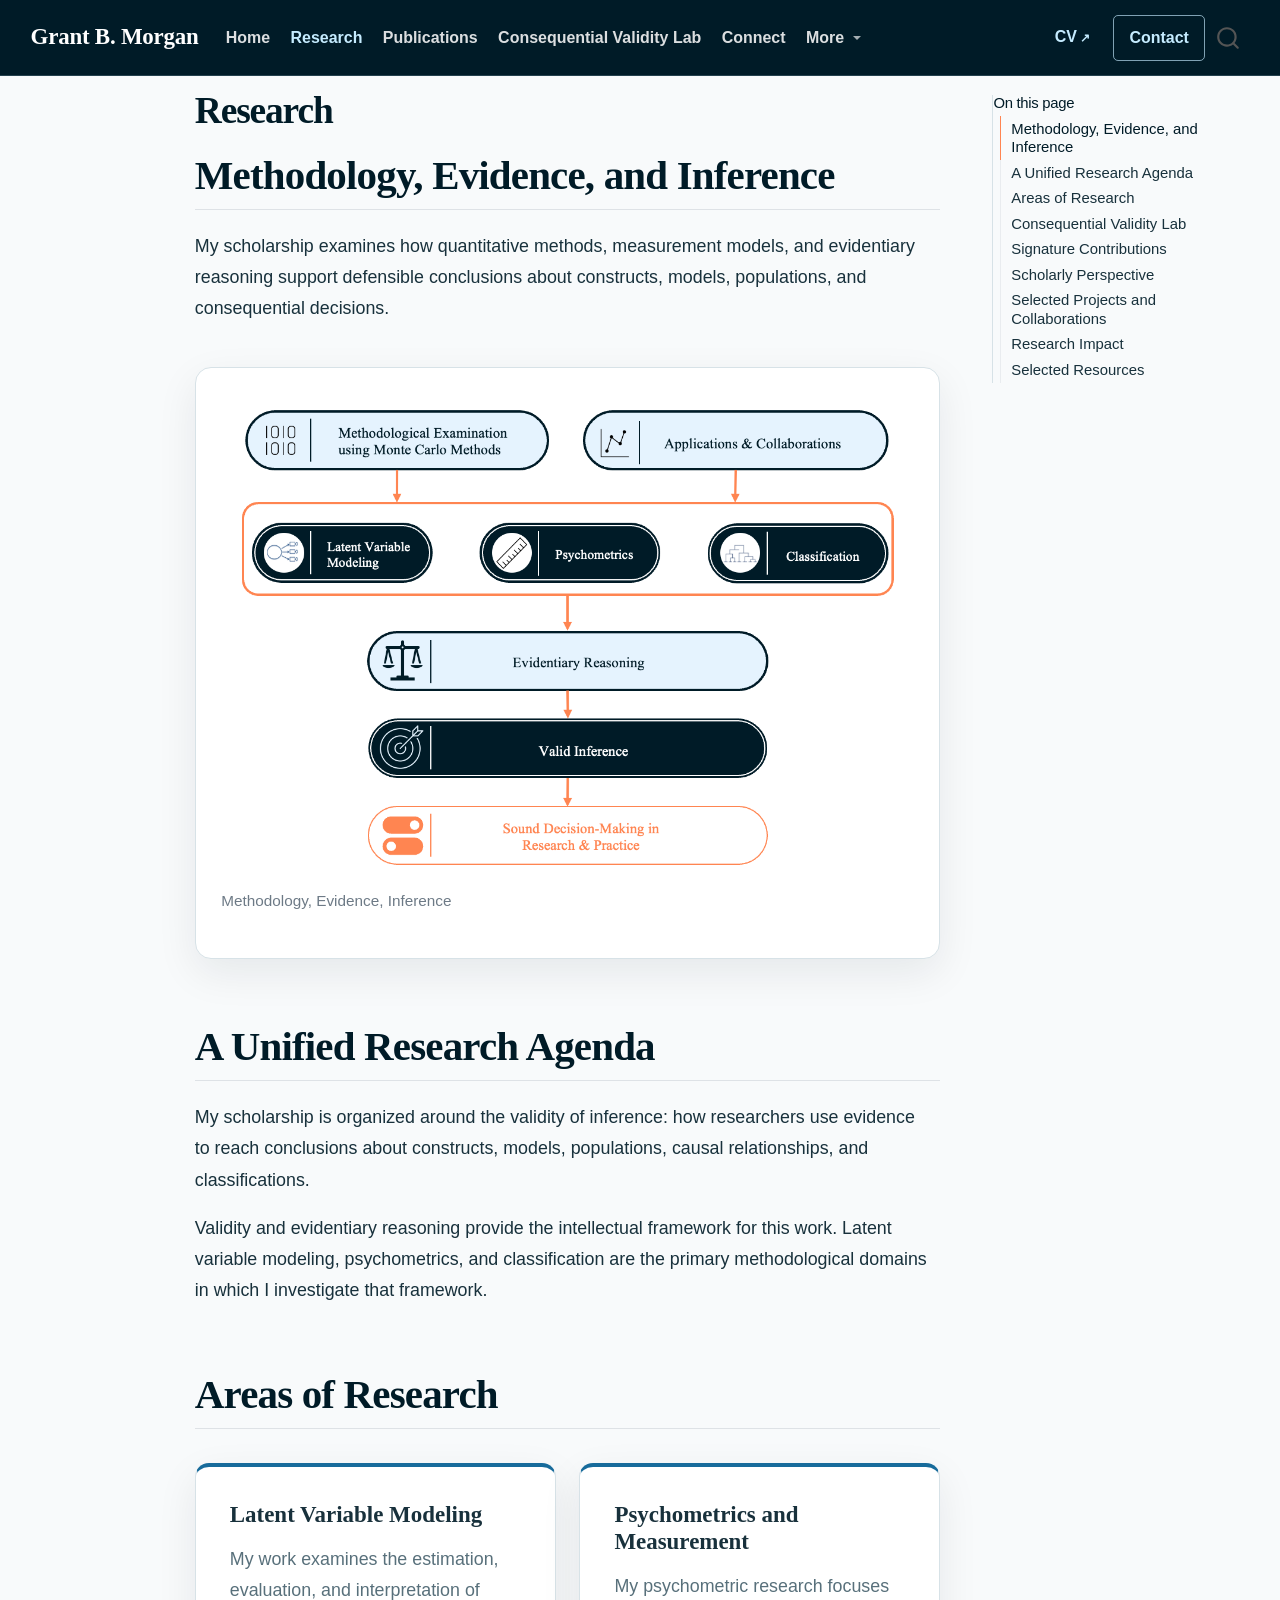
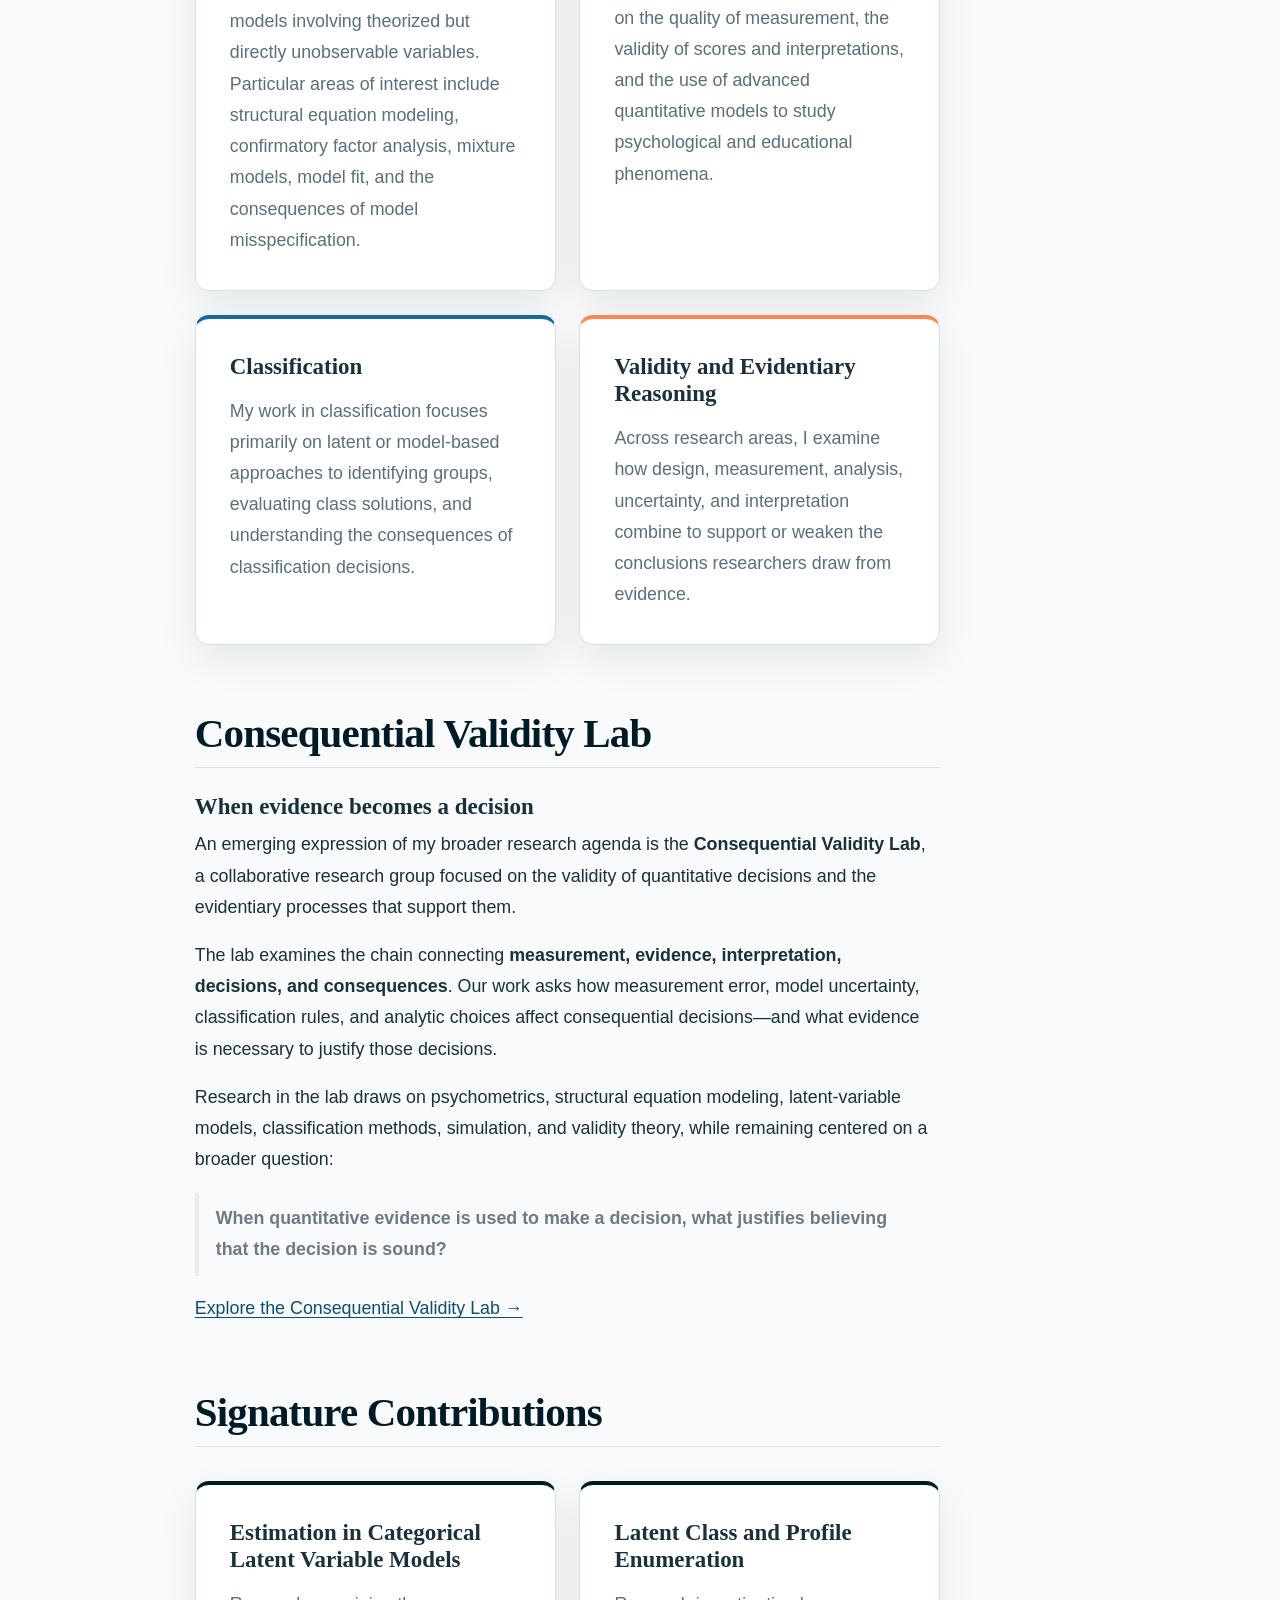
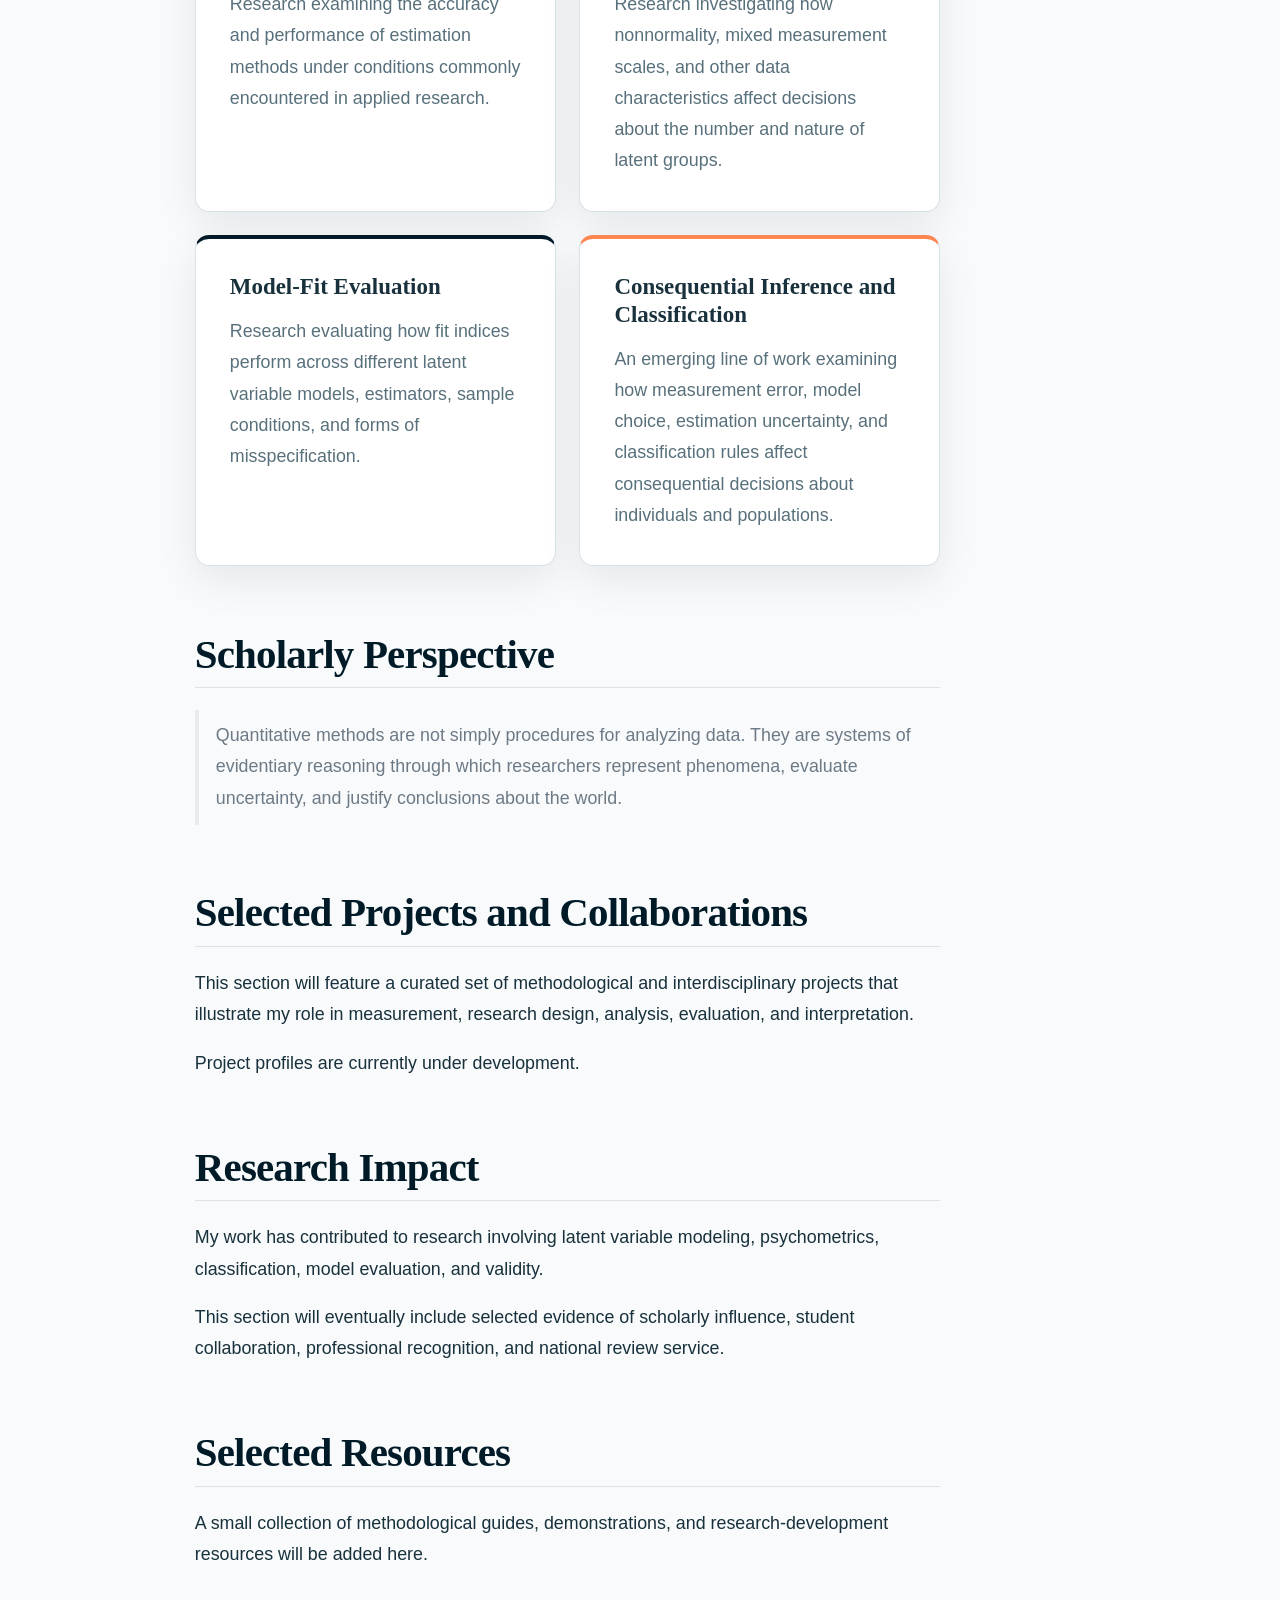
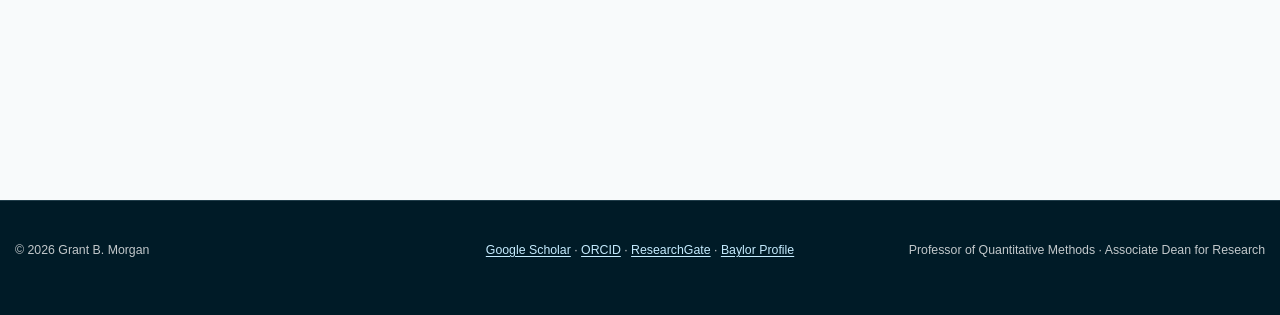
<file: docs/research.html>
<!DOCTYPE html>
<html xmlns="http://www.w3.org/1999/xhtml" lang="en" xml:lang="en"><head>

<meta charset="utf-8">
<meta name="generator" content="quarto-1.9.38">

<meta name="viewport" content="width=device-width, initial-scale=1.0, user-scalable=yes">


<title>Research – Grant B. Morgan</title>
<style>
/* Default styles provided by pandoc.
** See https://pandoc.org/MANUAL.html#variables-for-html for config info.
*/
code{white-space: pre-wrap;}
span.smallcaps{font-variant: small-caps;}
div.columns{display: flex; gap: min(4vw, 1.5em);}
div.column{flex: auto; overflow-x: auto;}
div.hanging-indent{margin-left: 1.5em; text-indent: -1.5em;}
ul.task-list{list-style: none;}
ul.task-list li input[type="checkbox"] {
  width: 0.8em;
  margin: 0 0.8em 0.2em -1em; /* quarto-specific, see https://github.com/quarto-dev/quarto-cli/issues/4556 */ 
  vertical-align: middle;
}
</style>


<script src="site_libs/quarto-nav/quarto-nav.js"></script>
<script src="site_libs/quarto-nav/headroom.min.js"></script>
<script src="site_libs/clipboard/clipboard.min.js"></script>
<script src="site_libs/quarto-search/autocomplete.umd.js"></script>
<script src="site_libs/quarto-search/fuse.min.js"></script>
<script src="site_libs/quarto-search/quarto-search.js"></script>
<meta name="quarto:offset" content="./">
<script src="site_libs/quarto-html/quarto.js" type="module"></script>
<script src="site_libs/quarto-html/tabsets/tabsets.js" type="module"></script>
<script src="site_libs/quarto-html/popper.min.js"></script>
<script src="site_libs/quarto-html/tippy.umd.min.js"></script>
<script src="site_libs/quarto-html/anchor.min.js"></script>
<link href="site_libs/quarto-html/tippy.css" rel="stylesheet">
<link href="site_libs/quarto-html/quarto-syntax-highlighting-15634bcf2e68342d4ad2dfa704d543f6.css" rel="stylesheet" id="quarto-text-highlighting-styles">
<script src="site_libs/bootstrap/bootstrap.min.js"></script>
<link href="site_libs/bootstrap/bootstrap-icons.css" rel="stylesheet">
<link href="site_libs/bootstrap/bootstrap-158031087360bce0ff56dc785ce39e06.min.css" rel="stylesheet" append-hash="true" id="quarto-bootstrap" data-mode="light">
<script id="quarto-search-options" type="application/json">{
  "location": "navbar",
  "copy-button": false,
  "collapse-after": 3,
  "panel-placement": "end",
  "type": "overlay",
  "limit": 50,
  "keyboard-shortcut": [
    "f",
    "/",
    "s"
  ],
  "show-item-context": false,
  "language": {
    "search-no-results-text": "No results",
    "search-matching-documents-text": "matching documents",
    "search-copy-link-title": "Copy link to search",
    "search-hide-matches-text": "Hide additional matches",
    "search-more-match-text": "more match in this document",
    "search-more-matches-text": "more matches in this document",
    "search-clear-button-title": "Clear",
    "search-text-placeholder": "",
    "search-detached-cancel-button-title": "Cancel",
    "search-submit-button-title": "Submit",
    "search-label": "Search"
  }
}</script>


<link rel="stylesheet" href="styles.css">
</head>

<body class="nav-fixed quarto-light">

<div id="quarto-search-results"></div>
  <header id="quarto-header" class="headroom fixed-top">
    <nav class="navbar navbar-expand-lg " data-bs-theme="dark">
      <div class="navbar-container container-fluid">
      <div class="navbar-brand-container mx-auto">
    <a class="navbar-brand" href="./index.html">
    <span class="navbar-title">Grant B. Morgan</span>
    </a>
  </div>
            <div id="quarto-search" class="" title="Search"></div>
          <button class="navbar-toggler" type="button" data-bs-toggle="collapse" data-bs-target="#navbarCollapse" aria-controls="navbarCollapse" role="menu" aria-expanded="false" aria-label="Toggle navigation" onclick="if (window.quartoToggleHeadroom) { window.quartoToggleHeadroom(); }">
  <span class="navbar-toggler-icon"></span>
</button>
          <div class="collapse navbar-collapse" id="navbarCollapse">
            <ul class="navbar-nav navbar-nav-scroll me-auto">
  <li class="nav-item">
    <a class="nav-link" href="./index.html"> 
<span class="menu-text">Home</span></a>
  </li>  
  <li class="nav-item">
    <a class="nav-link active" href="./research.html" aria-current="page"> 
<span class="menu-text">Research</span></a>
  </li>  
  <li class="nav-item">
    <a class="nav-link" href="./publications.html"> 
<span class="menu-text">Publications</span></a>
  </li>  
  <li class="nav-item">
    <a class="nav-link" href="./consequential-validity-lab.html"> 
<span class="menu-text">Consequential Validity Lab</span></a>
  </li>  
  <li class="nav-item">
    <a class="nav-link" href="./engagement.html"> 
<span class="menu-text">Connect</span></a>
  </li>  
  <li class="nav-item dropdown ">
    <a class="nav-link dropdown-toggle" href="#" id="nav-menu-more" role="link" data-bs-toggle="dropdown" aria-expanded="false">
 <span class="menu-text">More</span>
    </a>
    <ul class="dropdown-menu" aria-labelledby="nav-menu-more">    
        <li>
    <a class="dropdown-item" href="./teaching.html">
 <span class="dropdown-text">Teaching &amp; Mentoring</span></a>
  </li>  
        <li>
    <a class="dropdown-item" href="./leadership.html">
 <span class="dropdown-text">Leadership</span></a>
  </li>  
        <li>
    <a class="dropdown-item" href="./resources.html">
 <span class="dropdown-text">Resources</span></a>
  </li>  
        <li>
    <a class="dropdown-item" href="./about.html">
 <span class="dropdown-text">About</span></a>
  </li>  
    </ul>
  </li>
</ul>
            <ul class="navbar-nav navbar-nav-scroll ms-auto">
  <li class="nav-item">
    <a class="nav-link" href="./assets/documents/grant-morgan-cv.pdf" target="_blank"> 
<span class="menu-text">CV</span></a>
  </li>  
  <li class="nav-item">
    <a class="nav-link" href="./contact.html"> 
<span class="menu-text">Contact</span></a>
  </li>  
</ul>
          </div> <!-- /navcollapse -->
            <div class="quarto-navbar-tools">
</div>
      </div> <!-- /container-fluid -->
    </nav>
</header>
<!-- content -->
<div id="quarto-content" class="quarto-container page-columns page-rows-contents page-layout-article page-navbar">
<!-- sidebar -->
<!-- margin-sidebar -->
    <div id="quarto-margin-sidebar" class="sidebar margin-sidebar">
        <nav id="TOC" role="doc-toc" class="toc-active">
    <h2 id="toc-title">On this page</h2>
   
  <ul>
  <li><a href="#methodology-evidence-and-inference" id="toc-methodology-evidence-and-inference" class="nav-link active" data-scroll-target="#methodology-evidence-and-inference">Methodology, Evidence, and Inference</a></li>
  <li><a href="#a-unified-research-agenda" id="toc-a-unified-research-agenda" class="nav-link" data-scroll-target="#a-unified-research-agenda">A Unified Research Agenda</a></li>
  <li><a href="#areas-of-research" id="toc-areas-of-research" class="nav-link" data-scroll-target="#areas-of-research">Areas of Research</a></li>
  <li><a href="#consequential-validity-lab" id="toc-consequential-validity-lab" class="nav-link" data-scroll-target="#consequential-validity-lab">Consequential Validity Lab</a>
  <ul class="collapse">
  <li><a href="#when-evidence-becomes-a-decision" id="toc-when-evidence-becomes-a-decision" class="nav-link" data-scroll-target="#when-evidence-becomes-a-decision">When evidence becomes a decision</a></li>
  </ul></li>
  <li><a href="#signature-contributions" id="toc-signature-contributions" class="nav-link" data-scroll-target="#signature-contributions">Signature Contributions</a></li>
  <li><a href="#scholarly-perspective" id="toc-scholarly-perspective" class="nav-link" data-scroll-target="#scholarly-perspective">Scholarly Perspective</a></li>
  <li><a href="#selected-projects-and-collaborations" id="toc-selected-projects-and-collaborations" class="nav-link" data-scroll-target="#selected-projects-and-collaborations">Selected Projects and Collaborations</a></li>
  <li><a href="#research-impact" id="toc-research-impact" class="nav-link" data-scroll-target="#research-impact">Research Impact</a></li>
  <li><a href="#selected-resources" id="toc-selected-resources" class="nav-link" data-scroll-target="#selected-resources">Selected Resources</a></li>
  </ul>
</nav>
    </div>
<!-- main -->
<main class="content" id="quarto-document-content">

<header id="title-block-header" class="quarto-title-block default">
<div class="quarto-title">
<h1 class="title">Research</h1>
</div>



<div class="quarto-title-meta">

    
  
    
  </div>
  


</header>


<section id="methodology-evidence-and-inference" class="level2">
<h2 class="anchored" data-anchor-id="methodology-evidence-and-inference">Methodology, Evidence, and Inference</h2>
<p>My scholarship examines how quantitative methods, measurement models, and evidentiary reasoning support defensible conclusions about constructs, models, populations, and consequential decisions.</p>
<div class="research-visual">
<div class="quarto-figure quarto-figure-center">
<figure class="figure">
<p><img src="assets/images/research-agenda-new.png" class="research-agenda-image img-fluid figure-img"></p>
<figcaption>Methodology, Evidence, Inference</figcaption>
</figure>
</div>
</div>
</section>
<section id="a-unified-research-agenda" class="level2">
<h2 class="anchored" data-anchor-id="a-unified-research-agenda">A Unified Research Agenda</h2>
<p>My scholarship is organized around the validity of inference: how researchers use evidence to reach conclusions about constructs, models, populations, causal relationships, and classifications.</p>
<p>Validity and evidentiary reasoning provide the intellectual framework for this work. Latent variable modeling, psychometrics, and classification are the primary methodological domains in which I investigate that framework.</p>
</section>
<section id="areas-of-research" class="level2">
<h2 class="anchored" data-anchor-id="areas-of-research">Areas of Research</h2>
<div class="research-grid">
<section id="latent-variable-modeling" class="level3 research-card">
<h3 class="anchored" data-anchor-id="latent-variable-modeling">Latent Variable Modeling</h3>
<p>My work examines the estimation, evaluation, and interpretation of models involving theorized but directly unobservable variables.</p>
<p>Particular areas of interest include structural equation modeling, confirmatory factor analysis, mixture models, model fit, and the consequences of model misspecification.</p>
</section>
<section id="psychometrics-and-measurement" class="level3 research-card">
<h3 class="anchored" data-anchor-id="psychometrics-and-measurement">Psychometrics and Measurement</h3>
<p>My psychometric research focuses on the quality of measurement, the validity of scores and interpretations, and the use of advanced quantitative models to study psychological and educational phenomena.</p>
</section>
<section id="classification" class="level3 research-card">
<h3 class="anchored" data-anchor-id="classification">Classification</h3>
<p>My work in classification focuses primarily on latent or model-based approaches to identifying groups, evaluating class solutions, and understanding the consequences of classification decisions.</p>
</section>
<section id="validity-and-evidentiary-reasoning" class="level3 research-card">
<h3 class="anchored" data-anchor-id="validity-and-evidentiary-reasoning">Validity and Evidentiary Reasoning</h3>
<p>Across research areas, I examine how design, measurement, analysis, uncertainty, and interpretation combine to support or weaken the conclusions researchers draw from evidence.</p>
</section>
</div>
</section>
<section id="consequential-validity-lab" class="level2">
<h2 class="anchored" data-anchor-id="consequential-validity-lab">Consequential Validity Lab</h2>
<section id="when-evidence-becomes-a-decision" class="level3">
<h3 class="anchored" data-anchor-id="when-evidence-becomes-a-decision">When evidence becomes a decision</h3>
<p>An emerging expression of my broader research agenda is the <strong>Consequential Validity Lab</strong>, a collaborative research group focused on the validity of quantitative decisions and the evidentiary processes that support them.</p>
<p>The lab examines the chain connecting <strong>measurement, evidence, interpretation, decisions, and consequences</strong>. Our work asks how measurement error, model uncertainty, classification rules, and analytic choices affect consequential decisions—and what evidence is necessary to justify those decisions.</p>
<p>Research in the lab draws on psychometrics, structural equation modeling, latent-variable models, classification methods, simulation, and validity theory, while remaining centered on a broader question:</p>
<blockquote class="blockquote">
<p><strong>When quantitative evidence is used to make a decision, what justifies believing that the decision is sound?</strong></p>
</blockquote>
<p><a href="./consequential-validity-lab.html">Explore the Consequential Validity Lab →</a></p>
</section>
</section>
<section id="signature-contributions" class="level2">
<h2 class="anchored" data-anchor-id="signature-contributions">Signature Contributions</h2>
<div class="contribution-grid">
<section id="estimation-in-categorical-latent-variable-models" class="level3 contribution-card">
<h3 class="anchored" data-anchor-id="estimation-in-categorical-latent-variable-models">Estimation in Categorical Latent Variable Models</h3>
<p>Research examining the accuracy and performance of estimation methods under conditions commonly encountered in applied research.</p>
</section>
<section id="latent-class-and-profile-enumeration" class="level3 contribution-card">
<h3 class="anchored" data-anchor-id="latent-class-and-profile-enumeration">Latent Class and Profile Enumeration</h3>
<p>Research investigating how nonnormality, mixed measurement scales, and other data characteristics affect decisions about the number and nature of latent groups.</p>
</section>
<section id="model-fit-evaluation" class="level3 contribution-card">
<h3 class="anchored" data-anchor-id="model-fit-evaluation">Model-Fit Evaluation</h3>
<p>Research evaluating how fit indices perform across different latent variable models, estimators, sample conditions, and forms of misspecification.</p>
</section>
<section id="consequential-inference-and-classification" class="level3 contribution-card">
<h3 class="anchored" data-anchor-id="consequential-inference-and-classification">Consequential Inference and Classification</h3>
<p>An emerging line of work examining how measurement error, model choice, estimation uncertainty, and classification rules affect consequential decisions about individuals and populations.</p>
</section>
</div>
</section>
<section id="scholarly-perspective" class="level2">
<h2 class="anchored" data-anchor-id="scholarly-perspective">Scholarly Perspective</h2>
<blockquote class="blockquote">
<p>Quantitative methods are not simply procedures for analyzing data. They are systems of evidentiary reasoning through which researchers represent phenomena, evaluate uncertainty, and justify conclusions about the world.</p>
</blockquote>
</section>
<section id="selected-projects-and-collaborations" class="level2">
<h2 class="anchored" data-anchor-id="selected-projects-and-collaborations">Selected Projects and Collaborations</h2>
<p>This section will feature a curated set of methodological and interdisciplinary projects that illustrate my role in measurement, research design, analysis, evaluation, and interpretation.</p>
<p>Project profiles are currently under development.</p>
</section>
<section id="research-impact" class="level2">
<h2 class="anchored" data-anchor-id="research-impact">Research Impact</h2>
<p>My work has contributed to research involving latent variable modeling, psychometrics, classification, model evaluation, and validity.</p>
<p>This section will eventually include selected evidence of scholarly influence, student collaboration, professional recognition, and national review service.</p>
</section>
<section id="selected-resources" class="level2">
<h2 class="anchored" data-anchor-id="selected-resources">Selected Resources</h2>
<p>A small collection of methodological guides, demonstrations, and research-development resources will be added here.</p>


</section>

</main> <!-- /main -->
<script id="quarto-html-after-body" type="application/javascript">
  window.document.addEventListener("DOMContentLoaded", function (event) {
    const icon = "";
    const anchorJS = new window.AnchorJS();
    anchorJS.options = {
      placement: 'right',
      icon: icon
    };
    anchorJS.add('.anchored');
    const isCodeAnnotation = (el) => {
      for (const clz of el.classList) {
        if (clz.startsWith('code-annotation-')) {                     
          return true;
        }
      }
      return false;
    }
    const onCopySuccess = function(e) {
      // button target
      const button = e.trigger;
      // don't keep focus
      button.blur();
      // flash "checked"
      button.classList.add('code-copy-button-checked');
      var currentTitle = button.getAttribute("title");
      button.setAttribute("title", "Copied!");
      let tooltip;
      if (window.bootstrap) {
        button.setAttribute("data-bs-toggle", "tooltip");
        button.setAttribute("data-bs-placement", "left");
        button.setAttribute("data-bs-title", "Copied!");
        tooltip = new bootstrap.Tooltip(button, 
          { trigger: "manual", 
            customClass: "code-copy-button-tooltip",
            offset: [0, -8]});
        tooltip.show();    
      }
      setTimeout(function() {
        if (tooltip) {
          tooltip.hide();
          button.removeAttribute("data-bs-title");
          button.removeAttribute("data-bs-toggle");
          button.removeAttribute("data-bs-placement");
        }
        button.setAttribute("title", currentTitle);
        button.classList.remove('code-copy-button-checked');
      }, 1000);
      // clear code selection
      e.clearSelection();
    }
    const getTextToCopy = function(trigger) {
      const outerScaffold = trigger.parentElement.cloneNode(true);
      const codeEl = outerScaffold.querySelector('code');
      for (const childEl of codeEl.children) {
        if (isCodeAnnotation(childEl)) {
          childEl.remove();
        }
      }
      return codeEl.innerText;
    }
    const clipboard = new window.ClipboardJS('.code-copy-button:not([data-in-quarto-modal])', {
      text: getTextToCopy
    });
    clipboard.on('success', onCopySuccess);
    if (window.document.getElementById('quarto-embedded-source-code-modal')) {
      const clipboardModal = new window.ClipboardJS('.code-copy-button[data-in-quarto-modal]', {
        text: getTextToCopy,
        container: window.document.getElementById('quarto-embedded-source-code-modal')
      });
      clipboardModal.on('success', onCopySuccess);
    }
      var localhostRegex = new RegExp(/^(?:http|https):\/\/localhost\:?[0-9]*\//);
      var mailtoRegex = new RegExp(/^mailto:/);
        var filterRegex = new RegExp('/' + window.location.host + '/');
      var isInternal = (href) => {
          return filterRegex.test(href) || localhostRegex.test(href) || mailtoRegex.test(href);
      }
      // Inspect non-navigation links and adorn them if external
     var links = window.document.querySelectorAll('a[href]:not(.nav-link):not(.navbar-brand):not(.toc-action):not(.sidebar-link):not(.sidebar-item-toggle):not(.pagination-link):not(.no-external):not([aria-hidden]):not(.dropdown-item):not(.quarto-navigation-tool):not(.about-link)');
      for (var i=0; i<links.length; i++) {
        const link = links[i];
        if (!isInternal(link.href)) {
          // undo the damage that might have been done by quarto-nav.js in the case of
          // links that we want to consider external
          if (link.dataset.originalHref !== undefined) {
            link.href = link.dataset.originalHref;
          }
        }
      }
    function tippyHover(el, contentFn, onTriggerFn, onUntriggerFn) {
      const config = {
        allowHTML: true,
        maxWidth: 500,
        delay: 100,
        arrow: false,
        appendTo: function(el) {
            return el.parentElement;
        },
        interactive: true,
        interactiveBorder: 10,
        theme: 'quarto',
        placement: 'bottom-start',
      };
      if (contentFn) {
        config.content = contentFn;
      }
      if (onTriggerFn) {
        config.onTrigger = onTriggerFn;
      }
      if (onUntriggerFn) {
        config.onUntrigger = onUntriggerFn;
      }
      window.tippy(el, config); 
    }
    const noterefs = window.document.querySelectorAll('a[role="doc-noteref"]');
    for (var i=0; i<noterefs.length; i++) {
      const ref = noterefs[i];
      tippyHover(ref, function() {
        // use id or data attribute instead here
        let href = ref.getAttribute('data-footnote-href') || ref.getAttribute('href');
        try { href = new URL(href).hash; } catch {}
        const id = href.replace(/^#\/?/, "");
        const note = window.document.getElementById(id);
        if (note) {
          return note.innerHTML;
        } else {
          return "";
        }
      });
    }
    const xrefs = window.document.querySelectorAll('a.quarto-xref');
    const processXRef = (id, note) => {
      // Strip column container classes
      const stripColumnClz = (el) => {
        el.classList.remove("page-full", "page-columns");
        if (el.children) {
          for (const child of el.children) {
            stripColumnClz(child);
          }
        }
      }
      stripColumnClz(note)
      if (id === null || id.startsWith('sec-')) {
        // Special case sections, only their first couple elements
        const container = document.createElement("div");
        if (note.children && note.children.length > 2) {
          container.appendChild(note.children[0].cloneNode(true));
          for (let i = 1; i < note.children.length; i++) {
            const child = note.children[i];
            if (child.tagName === "P" && child.innerText === "") {
              continue;
            } else {
              container.appendChild(child.cloneNode(true));
              break;
            }
          }
          if (window.Quarto?.typesetMath) {
            window.Quarto.typesetMath(container);
          }
          return container.innerHTML
        } else {
          if (window.Quarto?.typesetMath) {
            window.Quarto.typesetMath(note);
          }
          return note.innerHTML;
        }
      } else {
        // Remove any anchor links if they are present
        const anchorLink = note.querySelector('a.anchorjs-link');
        if (anchorLink) {
          anchorLink.remove();
        }
        if (window.Quarto?.typesetMath) {
          window.Quarto.typesetMath(note);
        }
        if (note.classList.contains("callout")) {
          return note.outerHTML;
        } else {
          return note.innerHTML;
        }
      }
    }
    for (var i=0; i<xrefs.length; i++) {
      const xref = xrefs[i];
      tippyHover(xref, undefined, function(instance) {
        instance.disable();
        let url = xref.getAttribute('href');
        let hash = undefined; 
        if (url.startsWith('#')) {
          hash = url;
        } else {
          try { hash = new URL(url).hash; } catch {}
        }
        if (hash) {
          const id = hash.replace(/^#\/?/, "");
          const note = window.document.getElementById(id);
          if (note !== null) {
            try {
              const html = processXRef(id, note.cloneNode(true));
              instance.setContent(html);
            } finally {
              instance.enable();
              instance.show();
            }
          } else {
            // See if we can fetch this
            fetch(url.split('#')[0])
            .then(res => res.text())
            .then(html => {
              const parser = new DOMParser();
              const htmlDoc = parser.parseFromString(html, "text/html");
              const note = htmlDoc.getElementById(id);
              if (note !== null) {
                const html = processXRef(id, note);
                instance.setContent(html);
              } 
            }).finally(() => {
              instance.enable();
              instance.show();
            });
          }
        } else {
          // See if we can fetch a full url (with no hash to target)
          // This is a special case and we should probably do some content thinning / targeting
          fetch(url)
          .then(res => res.text())
          .then(html => {
            const parser = new DOMParser();
            const htmlDoc = parser.parseFromString(html, "text/html");
            const note = htmlDoc.querySelector('main.content');
            if (note !== null) {
              // This should only happen for chapter cross references
              // (since there is no id in the URL)
              // remove the first header
              if (note.children.length > 0 && note.children[0].tagName === "HEADER") {
                note.children[0].remove();
              }
              const html = processXRef(null, note);
              instance.setContent(html);
            } 
          }).finally(() => {
            instance.enable();
            instance.show();
          });
        }
      }, function(instance) {
      });
    }
        let selectedAnnoteEl;
        const selectorForAnnotation = ( cell, annotation) => {
          let cellAttr = 'data-code-cell="' + cell + '"';
          let lineAttr = 'data-code-annotation="' +  annotation + '"';
          const selector = 'span[' + cellAttr + '][' + lineAttr + ']';
          return selector;
        }
        const selectCodeLines = (annoteEl) => {
          const doc = window.document;
          const targetCell = annoteEl.getAttribute("data-target-cell");
          const targetAnnotation = annoteEl.getAttribute("data-target-annotation");
          const annoteSpan = window.document.querySelector(selectorForAnnotation(targetCell, targetAnnotation));
          const lines = annoteSpan.getAttribute("data-code-lines").split(",");
          const lineIds = lines.map((line) => {
            return targetCell + "-" + line;
          })
          let top = null;
          let height = null;
          let parent = null;
          if (lineIds.length > 0) {
              //compute the position of the single el (top and bottom and make a div)
              const el = window.document.getElementById(lineIds[0]);
              top = el.offsetTop;
              height = el.offsetHeight;
              parent = el.parentElement.parentElement;
            if (lineIds.length > 1) {
              const lastEl = window.document.getElementById(lineIds[lineIds.length - 1]);
              const bottom = lastEl.offsetTop + lastEl.offsetHeight;
              height = bottom - top;
            }
            if (top !== null && height !== null && parent !== null) {
              // cook up a div (if necessary) and position it 
              let div = window.document.getElementById("code-annotation-line-highlight");
              if (div === null) {
                div = window.document.createElement("div");
                div.setAttribute("id", "code-annotation-line-highlight");
                div.style.position = 'absolute';
                parent.appendChild(div);
              }
              div.style.top = top - 2 + "px";
              div.style.height = height + 4 + "px";
              div.style.left = 0;
              let gutterDiv = window.document.getElementById("code-annotation-line-highlight-gutter");
              if (gutterDiv === null) {
                gutterDiv = window.document.createElement("div");
                gutterDiv.setAttribute("id", "code-annotation-line-highlight-gutter");
                gutterDiv.style.position = 'absolute';
                const codeCell = window.document.getElementById(targetCell);
                const gutter = codeCell.querySelector('.code-annotation-gutter');
                gutter.appendChild(gutterDiv);
              }
              gutterDiv.style.top = top - 2 + "px";
              gutterDiv.style.height = height + 4 + "px";
            }
            selectedAnnoteEl = annoteEl;
          }
        };
        const unselectCodeLines = () => {
          const elementsIds = ["code-annotation-line-highlight", "code-annotation-line-highlight-gutter"];
          elementsIds.forEach((elId) => {
            const div = window.document.getElementById(elId);
            if (div) {
              div.remove();
            }
          });
          selectedAnnoteEl = undefined;
        };
          // Handle positioning of the toggle
      window.addEventListener(
        "resize",
        throttle(() => {
          elRect = undefined;
          if (selectedAnnoteEl) {
            selectCodeLines(selectedAnnoteEl);
          }
        }, 10)
      );
      function throttle(fn, ms) {
      let throttle = false;
      let timer;
        return (...args) => {
          if(!throttle) { // first call gets through
              fn.apply(this, args);
              throttle = true;
          } else { // all the others get throttled
              if(timer) clearTimeout(timer); // cancel #2
              timer = setTimeout(() => {
                fn.apply(this, args);
                timer = throttle = false;
              }, ms);
          }
        };
      }
        // Attach click handler to the DT
        const annoteDls = window.document.querySelectorAll('dt[data-target-cell]');
        for (const annoteDlNode of annoteDls) {
          annoteDlNode.addEventListener('click', (event) => {
            const clickedEl = event.target;
            if (clickedEl !== selectedAnnoteEl) {
              unselectCodeLines();
              const activeEl = window.document.querySelector('dt[data-target-cell].code-annotation-active');
              if (activeEl) {
                activeEl.classList.remove('code-annotation-active');
              }
              selectCodeLines(clickedEl);
              clickedEl.classList.add('code-annotation-active');
            } else {
              // Unselect the line
              unselectCodeLines();
              clickedEl.classList.remove('code-annotation-active');
            }
          });
        }
    const findCites = (el) => {
      const parentEl = el.parentElement;
      if (parentEl) {
        const cites = parentEl.dataset.cites;
        if (cites) {
          return {
            el,
            cites: cites.split(' ')
          };
        } else {
          return findCites(el.parentElement)
        }
      } else {
        return undefined;
      }
    };
    var bibliorefs = window.document.querySelectorAll('a[role="doc-biblioref"]');
    for (var i=0; i<bibliorefs.length; i++) {
      const ref = bibliorefs[i];
      const citeInfo = findCites(ref);
      if (citeInfo) {
        tippyHover(citeInfo.el, function() {
          var popup = window.document.createElement('div');
          citeInfo.cites.forEach(function(cite) {
            var citeDiv = window.document.createElement('div');
            citeDiv.classList.add('hanging-indent');
            citeDiv.classList.add('csl-entry');
            var biblioDiv = window.document.getElementById('ref-' + cite);
            if (biblioDiv) {
              citeDiv.innerHTML = biblioDiv.innerHTML;
            }
            popup.appendChild(citeDiv);
          });
          return popup.innerHTML;
        });
      }
    }
  });
  </script>
</div> <!-- /content -->
<footer class="footer">
  <div class="nav-footer">
    <div class="nav-footer-left">
<p>© 2026 Grant B. Morgan</p>
</div>   
    <div class="nav-footer-center">
<p><a href="https://scholar.google.com/citations?user=4su2ni8AAAAJ&amp;hl=en">Google Scholar</a> · <a href="https://orcid.org/0000-0002-3077-4643">ORCID</a> · <a href="https://www.researchgate.net/profile/Grant-Morgan-4">ResearchGate</a> · <a href="https://edp.soe.baylor.edu/grant-morgan">Baylor Profile</a></p>
</div>
    <div class="nav-footer-right">
<p>Professor of Quantitative Methods · Associate Dean for Research</p>
</div>
  </div>
</footer>




</body></html>
</file>
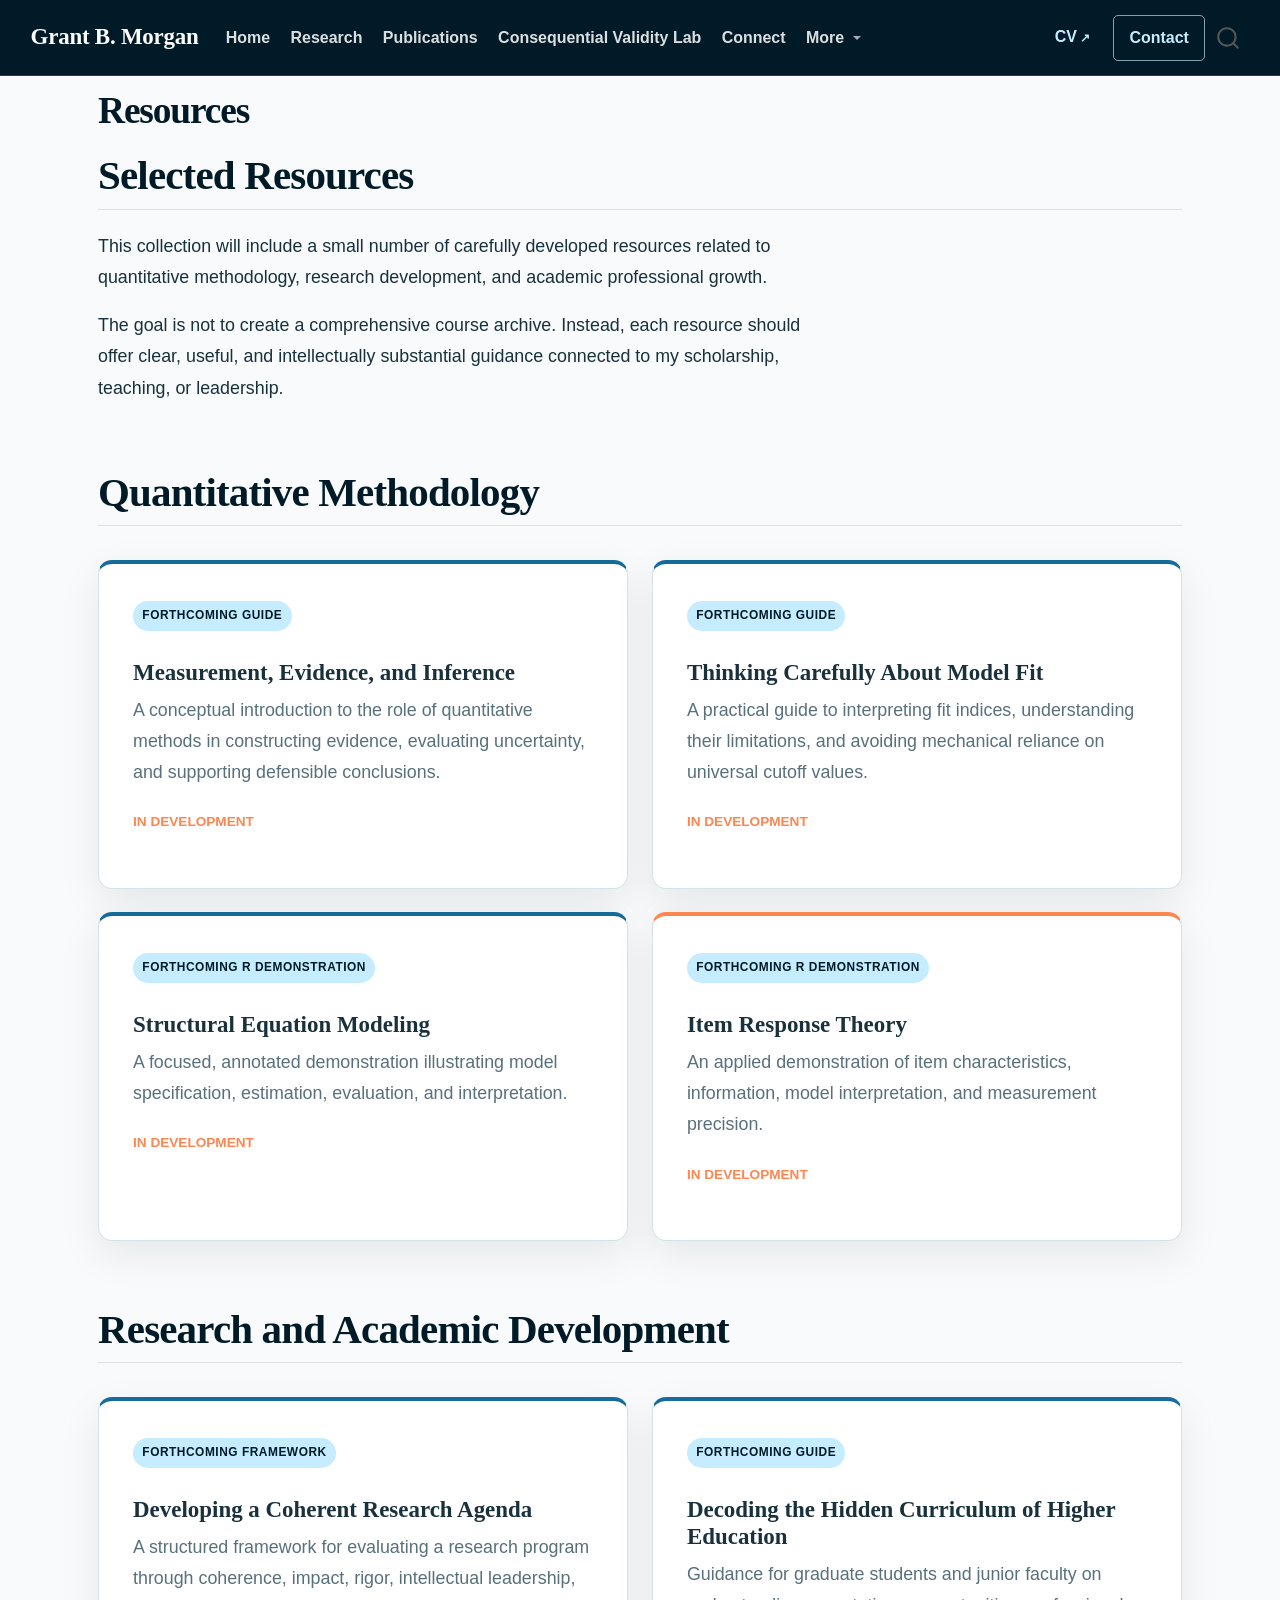
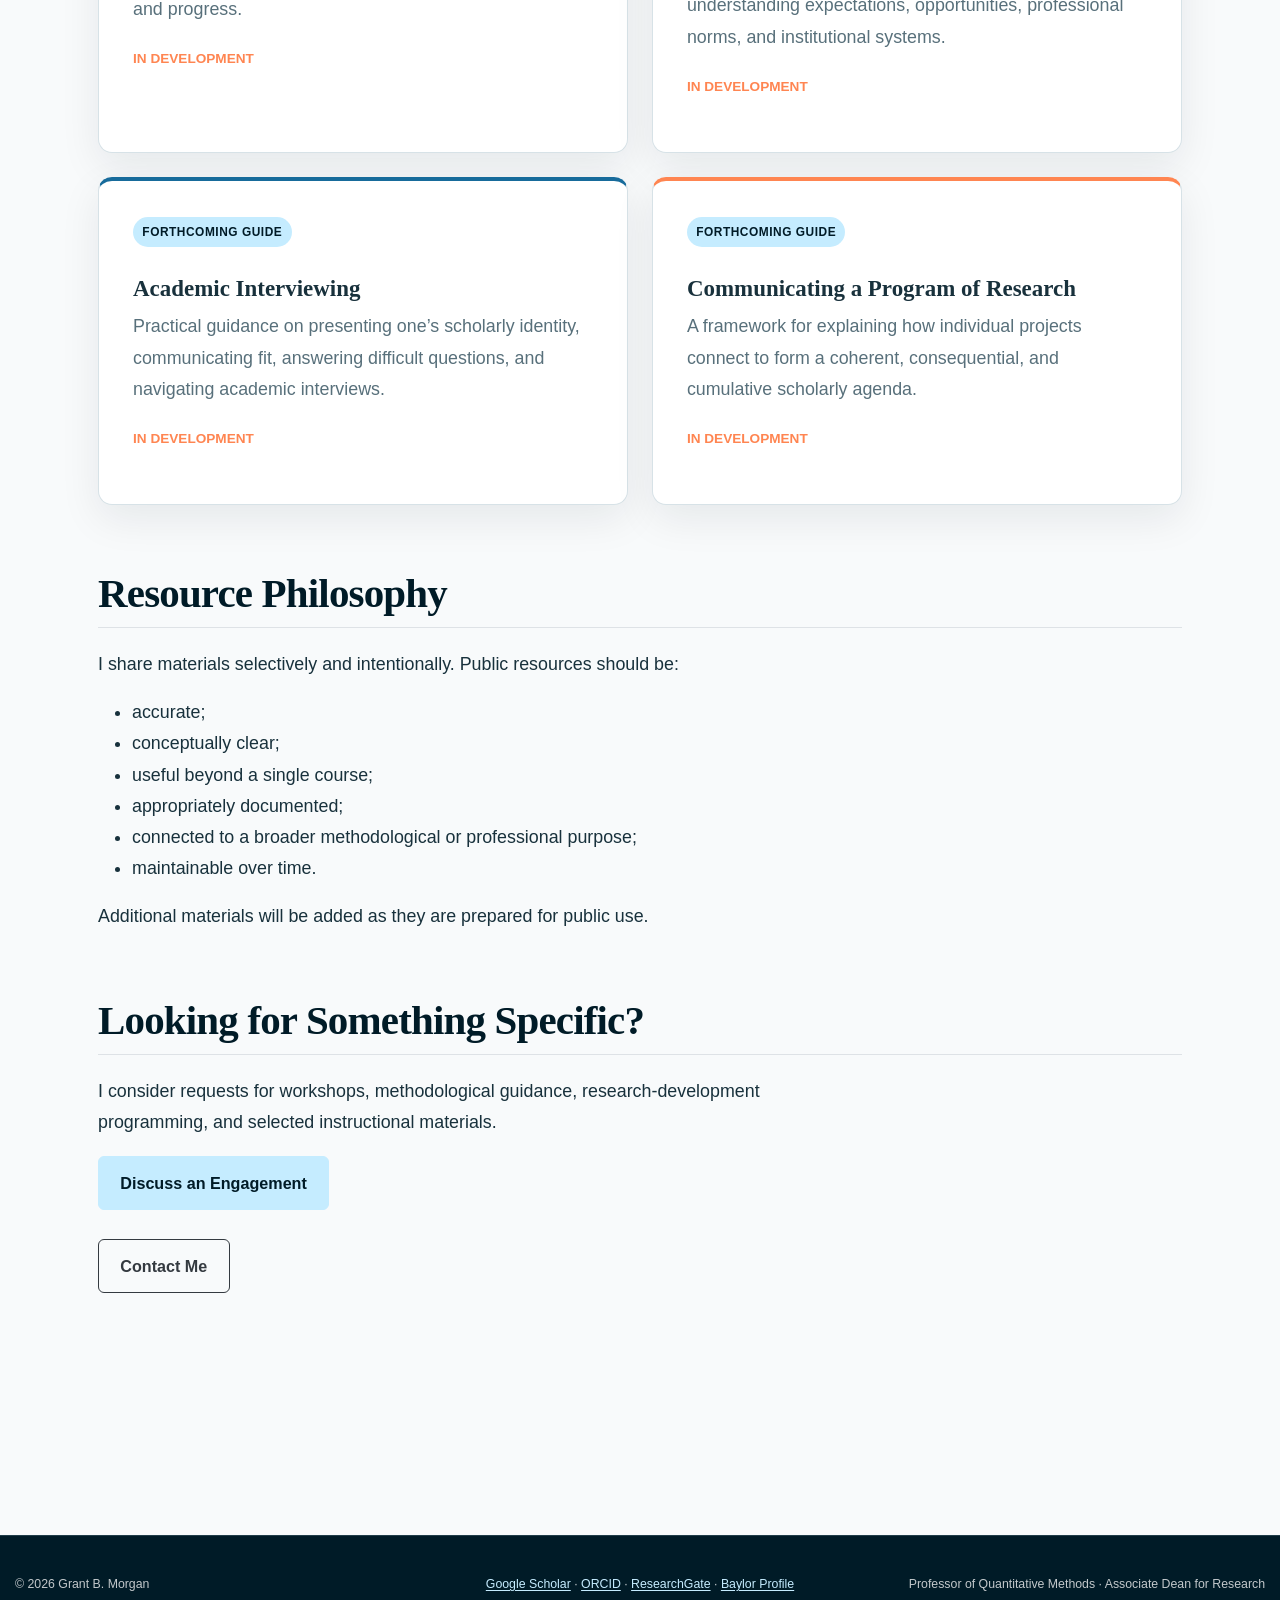
<file: docs/resources.html>
<!DOCTYPE html>
<html xmlns="http://www.w3.org/1999/xhtml" lang="en" xml:lang="en"><head>

<meta charset="utf-8">
<meta name="generator" content="quarto-1.9.38">

<meta name="viewport" content="width=device-width, initial-scale=1.0, user-scalable=yes">


<title>Resources – Grant B. Morgan</title>
<style>
/* Default styles provided by pandoc.
** See https://pandoc.org/MANUAL.html#variables-for-html for config info.
*/
code{white-space: pre-wrap;}
span.smallcaps{font-variant: small-caps;}
div.columns{display: flex; gap: min(4vw, 1.5em);}
div.column{flex: auto; overflow-x: auto;}
div.hanging-indent{margin-left: 1.5em; text-indent: -1.5em;}
ul.task-list{list-style: none;}
ul.task-list li input[type="checkbox"] {
  width: 0.8em;
  margin: 0 0.8em 0.2em -1em; /* quarto-specific, see https://github.com/quarto-dev/quarto-cli/issues/4556 */ 
  vertical-align: middle;
}
</style>


<script src="site_libs/quarto-nav/quarto-nav.js"></script>
<script src="site_libs/quarto-nav/headroom.min.js"></script>
<script src="site_libs/clipboard/clipboard.min.js"></script>
<script src="site_libs/quarto-search/autocomplete.umd.js"></script>
<script src="site_libs/quarto-search/fuse.min.js"></script>
<script src="site_libs/quarto-search/quarto-search.js"></script>
<meta name="quarto:offset" content="./">
<script src="site_libs/quarto-html/quarto.js" type="module"></script>
<script src="site_libs/quarto-html/tabsets/tabsets.js" type="module"></script>
<script src="site_libs/quarto-html/popper.min.js"></script>
<script src="site_libs/quarto-html/tippy.umd.min.js"></script>
<script src="site_libs/quarto-html/anchor.min.js"></script>
<link href="site_libs/quarto-html/tippy.css" rel="stylesheet">
<link href="site_libs/quarto-html/quarto-syntax-highlighting-15634bcf2e68342d4ad2dfa704d543f6.css" rel="stylesheet" id="quarto-text-highlighting-styles">
<script src="site_libs/bootstrap/bootstrap.min.js"></script>
<link href="site_libs/bootstrap/bootstrap-icons.css" rel="stylesheet">
<link href="site_libs/bootstrap/bootstrap-158031087360bce0ff56dc785ce39e06.min.css" rel="stylesheet" append-hash="true" id="quarto-bootstrap" data-mode="light">
<script id="quarto-search-options" type="application/json">{
  "location": "navbar",
  "copy-button": false,
  "collapse-after": 3,
  "panel-placement": "end",
  "type": "overlay",
  "limit": 50,
  "keyboard-shortcut": [
    "f",
    "/",
    "s"
  ],
  "show-item-context": false,
  "language": {
    "search-no-results-text": "No results",
    "search-matching-documents-text": "matching documents",
    "search-copy-link-title": "Copy link to search",
    "search-hide-matches-text": "Hide additional matches",
    "search-more-match-text": "more match in this document",
    "search-more-matches-text": "more matches in this document",
    "search-clear-button-title": "Clear",
    "search-text-placeholder": "",
    "search-detached-cancel-button-title": "Cancel",
    "search-submit-button-title": "Submit",
    "search-label": "Search"
  }
}</script>


<link rel="stylesheet" href="styles.css">
</head>

<body class="nav-fixed quarto-light">

<div id="quarto-search-results"></div>
  <header id="quarto-header" class="headroom fixed-top">
    <nav class="navbar navbar-expand-lg " data-bs-theme="dark">
      <div class="navbar-container container-fluid">
      <div class="navbar-brand-container mx-auto">
    <a class="navbar-brand" href="./index.html">
    <span class="navbar-title">Grant B. Morgan</span>
    </a>
  </div>
            <div id="quarto-search" class="" title="Search"></div>
          <button class="navbar-toggler" type="button" data-bs-toggle="collapse" data-bs-target="#navbarCollapse" aria-controls="navbarCollapse" role="menu" aria-expanded="false" aria-label="Toggle navigation" onclick="if (window.quartoToggleHeadroom) { window.quartoToggleHeadroom(); }">
  <span class="navbar-toggler-icon"></span>
</button>
          <div class="collapse navbar-collapse" id="navbarCollapse">
            <ul class="navbar-nav navbar-nav-scroll me-auto">
  <li class="nav-item">
    <a class="nav-link" href="./index.html"> 
<span class="menu-text">Home</span></a>
  </li>  
  <li class="nav-item">
    <a class="nav-link" href="./research.html"> 
<span class="menu-text">Research</span></a>
  </li>  
  <li class="nav-item">
    <a class="nav-link" href="./publications.html"> 
<span class="menu-text">Publications</span></a>
  </li>  
  <li class="nav-item">
    <a class="nav-link" href="./consequential-validity-lab.html"> 
<span class="menu-text">Consequential Validity Lab</span></a>
  </li>  
  <li class="nav-item">
    <a class="nav-link" href="./engagement.html"> 
<span class="menu-text">Connect</span></a>
  </li>  
  <li class="nav-item dropdown ">
    <a class="nav-link dropdown-toggle" href="#" id="nav-menu-more" role="link" data-bs-toggle="dropdown" aria-expanded="false">
 <span class="menu-text">More</span>
    </a>
    <ul class="dropdown-menu" aria-labelledby="nav-menu-more">    
        <li>
    <a class="dropdown-item" href="./teaching.html">
 <span class="dropdown-text">Teaching &amp; Mentoring</span></a>
  </li>  
        <li>
    <a class="dropdown-item" href="./leadership.html">
 <span class="dropdown-text">Leadership</span></a>
  </li>  
        <li>
    <a class="dropdown-item" href="./resources.html">
 <span class="dropdown-text">Resources</span></a>
  </li>  
        <li>
    <a class="dropdown-item" href="./about.html">
 <span class="dropdown-text">About</span></a>
  </li>  
    </ul>
  </li>
</ul>
            <ul class="navbar-nav navbar-nav-scroll ms-auto">
  <li class="nav-item">
    <a class="nav-link" href="./assets/documents/grant-morgan-cv.pdf" target="_blank"> 
<span class="menu-text">CV</span></a>
  </li>  
  <li class="nav-item">
    <a class="nav-link" href="./contact.html"> 
<span class="menu-text">Contact</span></a>
  </li>  
</ul>
          </div> <!-- /navcollapse -->
            <div class="quarto-navbar-tools">
</div>
      </div> <!-- /container-fluid -->
    </nav>
</header>
<!-- content -->
<div id="quarto-content" class="quarto-container page-columns page-rows-contents page-layout-full page-navbar">
<!-- sidebar -->
<!-- margin-sidebar -->
    
<!-- main -->
<main class="content column-page" id="quarto-document-content">

<header id="title-block-header" class="quarto-title-block default">
<div class="quarto-title">
<h1 class="title">Resources</h1>
</div>



<div class="quarto-title-meta column-page">

    
  
    
  </div>
  


</header>


<section id="selected-resources" class="level2">
<h2 class="anchored" data-anchor-id="selected-resources">Selected Resources</h2>
<p>This collection will include a small number of carefully developed resources related to quantitative methodology, research development, and academic professional growth.</p>
<p>The goal is not to create a comprehensive course archive. Instead, each resource should offer clear, useful, and intellectually substantial guidance connected to my scholarship, teaching, or leadership.</p>
</section>
<section id="quantitative-methodology" class="level2">
<h2 class="anchored" data-anchor-id="quantitative-methodology">Quantitative Methodology</h2>
<div class="resource-grid">
<div class="resource-card">
<p><span class="resource-type">Forthcoming Guide</span></p>
<section id="measurement-evidence-and-inference" class="level3">
<h3 class="anchored" data-anchor-id="measurement-evidence-and-inference">Measurement, Evidence, and Inference</h3>
<p>A conceptual introduction to the role of quantitative methods in constructing evidence, evaluating uncertainty, and supporting defensible conclusions.</p>
<p><span class="resource-status">In development</span></p>
</section>
</div>
<div class="resource-card">
<p><span class="resource-type">Forthcoming Guide</span></p>
<section id="thinking-carefully-about-model-fit" class="level3">
<h3 class="anchored" data-anchor-id="thinking-carefully-about-model-fit">Thinking Carefully About Model Fit</h3>
<p>A practical guide to interpreting fit indices, understanding their limitations, and avoiding mechanical reliance on universal cutoff values.</p>
<p><span class="resource-status">In development</span></p>
</section>
</div>
<div class="resource-card">
<p><span class="resource-type">Forthcoming R Demonstration</span></p>
<section id="structural-equation-modeling" class="level3">
<h3 class="anchored" data-anchor-id="structural-equation-modeling">Structural Equation Modeling</h3>
<p>A focused, annotated demonstration illustrating model specification, estimation, evaluation, and interpretation.</p>
<p><span class="resource-status">In development</span></p>
</section>
</div>
<div class="resource-card">
<p><span class="resource-type">Forthcoming R Demonstration</span></p>
<section id="item-response-theory" class="level3">
<h3 class="anchored" data-anchor-id="item-response-theory">Item Response Theory</h3>
<p>An applied demonstration of item characteristics, information, model interpretation, and measurement precision.</p>
<p><span class="resource-status">In development</span></p>
</section>
</div>
</div>
</section>
<section id="research-and-academic-development" class="level2">
<h2 class="anchored" data-anchor-id="research-and-academic-development">Research and Academic Development</h2>
<div class="resource-grid">
<div class="resource-card">
<p><span class="resource-type">Forthcoming Framework</span></p>
<section id="developing-a-coherent-research-agenda" class="level3">
<h3 class="anchored" data-anchor-id="developing-a-coherent-research-agenda">Developing a Coherent Research Agenda</h3>
<p>A structured framework for evaluating a research program through coherence, impact, rigor, intellectual leadership, and progress.</p>
<p><span class="resource-status">In development</span></p>
</section>
</div>
<div class="resource-card">
<p><span class="resource-type">Forthcoming Guide</span></p>
<section id="decoding-the-hidden-curriculum-of-higher-education" class="level3">
<h3 class="anchored" data-anchor-id="decoding-the-hidden-curriculum-of-higher-education">Decoding the Hidden Curriculum of Higher Education</h3>
<p>Guidance for graduate students and junior faculty on understanding expectations, opportunities, professional norms, and institutional systems.</p>
<p><span class="resource-status">In development</span></p>
</section>
</div>
<div class="resource-card">
<p><span class="resource-type">Forthcoming Guide</span></p>
<section id="academic-interviewing" class="level3">
<h3 class="anchored" data-anchor-id="academic-interviewing">Academic Interviewing</h3>
<p>Practical guidance on presenting one’s scholarly identity, communicating fit, answering difficult questions, and navigating academic interviews.</p>
<p><span class="resource-status">In development</span></p>
</section>
</div>
<div class="resource-card">
<p><span class="resource-type">Forthcoming Guide</span></p>
<section id="communicating-a-program-of-research" class="level3">
<h3 class="anchored" data-anchor-id="communicating-a-program-of-research">Communicating a Program of Research</h3>
<p>A framework for explaining how individual projects connect to form a coherent, consequential, and cumulative scholarly agenda.</p>
<p><span class="resource-status">In development</span></p>
</section>
</div>
</div>
</section>
<section id="resource-philosophy" class="level2">
<h2 class="anchored" data-anchor-id="resource-philosophy">Resource Philosophy</h2>
<p>I share materials selectively and intentionally. Public resources should be:</p>
<ul>
<li>accurate;</li>
<li>conceptually clear;</li>
<li>useful beyond a single course;</li>
<li>appropriately documented;</li>
<li>connected to a broader methodological or professional purpose;</li>
<li>maintainable over time.</li>
</ul>
<p>Additional materials will be added as they are prepared for public use.</p>
</section>
<section id="looking-for-something-specific" class="level2">
<h2 class="anchored" data-anchor-id="looking-for-something-specific">Looking for Something Specific?</h2>
<p>I consider requests for workshops, methodological guidance, research-development programming, and selected instructional materials.</p>
<p><a href="./engagement.html" class="btn btn-primary">Discuss an Engagement</a></p>
<p><a href="./contact.html" class="btn btn-outline-dark">Contact Me</a></p>


</section>

</main> <!-- /main -->
<script id="quarto-html-after-body" type="application/javascript">
  window.document.addEventListener("DOMContentLoaded", function (event) {
    const icon = "";
    const anchorJS = new window.AnchorJS();
    anchorJS.options = {
      placement: 'right',
      icon: icon
    };
    anchorJS.add('.anchored');
    const isCodeAnnotation = (el) => {
      for (const clz of el.classList) {
        if (clz.startsWith('code-annotation-')) {                     
          return true;
        }
      }
      return false;
    }
    const onCopySuccess = function(e) {
      // button target
      const button = e.trigger;
      // don't keep focus
      button.blur();
      // flash "checked"
      button.classList.add('code-copy-button-checked');
      var currentTitle = button.getAttribute("title");
      button.setAttribute("title", "Copied!");
      let tooltip;
      if (window.bootstrap) {
        button.setAttribute("data-bs-toggle", "tooltip");
        button.setAttribute("data-bs-placement", "left");
        button.setAttribute("data-bs-title", "Copied!");
        tooltip = new bootstrap.Tooltip(button, 
          { trigger: "manual", 
            customClass: "code-copy-button-tooltip",
            offset: [0, -8]});
        tooltip.show();    
      }
      setTimeout(function() {
        if (tooltip) {
          tooltip.hide();
          button.removeAttribute("data-bs-title");
          button.removeAttribute("data-bs-toggle");
          button.removeAttribute("data-bs-placement");
        }
        button.setAttribute("title", currentTitle);
        button.classList.remove('code-copy-button-checked');
      }, 1000);
      // clear code selection
      e.clearSelection();
    }
    const getTextToCopy = function(trigger) {
      const outerScaffold = trigger.parentElement.cloneNode(true);
      const codeEl = outerScaffold.querySelector('code');
      for (const childEl of codeEl.children) {
        if (isCodeAnnotation(childEl)) {
          childEl.remove();
        }
      }
      return codeEl.innerText;
    }
    const clipboard = new window.ClipboardJS('.code-copy-button:not([data-in-quarto-modal])', {
      text: getTextToCopy
    });
    clipboard.on('success', onCopySuccess);
    if (window.document.getElementById('quarto-embedded-source-code-modal')) {
      const clipboardModal = new window.ClipboardJS('.code-copy-button[data-in-quarto-modal]', {
        text: getTextToCopy,
        container: window.document.getElementById('quarto-embedded-source-code-modal')
      });
      clipboardModal.on('success', onCopySuccess);
    }
      var localhostRegex = new RegExp(/^(?:http|https):\/\/localhost\:?[0-9]*\//);
      var mailtoRegex = new RegExp(/^mailto:/);
        var filterRegex = new RegExp('/' + window.location.host + '/');
      var isInternal = (href) => {
          return filterRegex.test(href) || localhostRegex.test(href) || mailtoRegex.test(href);
      }
      // Inspect non-navigation links and adorn them if external
     var links = window.document.querySelectorAll('a[href]:not(.nav-link):not(.navbar-brand):not(.toc-action):not(.sidebar-link):not(.sidebar-item-toggle):not(.pagination-link):not(.no-external):not([aria-hidden]):not(.dropdown-item):not(.quarto-navigation-tool):not(.about-link)');
      for (var i=0; i<links.length; i++) {
        const link = links[i];
        if (!isInternal(link.href)) {
          // undo the damage that might have been done by quarto-nav.js in the case of
          // links that we want to consider external
          if (link.dataset.originalHref !== undefined) {
            link.href = link.dataset.originalHref;
          }
        }
      }
    function tippyHover(el, contentFn, onTriggerFn, onUntriggerFn) {
      const config = {
        allowHTML: true,
        maxWidth: 500,
        delay: 100,
        arrow: false,
        appendTo: function(el) {
            return el.parentElement;
        },
        interactive: true,
        interactiveBorder: 10,
        theme: 'quarto',
        placement: 'bottom-start',
      };
      if (contentFn) {
        config.content = contentFn;
      }
      if (onTriggerFn) {
        config.onTrigger = onTriggerFn;
      }
      if (onUntriggerFn) {
        config.onUntrigger = onUntriggerFn;
      }
      window.tippy(el, config); 
    }
    const noterefs = window.document.querySelectorAll('a[role="doc-noteref"]');
    for (var i=0; i<noterefs.length; i++) {
      const ref = noterefs[i];
      tippyHover(ref, function() {
        // use id or data attribute instead here
        let href = ref.getAttribute('data-footnote-href') || ref.getAttribute('href');
        try { href = new URL(href).hash; } catch {}
        const id = href.replace(/^#\/?/, "");
        const note = window.document.getElementById(id);
        if (note) {
          return note.innerHTML;
        } else {
          return "";
        }
      });
    }
    const xrefs = window.document.querySelectorAll('a.quarto-xref');
    const processXRef = (id, note) => {
      // Strip column container classes
      const stripColumnClz = (el) => {
        el.classList.remove("page-full", "page-columns");
        if (el.children) {
          for (const child of el.children) {
            stripColumnClz(child);
          }
        }
      }
      stripColumnClz(note)
      if (id === null || id.startsWith('sec-')) {
        // Special case sections, only their first couple elements
        const container = document.createElement("div");
        if (note.children && note.children.length > 2) {
          container.appendChild(note.children[0].cloneNode(true));
          for (let i = 1; i < note.children.length; i++) {
            const child = note.children[i];
            if (child.tagName === "P" && child.innerText === "") {
              continue;
            } else {
              container.appendChild(child.cloneNode(true));
              break;
            }
          }
          if (window.Quarto?.typesetMath) {
            window.Quarto.typesetMath(container);
          }
          return container.innerHTML
        } else {
          if (window.Quarto?.typesetMath) {
            window.Quarto.typesetMath(note);
          }
          return note.innerHTML;
        }
      } else {
        // Remove any anchor links if they are present
        const anchorLink = note.querySelector('a.anchorjs-link');
        if (anchorLink) {
          anchorLink.remove();
        }
        if (window.Quarto?.typesetMath) {
          window.Quarto.typesetMath(note);
        }
        if (note.classList.contains("callout")) {
          return note.outerHTML;
        } else {
          return note.innerHTML;
        }
      }
    }
    for (var i=0; i<xrefs.length; i++) {
      const xref = xrefs[i];
      tippyHover(xref, undefined, function(instance) {
        instance.disable();
        let url = xref.getAttribute('href');
        let hash = undefined; 
        if (url.startsWith('#')) {
          hash = url;
        } else {
          try { hash = new URL(url).hash; } catch {}
        }
        if (hash) {
          const id = hash.replace(/^#\/?/, "");
          const note = window.document.getElementById(id);
          if (note !== null) {
            try {
              const html = processXRef(id, note.cloneNode(true));
              instance.setContent(html);
            } finally {
              instance.enable();
              instance.show();
            }
          } else {
            // See if we can fetch this
            fetch(url.split('#')[0])
            .then(res => res.text())
            .then(html => {
              const parser = new DOMParser();
              const htmlDoc = parser.parseFromString(html, "text/html");
              const note = htmlDoc.getElementById(id);
              if (note !== null) {
                const html = processXRef(id, note);
                instance.setContent(html);
              } 
            }).finally(() => {
              instance.enable();
              instance.show();
            });
          }
        } else {
          // See if we can fetch a full url (with no hash to target)
          // This is a special case and we should probably do some content thinning / targeting
          fetch(url)
          .then(res => res.text())
          .then(html => {
            const parser = new DOMParser();
            const htmlDoc = parser.parseFromString(html, "text/html");
            const note = htmlDoc.querySelector('main.content');
            if (note !== null) {
              // This should only happen for chapter cross references
              // (since there is no id in the URL)
              // remove the first header
              if (note.children.length > 0 && note.children[0].tagName === "HEADER") {
                note.children[0].remove();
              }
              const html = processXRef(null, note);
              instance.setContent(html);
            } 
          }).finally(() => {
            instance.enable();
            instance.show();
          });
        }
      }, function(instance) {
      });
    }
        let selectedAnnoteEl;
        const selectorForAnnotation = ( cell, annotation) => {
          let cellAttr = 'data-code-cell="' + cell + '"';
          let lineAttr = 'data-code-annotation="' +  annotation + '"';
          const selector = 'span[' + cellAttr + '][' + lineAttr + ']';
          return selector;
        }
        const selectCodeLines = (annoteEl) => {
          const doc = window.document;
          const targetCell = annoteEl.getAttribute("data-target-cell");
          const targetAnnotation = annoteEl.getAttribute("data-target-annotation");
          const annoteSpan = window.document.querySelector(selectorForAnnotation(targetCell, targetAnnotation));
          const lines = annoteSpan.getAttribute("data-code-lines").split(",");
          const lineIds = lines.map((line) => {
            return targetCell + "-" + line;
          })
          let top = null;
          let height = null;
          let parent = null;
          if (lineIds.length > 0) {
              //compute the position of the single el (top and bottom and make a div)
              const el = window.document.getElementById(lineIds[0]);
              top = el.offsetTop;
              height = el.offsetHeight;
              parent = el.parentElement.parentElement;
            if (lineIds.length > 1) {
              const lastEl = window.document.getElementById(lineIds[lineIds.length - 1]);
              const bottom = lastEl.offsetTop + lastEl.offsetHeight;
              height = bottom - top;
            }
            if (top !== null && height !== null && parent !== null) {
              // cook up a div (if necessary) and position it 
              let div = window.document.getElementById("code-annotation-line-highlight");
              if (div === null) {
                div = window.document.createElement("div");
                div.setAttribute("id", "code-annotation-line-highlight");
                div.style.position = 'absolute';
                parent.appendChild(div);
              }
              div.style.top = top - 2 + "px";
              div.style.height = height + 4 + "px";
              div.style.left = 0;
              let gutterDiv = window.document.getElementById("code-annotation-line-highlight-gutter");
              if (gutterDiv === null) {
                gutterDiv = window.document.createElement("div");
                gutterDiv.setAttribute("id", "code-annotation-line-highlight-gutter");
                gutterDiv.style.position = 'absolute';
                const codeCell = window.document.getElementById(targetCell);
                const gutter = codeCell.querySelector('.code-annotation-gutter');
                gutter.appendChild(gutterDiv);
              }
              gutterDiv.style.top = top - 2 + "px";
              gutterDiv.style.height = height + 4 + "px";
            }
            selectedAnnoteEl = annoteEl;
          }
        };
        const unselectCodeLines = () => {
          const elementsIds = ["code-annotation-line-highlight", "code-annotation-line-highlight-gutter"];
          elementsIds.forEach((elId) => {
            const div = window.document.getElementById(elId);
            if (div) {
              div.remove();
            }
          });
          selectedAnnoteEl = undefined;
        };
          // Handle positioning of the toggle
      window.addEventListener(
        "resize",
        throttle(() => {
          elRect = undefined;
          if (selectedAnnoteEl) {
            selectCodeLines(selectedAnnoteEl);
          }
        }, 10)
      );
      function throttle(fn, ms) {
      let throttle = false;
      let timer;
        return (...args) => {
          if(!throttle) { // first call gets through
              fn.apply(this, args);
              throttle = true;
          } else { // all the others get throttled
              if(timer) clearTimeout(timer); // cancel #2
              timer = setTimeout(() => {
                fn.apply(this, args);
                timer = throttle = false;
              }, ms);
          }
        };
      }
        // Attach click handler to the DT
        const annoteDls = window.document.querySelectorAll('dt[data-target-cell]');
        for (const annoteDlNode of annoteDls) {
          annoteDlNode.addEventListener('click', (event) => {
            const clickedEl = event.target;
            if (clickedEl !== selectedAnnoteEl) {
              unselectCodeLines();
              const activeEl = window.document.querySelector('dt[data-target-cell].code-annotation-active');
              if (activeEl) {
                activeEl.classList.remove('code-annotation-active');
              }
              selectCodeLines(clickedEl);
              clickedEl.classList.add('code-annotation-active');
            } else {
              // Unselect the line
              unselectCodeLines();
              clickedEl.classList.remove('code-annotation-active');
            }
          });
        }
    const findCites = (el) => {
      const parentEl = el.parentElement;
      if (parentEl) {
        const cites = parentEl.dataset.cites;
        if (cites) {
          return {
            el,
            cites: cites.split(' ')
          };
        } else {
          return findCites(el.parentElement)
        }
      } else {
        return undefined;
      }
    };
    var bibliorefs = window.document.querySelectorAll('a[role="doc-biblioref"]');
    for (var i=0; i<bibliorefs.length; i++) {
      const ref = bibliorefs[i];
      const citeInfo = findCites(ref);
      if (citeInfo) {
        tippyHover(citeInfo.el, function() {
          var popup = window.document.createElement('div');
          citeInfo.cites.forEach(function(cite) {
            var citeDiv = window.document.createElement('div');
            citeDiv.classList.add('hanging-indent');
            citeDiv.classList.add('csl-entry');
            var biblioDiv = window.document.getElementById('ref-' + cite);
            if (biblioDiv) {
              citeDiv.innerHTML = biblioDiv.innerHTML;
            }
            popup.appendChild(citeDiv);
          });
          return popup.innerHTML;
        });
      }
    }
  });
  </script>
</div> <!-- /content -->
<footer class="footer">
  <div class="nav-footer">
    <div class="nav-footer-left">
<p>© 2026 Grant B. Morgan</p>
</div>   
    <div class="nav-footer-center">
<p><a href="https://scholar.google.com/citations?user=4su2ni8AAAAJ&amp;hl=en">Google Scholar</a> · <a href="https://orcid.org/0000-0002-3077-4643">ORCID</a> · <a href="https://www.researchgate.net/profile/Grant-Morgan-4">ResearchGate</a> · <a href="https://edp.soe.baylor.edu/grant-morgan">Baylor Profile</a></p>
</div>
    <div class="nav-footer-right">
<p>Professor of Quantitative Methods · Associate Dean for Research</p>
</div>
  </div>
</footer>




</body></html>
</file>
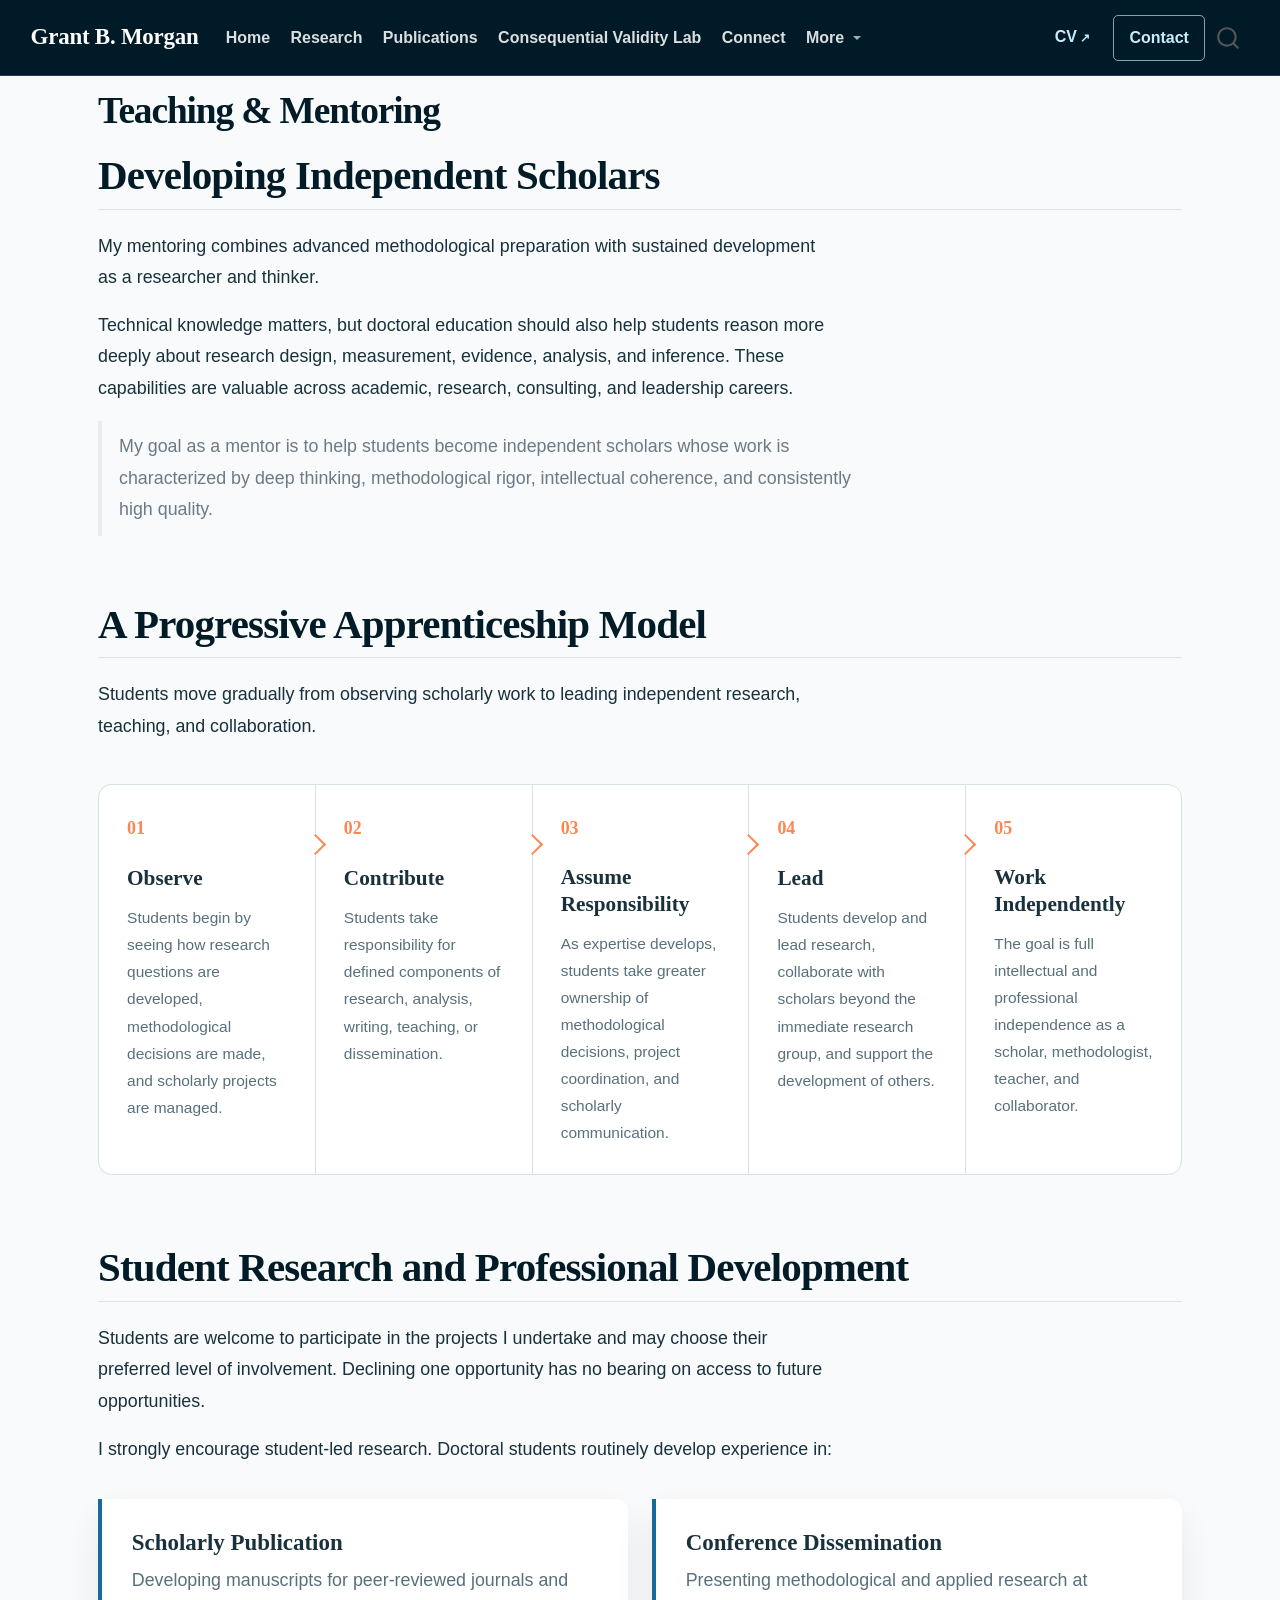
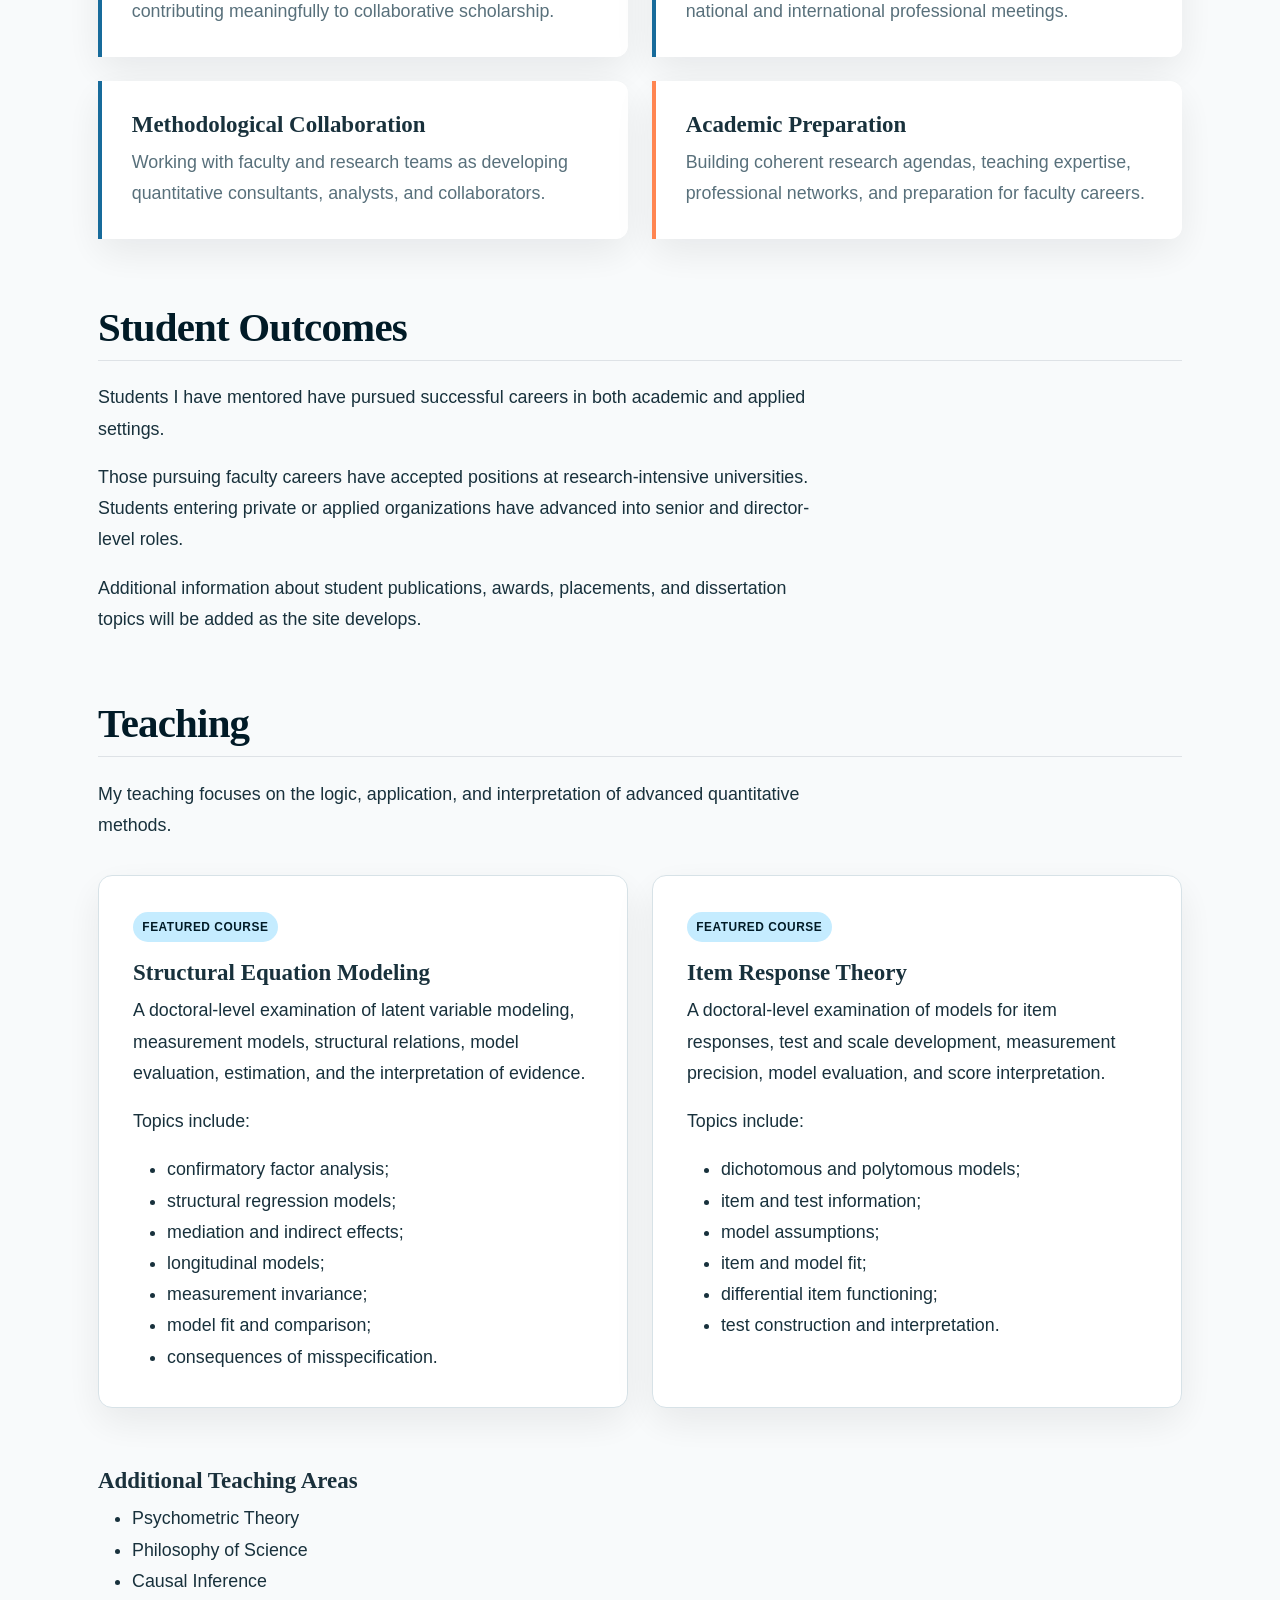
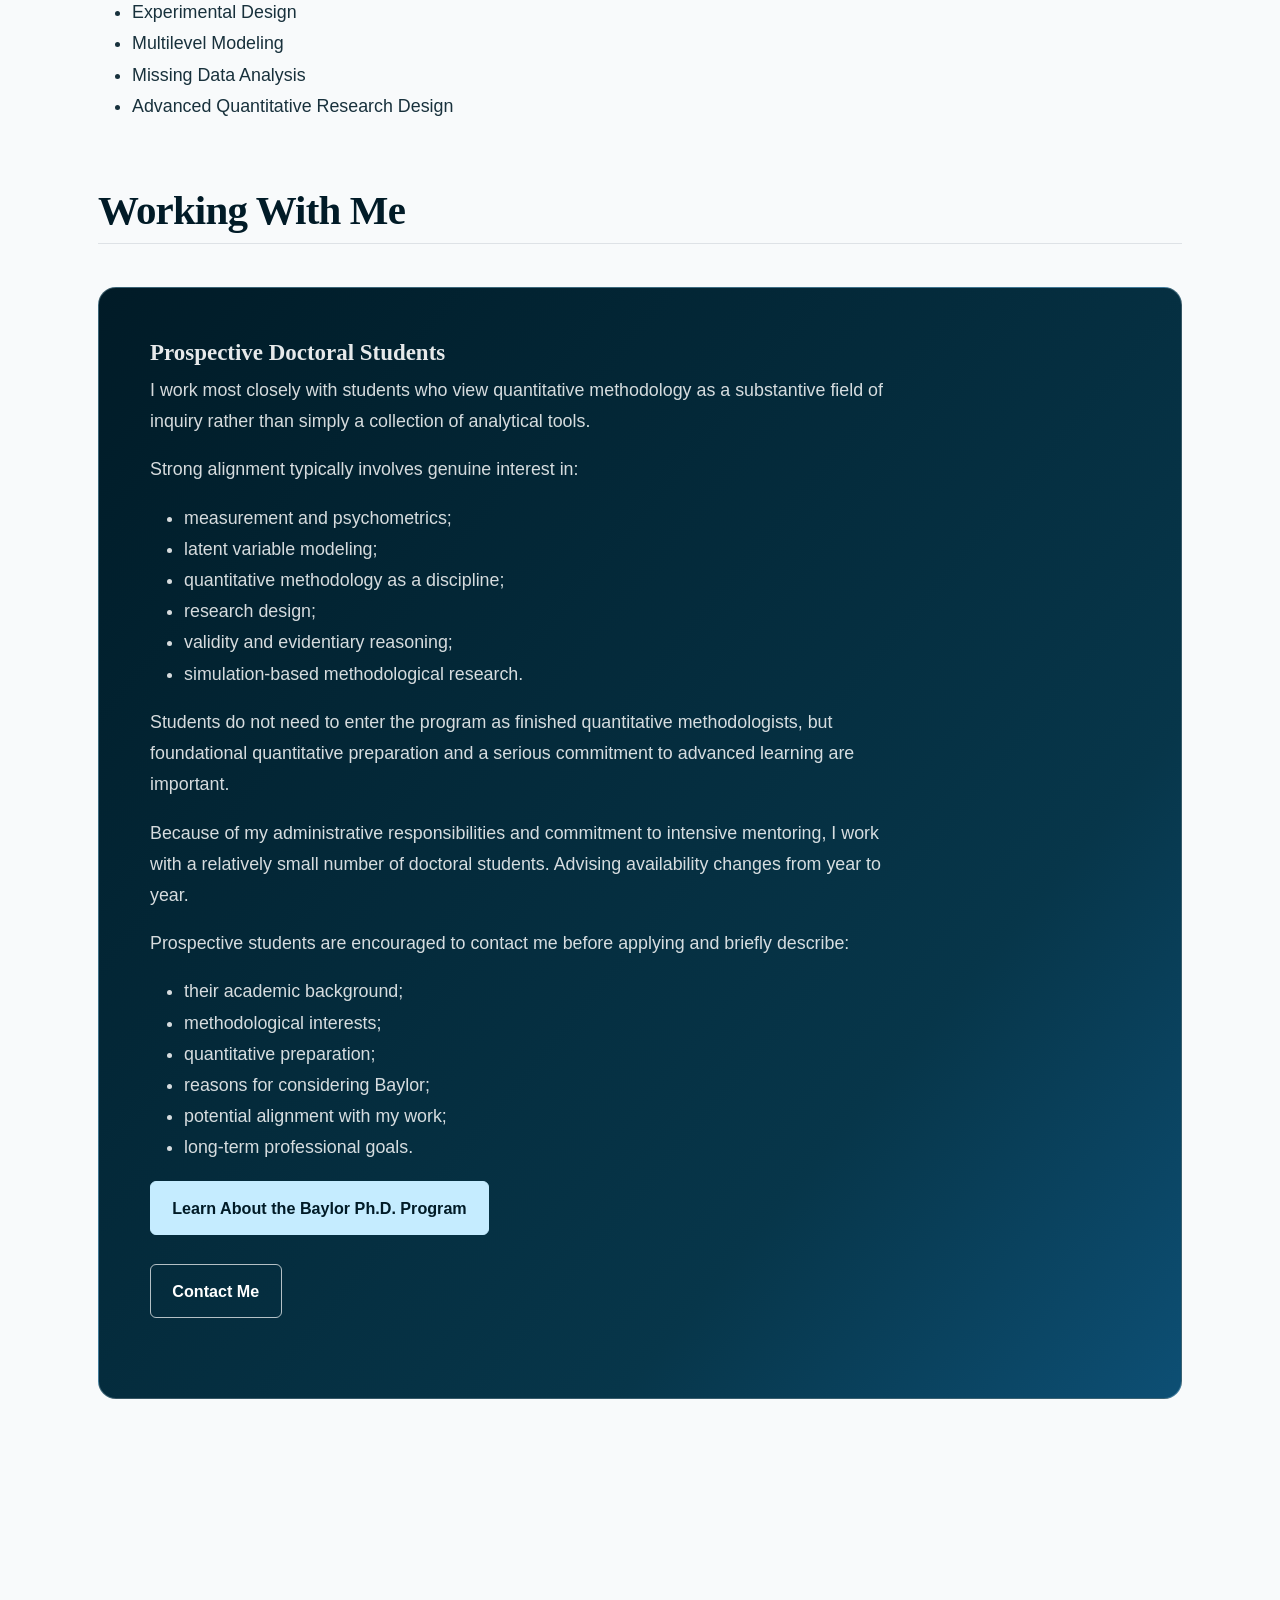
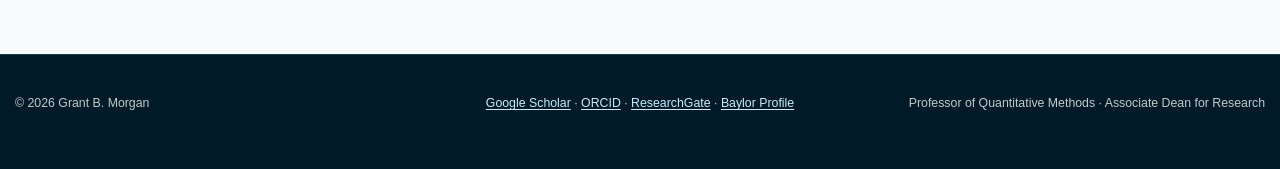
<file: docs/teaching.html>
<!DOCTYPE html>
<html xmlns="http://www.w3.org/1999/xhtml" lang="en" xml:lang="en"><head>

<meta charset="utf-8">
<meta name="generator" content="quarto-1.9.38">

<meta name="viewport" content="width=device-width, initial-scale=1.0, user-scalable=yes">


<title>Teaching &amp; Mentoring – Grant B. Morgan</title>
<style>
/* Default styles provided by pandoc.
** See https://pandoc.org/MANUAL.html#variables-for-html for config info.
*/
code{white-space: pre-wrap;}
span.smallcaps{font-variant: small-caps;}
div.columns{display: flex; gap: min(4vw, 1.5em);}
div.column{flex: auto; overflow-x: auto;}
div.hanging-indent{margin-left: 1.5em; text-indent: -1.5em;}
ul.task-list{list-style: none;}
ul.task-list li input[type="checkbox"] {
  width: 0.8em;
  margin: 0 0.8em 0.2em -1em; /* quarto-specific, see https://github.com/quarto-dev/quarto-cli/issues/4556 */ 
  vertical-align: middle;
}
</style>


<script src="site_libs/quarto-nav/quarto-nav.js"></script>
<script src="site_libs/quarto-nav/headroom.min.js"></script>
<script src="site_libs/clipboard/clipboard.min.js"></script>
<script src="site_libs/quarto-search/autocomplete.umd.js"></script>
<script src="site_libs/quarto-search/fuse.min.js"></script>
<script src="site_libs/quarto-search/quarto-search.js"></script>
<meta name="quarto:offset" content="./">
<script src="site_libs/quarto-html/quarto.js" type="module"></script>
<script src="site_libs/quarto-html/tabsets/tabsets.js" type="module"></script>
<script src="site_libs/quarto-html/popper.min.js"></script>
<script src="site_libs/quarto-html/tippy.umd.min.js"></script>
<script src="site_libs/quarto-html/anchor.min.js"></script>
<link href="site_libs/quarto-html/tippy.css" rel="stylesheet">
<link href="site_libs/quarto-html/quarto-syntax-highlighting-15634bcf2e68342d4ad2dfa704d543f6.css" rel="stylesheet" id="quarto-text-highlighting-styles">
<script src="site_libs/bootstrap/bootstrap.min.js"></script>
<link href="site_libs/bootstrap/bootstrap-icons.css" rel="stylesheet">
<link href="site_libs/bootstrap/bootstrap-158031087360bce0ff56dc785ce39e06.min.css" rel="stylesheet" append-hash="true" id="quarto-bootstrap" data-mode="light">
<script id="quarto-search-options" type="application/json">{
  "location": "navbar",
  "copy-button": false,
  "collapse-after": 3,
  "panel-placement": "end",
  "type": "overlay",
  "limit": 50,
  "keyboard-shortcut": [
    "f",
    "/",
    "s"
  ],
  "show-item-context": false,
  "language": {
    "search-no-results-text": "No results",
    "search-matching-documents-text": "matching documents",
    "search-copy-link-title": "Copy link to search",
    "search-hide-matches-text": "Hide additional matches",
    "search-more-match-text": "more match in this document",
    "search-more-matches-text": "more matches in this document",
    "search-clear-button-title": "Clear",
    "search-text-placeholder": "",
    "search-detached-cancel-button-title": "Cancel",
    "search-submit-button-title": "Submit",
    "search-label": "Search"
  }
}</script>


<link rel="stylesheet" href="styles.css">
</head>

<body class="nav-fixed quarto-light">

<div id="quarto-search-results"></div>
  <header id="quarto-header" class="headroom fixed-top">
    <nav class="navbar navbar-expand-lg " data-bs-theme="dark">
      <div class="navbar-container container-fluid">
      <div class="navbar-brand-container mx-auto">
    <a class="navbar-brand" href="./index.html">
    <span class="navbar-title">Grant B. Morgan</span>
    </a>
  </div>
            <div id="quarto-search" class="" title="Search"></div>
          <button class="navbar-toggler" type="button" data-bs-toggle="collapse" data-bs-target="#navbarCollapse" aria-controls="navbarCollapse" role="menu" aria-expanded="false" aria-label="Toggle navigation" onclick="if (window.quartoToggleHeadroom) { window.quartoToggleHeadroom(); }">
  <span class="navbar-toggler-icon"></span>
</button>
          <div class="collapse navbar-collapse" id="navbarCollapse">
            <ul class="navbar-nav navbar-nav-scroll me-auto">
  <li class="nav-item">
    <a class="nav-link" href="./index.html"> 
<span class="menu-text">Home</span></a>
  </li>  
  <li class="nav-item">
    <a class="nav-link" href="./research.html"> 
<span class="menu-text">Research</span></a>
  </li>  
  <li class="nav-item">
    <a class="nav-link" href="./publications.html"> 
<span class="menu-text">Publications</span></a>
  </li>  
  <li class="nav-item">
    <a class="nav-link" href="./consequential-validity-lab.html"> 
<span class="menu-text">Consequential Validity Lab</span></a>
  </li>  
  <li class="nav-item">
    <a class="nav-link" href="./engagement.html"> 
<span class="menu-text">Connect</span></a>
  </li>  
  <li class="nav-item dropdown ">
    <a class="nav-link dropdown-toggle" href="#" id="nav-menu-more" role="link" data-bs-toggle="dropdown" aria-expanded="false">
 <span class="menu-text">More</span>
    </a>
    <ul class="dropdown-menu" aria-labelledby="nav-menu-more">    
        <li>
    <a class="dropdown-item" href="./teaching.html">
 <span class="dropdown-text">Teaching &amp; Mentoring</span></a>
  </li>  
        <li>
    <a class="dropdown-item" href="./leadership.html">
 <span class="dropdown-text">Leadership</span></a>
  </li>  
        <li>
    <a class="dropdown-item" href="./resources.html">
 <span class="dropdown-text">Resources</span></a>
  </li>  
        <li>
    <a class="dropdown-item" href="./about.html">
 <span class="dropdown-text">About</span></a>
  </li>  
    </ul>
  </li>
</ul>
            <ul class="navbar-nav navbar-nav-scroll ms-auto">
  <li class="nav-item">
    <a class="nav-link" href="./assets/documents/grant-morgan-cv.pdf" target="_blank"> 
<span class="menu-text">CV</span></a>
  </li>  
  <li class="nav-item">
    <a class="nav-link" href="./contact.html"> 
<span class="menu-text">Contact</span></a>
  </li>  
</ul>
          </div> <!-- /navcollapse -->
            <div class="quarto-navbar-tools">
</div>
      </div> <!-- /container-fluid -->
    </nav>
</header>
<!-- content -->
<div id="quarto-content" class="quarto-container page-columns page-rows-contents page-layout-full page-navbar">
<!-- sidebar -->
<!-- margin-sidebar -->
    
<!-- main -->
<main class="content column-page" id="quarto-document-content">

<header id="title-block-header" class="quarto-title-block default">
<div class="quarto-title">
<h1 class="title">Teaching &amp; Mentoring</h1>
</div>



<div class="quarto-title-meta column-page">

    
  
    
  </div>
  


</header>


<section id="developing-independent-scholars" class="level2">
<h2 class="anchored" data-anchor-id="developing-independent-scholars">Developing Independent Scholars</h2>
<p>My mentoring combines advanced methodological preparation with sustained development as a researcher and thinker.</p>
<p>Technical knowledge matters, but doctoral education should also help students reason more deeply about research design, measurement, evidence, analysis, and inference. These capabilities are valuable across academic, research, consulting, and leadership careers.</p>
<blockquote class="blockquote">
<p>My goal as a mentor is to help students become independent scholars whose work is characterized by deep thinking, methodological rigor, intellectual coherence, and consistently high quality.</p>
</blockquote>
</section>
<section id="a-progressive-apprenticeship-model" class="level2">
<h2 class="anchored" data-anchor-id="a-progressive-apprenticeship-model">A Progressive Apprenticeship Model</h2>
<p>Students move gradually from observing scholarly work to leading independent research, teaching, and collaboration.</p>
<div class="apprenticeship-path">
<div class="apprenticeship-stage">
<p><span class="stage-number">01</span></p>
<section id="observe" class="level3">
<h3 class="anchored" data-anchor-id="observe">Observe</h3>
<p>Students begin by seeing how research questions are developed, methodological decisions are made, and scholarly projects are managed.</p>
</section>
</div>
<div class="apprenticeship-stage">
<p><span class="stage-number">02</span></p>
<section id="contribute" class="level3">
<h3 class="anchored" data-anchor-id="contribute">Contribute</h3>
<p>Students take responsibility for defined components of research, analysis, writing, teaching, or dissemination.</p>
</section>
</div>
<div class="apprenticeship-stage">
<p><span class="stage-number">03</span></p>
<section id="assume-responsibility" class="level3">
<h3 class="anchored" data-anchor-id="assume-responsibility">Assume Responsibility</h3>
<p>As expertise develops, students take greater ownership of methodological decisions, project coordination, and scholarly communication.</p>
</section>
</div>
<div class="apprenticeship-stage">
<p><span class="stage-number">04</span></p>
<section id="lead" class="level3">
<h3 class="anchored" data-anchor-id="lead">Lead</h3>
<p>Students develop and lead research, collaborate with scholars beyond the immediate research group, and support the development of others.</p>
</section>
</div>
<div class="apprenticeship-stage">
<p><span class="stage-number">05</span></p>
<section id="work-independently" class="level3">
<h3 class="anchored" data-anchor-id="work-independently">Work Independently</h3>
<p>The goal is full intellectual and professional independence as a scholar, methodologist, teacher, and collaborator.</p>
</section>
</div>
</div>
</section>
<section id="student-research-and-professional-development" class="level2">
<h2 class="anchored" data-anchor-id="student-research-and-professional-development">Student Research and Professional Development</h2>
<p>Students are welcome to participate in the projects I undertake and may choose their preferred level of involvement. Declining one opportunity has no bearing on access to future opportunities.</p>
<p>I strongly encourage student-led research. Doctoral students routinely develop experience in:</p>
<div class="mentoring-outcomes-grid">
<section id="scholarly-publication" class="level3 mentoring-outcome">
<h3 class="anchored" data-anchor-id="scholarly-publication">Scholarly Publication</h3>
<p>Developing manuscripts for peer-reviewed journals and contributing meaningfully to collaborative scholarship.</p>
</section>
<section id="conference-dissemination" class="level3 mentoring-outcome">
<h3 class="anchored" data-anchor-id="conference-dissemination">Conference Dissemination</h3>
<p>Presenting methodological and applied research at national and international professional meetings.</p>
</section>
<section id="methodological-collaboration" class="level3 mentoring-outcome">
<h3 class="anchored" data-anchor-id="methodological-collaboration">Methodological Collaboration</h3>
<p>Working with faculty and research teams as developing quantitative consultants, analysts, and collaborators.</p>
</section>
<section id="academic-preparation" class="level3 mentoring-outcome">
<h3 class="anchored" data-anchor-id="academic-preparation">Academic Preparation</h3>
<p>Building coherent research agendas, teaching expertise, professional networks, and preparation for faculty careers.</p>
</section>
</div>
</section>
<section id="student-outcomes" class="level2">
<h2 class="anchored" data-anchor-id="student-outcomes">Student Outcomes</h2>
<p>Students I have mentored have pursued successful careers in both academic and applied settings.</p>
<p>Those pursuing faculty careers have accepted positions at research-intensive universities. Students entering private or applied organizations have advanced into senior and director-level roles.</p>
<p>Additional information about student publications, awards, placements, and dissertation topics will be added as the site develops.</p>
</section>
<section id="teaching" class="level2">
<h2 class="anchored" data-anchor-id="teaching">Teaching</h2>
<p>My teaching focuses on the logic, application, and interpretation of advanced quantitative methods.</p>
<div class="featured-course-grid">
<div class="featured-course-card">
<p><span class="course-label">Featured Course</span></p>
<section id="structural-equation-modeling" class="level3">
<h3 class="anchored" data-anchor-id="structural-equation-modeling">Structural Equation Modeling</h3>
<p>A doctoral-level examination of latent variable modeling, measurement models, structural relations, model evaluation, estimation, and the interpretation of evidence.</p>
<p>Topics include:</p>
<ul>
<li>confirmatory factor analysis;</li>
<li>structural regression models;</li>
<li>mediation and indirect effects;</li>
<li>longitudinal models;</li>
<li>measurement invariance;</li>
<li>model fit and comparison;</li>
<li>consequences of misspecification.</li>
</ul>
</section>
</div>
<div class="featured-course-card">
<p><span class="course-label">Featured Course</span></p>
<section id="item-response-theory" class="level3">
<h3 class="anchored" data-anchor-id="item-response-theory">Item Response Theory</h3>
<p>A doctoral-level examination of models for item responses, test and scale development, measurement precision, model evaluation, and score interpretation.</p>
<p>Topics include:</p>
<ul>
<li>dichotomous and polytomous models;</li>
<li>item and test information;</li>
<li>model assumptions;</li>
<li>item and model fit;</li>
<li>differential item functioning;</li>
<li>test construction and interpretation.</li>
</ul>
</section>
</div>
</div>
<section id="additional-teaching-areas" class="level3">
<h3 class="anchored" data-anchor-id="additional-teaching-areas">Additional Teaching Areas</h3>
<ul>
<li>Psychometric Theory</li>
<li>Philosophy of Science</li>
<li>Causal Inference</li>
<li>Experimental Design</li>
<li>Multilevel Modeling</li>
<li>Missing Data Analysis</li>
<li>Advanced Quantitative Research Design</li>
</ul>
</section>
</section>
<section id="working-with-me" class="level2">
<h2 class="anchored" data-anchor-id="working-with-me">Working With Me</h2>
<section id="prospective-doctoral-students" class="level3 working-with-me">
<h3 class="anchored" data-anchor-id="prospective-doctoral-students">Prospective Doctoral Students</h3>
<p>I work most closely with students who view quantitative methodology as a substantive field of inquiry rather than simply a collection of analytical tools.</p>
<p>Strong alignment typically involves genuine interest in:</p>
<ul>
<li>measurement and psychometrics;</li>
<li>latent variable modeling;</li>
<li>quantitative methodology as a discipline;</li>
<li>research design;</li>
<li>validity and evidentiary reasoning;</li>
<li>simulation-based methodological research.</li>
</ul>
<p>Students do not need to enter the program as finished quantitative methodologists, but foundational quantitative preparation and a serious commitment to advanced learning are important.</p>
<p>Because of my administrative responsibilities and commitment to intensive mentoring, I work with a relatively small number of doctoral students. Advising availability changes from year to year.</p>
<p>Prospective students are encouraged to contact me before applying and briefly describe:</p>
<ul>
<li>their academic background;</li>
<li>methodological interests;</li>
<li>quantitative preparation;</li>
<li>reasons for considering Baylor;</li>
<li>potential alignment with my work;</li>
<li>long-term professional goals.</li>
</ul>
<p><a href="https://edp.moody.baylor.edu/areas-study/quantitative-methods" class="btn btn-primary" target="_blank">Learn About the Baylor Ph.D.&nbsp;Program</a></p>
<p><a href="./contact.html" class="btn btn-outline-dark">Contact Me</a></p>
</section>


</section>

</main> <!-- /main -->
<script id="quarto-html-after-body" type="application/javascript">
  window.document.addEventListener("DOMContentLoaded", function (event) {
    const icon = "";
    const anchorJS = new window.AnchorJS();
    anchorJS.options = {
      placement: 'right',
      icon: icon
    };
    anchorJS.add('.anchored');
    const isCodeAnnotation = (el) => {
      for (const clz of el.classList) {
        if (clz.startsWith('code-annotation-')) {                     
          return true;
        }
      }
      return false;
    }
    const onCopySuccess = function(e) {
      // button target
      const button = e.trigger;
      // don't keep focus
      button.blur();
      // flash "checked"
      button.classList.add('code-copy-button-checked');
      var currentTitle = button.getAttribute("title");
      button.setAttribute("title", "Copied!");
      let tooltip;
      if (window.bootstrap) {
        button.setAttribute("data-bs-toggle", "tooltip");
        button.setAttribute("data-bs-placement", "left");
        button.setAttribute("data-bs-title", "Copied!");
        tooltip = new bootstrap.Tooltip(button, 
          { trigger: "manual", 
            customClass: "code-copy-button-tooltip",
            offset: [0, -8]});
        tooltip.show();    
      }
      setTimeout(function() {
        if (tooltip) {
          tooltip.hide();
          button.removeAttribute("data-bs-title");
          button.removeAttribute("data-bs-toggle");
          button.removeAttribute("data-bs-placement");
        }
        button.setAttribute("title", currentTitle);
        button.classList.remove('code-copy-button-checked');
      }, 1000);
      // clear code selection
      e.clearSelection();
    }
    const getTextToCopy = function(trigger) {
      const outerScaffold = trigger.parentElement.cloneNode(true);
      const codeEl = outerScaffold.querySelector('code');
      for (const childEl of codeEl.children) {
        if (isCodeAnnotation(childEl)) {
          childEl.remove();
        }
      }
      return codeEl.innerText;
    }
    const clipboard = new window.ClipboardJS('.code-copy-button:not([data-in-quarto-modal])', {
      text: getTextToCopy
    });
    clipboard.on('success', onCopySuccess);
    if (window.document.getElementById('quarto-embedded-source-code-modal')) {
      const clipboardModal = new window.ClipboardJS('.code-copy-button[data-in-quarto-modal]', {
        text: getTextToCopy,
        container: window.document.getElementById('quarto-embedded-source-code-modal')
      });
      clipboardModal.on('success', onCopySuccess);
    }
      var localhostRegex = new RegExp(/^(?:http|https):\/\/localhost\:?[0-9]*\//);
      var mailtoRegex = new RegExp(/^mailto:/);
        var filterRegex = new RegExp('/' + window.location.host + '/');
      var isInternal = (href) => {
          return filterRegex.test(href) || localhostRegex.test(href) || mailtoRegex.test(href);
      }
      // Inspect non-navigation links and adorn them if external
     var links = window.document.querySelectorAll('a[href]:not(.nav-link):not(.navbar-brand):not(.toc-action):not(.sidebar-link):not(.sidebar-item-toggle):not(.pagination-link):not(.no-external):not([aria-hidden]):not(.dropdown-item):not(.quarto-navigation-tool):not(.about-link)');
      for (var i=0; i<links.length; i++) {
        const link = links[i];
        if (!isInternal(link.href)) {
          // undo the damage that might have been done by quarto-nav.js in the case of
          // links that we want to consider external
          if (link.dataset.originalHref !== undefined) {
            link.href = link.dataset.originalHref;
          }
        }
      }
    function tippyHover(el, contentFn, onTriggerFn, onUntriggerFn) {
      const config = {
        allowHTML: true,
        maxWidth: 500,
        delay: 100,
        arrow: false,
        appendTo: function(el) {
            return el.parentElement;
        },
        interactive: true,
        interactiveBorder: 10,
        theme: 'quarto',
        placement: 'bottom-start',
      };
      if (contentFn) {
        config.content = contentFn;
      }
      if (onTriggerFn) {
        config.onTrigger = onTriggerFn;
      }
      if (onUntriggerFn) {
        config.onUntrigger = onUntriggerFn;
      }
      window.tippy(el, config); 
    }
    const noterefs = window.document.querySelectorAll('a[role="doc-noteref"]');
    for (var i=0; i<noterefs.length; i++) {
      const ref = noterefs[i];
      tippyHover(ref, function() {
        // use id or data attribute instead here
        let href = ref.getAttribute('data-footnote-href') || ref.getAttribute('href');
        try { href = new URL(href).hash; } catch {}
        const id = href.replace(/^#\/?/, "");
        const note = window.document.getElementById(id);
        if (note) {
          return note.innerHTML;
        } else {
          return "";
        }
      });
    }
    const xrefs = window.document.querySelectorAll('a.quarto-xref');
    const processXRef = (id, note) => {
      // Strip column container classes
      const stripColumnClz = (el) => {
        el.classList.remove("page-full", "page-columns");
        if (el.children) {
          for (const child of el.children) {
            stripColumnClz(child);
          }
        }
      }
      stripColumnClz(note)
      if (id === null || id.startsWith('sec-')) {
        // Special case sections, only their first couple elements
        const container = document.createElement("div");
        if (note.children && note.children.length > 2) {
          container.appendChild(note.children[0].cloneNode(true));
          for (let i = 1; i < note.children.length; i++) {
            const child = note.children[i];
            if (child.tagName === "P" && child.innerText === "") {
              continue;
            } else {
              container.appendChild(child.cloneNode(true));
              break;
            }
          }
          if (window.Quarto?.typesetMath) {
            window.Quarto.typesetMath(container);
          }
          return container.innerHTML
        } else {
          if (window.Quarto?.typesetMath) {
            window.Quarto.typesetMath(note);
          }
          return note.innerHTML;
        }
      } else {
        // Remove any anchor links if they are present
        const anchorLink = note.querySelector('a.anchorjs-link');
        if (anchorLink) {
          anchorLink.remove();
        }
        if (window.Quarto?.typesetMath) {
          window.Quarto.typesetMath(note);
        }
        if (note.classList.contains("callout")) {
          return note.outerHTML;
        } else {
          return note.innerHTML;
        }
      }
    }
    for (var i=0; i<xrefs.length; i++) {
      const xref = xrefs[i];
      tippyHover(xref, undefined, function(instance) {
        instance.disable();
        let url = xref.getAttribute('href');
        let hash = undefined; 
        if (url.startsWith('#')) {
          hash = url;
        } else {
          try { hash = new URL(url).hash; } catch {}
        }
        if (hash) {
          const id = hash.replace(/^#\/?/, "");
          const note = window.document.getElementById(id);
          if (note !== null) {
            try {
              const html = processXRef(id, note.cloneNode(true));
              instance.setContent(html);
            } finally {
              instance.enable();
              instance.show();
            }
          } else {
            // See if we can fetch this
            fetch(url.split('#')[0])
            .then(res => res.text())
            .then(html => {
              const parser = new DOMParser();
              const htmlDoc = parser.parseFromString(html, "text/html");
              const note = htmlDoc.getElementById(id);
              if (note !== null) {
                const html = processXRef(id, note);
                instance.setContent(html);
              } 
            }).finally(() => {
              instance.enable();
              instance.show();
            });
          }
        } else {
          // See if we can fetch a full url (with no hash to target)
          // This is a special case and we should probably do some content thinning / targeting
          fetch(url)
          .then(res => res.text())
          .then(html => {
            const parser = new DOMParser();
            const htmlDoc = parser.parseFromString(html, "text/html");
            const note = htmlDoc.querySelector('main.content');
            if (note !== null) {
              // This should only happen for chapter cross references
              // (since there is no id in the URL)
              // remove the first header
              if (note.children.length > 0 && note.children[0].tagName === "HEADER") {
                note.children[0].remove();
              }
              const html = processXRef(null, note);
              instance.setContent(html);
            } 
          }).finally(() => {
            instance.enable();
            instance.show();
          });
        }
      }, function(instance) {
      });
    }
        let selectedAnnoteEl;
        const selectorForAnnotation = ( cell, annotation) => {
          let cellAttr = 'data-code-cell="' + cell + '"';
          let lineAttr = 'data-code-annotation="' +  annotation + '"';
          const selector = 'span[' + cellAttr + '][' + lineAttr + ']';
          return selector;
        }
        const selectCodeLines = (annoteEl) => {
          const doc = window.document;
          const targetCell = annoteEl.getAttribute("data-target-cell");
          const targetAnnotation = annoteEl.getAttribute("data-target-annotation");
          const annoteSpan = window.document.querySelector(selectorForAnnotation(targetCell, targetAnnotation));
          const lines = annoteSpan.getAttribute("data-code-lines").split(",");
          const lineIds = lines.map((line) => {
            return targetCell + "-" + line;
          })
          let top = null;
          let height = null;
          let parent = null;
          if (lineIds.length > 0) {
              //compute the position of the single el (top and bottom and make a div)
              const el = window.document.getElementById(lineIds[0]);
              top = el.offsetTop;
              height = el.offsetHeight;
              parent = el.parentElement.parentElement;
            if (lineIds.length > 1) {
              const lastEl = window.document.getElementById(lineIds[lineIds.length - 1]);
              const bottom = lastEl.offsetTop + lastEl.offsetHeight;
              height = bottom - top;
            }
            if (top !== null && height !== null && parent !== null) {
              // cook up a div (if necessary) and position it 
              let div = window.document.getElementById("code-annotation-line-highlight");
              if (div === null) {
                div = window.document.createElement("div");
                div.setAttribute("id", "code-annotation-line-highlight");
                div.style.position = 'absolute';
                parent.appendChild(div);
              }
              div.style.top = top - 2 + "px";
              div.style.height = height + 4 + "px";
              div.style.left = 0;
              let gutterDiv = window.document.getElementById("code-annotation-line-highlight-gutter");
              if (gutterDiv === null) {
                gutterDiv = window.document.createElement("div");
                gutterDiv.setAttribute("id", "code-annotation-line-highlight-gutter");
                gutterDiv.style.position = 'absolute';
                const codeCell = window.document.getElementById(targetCell);
                const gutter = codeCell.querySelector('.code-annotation-gutter');
                gutter.appendChild(gutterDiv);
              }
              gutterDiv.style.top = top - 2 + "px";
              gutterDiv.style.height = height + 4 + "px";
            }
            selectedAnnoteEl = annoteEl;
          }
        };
        const unselectCodeLines = () => {
          const elementsIds = ["code-annotation-line-highlight", "code-annotation-line-highlight-gutter"];
          elementsIds.forEach((elId) => {
            const div = window.document.getElementById(elId);
            if (div) {
              div.remove();
            }
          });
          selectedAnnoteEl = undefined;
        };
          // Handle positioning of the toggle
      window.addEventListener(
        "resize",
        throttle(() => {
          elRect = undefined;
          if (selectedAnnoteEl) {
            selectCodeLines(selectedAnnoteEl);
          }
        }, 10)
      );
      function throttle(fn, ms) {
      let throttle = false;
      let timer;
        return (...args) => {
          if(!throttle) { // first call gets through
              fn.apply(this, args);
              throttle = true;
          } else { // all the others get throttled
              if(timer) clearTimeout(timer); // cancel #2
              timer = setTimeout(() => {
                fn.apply(this, args);
                timer = throttle = false;
              }, ms);
          }
        };
      }
        // Attach click handler to the DT
        const annoteDls = window.document.querySelectorAll('dt[data-target-cell]');
        for (const annoteDlNode of annoteDls) {
          annoteDlNode.addEventListener('click', (event) => {
            const clickedEl = event.target;
            if (clickedEl !== selectedAnnoteEl) {
              unselectCodeLines();
              const activeEl = window.document.querySelector('dt[data-target-cell].code-annotation-active');
              if (activeEl) {
                activeEl.classList.remove('code-annotation-active');
              }
              selectCodeLines(clickedEl);
              clickedEl.classList.add('code-annotation-active');
            } else {
              // Unselect the line
              unselectCodeLines();
              clickedEl.classList.remove('code-annotation-active');
            }
          });
        }
    const findCites = (el) => {
      const parentEl = el.parentElement;
      if (parentEl) {
        const cites = parentEl.dataset.cites;
        if (cites) {
          return {
            el,
            cites: cites.split(' ')
          };
        } else {
          return findCites(el.parentElement)
        }
      } else {
        return undefined;
      }
    };
    var bibliorefs = window.document.querySelectorAll('a[role="doc-biblioref"]');
    for (var i=0; i<bibliorefs.length; i++) {
      const ref = bibliorefs[i];
      const citeInfo = findCites(ref);
      if (citeInfo) {
        tippyHover(citeInfo.el, function() {
          var popup = window.document.createElement('div');
          citeInfo.cites.forEach(function(cite) {
            var citeDiv = window.document.createElement('div');
            citeDiv.classList.add('hanging-indent');
            citeDiv.classList.add('csl-entry');
            var biblioDiv = window.document.getElementById('ref-' + cite);
            if (biblioDiv) {
              citeDiv.innerHTML = biblioDiv.innerHTML;
            }
            popup.appendChild(citeDiv);
          });
          return popup.innerHTML;
        });
      }
    }
  });
  </script>
</div> <!-- /content -->
<footer class="footer">
  <div class="nav-footer">
    <div class="nav-footer-left">
<p>© 2026 Grant B. Morgan</p>
</div>   
    <div class="nav-footer-center">
<p><a href="https://scholar.google.com/citations?user=4su2ni8AAAAJ&amp;hl=en">Google Scholar</a> · <a href="https://orcid.org/0000-0002-3077-4643">ORCID</a> · <a href="https://www.researchgate.net/profile/Grant-Morgan-4">ResearchGate</a> · <a href="https://edp.soe.baylor.edu/grant-morgan">Baylor Profile</a></p>
</div>
    <div class="nav-footer-right">
<p>Professor of Quantitative Methods · Associate Dean for Research</p>
</div>
  </div>
</footer>




</body></html>
</file>
<file: docs/site_libs/quarto-html/tippy.css>
.tippy-box[data-animation=fade][data-state=hidden]{opacity:0}[data-tippy-root]{max-width:calc(100vw - 10px)}.tippy-box{position:relative;background-color:#333;color:#fff;border-radius:4px;font-size:14px;line-height:1.4;white-space:normal;outline:0;transition-property:transform,visibility,opacity}.tippy-box[data-placement^=top]>.tippy-arrow{bottom:0}.tippy-box[data-placement^=top]>.tippy-arrow:before{bottom:-7px;left:0;border-width:8px 8px 0;border-top-color:initial;transform-origin:center top}.tippy-box[data-placement^=bottom]>.tippy-arrow{top:0}.tippy-box[data-placement^=bottom]>.tippy-arrow:before{top:-7px;left:0;border-width:0 8px 8px;border-bottom-color:initial;transform-origin:center bottom}.tippy-box[data-placement^=left]>.tippy-arrow{right:0}.tippy-box[data-placement^=left]>.tippy-arrow:before{border-width:8px 0 8px 8px;border-left-color:initial;right:-7px;transform-origin:center left}.tippy-box[data-placement^=right]>.tippy-arrow{left:0}.tippy-box[data-placement^=right]>.tippy-arrow:before{left:-7px;border-width:8px 8px 8px 0;border-right-color:initial;transform-origin:center right}.tippy-box[data-inertia][data-state=visible]{transition-timing-function:cubic-bezier(.54,1.5,.38,1.11)}.tippy-arrow{width:16px;height:16px;color:#333}.tippy-arrow:before{content:"";position:absolute;border-color:transparent;border-style:solid}.tippy-content{position:relative;padding:5px 9px;z-index:1}
</file>
<file: docs/site_libs/quarto-html/quarto-syntax-highlighting-15634bcf2e68342d4ad2dfa704d543f6.css>
/* quarto syntax highlight colors */
:root {
  --quarto-hl-ot-color: #003B4F;
  --quarto-hl-at-color: #657422;
  --quarto-hl-ss-color: #20794D;
  --quarto-hl-an-color: #5E5E5E;
  --quarto-hl-fu-color: #4758AB;
  --quarto-hl-st-color: #20794D;
  --quarto-hl-cf-color: #003B4F;
  --quarto-hl-op-color: #5E5E5E;
  --quarto-hl-er-color: #AD0000;
  --quarto-hl-bn-color: #AD0000;
  --quarto-hl-al-color: #AD0000;
  --quarto-hl-va-color: #111111;
  --quarto-hl-bu-color: inherit;
  --quarto-hl-ex-color: inherit;
  --quarto-hl-pp-color: #AD0000;
  --quarto-hl-in-color: #5E5E5E;
  --quarto-hl-vs-color: #20794D;
  --quarto-hl-wa-color: #5E5E5E;
  --quarto-hl-do-color: #5E5E5E;
  --quarto-hl-im-color: #00769E;
  --quarto-hl-ch-color: #20794D;
  --quarto-hl-dt-color: #AD0000;
  --quarto-hl-fl-color: #AD0000;
  --quarto-hl-co-color: #5E5E5E;
  --quarto-hl-cv-color: #5E5E5E;
  --quarto-hl-cn-color: #8f5902;
  --quarto-hl-sc-color: #5E5E5E;
  --quarto-hl-dv-color: #AD0000;
  --quarto-hl-kw-color: #003B4F;
}

/* other quarto variables */
:root {
  --quarto-font-monospace: SFMono-Regular, Menlo, Monaco, Consolas, "Liberation Mono", "Courier New", monospace;
}

/* syntax highlight based on Pandoc's rules */
pre > code.sourceCode > span {
  color: #003B4F;
}

code.sourceCode > span {
  color: #003B4F;
}

div.sourceCode,
div.sourceCode pre.sourceCode {
  color: #003B4F;
}

/* Normal */
code span {
  color: #003B4F;
}

/* Alert */
code span.al {
  color: #AD0000;
  font-style: inherit;
}

/* Annotation */
code span.an {
  color: #5E5E5E;
  font-style: inherit;
}

/* Attribute */
code span.at {
  color: #657422;
  font-style: inherit;
}

/* BaseN */
code span.bn {
  color: #AD0000;
  font-style: inherit;
}

/* BuiltIn */
code span.bu {
  font-style: inherit;
}

/* ControlFlow */
code span.cf {
  color: #003B4F;
  font-weight: bold;
  font-style: inherit;
}

/* Char */
code span.ch {
  color: #20794D;
  font-style: inherit;
}

/* Constant */
code span.cn {
  color: #8f5902;
  font-style: inherit;
}

/* Comment */
code span.co {
  color: #5E5E5E;
  font-style: inherit;
}

/* CommentVar */
code span.cv {
  color: #5E5E5E;
  font-style: italic;
}

/* Documentation */
code span.do {
  color: #5E5E5E;
  font-style: italic;
}

/* DataType */
code span.dt {
  color: #AD0000;
  font-style: inherit;
}

/* DecVal */
code span.dv {
  color: #AD0000;
  font-style: inherit;
}

/* Error */
code span.er {
  color: #AD0000;
  font-style: inherit;
}

/* Extension */
code span.ex {
  font-style: inherit;
}

/* Float */
code span.fl {
  color: #AD0000;
  font-style: inherit;
}

/* Function */
code span.fu {
  color: #4758AB;
  font-style: inherit;
}

/* Import */
code span.im {
  color: #00769E;
  font-style: inherit;
}

/* Information */
code span.in {
  color: #5E5E5E;
  font-style: inherit;
}

/* Keyword */
code span.kw {
  color: #003B4F;
  font-weight: bold;
  font-style: inherit;
}

/* Operator */
code span.op {
  color: #5E5E5E;
  font-style: inherit;
}

/* Other */
code span.ot {
  color: #003B4F;
  font-style: inherit;
}

/* Preprocessor */
code span.pp {
  color: #AD0000;
  font-style: inherit;
}

/* SpecialChar */
code span.sc {
  color: #5E5E5E;
  font-style: inherit;
}

/* SpecialString */
code span.ss {
  color: #20794D;
  font-style: inherit;
}

/* String */
code span.st {
  color: #20794D;
  font-style: inherit;
}

/* Variable */
code span.va {
  color: #111111;
  font-style: inherit;
}

/* VerbatimString */
code span.vs {
  color: #20794D;
  font-style: inherit;
}

/* Warning */
code span.wa {
  color: #5E5E5E;
  font-style: italic;
}

.prevent-inlining {
  content: "</";
}

/*# sourceMappingURL=f23921c56f73e400b49028c9186a1aa0.css.map */
</file>
<file: docs/styles.css>
/*-- scss:defaults --*/

/* =========================================================
   GRANT B. MORGAN — WEBSITE DESIGN SYSTEM
   ========================================================= */

/* ---------- Color palette ---------- */

:root {
  --gbm-navy: #001b27;
  --gbm-pale-blue: #c5ecff;
  --gbm-red: #FF8551;
  --gbm-blue: #176b9b;
  --gbm-blue-dark: #0d4f74;
  --gbm-off-white: #f8fafb;
  --gbm-white: #ffffff;
  --gbm-text: #18313c;
  --gbm-muted: #58707b;
  --gbm-border: #d7e2e7;
  --gbm-shadow: 0 14px 40px rgba(0, 27, 39, 0.08);
}

/* ---------- Global styles ---------- */

html {
  scroll-behavior: smooth;
}

body {
  background-color: var(--gbm-off-white);
  color: var(--gbm-text);
  font-family: Arial, Helvetica, sans-serif;
  font-size: 1.05rem;
  line-height: 1.75;
}

main {
  overflow: visible;
}

a {
  color: var(--gbm-blue-dark);
  text-decoration-thickness: 0.08em;
  text-underline-offset: 0.16em;
}

a:hover,
a:focus {
  color: var(--gbm-red);
}

h1,
h2,
h3,
h4,
h5,
h6 {
  color: var(--gbm-navy);
  font-family: Georgia, "Times New Roman", serif;
  font-weight: 700;
  line-height: 1.2;
}

h1 {
  font-size: clamp(2.45rem, 4.5vw, 3.8rem);
  letter-spacing: -0.03em;
}

h2 {
  margin-top: 3.75rem;
  margin-bottom: 1.25rem;
  font-size: clamp(1.8rem, 3.2vw, 2.6rem);
  letter-spacing: -0.02em;
}

h3 {
  font-size: 1.35rem;
}

p {
  max-width: 74ch;
}

.quarto-title h1.title {
  font-size: 2.2rem;
}

/* ---------- Navigation ---------- */

.navbar {
  min-height: 76px;
  background-color: var(--gbm-navy) !important;
  border-bottom: 1px solid rgba(197, 236, 255, 0.18);
  box-shadow: none;
}

.navbar-brand {
  color: var(--gbm-white) !important;
  font-family: Georgia, "Times New Roman", serif;
  font-size: 1.35rem;
  font-weight: 700;
  letter-spacing: -0.01em;
}

.navbar-nav .nav-link {
  color: rgba(255, 255, 255, 0.86) !important;
  font-size: 0.94rem;
  font-weight: 600;
}

.navbar-nav .nav-link:hover,
.navbar-nav .nav-link:focus,
.navbar-nav .nav-link.active {
  color: var(--gbm-pale-blue) !important;
}

.navbar-toggler {
  border-color: rgba(255, 255, 255, 0.45);
}

.navbar .quarto-navbar-tools .quarto-navigation-tool {
  color: var(--gbm-white);
}

.navbar-nav .nav-link[href$="grant-morgan-cv.pdf"] {
  margin-left: 0.75rem;
  color: var(--gbm-pale-blue) !important;
  font-weight: 700;
}

.navbar-nav .nav-link[href$="grant-morgan-cv.pdf"]::after {
  content: " ↗";
  font-size: 0.75em;
}

.navbar-nav .nav-link[href$="grant-morgan-cv.pdf"]:hover,
.navbar-nav .nav-link[href$="grant-morgan-cv.pdf"]:focus {
  color: var(--gbm-white) !important;
}

.navbar-nav .nav-link[href$="contact.html"] {
  margin-left: 0.75rem;
  padding: 0.48rem 0.9rem !important;
  border: 1px solid rgba(197, 236, 255, 0.65);
  border-radius: 5px;
  color: var(--gbm-pale-blue) !important;
}

.navbar-nav .nav-link[href$="contact.html"]:hover,
.navbar-nav .nav-link[href$="contact.html"]:focus {
  border-color: var(--gbm-white);
  background-color: rgba(255, 255, 255, 0.08);
  color: var(--gbm-white) !important;
}
/* ---------- General page layout ---------- */

.page-layout-full .content {
  max-width: none;
}

#quarto-content {
  padding-bottom: 4rem;
}

main.content {
  max-width: 1180px;
  margin: 0 auto;
  padding-left: 1.5rem;
  padding-right: 1.5rem;
}

/* ---------- Homepage hero ---------- */

.hero-section {
  display: grid;
  grid-template-columns: minmax(0, 1.6fr) minmax(270px, 0.7fr);
  gap: 4rem;
  align-items: center;
  min-height: 640px;
  width: 100%;
  margin: 2rem 0 4rem;
  padding: 5rem 4rem;
  box-sizing: border-box;
  overflow: hidden;
  border-radius: 20px;
  color: var(--gbm-white);
  background:
    radial-gradient(
      circle at 86% 18%,
      rgba(197, 236, 255, 0.18),
      transparent 28%
    ),
    linear-gradient(
      120deg,
      var(--gbm-navy) 0%,
      #07364a 68%,
      #0d4f74 100%
    );
  position: relative;
}

.hero-section::after {
  content: "";
  position: absolute;
  right: 7%;
  bottom: 12%;
  width: 180px;
  height: 180px;
  border: 1px solid rgba(197, 236, 255, 0.24);
  border-radius: 50%;
  box-shadow:
    -65px -40px 0 -63px var(--gbm-red),
    -115px 28px 0 -113px var(--gbm-pale-blue);
  pointer-events: none;
}

.hero-content {
  position: relative;
  z-index: 1;
  min-width: 0;
  margin: 0;
  padding: 0;
  transform: none;
}

.hero-content h2 {
  margin-top: 0;
  margin-bottom: 0.65rem;
  color: var(--gbm-pale-blue);
  font-family: Arial, Helvetica, sans-serif;
  font-size: 1rem;
  font-weight: 700;
  letter-spacing: 0.09em;
  text-transform: uppercase;
}

.hero-content h3 {
  margin-bottom: 1.5rem;
  color: rgba(255, 255, 255, 0.78);
  font-family: Arial, Helvetica, sans-serif;
  font-size: 1rem;
  font-weight: 500;
}

.hero-content h1 {
  max-width: 820px;
  margin-bottom: 1.6rem;
  color: var(--gbm-white);
  font-size: clamp(2.8rem, 5vw, 4.5rem);
  overflow-wrap: normal;
  word-break: normal;
}

.hero-content p {
  max-width: 700px;
  margin-bottom: 2rem;
  color: rgba(255, 255, 255, 0.86);
  font-size: 1.18rem;
}

.hero-profile {
  position: relative;
  z-index: 1;
  display: flex;
  flex-direction: column;
  gap: 1.25rem;
  align-items: center;
}

.hero-headshot {
  display: block;
  width: min(100%, 300px);
  aspect-ratio: 4 / 5;
  object-fit: cover;
  object-position: center top;
  border: 1px solid rgba(197, 236, 255, 0.35);
  border-radius: 16px;
  box-shadow: 0 22px 60px rgba(0, 0, 0, 0.28);
}

.hero-appointments {
  position: relative;
  z-index: 1;
  padding: 1.5rem;
  border: 1px solid rgba(197, 236, 255, 0.26);
  border-radius: 18px;
  background-color: rgba(255, 255, 255, 0.06);
  backdrop-filter: blur(8px);
}

.hero-appointments p {
  margin-bottom: 1.5rem;
  color: rgba(255, 255, 255, 0.82);
}

.hero-appointments strong {
  color: var(--gbm-white);
}

/* ---------- Buttons ---------- */

.btn {
  margin-right: 0.7rem;
  margin-bottom: 0.7rem;
  padding: 0.82rem 1.25rem;
  border-radius: 6px;
  font-size: 0.95rem;
  font-weight: 700;
  text-decoration: none;
}

.btn-primary {
  border-color: var(--gbm-pale-blue);
  background-color: var(--gbm-pale-blue);
  color: var(--gbm-navy);
}

.btn-primary:hover,
.btn-primary:focus {
  border-color: var(--gbm-white);
  background-color: var(--gbm-white);
  color: var(--gbm-navy);
}

.btn-outline-primary {
  border-color: rgba(255, 255, 255, 0.65);
  color: var(--gbm-white);
}

.btn-outline-primary:hover,
.btn-outline-primary:focus {
  border-color: var(--gbm-white);
  background-color: rgba(255, 255, 255, 0.1);
  color: var(--gbm-white);
}

/* ---------- Research and contribution grids ---------- */

.research-grid,
.contribution-grid {
  display: grid;
  grid-template-columns: repeat(2, minmax(0, 1fr));
  gap: 1.4rem;
  margin: 2rem 0;
}

.research-card,
.contribution-card {
  min-height: 210px;
  padding: 2rem;
  border: 1px solid var(--gbm-border);
  border-radius: 14px;
  background-color: var(--gbm-white);
  box-shadow: var(--gbm-shadow);
  transition:
    transform 180ms ease,
    box-shadow 180ms ease,
    border-color 180ms ease;
}

.research-card:hover,
.contribution-card:hover {
  transform: translateY(-4px);
  border-color: #a8cddd;
  box-shadow: 0 18px 48px rgba(0, 27, 39, 0.12);
}

.research-card {
  border-top: 4px solid var(--gbm-blue);
}

.contribution-card {
  border-top: 4px solid var(--gbm-navy);
}

.research-card:nth-child(4),
.contribution-card:nth-child(4) {
  border-top-color: var(--gbm-red);
}

.research-card h3,
.contribution-card h3 {
  margin-top: 0;
  margin-bottom: 0.9rem;
}

.research-card p,
.contribution-card p {
  margin-bottom: 0;
  color: var(--gbm-muted);
}


/* ---------- Publication page ---------- */

.publication-feature-grid {
  display: grid;
  grid-template-columns: repeat(2, minmax(0, 1fr));
  gap: 1.4rem;
  margin: 2rem 0 3rem;
}

.publication-feature-card {
  min-height: 240px;
  padding: 2rem;
  border: 1px solid var(--gbm-border);
  border-left: 5px solid var(--gbm-blue);
  border-radius: 14px;
  background-color: var(--gbm-white);
  box-shadow: var(--gbm-shadow);
}

.publication-feature-card:nth-child(4) {
  border-left-color: var(--gbm-red);
}

.publication-feature-card h3 {
  margin-top: 0;
}

.publication-feature-card p {
  color: var(--gbm-muted);
}

.publication-placeholder {
  margin: 2rem 0;
  padding: 2rem;
  border: 1px dashed #9ab7c4;
  border-radius: 14px;
  background-color: rgba(197, 236, 255, 0.22);
}

.publication-placeholder h3 {
  margin-top: 0;
}

@media (max-width: 900px) {
  .publication-feature-grid {
    grid-template-columns: 1fr;
  }
}

.publication-table {
  width: 100%;
  margin: 2rem 0;
  border-collapse: separate;
  border-spacing: 0;
  overflow: hidden;
  border: 1px solid var(--gbm-border);
  border-radius: 12px;
  background-color: var(--gbm-white);
  box-shadow: var(--gbm-shadow);
}

.publication-table thead th {
  padding: 1rem;
  border-bottom: 2px solid var(--gbm-blue);
  background-color: var(--gbm-navy);
  color: var(--gbm-white);
  font-size: 0.85rem;
  letter-spacing: 0.02em;
  text-align: left;
}

.publication-table tbody td {
  padding: 1rem;
  border-bottom: 1px solid var(--gbm-border);
  vertical-align: top;
}

.publication-table tbody tr:last-child td {
  border-bottom: none;
}

.publication-table tbody tr:hover {
  background-color: rgba(197, 236, 255, 0.22);
}

@media (max-width: 900px) {
  .publication-table {
    display: block;
    overflow-x: auto;
    white-space: nowrap;
  }
}

/* ---------- Publication search and filters ---------- */

.publication-controls {
  display: grid;
  grid-template-columns:
    minmax(260px, 2fr)
    minmax(180px, 1fr)
    minmax(130px, 0.65fr)
    auto;
  gap: 0.8rem;
  align-items: center;
  margin: 2rem 0 0.75rem;
  padding: 1.25rem;
  border: 1px solid var(--gbm-border);
  border-radius: 14px;
  background-color: var(--gbm-white);
  box-shadow: var(--gbm-shadow);
}

.publication-search,
.publication-filter {
  width: 100%;
  min-height: 48px;
  padding: 0.72rem 0.85rem;
  border: 1px solid #afc3cc;
  border-radius: 6px;
  background-color: var(--gbm-white);
  color: var(--gbm-text);
  font-family: Arial, Helvetica, sans-serif;
  font-size: 0.95rem;
}

.publication-search:focus,
.publication-filter:focus {
  border-color: var(--gbm-blue);
  outline: 3px solid rgba(197, 236, 255, 0.75);
  outline-offset: 1px;
}

.publication-reset {
  min-height: 48px;
  padding: 0.72rem 1rem;
  border: 1px solid var(--gbm-navy);
  border-radius: 6px;
  background-color: transparent;
  color: var(--gbm-navy);
  font-size: 0.9rem;
  font-weight: 700;
  cursor: pointer;
}

.publication-reset:hover,
.publication-reset:focus {
  background-color: var(--gbm-navy);
  color: var(--gbm-white);
}

.publication-results-count {
  margin: 0 0 1.25rem;
  color: var(--gbm-muted);
  font-size: 0.9rem;
  font-weight: 600;
}

/* ---------- Publication records ---------- */

.publication-records {
  display: flex;
  flex-direction: column;
  gap: 1rem;
}

.publication-record {
  display: grid;
  grid-template-columns: 82px minmax(0, 1fr);
  overflow: hidden;
  border: 1px solid var(--gbm-border);
  border-radius: 14px;
  background-color: var(--gbm-white);
  box-shadow: 0 8px 24px rgba(0, 27, 39, 0.065);
  transition:
    transform 160ms ease,
    border-color 160ms ease,
    box-shadow 160ms ease;
}

.publication-record:hover {
  transform: translateY(-2px);
  border-color: #a4c4d1;
  box-shadow: 0 14px 34px rgba(0, 27, 39, 0.1);
}

.publication-record[hidden] {
  display: none;
}

.publication-year {
  display: flex;
  align-items: flex-start;
  justify-content: center;
  padding: 1.65rem 0.75rem;
  background-color: var(--gbm-navy);
  color: var(--gbm-pale-blue);
  font-family: Georgia, "Times New Roman", serif;
  font-size: 1.15rem;
  font-weight: 700;
}

.publication-record-content {
  min-width: 0;
  padding: 1.5rem 1.7rem;
}

.publication-badges {
  display: flex;
  flex-wrap: wrap;
  gap: 0.45rem;
  min-height: 0.5rem;
  margin-bottom: 0.55rem;
}

.publication-badge {
  display: inline-flex;
  align-items: center;
  padding: 0.25rem 0.52rem;
  border-radius: 999px;
  font-size: 0.68rem;
  font-weight: 700;
  letter-spacing: 0.025em;
  text-transform: uppercase;
}

.featured-badge {
  background-color: var(--gbm-pale-blue);
  color: var(--gbm-navy);
}

.influence-badge {
  border: 1px solid #9bb5c0;
  background-color: var(--gbm-off-white);
  color: var(--gbm-navy);
}

.student-badge {
  border: 1px solid rgba(237, 18, 18, 0.28);
  background-color: rgba(237, 18, 18, 0.07);
  color: #a10b0b;
}

.publication-title {
  margin: 0 0 0.55rem;
  color: var(--gbm-navy);
  font-size: 1.28rem;
  line-height: 1.35;
}

.publication-authors {
  margin: 0 0 0.25rem;
  color: var(--gbm-text);
  font-size: 0.94rem;
}

.publication-source {
  margin: 0 0 0.85rem;
  color: var(--gbm-muted);
  font-size: 0.9rem;
}

.publication-summary {
  margin: 0 0 1rem;
  color: var(--gbm-muted);
  font-size: 0.94rem;
}

.publication-metadata {
  display: flex;
  flex-wrap: wrap;
  gap: 0.55rem;
  margin-bottom: 0.9rem;
}

.publication-metadata span {
  padding: 0.3rem 0.55rem;
  border: 1px solid var(--gbm-border);
  border-radius: 5px;
  background-color: var(--gbm-off-white);
  color: var(--gbm-blue-dark);
  font-size: 0.75rem;
  font-weight: 600;
}

.publication-links {
  display: flex;
  flex-wrap: wrap;
  gap: 0.6rem;
}

.publication-link {
  display: inline-flex;
  align-items: center;
  padding: 0.42rem 0.72rem;
  border: 1px solid var(--gbm-blue);
  border-radius: 5px;
  color: var(--gbm-blue-dark);
  font-size: 0.8rem;
  font-weight: 700;
  text-decoration: none;
}

.publication-link:hover,
.publication-link:focus {
  border-color: var(--gbm-red);
  color: var(--gbm-red);
}

.publication-no-results {
  margin: 2rem 0;
  padding: 2rem;
  border: 1px dashed #9ab7c4;
  border-radius: 14px;
  background-color: rgba(197, 236, 255, 0.22);
  text-align: center;
}

.publication-no-results h3 {
  margin-top: 0;
}

/* ---------- Publication mobile layout ---------- */

@media (max-width: 900px) {
  .publication-controls {
    grid-template-columns: 1fr 1fr;
  }

  .publication-search {
    grid-column: 1 / -1;
  }
}

@media (max-width: 620px) {
  .publication-controls {
    grid-template-columns: 1fr;
  }

  .publication-search {
    grid-column: auto;
  }

  .publication-record {
    grid-template-columns: 1fr;
  }

  .publication-year {
    justify-content: flex-start;
    padding: 0.65rem 1.25rem;
  }

  .publication-record-content {
    padding: 1.25rem;
  }
}

/* ---------- Signature publications ---------- */

.signature-publication-grid {
  display: grid;
  grid-template-columns: repeat(2, minmax(0, 1fr));
  gap: 1.4rem;
  margin: 2rem 0 3rem;
}

.signature-publication-card {
  display: flex;
  flex-direction: column;
  min-height: 360px;
  padding: 2rem;
  border: 1px solid var(--gbm-border);
  border-top: 5px solid var(--gbm-blue);
  border-radius: 14px;
  background-color: var(--gbm-white);
  box-shadow: var(--gbm-shadow);
}

.signature-publication-card:nth-child(4) {
  border-top-color: var(--gbm-red);
}

.signature-publication-topline {
  display: flex;
  flex-wrap: wrap;
  justify-content: space-between;
  gap: 0.65rem;
  margin-bottom: 1rem;
}

.signature-publication-year,
.signature-publication-area {
  color: var(--gbm-blue-dark);
  font-size: 0.76rem;
  font-weight: 700;
  letter-spacing: 0.035em;
  text-transform: uppercase;
}

.signature-publication-card h3 {
  margin: 0 0 0.75rem;
  font-size: 1.3rem;
}

.signature-publication-authors {
  margin: 0 0 0.3rem;
  color: var(--gbm-text);
  font-size: 0.9rem;
}

.signature-publication-source {
  margin: 0 0 1rem;
  color: var(--gbm-muted);
  font-size: 0.88rem;
}

.signature-publication-summary {
  flex-grow: 1;
  margin-bottom: 1.25rem;
  color: var(--gbm-muted);
  font-size: 0.94rem;
}

.signature-publication-link {
  align-self: flex-start;
  padding: 0.48rem 0.75rem;
  border: 1px solid var(--gbm-blue);
  border-radius: 5px;
  color: var(--gbm-blue-dark);
  font-size: 0.8rem;
  font-weight: 700;
  text-decoration: none;
}

.signature-publication-link:hover,
.signature-publication-link:focus {
  border-color: var(--gbm-red);
  color: var(--gbm-red);
}

/* ---------- Recent publications ---------- */

.recent-publication-list {
  margin: 2rem 0 3rem;
  border-top: 1px solid var(--gbm-border);
}

.recent-publication-item {
  display: grid;
  grid-template-columns: 85px minmax(0, 1fr);
  gap: 1.25rem;
  padding: 1.4rem 0;
  border-bottom: 1px solid var(--gbm-border);
}

.recent-publication-year {
  color: var(--gbm-red);
  font-family: Georgia, "Times New Roman", serif;
  font-size: 1.15rem;
  font-weight: 700;
}

.recent-publication-item h3 {
  margin: 0 0 0.4rem;
  font-size: 1.15rem;
}

.recent-publication-item h3 a {
  color: var(--gbm-navy);
  text-decoration: none;
}

.recent-publication-item h3 a:hover,
.recent-publication-item h3 a:focus {
  color: var(--gbm-red);
}

.recent-publication-item p {
  margin: 0 0 0.2rem;
  font-size: 0.9rem;
}

.recent-publication-source {
  color: var(--gbm-muted);
}

@media (max-width: 900px) {
  .signature-publication-grid {
    grid-template-columns: 1fr;
  }
}

@media (max-width: 620px) {
  .recent-publication-item {
    grid-template-columns: 1fr;
    gap: 0.25rem;
  }
}


/* ---------- Research visual ---------- */

.research-visual {
  max-width: 920px;
  margin: 2.5rem auto 3.5rem;
  padding: 1.5rem;
  border: 1px solid var(--gbm-border);
  border-radius: 16px;
  background-color: var(--gbm-white);
  box-shadow: var(--gbm-shadow);
}

.research-agenda-image {
  display: block;
  width: 100%;
  height: auto;
  margin: 0 auto;
  border-radius: 8px;
}


/* ---------- Teaching and mentoring ---------- */

.apprenticeship-path {
  display: grid;
  grid-template-columns: repeat(5, minmax(0, 1fr));
  gap: 0;
  margin: 2.5rem 0 4rem;
  counter-reset: stage;
}

.apprenticeship-stage {
  position: relative;
  min-height: 285px;
  padding: 1.65rem;
  border-top: 1px solid var(--gbm-border);
  border-bottom: 1px solid var(--gbm-border);
  border-left: 1px solid var(--gbm-border);
  background-color: var(--gbm-white);
}

.apprenticeship-stage:first-child {
  border-radius: 14px 0 0 14px;
}

.apprenticeship-stage:last-child {
  border-right: 1px solid var(--gbm-border);
  border-radius: 0 14px 14px 0;
}

.apprenticeship-stage::after {
  content: "";
  position: absolute;
  top: 52px;
  right: -8px;
  z-index: 2;
  width: 15px;
  height: 15px;
  border-top: 2px solid var(--gbm-red);
  border-right: 2px solid var(--gbm-red);
  background-color: var(--gbm-white);
  transform: rotate(45deg);
}

.apprenticeship-stage:last-child::after {
  display: none;
}

.stage-number {
  display: block;
  margin-bottom: 1.2rem;
  color: var(--gbm-red);
  font-family: Georgia, "Times New Roman", serif;
  font-size: 1.05rem;
  font-weight: 700;
}

.apprenticeship-stage h3 {
  margin: 0 0 0.75rem;
  font-size: 1.25rem;
}

.apprenticeship-stage p {
  margin-bottom: 0;
  color: var(--gbm-muted);
  font-size: 0.91rem;
}

.mentoring-outcomes-grid,
.featured-course-grid {
  display: grid;
  grid-template-columns: repeat(2, minmax(0, 1fr));
  gap: 1.4rem;
  margin: 2rem 0 3.5rem;
}

.mentoring-outcome {
  padding: 1.75rem;
  border-left: 4px solid var(--gbm-blue);
  border-radius: 0 12px 12px 0;
  background-color: var(--gbm-white);
  box-shadow: var(--gbm-shadow);
}

.mentoring-outcome:nth-child(4) {
  border-left-color: var(--gbm-red);
}

.mentoring-outcome h3 {
  margin-top: 0;
}

.mentoring-outcome p {
  margin-bottom: 0;
  color: var(--gbm-muted);
}

.featured-course-card {
  padding: 2rem;
  border: 1px solid var(--gbm-border);
  border-radius: 14px;
  background-color: var(--gbm-white);
  box-shadow: var(--gbm-shadow);
}

.featured-course-card h3 {
  margin-top: 0.6rem;
}

.featured-course-card ul {
  margin-bottom: 0;
}

.course-label {
  display: inline-block;
  padding: 0.27rem 0.55rem;
  border-radius: 999px;
  background-color: var(--gbm-pale-blue);
  color: var(--gbm-navy);
  font-size: 0.7rem;
  font-weight: 700;
  letter-spacing: 0.045em;
  text-transform: uppercase;
}

.working-with-me {
  margin: 2.5rem 0;
  padding: clamp(1.75rem, 4vw, 3rem);
  border: 1px solid rgba(197, 236, 255, 0.28);
  border-radius: 18px;
  background:
    linear-gradient(
      130deg,
      var(--gbm-navy) 0%,
      #07364a 72%,
      var(--gbm-blue-dark) 100%
    );
  color: rgba(255, 255, 255, 0.86);
}

.working-with-me h3 {
  margin-top: 0;
  color: var(--gbm-white);
}

.working-with-me p,
.working-with-me li {
  color: rgba(255, 255, 255, 0.84);
}

.working-with-me .btn-outline-dark {
  border-color: rgba(255, 255, 255, 0.7);
  color: var(--gbm-white);
}

.working-with-me .btn-outline-dark:hover,
.working-with-me .btn-outline-dark:focus {
  border-color: var(--gbm-white);
  background-color: rgba(255, 255, 255, 0.1);
  color: var(--gbm-white);
}

@media (max-width: 1050px) {
  .apprenticeship-path {
    grid-template-columns: 1fr;
    gap: 1rem;
  }

  .apprenticeship-stage,
  .apprenticeship-stage:first-child,
  .apprenticeship-stage:last-child {
    min-height: auto;
    border: 1px solid var(--gbm-border);
    border-radius: 12px;
  }

  .apprenticeship-stage::after {
    display: none;
  }
}

@media (max-width: 760px) {
  .mentoring-outcomes-grid,
  .featured-course-grid {
    grid-template-columns: 1fr;
  }
}


/* ---------- Engagement page ---------- */

.engagement-grid {
  display: grid;
  grid-template-columns: repeat(2, minmax(0, 1fr));
  gap: 1.4rem;
  margin: 2rem 0 3.5rem;
}

.engagement-card {
  padding: 2rem;
  border: 1px solid var(--gbm-border);
  border-top: 4px solid var(--gbm-blue);
  border-radius: 14px;
  background-color: var(--gbm-white);
  box-shadow: var(--gbm-shadow);
}

.engagement-card:nth-child(4) {
  border-top-color: var(--gbm-red);
}

.engagement-card h3 {
  margin-top: 0.6rem;
}

.engagement-card ul {
  margin-bottom: 0;
}

.engagement-label {
  display: inline-block;
  padding: 0.27rem 0.55rem;
  border-radius: 999px;
  background-color: var(--gbm-pale-blue);
  color: var(--gbm-navy);
  font-size: 0.7rem;
  font-weight: 700;
  letter-spacing: 0.045em;
  text-transform: uppercase;
}

.topic-columns {
  display: grid;
  grid-template-columns: repeat(2, minmax(0, 1fr));
  gap: 1.5rem;
  margin: 2rem 0 3.5rem;
}

.topic-panel {
  padding: 2rem;
  border-left: 5px solid var(--gbm-blue);
  border-radius: 0 14px 14px 0;
  background-color: var(--gbm-white);
  box-shadow: var(--gbm-shadow);
}

.topic-panel:nth-child(2) {
  border-left-color: var(--gbm-red);
}

.topic-panel h3 {
  margin-top: 0;
}

.format-strip {
  display: grid;
  grid-template-columns: repeat(4, minmax(0, 1fr));
  gap: 1rem;
  margin: 2rem 0 3.5rem;
}

.format-item {
  min-height: 210px;
  padding: 1.5rem;
  border: 1px solid var(--gbm-border);
  border-radius: 12px;
  background-color: var(--gbm-white);
}

.format-item h3 {
  margin-top: 0;
  font-size: 1.15rem;
}

.format-item p {
  margin-bottom: 0;
  color: var(--gbm-muted);
  font-size: 0.9rem;
}

.engagement-cta {
  margin: 2.5rem 0;
  padding: clamp(1.75rem, 4vw, 3rem);
  border-radius: 18px;
  background:
    linear-gradient(
      130deg,
      var(--gbm-navy) 0%,
      #07364a 72%,
      var(--gbm-blue-dark) 100%
    );
  color: rgba(255, 255, 255, 0.86);
}

.engagement-cta h3 {
  margin-top: 0;
  color: var(--gbm-white);
}

.engagement-cta p,
.engagement-cta li {
  color: rgba(255, 255, 255, 0.84);
}

.engagement-cta .btn-outline-dark {
  border-color: rgba(255, 255, 255, 0.7);
  color: var(--gbm-white);
}

.engagement-cta .btn-outline-dark:hover,
.engagement-cta .btn-outline-dark:focus {
  border-color: var(--gbm-white);
  background-color: rgba(255, 255, 255, 0.1);
  color: var(--gbm-white);
}

@media (max-width: 900px) {
  .engagement-grid,
  .topic-columns {
    grid-template-columns: 1fr;
  }

  .format-strip {
    grid-template-columns: repeat(2, minmax(0, 1fr));
  }
}

@media (max-width: 620px) {
  .format-strip {
    grid-template-columns: 1fr;
  }
}


/* ---------- Leadership page ---------- */

.leadership-grid {
  display: grid;
  grid-template-columns: repeat(2, minmax(0, 1fr));
  gap: 1.4rem;
  margin: 2rem 0 3.5rem;
}

.leadership-card {
  padding: 2rem;
  border: 1px solid var(--gbm-border);
  border-top: 4px solid var(--gbm-blue);
  border-radius: 14px;
  background-color: var(--gbm-white);
  box-shadow: var(--gbm-shadow);
}

.leadership-card:nth-child(4) {
  border-top-color: var(--gbm-red);
}

.leadership-label {
  display: inline-block;
  padding: 0.27rem 0.55rem;
  border-radius: 999px;
  background-color: var(--gbm-pale-blue);
  color: var(--gbm-navy);
  font-size: 0.7rem;
  font-weight: 700;
  letter-spacing: 0.045em;
  text-transform: uppercase;
}

.leadership-card h3 {
  margin-top: 0.6rem;
}

.leadership-card ul {
  margin-bottom: 0;
}

.leadership-philosophy {
  margin: 2.5rem 0 3.5rem;
  padding: clamp(1.75rem, 4vw, 3rem);
  border-left: 6px solid var(--gbm-red);
  border-radius: 0 16px 16px 0;
  background-color: var(--gbm-white);
  box-shadow: var(--gbm-shadow);
}

.leadership-philosophy h3 {
  margin-top: 0;
}

.research-program-framework {
  display: grid;
  grid-template-columns: repeat(5, minmax(0, 1fr));
  gap: 1rem;
  margin: 2rem 0 3.5rem;
}

.framework-item {
  min-height: 270px;
  padding: 1.5rem;
  border: 1px solid var(--gbm-border);
  border-radius: 12px;
  background-color: var(--gbm-white);
}

.framework-item:nth-child(5) {
  border-top: 4px solid var(--gbm-red);
}

.framework-number {
  display: block;
  margin-bottom: 1rem;
  color: var(--gbm-red);
  font-family: Georgia, "Times New Roman", serif;
  font-size: 1rem;
  font-weight: 700;
}

.framework-item h3 {
  margin-top: 0;
  font-size: 1.18rem;
}

.framework-item p {
  margin-bottom: 0;
  color: var(--gbm-muted);
  font-size: 0.9rem;
}

.impact-panel {
  margin: 2.5rem 0 3.5rem;
  padding: clamp(1.75rem, 4vw, 3rem);
  border: 1px solid rgba(197, 236, 255, 0.25);
  border-radius: 18px;
  background:
    linear-gradient(
      130deg,
      var(--gbm-navy) 0%,
      #07364a 72%,
      var(--gbm-blue-dark) 100%
    );
  color: rgba(255, 255, 255, 0.86);
}

.impact-panel h3 {
  margin-top: 0;
  color: var(--gbm-white);
}

.impact-panel p,
.impact-panel li {
  color: rgba(255, 255, 255, 0.84);
}

.impact-panel strong {
  color: var(--gbm-pale-blue);
}

@media (max-width: 1050px) {
  .research-program-framework {
    grid-template-columns: repeat(2, minmax(0, 1fr));
  }
}

@media (max-width: 900px) {
  .leadership-grid {
    grid-template-columns: 1fr;
  }
}

@media (max-width: 620px) {
  .research-program-framework {
    grid-template-columns: 1fr;
  }

  .framework-item {
    min-height: auto;
  }
}



/* ---------- About page ---------- */

.about-intro {
  display: grid;
  grid-template-columns: minmax(250px, 0.72fr) minmax(0, 1.6fr);
  gap: 3.5rem;
  align-items: center;
  margin: 1.5rem 0 4rem;
  padding: clamp(1.75rem, 4vw, 3rem);
  border-radius: 18px;
  background:
    linear-gradient(
      130deg,
      var(--gbm-navy) 0%,
      #07364a 72%,
      var(--gbm-blue-dark) 100%
    );
  color: rgba(255, 255, 255, 0.86);
}

.about-headshot {
  display: block;
  width: min(100%, 310px);
  margin: 0 auto;
  aspect-ratio: 4 / 5;
  object-fit: cover;
  object-position: center top;
  border: 1px solid rgba(197, 236, 255, 0.34);
  border-radius: 16px;
  box-shadow: 0 22px 60px rgba(0, 0, 0, 0.28);
}

.about-summary h2 {
  margin-top: 0;
  margin-bottom: 0.5rem;
  color: var(--gbm-white);
}

.about-summary h3 {
  margin-bottom: 1.25rem;
  color: var(--gbm-pale-blue);
  font-family: Arial, Helvetica, sans-serif;
  font-size: 1rem;
  font-weight: 600;
}

.about-summary p {
  color: rgba(255, 255, 255, 0.84);
}

.about-summary .btn-outline-dark {
  border-color: rgba(255, 255, 255, 0.7);
  color: var(--gbm-white);
}

.about-summary .btn-outline-dark:hover,
.about-summary .btn-outline-dark:focus {
  border-color: var(--gbm-white);
  background-color: rgba(255, 255, 255, 0.1);
  color: var(--gbm-white);
}

.expertise-grid,
.about-strengths {
  display: grid;
  grid-template-columns: repeat(2, minmax(0, 1fr));
  gap: 1.4rem;
  margin: 2rem 0 3.5rem;
}

.expertise-item,
.about-strength {
  padding: 1.8rem;
  border: 1px solid var(--gbm-border);
  border-top: 4px solid var(--gbm-blue);
  border-radius: 14px;
  background-color: var(--gbm-white);
  box-shadow: var(--gbm-shadow);
}

.expertise-item:nth-child(4),
.about-strength:nth-child(4) {
  border-top-color: var(--gbm-red);
}

.expertise-item h3,
.about-strength h3 {
  margin-top: 0;
}

.expertise-item p,
.about-strength p {
  margin-bottom: 0;
  color: var(--gbm-muted);
}

.appointment-list {
  margin: 2rem 0 3.5rem;
  border-top: 1px solid var(--gbm-border);
}

.appointment-item {
  display: grid;
  grid-template-columns: 140px minmax(0, 1fr);
  gap: 1.5rem;
  padding: 1.5rem 0;
  border-bottom: 1px solid var(--gbm-border);
}

.appointment-date {
  color: var(--gbm-red);
  font-family: Georgia, "Times New Roman", serif;
  font-weight: 700;
}

.appointment-item h3 {
  margin: 0 0 0.3rem;
  font-size: 1.2rem;
}

.appointment-item p {
  margin-bottom: 0;
  color: var(--gbm-muted);
}

.profile-link-grid {
  display: flex;
  flex-wrap: wrap;
  gap: 0.75rem;
  margin: 1.5rem 0 3rem;
}

.profile-link {
  display: inline-flex;
  align-items: center;
  padding: 0.65rem 0.9rem;
  border: 1px solid var(--gbm-blue);
  border-radius: 6px;
  background-color: var(--gbm-white);
  color: var(--gbm-blue-dark);
  font-size: 0.86rem;
  font-weight: 700;
  text-decoration: none;
}

.profile-link:hover,
.profile-link:focus {
  border-color: var(--gbm-red);
  color: var(--gbm-red);
}

@media (max-width: 850px) {
  .about-intro {
    grid-template-columns: 1fr;
  }

  .about-headshot {
    width: min(100%, 260px);
  }

  .expertise-grid,
  .about-strengths {
    grid-template-columns: 1fr;
  }
}

@media (max-width: 620px) {
  .appointment-item {
    grid-template-columns: 1fr;
    gap: 0.35rem;
  }
}


/* ---------- Contact page ---------- */

.contact-layout {
  display: grid;
  grid-template-columns: minmax(260px, 0.75fr) minmax(0, 1.4fr);
  gap: 2rem;
  align-items: start;
  margin: 2rem 0 4rem;
}

.contact-information {
  padding: 2rem;
  border: 1px solid rgba(197, 236, 255, 0.24);
  border-radius: 16px;
  background:
    linear-gradient(
      145deg,
      var(--gbm-navy) 0%,
      #07364a 72%,
      var(--gbm-blue-dark) 100%
    );
  color: rgba(255, 255, 255, 0.84);
}

.contact-information h3 {
  margin-top: 0;
  color: var(--gbm-white);
}

.contact-information h3:not(:first-child) {
  margin-top: 2.4rem;
}

.contact-information p,
.contact-information li {
  color: rgba(255, 255, 255, 0.84);
}

.contact-information .btn-primary {
  margin-top: 0.5rem;
}

.contact-form-panel {
  padding: clamp(1.5rem, 3vw, 2.5rem);
  border: 1px solid var(--gbm-border);
  border-radius: 16px;
  background-color: var(--gbm-white);
  box-shadow: var(--gbm-shadow);
}

.contact-form-panel h3 {
  margin-top: 0;
  margin-bottom: 1.5rem;
}

.professional-inquiry-form {
  display: flex;
  flex-direction: column;
  gap: 1.15rem;
}

.form-row {
  display: grid;
  gap: 1rem;
}

.form-row-two {
  grid-template-columns: repeat(2, minmax(0, 1fr));
}

.form-field {
  display: flex;
  flex-direction: column;
  gap: 0.38rem;
}

.form-field label {
  color: var(--gbm-navy);
  font-size: 0.86rem;
  font-weight: 700;
}

.form-field input,
.form-field select,
.form-field textarea {
  width: 100%;
  padding: 0.78rem 0.85rem;
  border: 1px solid #afc3cc;
  border-radius: 6px;
  background-color: var(--gbm-white);
  color: var(--gbm-text);
  font-family: Arial, Helvetica, sans-serif;
  font-size: 0.95rem;
}

.form-field textarea {
  min-height: 180px;
  resize: vertical;
}

.form-field input:focus,
.form-field select:focus,
.form-field textarea:focus {
  border-color: var(--gbm-blue);
  outline: 3px solid rgba(197, 236, 255, 0.75);
  outline-offset: 1px;
}

.form-field input::placeholder,
.form-field textarea::placeholder {
  color: #788d96;
}

.form-privacy-notice {
  padding: 0.9rem 1rem;
  border-left: 4px solid var(--gbm-blue);
  background-color: rgba(197, 236, 255, 0.2);
  color: var(--gbm-muted);
  font-size: 0.8rem;
  line-height: 1.55;
}

.contact-submit-button {
  align-self: flex-start;
  min-height: 48px;
  padding: 0.8rem 1.25rem;
  border: 1px solid var(--gbm-navy);
  border-radius: 6px;
  background-color: var(--gbm-navy);
  color: var(--gbm-white);
  font-size: 0.92rem;
  font-weight: 700;
  cursor: pointer;
}

.contact-submit-button:hover,
.contact-submit-button:focus {
  border-color: var(--gbm-red);
  background-color: var(--gbm-red);
}

.hidden-form-field {
  position: absolute;
  left: -10000px;
  width: 1px;
  height: 1px;
  overflow: hidden;
}

@media (max-width: 900px) {
  .contact-layout {
    grid-template-columns: 1fr;
  }
}

@media (max-width: 650px) {
  .form-row-two {
    grid-template-columns: 1fr;
  }

  .contact-submit-button {
    width: 100%;
  }
}


/* ---------- Resources page ---------- */

.resource-grid {
  display: grid;
  grid-template-columns: repeat(2, minmax(0, 1fr));
  gap: 1.4rem;
  margin: 2rem 0 3.5rem;
}

.resource-card {
  display: flex;
  flex-direction: column;
  min-height: 260px;
  padding: 2rem;
  border: 1px solid var(--gbm-border);
  border-top: 4px solid var(--gbm-blue);
  border-radius: 14px;
  background-color: var(--gbm-white);
  box-shadow: var(--gbm-shadow);
}

.resource-card:nth-child(4) {
  border-top-color: var(--gbm-red);
}

.resource-card h3 {
  margin-top: 0.65rem;
}

.resource-card p {
  color: var(--gbm-muted);
}

.resource-type {
  align-self: flex-start;
  display: inline-block;
  padding: 0.27rem 0.55rem;
  border-radius: 999px;
  background-color: var(--gbm-pale-blue);
  color: var(--gbm-navy);
  font-size: 0.7rem;
  font-weight: 700;
  letter-spacing: 0.045em;
  text-transform: uppercase;
}

.resource-status {
  align-self: flex-start;
  margin-top: auto;
  padding-top: 1rem;
  color: var(--gbm-red);
  font-size: 0.8rem;
  font-weight: 700;
  text-transform: uppercase;
}

@media (max-width: 760px) {
  .resource-grid {
    grid-template-columns: 1fr;
  }

  .resource-card {
    min-height: auto;
  }
}


/* ---------- Homepage recent work ---------- */

.home-publication-grid {
  display: grid;
  grid-template-columns: repeat(3, minmax(0, 1fr));
  gap: 1.25rem;
  margin: 2rem 0;
}

.home-publication-card {
  min-height: 280px;
  padding: 1.7rem;
  border: 1px solid var(--gbm-border);
  border-top: 4px solid var(--gbm-blue);
  border-radius: 14px;
  background-color: var(--gbm-white);
  box-shadow: var(--gbm-shadow);
  transition:
    transform 160ms ease,
    border-color 160ms ease,
    box-shadow 160ms ease;
}

.home-publication-card:nth-child(3) {
  border-top-color: var(--gbm-red);
}

.home-publication-card:hover {
  transform: translateY(-3px);
  border-color: #a4c4d1;
  box-shadow: 0 16px 38px rgba(0, 27, 39, 0.11);
}

.home-publication-topline {
  display: flex;
  flex-wrap: wrap;
  justify-content: space-between;
  gap: 0.6rem;
  margin-bottom: 1rem;
}

.home-publication-year {
  color: var(--gbm-red);
  font-family: Georgia, "Times New Roman", serif;
  font-weight: 700;
}

.home-publication-type {
  color: var(--gbm-blue-dark);
  font-size: 0.7rem;
  font-weight: 700;
  letter-spacing: 0.035em;
  text-transform: uppercase;
}

.home-publication-card h3 {
  margin: 0 0 0.8rem;
  font-size: 1.18rem;
  line-height: 1.4;
}

.home-publication-card h3 a {
  color: var(--gbm-navy);
  text-decoration: none;
}

.home-publication-card h3 a:hover,
.home-publication-card h3 a:focus {
  color: var(--gbm-red);
}

.home-publication-authors {
  margin: 0 0 0.35rem;
  color: var(--gbm-text);
  font-size: 0.86rem;
}

.home-publication-source {
  margin-bottom: 0;
  color: var(--gbm-muted);
  font-size: 0.85rem;
}

@media (max-width: 950px) {
  .home-publication-grid {
    grid-template-columns: 1fr;
  }

  .home-publication-card {
    min-height: auto;
  }
}


/* ---------- Homepage impact metrics ---------- */

.impact-metrics {
  display: grid;
  grid-template-columns: repeat(4, minmax(0, 1fr));
  gap: 1rem;
  margin: 2rem 0 0.75rem;
}

.impact-metric {
  min-height: 175px;
  padding: 1.75rem 1.25rem;
  border: 1px solid var(--gbm-border);
  border-radius: 14px;
  background-color: var(--gbm-white);
  box-shadow: var(--gbm-shadow);
  text-align: center;
}

.impact-metric:nth-child(4) {
  border-top: 4px solid var(--gbm-red);
}

.impact-number {
  display: block;
  margin-bottom: 0.65rem;
  color: var(--gbm-navy);
  font-family: Georgia, "Times New Roman", serif;
  font-size: clamp(2.2rem, 4vw, 3.4rem);
  font-weight: 700;
  line-height: 1;
}

.impact-label {
  display: block;
  color: var(--gbm-muted);
  font-size: 0.82rem;
  font-weight: 700;
  letter-spacing: 0.035em;
  line-height: 1.45;
  text-transform: uppercase;
}

.impact-note {
  margin: 0 0 3rem;
  color: var(--gbm-muted);
  font-size: 0.78rem;
  font-style: italic;
}

@media (max-width: 900px) {
  .impact-metrics {
    grid-template-columns: repeat(2, minmax(0, 1fr));
  }
}

@media (max-width: 520px) {
  .impact-metrics {
    grid-template-columns: 1fr;
  }

  .impact-metric {
    min-height: auto;
  }
}



.profile-link-disabled {
  border-color: var(--gbm-border);
  color: var(--gbm-muted);
  cursor: default;
  opacity: 0.7;
  pointer-events: none;
}






/* ---------- Section links ---------- */

.section-link {
  display: inline-block;
  margin-top: 0.5rem;
  color: var(--gbm-blue-dark);
  font-weight: 700;
  text-decoration: none;
}

.section-link::after {
  content: "  →";
  color: var(--gbm-red);
}

.section-link:hover {
  color: var(--gbm-red);
}

/* ---------- Standard interior pages ---------- */

.quarto-title-block .quarto-title-banner {
  padding-top: 3.5rem;
  padding-bottom: 3.5rem;
  background-color: var(--gbm-pale-blue);
}

.quarto-title-block .quarto-title-banner h1 {
  color: var(--gbm-navy);
}

#TOC {
  border-left: 1px solid var(--gbm-border);
}

.sidebar nav[role="doc-toc"] ul > li > a.active {
  border-left-color: var(--gbm-red);
  color: var(--gbm-navy) !important;
}

/* ---------- Footer ---------- */

.nav-footer {
  margin-top: 5rem;
  padding: 2.25rem max(1.5rem, calc((100vw - 1180px) / 2));
  border-top: 1px solid rgba(197, 236, 255, 0.16);
  background-color: var(--gbm-navy);
  color: rgba(255, 255, 255, 0.76);
  font-size: 0.88rem;
}

.nav-footer-center {
  text-align: center;
}

.nav-footer-right {
  text-align: right;
}

.nav-footer a {
  color: var(--gbm-pale-blue);
}

.nav-footer a:hover,
.nav-footer a:focus {
  color: var(--gbm-white);
}

/* ---------- Accessibility ---------- */

:focus-visible {
  outline: 3px solid var(--gbm-red);
  outline-offset: 4px;
}

::selection {
  background-color: var(--gbm-pale-blue);
  color: var(--gbm-navy);
}

/* ---------- Responsive behavior ---------- */

@media (max-width: 900px) {
  .hero-section {
    grid-template-columns: 1fr;
    min-height: auto;
    gap: 2.5rem;
    padding-top: 4rem;
    padding-bottom: 4rem;
  }

  .hero-appointments {
    max-width: 620px;
  }

  .research-grid,
  .contribution-grid {
    grid-template-columns: 1fr;
  }
}

@media (max-width: 576px) {
  body {
    font-size: 1rem;
  }

  main.content {
    padding-left: 1rem;
    padding-right: 1rem;
  }

  .hero-section {
    padding-left: 1.25rem;
    padding-right: 1.25rem;
  }

  .hero-content h1 {
    font-size: 2.65rem;
  }

  .btn {
    display: block;
    width: 100%;
    margin-right: 0;
    text-align: center;
  }

  .research-card,
  .contribution-card {
    min-height: auto;
    padding: 1.5rem;
  }
}
</file>
